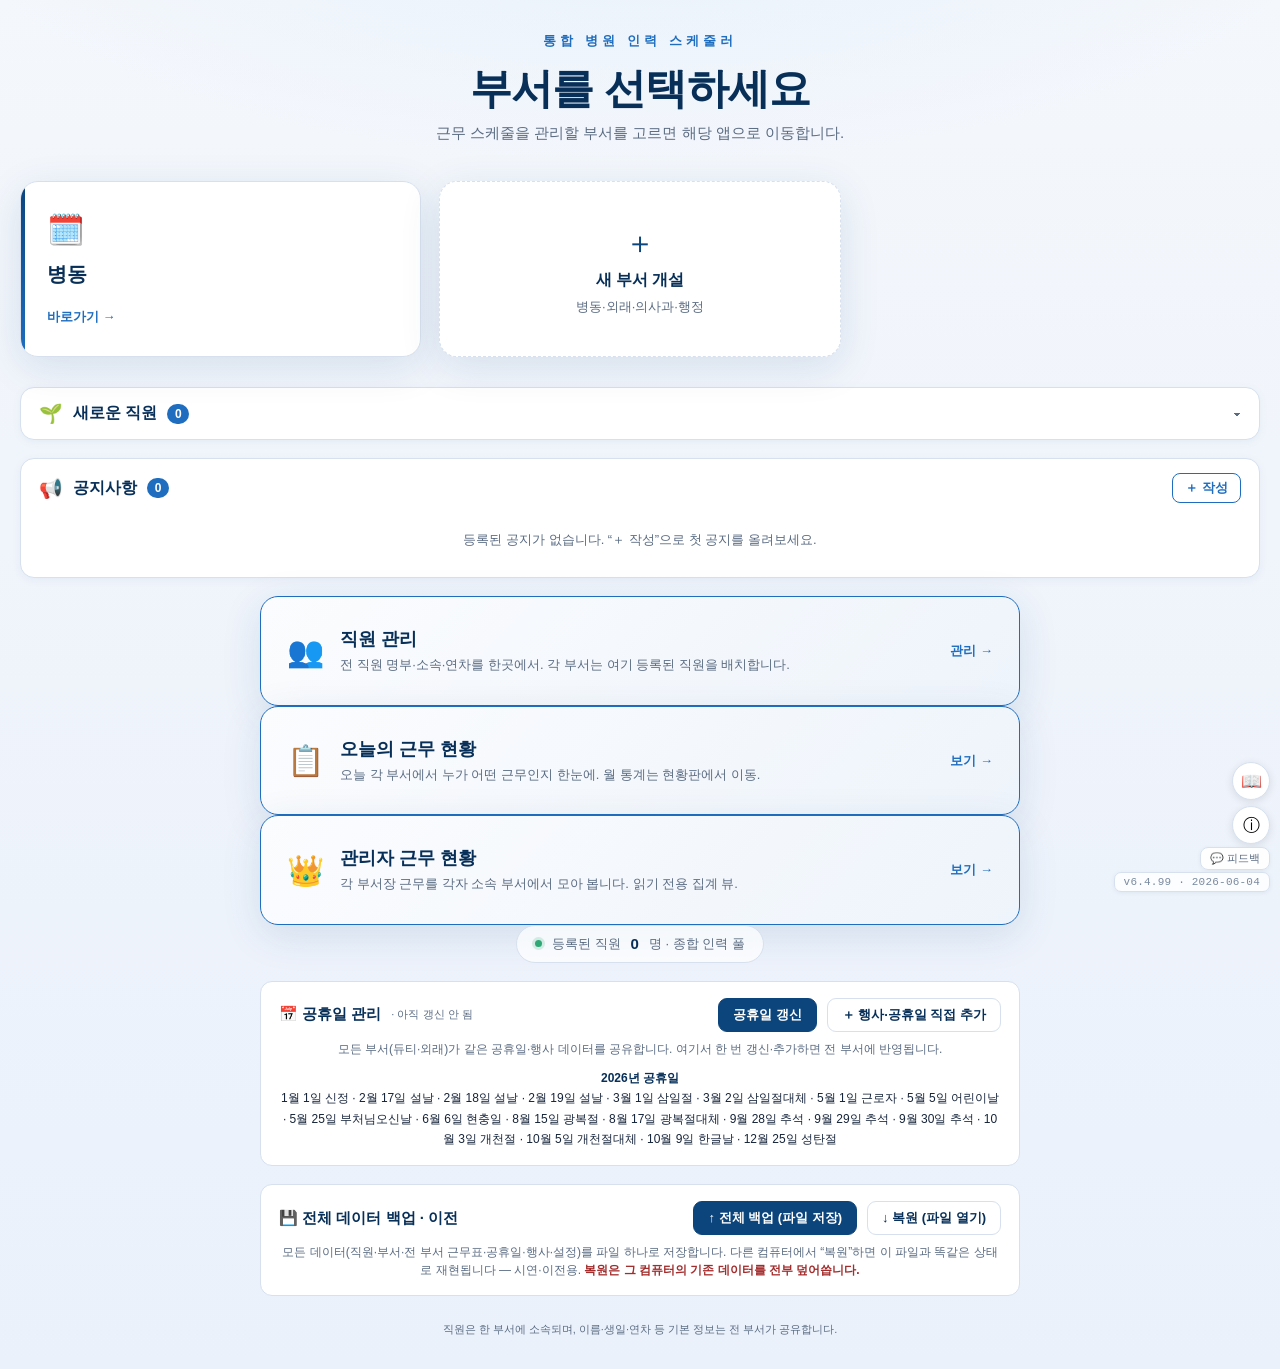
<file: index.html>
<!DOCTYPE html>
<html lang="ko">
<head>
<meta charset="UTF-8">
<meta name="viewport" content="width=device-width, initial-scale=1.0">
<title>통합 병원 인력 스케줄러 — 부서 선택</title>
<!-- 공유 모듈: 사람 풀을 읽어 전체 인원 표시 (풀 분리 동작 확인)
     ★ ward-context.js 는 로드하지 않는다 — 듀티 전용(WARD_ID='duty' + 로드 즉시 듀티 마이그레이션).
       부서 선택 화면은 어느 부서도 아니므로 persons-store(공유 풀)만 필요하다. -->
<script src="./shared/persons-store.js?v=6499"></script>
<script src="./shared/dept-registry.js?v=6499"></script>
<script src="./shared/utils.js?v=6499"></script>
<script src="./shared/calendar-store.js?v=6499"></script>
<script src="./shared/er-roster-store.js?v=6499"></script>
<script src="./shared/notice-store.js?v=6499"></script>
<script src="./calendar/cal-shifts.js?v=6499"></script>
<script src="./shared/manager-view.js?v=6499"></script>
<style>
  :root{
    --navy:#0C447C; --navy-deep:#072F58; --navy-soft:#1E6DBF;
    --crimson:#791F1F; --paper:#F4F7FB; --ink:#16243A; --muted:#5A6B82;
    --line:#D6E0EE; --card:#FFFFFF; --shadow:0 10px 40px rgba(12,68,124,.12);
  }
  *{box-sizing:border-box;margin:0;padding:0}
  body{
    font-family:'Apple SD Gothic Neo','Noto Sans KR',sans-serif;
    background:
      radial-gradient(1200px 500px at 50% -10%, #E6F1FB 0%, transparent 60%),
      linear-gradient(180deg, var(--paper) 0%, #EAF1FB 100%);
    color:var(--ink); min-height:100vh;
    display:flex; flex-direction:column; align-items:center; justify-content:center;
    padding:32px 20px;
  }
  .wrap{width:100%; max-width:1500px; text-align:center}
  /* 헤더 텍스트는 좁게 유지(가독성), 카드 그리드만 넓게 */
  .brand, h1, .sub, .foot{max-width:760px; margin-left:auto; margin-right:auto;}
  /* 패널·인력풀 정보·직원관리 진입 카드는 본문 폭(760px) 유지 — 카드 그리드만 넓힘 */
  .roster, #holidayPanel, #backupPanel, a.card.staff{max-width:760px; margin-left:auto; margin-right:auto;}
  .corner-help{position:fixed;right:10px;bottom:56px;z-index:9998;display:flex;flex-direction:column;gap:6px;}
  .corner-help .chbtn{width:38px;height:38px;border-radius:50%;border:1px solid var(--line);background:#fff;
    font-size:17px;cursor:pointer;box-shadow:0 2px 8px rgba(0,0,0,.1);transition:transform .1s,background .12s;}
  .corner-help .chbtn:hover{background:var(--navy-bg,#eef4fc);transform:translateY(-1px);}
  .help-pop{position:fixed;right:56px;bottom:56px;z-index:9999;width:min(380px,86vw);max-height:70vh;overflow-y:auto;
    background:#fff;border:1px solid var(--line);border-radius:14px;box-shadow:0 16px 50px rgba(0,0,0,.22);
    display:none;text-align:left;}
  .help-pop.open{display:block;}
  .help-pop .hp-head{display:flex;align-items:center;justify-content:space-between;padding:13px 16px;
    font-size:14px;font-weight:800;color:var(--navy-deep);border-bottom:1px solid var(--line);position:sticky;top:0;background:#fff;}
  .help-pop .hp-head button{border:0;background:none;font-size:15px;cursor:pointer;color:var(--muted);}
  .help-pop .hp-body{padding:12px 16px 16px;font-size:13px;line-height:1.65;color:var(--text2);}
  .help-pop .hp-body p{margin:0 0 9px;} .help-pop .hp-body b{color:var(--navy-deep);}
  .help-pop .hp-body p.warn{background:#FCEFEF;border-left:3px solid #C0392B;padding:8px 11px;border-radius:6px;color:#7a2222;}
  .help-pop .hp-body p.ok{background:#EAF3DE;border-left:3px solid #4F8A2E;padding:8px 11px;border-radius:6px;color:#2e5214;}
  .brand{
    font-size:13px; letter-spacing:.32em; color:var(--navy-soft);
    font-weight:700; text-transform:uppercase; margin-bottom:14px;
    opacity:0; animation:rise .6s .05s forwards;
  }
  h1{
    font-size:clamp(28px,5vw,42px); font-weight:800; color:var(--navy-deep);
    letter-spacing:-.02em; line-height:1.2; margin-bottom:10px;
    opacity:0; animation:rise .6s .15s forwards;
  }
  .sub{
    font-size:15px; color:var(--muted); margin-bottom:38px;
    opacity:0; animation:rise .6s .25s forwards;
  }
  .cards{display:grid; grid-template-columns:repeat(auto-fill, minmax(300px, 1fr)); gap:18px; margin-bottom:30px}
  @media(max-width:340px){ .cards{grid-template-columns:1fr} }
  .card{
    background:var(--card); border:1px solid var(--line); border-radius:18px;
    padding:30px 26px; text-align:left; box-shadow:var(--shadow);
    text-decoration:none; color:inherit; position:relative; overflow:hidden;
    transition:transform .22s cubic-bezier(.2,.8,.2,1), box-shadow .22s, border-color .22s;
    opacity:0; animation:rise .6s forwards;
  }
  .card:nth-child(1){animation-delay:.35s}
  .card:nth-child(2){animation-delay:.45s}
  .card.live:hover{transform:translateY(-6px); box-shadow:0 18px 50px rgba(12,68,124,.2); border-color:var(--navy-soft)}
  .card .ico{font-size:30px; margin-bottom:14px; display:block}
  .card h2{font-size:20px; font-weight:800; color:var(--navy-deep); margin-bottom:6px}
  .todayros{margin:6px 0 10px;font-size:12px;line-height:1.5;}
  .todayros.empty{color:var(--muted);font-size:11.5px;}
  .todayros .trow{display:flex;gap:6px;align-items:flex-start;margin-bottom:3px;}
  .todayros .tcode{flex:none;display:inline-flex;align-items:center;justify-content:center;min-width:20px;height:18px;border-radius:5px;font-size:10px;font-weight:700;padding:0 4px;white-space:nowrap;}
  .todayros .tcode.D{background:#E9F1FB;color:#0C447C;}
  .todayros .tcode.E{background:#FBF0E3;color:#9A5B16;}
  .todayros .tcode.N{background:#ECE7FA;color:#5B44C8;}
  .todayros .tcode.work{background:#E6F4EC;color:#1A7A47;}
  .todayros .tcode.off{background:#EEF0F3;color:#7A8694;}
  .todayros .trow.off{opacity:.72;}
  .todayros .tnames{color:var(--text2);word-break:keep-all;}
  .card p{font-size:13px; color:var(--muted); line-height:1.5}
  .card .accent{position:absolute; top:0; left:0; width:4px; height:100%}
  .card.duty .accent{background:linear-gradient(var(--navy),var(--navy-soft))}
  .card.cal .accent{background:linear-gradient(var(--navy-soft),#3FA0E6)}
  .card.cal.live:hover{transform:translateY(-6px); box-shadow:0 18px 50px rgba(12,68,124,.2); border-color:var(--navy-soft)}
  /* 직원 관리 카드 (가로형, 부서 카드와 구분) */
  .card.staff{display:flex; align-items:center; gap:16px; text-decoration:none;
    background:linear-gradient(135deg,#fbfcfe,#eef4fb); border-color:var(--navy-soft);}
  .card.staff .ico{font-size:30px; margin:0;}
  .card.staff .staff-txt{flex:1;}
  .card.staff h2{font-size:18px; margin-bottom:4px;}
  .card.staff .go{margin-top:0; white-space:nowrap;}
  .card.staff.live:hover{transform:translateY(-4px); box-shadow:0 14px 40px rgba(12,68,124,.18);}
  .card.soon{opacity:.62; cursor:not-allowed}
  .card.soon .badge{
    display:inline-block; margin-top:12px; font-size:11px; font-weight:700;
    color:var(--muted); background:#EEF2F8; border:1px solid var(--line);
    padding:3px 10px; border-radius:20px; letter-spacing:.04em;
  }
  .card .go{
    margin-top:14px; font-size:13px; font-weight:700; color:var(--navy-soft);
    display:inline-flex; align-items:center; gap:6px;
  }
  .card.live:hover .go{gap:10px}
  .roster{
    display:inline-flex; align-items:center; gap:10px; font-size:13px;
    color:var(--muted); background:rgba(255,255,255,.7); border:1px solid var(--line);
    padding:9px 18px; border-radius:30px; backdrop-filter:blur(6px);
    opacity:0; animation:rise .6s .6s forwards;
  }
  .roster b{color:var(--navy-deep); font-weight:800; font-size:15px}
  .roster .dot{width:7px;height:7px;border-radius:50%;background:#2EA875;box-shadow:0 0 0 3px rgba(46,168,117,.18)}
  .foot{margin-top:26px; font-size:11px; color:var(--muted); opacity:0; animation:rise .6s .7s forwards}
  @keyframes rise{from{opacity:0;transform:translateY(14px)}to{opacity:1;transform:translateY(0)}}

  /* 하단 패널 (새로운 직원 · 공지사항) */
  .panel{background:#fff;border:1px solid var(--line);border-radius:14px;margin-bottom:18px;overflow:hidden;
       box-shadow:0 2px 10px rgba(12,68,124,.05);}
  .panelhd{display:flex;align-items:center;gap:10px;padding:14px 18px;cursor:pointer;user-select:none;list-style:none;}
  .panelhd.static{cursor:default;}
  .panelhd::-webkit-details-marker{display:none;}
  .panelhd .phicon{font-size:19px;}
  .panelhd .phtitle{font-weight:800;color:var(--navy-deep);font-size:16px;}
  .panelhd .phcount{background:var(--navy-soft);color:#fff;font-size:12px;font-weight:700;border-radius:999px;
       min-width:22px;height:20px;display:inline-flex;align-items:center;justify-content:center;padding:0 7px;}
  .panelhd .phcaret{margin-left:auto;color:var(--muted);transition:transform .2s;}
  details[open] .panelhd .phcaret{transform:rotate(180deg);}
  .panelhd .noticeAdd{margin-left:auto;border:1px solid var(--navy-soft);background:#fff;color:var(--navy-soft);
       border-radius:8px;padding:5px 12px;font-size:13px;font-weight:700;cursor:pointer;font-family:inherit;}
  .panelhd .noticeAdd:hover{background:var(--navy-soft);color:#fff;}
  .panelbody{padding:4px 18px 18px;}
  details.panel:not([open]) .panelbody{display:none;}

  /* 새 직원 카드 그리드 */
  .nsgrid{display:grid;grid-template-columns:repeat(auto-fill,minmax(220px,1fr));gap:12px;}
  .nscard{display:flex;align-items:center;gap:11px;padding:11px 13px;border:1px solid var(--line);
       border-radius:11px;background:linear-gradient(180deg,#F4FAF6,#fff);}
  .nscard .av{width:40px;height:40px;border-radius:50%;flex:0 0 auto;overflow:hidden;background:#D9EFE3;
       color:#1A7A47;font-weight:800;display:inline-flex;align-items:center;justify-content:center;font-size:15px;}
  .nscard .av img{width:100%;height:100%;object-fit:cover;}
  .nscard .nm{font-weight:800;color:var(--navy-deep);font-size:15px;}
  .nscard .meta{font-size:12px;color:var(--muted);margin-top:2px;}
  .nscard .badge-new{font-size:10px;font-weight:800;color:#fff;background:#2EA875;border-radius:999px;padding:1px 7px;margin-left:6px;}
  .panel .empty{color:var(--muted);font-size:13px;padding:10px 2px;}

  /* 공지 목록 */
  .nlist{display:flex;flex-direction:column;gap:10px;}
  .nitem{border:1px solid var(--line);border-radius:11px;padding:12px 14px;position:relative;}
  .nitem.pinned{border-color:#E2B33C;background:#FFFBF0;}
  .nitem .ntop{display:flex;align-items:center;gap:8px;margin-bottom:4px;}
  .nitem .ntitle{font-weight:800;color:var(--navy-deep);font-size:15px;}
  .nitem .npin{font-size:11px;color:#B8860B;font-weight:700;}
  .nitem .nbody{font-size:13.5px;color:#3A4654;line-height:1.6;white-space:pre-wrap;word-break:break-word;}
  .nitem .nmeta{font-size:11.5px;color:var(--muted);margin-top:6px;}
  .nitem .nacts{position:absolute;top:10px;right:12px;display:flex;gap:6px;}
  .nitem .nacts button{border:0;background:transparent;color:var(--muted);cursor:pointer;font-size:12px;
       padding:2px 6px;border-radius:6px;font-family:inherit;}
  .nitem .nacts button:hover{background:#EEF0F3;color:var(--navy-deep);}
</style>
</head>
<body>
  <div class="wrap">
    <div class="brand">통합 병원 인력 스케줄러</div>
    <h1>부서를 선택하세요</h1>
    <p class="sub">근무 스케줄을 관리할 부서를 고르면 해당 앱으로 이동합니다.</p>

    <div class="cards">
      <!-- 듀티(병동) — 레지스트리 kind=duty 동적 렌더. 없으면 기본 듀티 카드 -->
      <div id="dutyCards" style="display:contents"></div>
      <!-- M5c: 외래(비교대) 부서 — 레지스트리 기반 동적 렌더 -->
      <div id="calCards" style="display:contents"></div>
      <!-- M6: 의사과(doctor) 부서 — 레지스트리 kind=doctor 동적 렌더 -->
      <div id="doctorCards" style="display:contents"></div>
      <!-- 행정·기타(admin) 부서 — 레지스트리 kind=admin 동적 렌더. 화면은 외래 calendar 공유 -->
      <div id="adminCards" style="display:contents"></div>
      <!-- 통합 개설 카드 (항상 가장 뒤) -->
      <a class="card cal live" id="newDeptCardUnified" href="#"
        style="display:flex;flex-direction:column;align-items:center;justify-content:center;
        border-style:dashed;color:var(--navy);min-height:120px;">
        <span class="ico" style="margin-bottom:6px">＋</span>
        <h2 style="font-size:16px">새 부서 개설</h2>
        <p style="text-align:center">병동·외래·의사과·행정</p>
      </a>
    </div>

    <!-- 새로운 직원 (최근 한 달 내 입사) — 평소 접힘, 클릭 시 펼침 -->
    <details class="panel" id="newStaffPanel">
      <summary class="panelhd">
        <span class="phicon">🌱</span>
        <span class="phtitle">새로운 직원</span>
        <span class="phcount" id="newStaffCount">0</span>
        <span class="phcaret">▾</span>
      </summary>
      <div class="panelbody" id="newStaffBody"></div>
    </details>

    <!-- 공지사항 -->
    <section class="panel open" id="noticePanel">
      <div class="panelhd static">
        <span class="phicon">📢</span>
        <span class="phtitle">공지사항</span>
        <span class="phcount" id="noticeCount">0</span>
        <button class="noticeAdd" id="noticeAddBtn" title="공지 작성">＋ 작성</button>
      </div>
      <div class="panelbody" id="noticeBody"></div>
    </section>

    <!-- 개설 계열 선택 서브메뉴 -->
    <dialog id="newKindMenu" style="border:0;border-radius:16px;padding:0;max-width:340px;width:90%;box-shadow:0 24px 60px rgba(0,0,0,.25);">
      <div style="padding:22px;">
        <h3 style="margin:0 0 6px;font-size:18px;color:var(--navy-deep);font-weight:800;">어떤 부서를 개설할까요?</h3>
        <p style="margin:0 0 16px;font-size:13px;color:var(--muted);line-height:1.5;">개설할 부서 계열을 고르세요.</p>
        <div style="display:flex;flex-direction:column;gap:8px;">
          <button type="button" class="kindmenu-opt" data-k="duty" style="display:flex;align-items:center;gap:10px;padding:12px 14px;border:1.5px solid var(--line);background:#fff;border-radius:10px;font-size:15px;cursor:pointer;text-align:left;">
            <span style="font-size:20px">🏥</span><span><b>병동</b> <span style="color:var(--muted);font-size:13px">— D·E·N 3교대 듀티</span></span></button>
          <button type="button" class="kindmenu-opt" data-k="outpatient" style="display:flex;align-items:center;gap:10px;padding:12px 14px;border:1.5px solid var(--line);background:#fff;border-radius:10px;font-size:15px;cursor:pointer;text-align:left;">
            <span style="font-size:20px">🔄</span><span><b>외래</b> <span style="color:var(--muted);font-size:13px">— 오전·오후 비교대</span></span></button>
          <button type="button" class="kindmenu-opt" data-k="doctor" style="display:flex;align-items:center;gap:10px;padding:12px 14px;border:1.5px solid var(--line);background:#fff;border-radius:10px;font-size:15px;cursor:pointer;text-align:left;">
            <span style="font-size:20px">🩺</span><span><b>의사과</b> <span style="color:var(--muted);font-size:13px">— 내과계·정형·응급의학과 등</span></span></button>
          <button type="button" class="kindmenu-opt" data-k="admin" style="display:flex;align-items:center;gap:10px;padding:12px 14px;border:1.5px solid var(--line);background:#fff;border-radius:10px;font-size:15px;cursor:pointer;text-align:left;">
            <span style="font-size:20px">🗂️</span><span><b>행정·기타</b> <span style="color:var(--muted);font-size:13px">— 원무·총무 등 일반 부서</span></span></button>
        </div>
        <div style="display:flex;justify-content:flex-end;margin-top:14px;">
          <button id="newKindCancel" style="padding:9px 16px;border:1px solid var(--line);background:#fff;border-radius:9px;font-size:14px;cursor:pointer;">취소</button>
        </div>
      </div>
    </dialog>

    <dialog id="newDeptDlg" style="border:0;border-radius:16px;padding:0;max-width:380px;width:90%;box-shadow:0 24px 60px rgba(0,0,0,.25);">
      <div style="padding:24px;">
        <h3 style="margin:0 0 6px;font-size:18px;color:var(--navy-deep);font-weight:800;">새 부서 개설</h3>
        <p style="margin:0 0 16px;font-size:13px;color:var(--muted);line-height:1.5;">예: 외과계 외래, 내과계 외래, 주사실, 의사팀, 행정팀. 개설 후 직원관리에서 인원을 이 부서로 배치합니다.</p>
        <label style="display:block;font-size:12px;color:var(--muted);margin-bottom:5px;font-weight:600;">부서 계열</label>
        <div id="newDeptKind" style="display:flex;gap:6px;margin-bottom:12px;">
          <button type="button" class="kindopt" data-k="duty" style="flex:1;padding:8px;border:1.5px solid var(--line);background:#fff;color:var(--text);border-radius:8px;font-size:13px;cursor:pointer;">병동</button>
          <button type="button" class="kindopt on" data-k="outpatient" style="flex:1;padding:8px;border:1.5px solid var(--navy);background:var(--navy);color:#fff;border-radius:8px;font-size:13px;cursor:pointer;">외래</button>
          <button type="button" class="kindopt" data-k="doctor" style="flex:1;padding:8px;border:1.5px solid var(--line);background:#fff;color:var(--text);border-radius:8px;font-size:13px;cursor:pointer;">의사</button>
          <button type="button" class="kindopt" data-k="admin" style="flex:1;padding:8px;border:1.5px solid var(--line);background:#fff;color:var(--text);border-radius:8px;font-size:13px;cursor:pointer;">행정</button>
        </div>
        <input id="newDeptName" type="text" placeholder="부서 이름" maxlength="20"
          style="width:100%;padding:10px;border:1px solid var(--line);border-radius:9px;font-size:14px;margin-bottom:14px;box-sizing:border-box;">
        <div style="display:flex;gap:8px;justify-content:flex-end;">
          <button id="newDeptCancel" style="padding:9px 16px;border:1px solid var(--line);background:#fff;border-radius:9px;font-size:14px;cursor:pointer;">취소</button>
          <button id="newDeptOk" style="padding:9px 18px;border:0;background:var(--navy);color:#fff;border-radius:9px;font-size:14px;font-weight:600;cursor:pointer;">개설</button>
        </div>
      </div>
    </dialog>

    <dialog id="deptManageDlg" style="border:0;border-radius:16px;padding:0;max-width:400px;width:90%;box-shadow:0 24px 60px rgba(0,0,0,.25);">
      <div style="padding:24px;">
        <h3 style="margin:0 0 16px;font-size:18px;color:var(--navy-deep);font-weight:800;">부서 관리 <span id="dmName" style="color:var(--navy);"></span></h3>
        <label style="display:block;font-size:12px;color:var(--muted);margin-bottom:5px;font-weight:600;">부서 이름 변경</label>
        <div style="display:flex;gap:8px;margin-bottom:18px;">
          <input id="dmRenameInput" type="text" maxlength="20"
            style="flex:1;padding:9px;border:1px solid var(--line);border-radius:9px;font-size:14px;box-sizing:border-box;">
          <button id="dmRenameBtn" style="padding:9px 14px;border:0;background:var(--navy);color:#fff;border-radius:9px;font-size:13px;font-weight:600;cursor:pointer;white-space:nowrap;">변경</button>
        </div>
        <div style="border-top:1px solid var(--line);padding-top:16px;">
          <label style="display:block;font-size:12px;color:#C0392B;margin-bottom:5px;font-weight:600;">부서 삭제</label>
          <p style="margin:0 0 10px;font-size:12px;color:var(--muted);line-height:1.5;">이 부서의 근무표가 모두 삭제되고, 소속 인원은 부서에서 빠집니다. (직원 자체는 직원관리에 남습니다.)</p>
          <button id="dmDeleteBtn" style="padding:8px 14px;border:1px solid #C0392B;background:#fff;color:#C0392B;border-radius:9px;font-size:13px;font-weight:600;cursor:pointer;">이 부서 삭제</button>
        </div>
        <div style="display:flex;justify-content:flex-end;margin-top:18px;">
          <button id="dmClose" style="padding:9px 16px;border:1px solid var(--line);background:#fff;border-radius:9px;font-size:14px;cursor:pointer;">닫기</button>
        </div>
      </div>
    </dialog>

    <a class="card staff live" href="./staff/index.html">
      <span class="ico">👥</span>
      <div class="staff-txt">
        <h2>직원 관리</h2>
        <p>전 직원 명부·소속·연차를 한곳에서. 각 부서는 여기 등록된 직원을 배치합니다.</p>
      </div>
      <span class="go">관리 →</span>
    </a>

    <a class="card staff live" href="./overview/index.html">
      <span class="ico">📋</span>
      <div class="staff-txt">
        <h2>오늘의 근무 현황</h2>
        <p>오늘 각 부서에서 누가 어떤 근무인지 한눈에. 월 통계는 현황판에서 이동.</p>
      </div>
      <span class="go">보기 →</span>
    </a>

    <a class="card staff live" href="./manager/index.html">
      <span class="ico">👑</span>
      <div class="staff-txt">
        <h2>관리자 근무 현황</h2>
        <p>각 부서장 근무를 각자 소속 부서에서 모아 봅니다. 읽기 전용 집계 뷰.</p>
      </div>
      <span class="go">보기 →</span>
    </a>

    <div class="roster">
      <span class="dot"></span>
      등록된 직원 <b id="personCount">—</b>명 · 종합 인력 풀
    </div>

    <!-- ⑤ 공휴일 중앙 관리 — 듀티·외래 공용 데이터 -->
    <div id="holidayPanel" style="margin-top:18px;padding:16px 18px;border:1px solid var(--line);border-radius:12px;background:#fff;">
      <div style="display:flex;align-items:center;gap:10px;flex-wrap:wrap;">
        <span style="font-size:15px;font-weight:700;color:var(--navy-deep);">📅 공휴일 관리</span>
        <span id="holUpd" style="font-size:11px;color:var(--muted);"></span>
        <button id="holRefresh" style="margin-left:auto;padding:7px 14px;border:1px solid var(--navy);background:var(--navy);color:#fff;border-radius:9px;font-size:13px;font-weight:600;cursor:pointer;">공휴일 갱신</button>
        <button id="evtToggle" style="padding:7px 14px;border:1px solid var(--line);background:#fff;color:var(--navy-deep);border-radius:9px;font-size:13px;font-weight:600;cursor:pointer;">＋ 행사·공휴일 직접 추가</button>
      </div>
      <p style="margin:8px 0 0;font-size:12px;color:var(--muted);line-height:1.5;">
        모든 부서(듀티·외래)가 같은 공휴일·행사 데이터를 공유합니다. 여기서 한 번 갱신·추가하면 전 부서에 반영됩니다.
      </p>
      <!-- 이벤트/수동공휴일 추가 영역 (토글) -->
      <div id="evtBox" style="display:none;margin-top:12px;padding:12px;border:1px dashed var(--line);border-radius:10px;background:#fafcff;">
        <div style="display:flex;gap:8px;flex-wrap:wrap;align-items:flex-end;">
          <label style="font-size:11px;color:var(--muted);font-weight:600;">날짜<br>
            <input id="evtDate" type="date" style="margin-top:3px;padding:6px;border:1px solid var(--line);border-radius:7px;font-size:13px;"></label>
          <label style="font-size:11px;color:var(--muted);font-weight:600;flex:1;min-width:140px;">이름<br>
            <input id="evtName" type="text" maxlength="30" placeholder="예: 병원 창립기념일" style="margin-top:3px;width:100%;padding:6px;border:1px solid var(--line);border-radius:7px;font-size:13px;box-sizing:border-box;"></label>
          <label style="font-size:11px;color:var(--muted);font-weight:600;">종류<br>
            <select id="evtType" style="margin-top:3px;padding:6px;border:1px solid var(--line);border-radius:7px;font-size:13px;">
              <option value="event">행사(표시만)</option>
              <option value="holiday">공휴일(근무 제외)</option>
            </select></label>
          <button id="evtAdd" style="padding:7px 14px;border:0;background:var(--navy);color:#fff;border-radius:8px;font-size:13px;font-weight:600;cursor:pointer;">추가</button>
        </div>
        <p style="margin:8px 0 0;font-size:11px;color:var(--muted);line-height:1.5;">
          “행사”는 달력에 표시만 됩니다. “공휴일”은 근무 자동배치에서 제외됩니다(공휴일 갱신이 안 될 때 직접 지정용).
        </p>
        <div id="evtList" style="margin-top:10px;font-size:12px;"></div>
      </div>
      <div id="holList" style="margin-top:10px;font-size:12px;color:var(--text2);line-height:1.7;"></div>
    </div>

    <div id="backupPanel" style="margin-top:18px;padding:16px 18px;border:1px solid var(--line);border-radius:12px;background:#fff;">
      <div style="display:flex;align-items:center;gap:10px;flex-wrap:wrap;">
        <span style="font-size:15px;font-weight:700;color:var(--navy-deep);">💾 전체 데이터 백업 · 이전</span>
        <button id="btnFullBackup" style="margin-left:auto;padding:7px 14px;border:1px solid var(--navy);background:var(--navy);color:#fff;border-radius:9px;font-size:13px;font-weight:600;cursor:pointer;">↑ 전체 백업 (파일 저장)</button>
        <button id="btnFullRestore" style="padding:7px 14px;border:1px solid var(--line);background:#fff;color:var(--navy-deep);border-radius:9px;font-size:13px;font-weight:600;cursor:pointer;">↓ 복원 (파일 열기)</button>
        <input type="file" id="fullRestoreFile" accept="application/json,.json" style="display:none;">
      </div>
      <p style="margin:8px 0 0;font-size:12px;color:var(--muted);line-height:1.5;">
        모든 데이터(직원·부서·전 부서 근무표·공휴일·행사·설정)를 파일 하나로 저장합니다.
        다른 컴퓨터에서 “복원”하면 이 파일과 똑같은 상태로 재현됩니다 — 시연·이전용.
        <b style="color:var(--warn-d,#A32D2D)">복원은 그 컴퓨터의 기존 데이터를 전부 덮어씁니다.</b>
      </p>
    </div>

    <p class="foot">직원은 한 부서에 소속되며, 이름·생일·연차 등 기본 정보는 전 부서가 공유합니다.</p>
  </div>

  <!-- 코너 아이콘 버튼 + 팝업 (사용 가이드 / 정보·면책) -->
  <div class="corner-help">
    <button type="button" class="chbtn" onclick="toggleHelpPop('guidePop')" title="사용 가이드">📖</button>
    <button type="button" class="chbtn" onclick="toggleHelpPop('infoPop')" title="정보·면책·데이터 처리">ⓘ</button>
  </div>
  <div class="help-pop" id="guidePop">
    <div class="hp-head">📖 사용 가이드 <button onclick="toggleHelpPop('guidePop')">✕</button></div>
    <div class="hp-body">
      <p><b>이 프로그램은?</b> 병동 듀티(D·E·N·O 3교대)와 외래(오전·오후) 근무표를 한곳에서 관리합니다. 모든 직원은 <b>직원관리</b>에 한 번만 등록하고 각 부서로 배치합니다.</p>
      <p><b>① 직원 등록</b> — <b>직원관리</b>에서 직원 등록(이름·생일·연차·사진). 한 직원은 한 부서 소속, 기본 정보는 전 부서 공유.</p>
      <p><b>② 부서 선택</b> — 위 카드에서 병동·외래 선택. 새 외래는 “＋ 새 외래 부서 개설”.</p>
      <p><b>③ 근무표 작성</b> — 병동은 자동배치·규칙 3교대, 외래는 붓으로 칠하거나 자동배치(평일 근무·토요일 오전).</p>
      <p><b>④ 한눈에 보기</b> — <b>오늘 현황판</b>=그날 근무자, <b>월 통계</b>=부서별 인원·근무일·연차.</p>
      <p><b>⑤ 공휴일·행사</b> — “공휴일 관리”에서 갱신·추가하면 전 부서 반영.</p>
      <p><b>⑥ 시연·이전</b> — “전체 백업”으로 파일 저장 후 다른 PC에서 “복원”.</p>
    </div>
  </div>
  <div class="help-pop" id="infoPop">
    <div class="hp-head">ⓘ 정보·면책·데이터 처리 <button onclick="toggleHelpPop('infoPop')">✕</button></div>
    <div class="hp-body">
      <p><b>간호사 근무표 자동 배치 도구</b> — 브라우저 단독 실행, 서버 불필요.</p>
      <p class="warn"><b>⚠️ 면책 조항</b> — 데모·실험 목적. 실제 의료 현장에서의 안전성·정확성·법적 요건(근로기준법·의료법 등)은 검증되지 않았으며, 사용 결과에 제작자는 책임지지 않습니다. 운영 전 자체 검증·법규 확인 필요.</p>
      <p class="ok"><b>🔒 데이터 처리</b> — 모든 데이터는 브라우저(localStorage)에만 저장되며 외부 전송 없음. 같은 URL을 타인이 접속해도 본인 데이터는 공유되지 않음.</p>
      <p class="warn"><b>⚠️ 공용 PC</b> — 같은 계정·브라우저를 여러 명이 쓰면 데이터가 보일 수 있음. 별도 프로필·백업 후 삭제·시크릿 모드 권장.</p>
    </div>
  </div>

<script>
  // 오늘 그 부서 근무 현황 (카드 안). 근무 형태별로 나열하고, off/휴가/연차 등 비근무는 묶어서 표시.
  //   듀티=D/E/N + 비근무(O/연차/휴가…) / 외래=근무·반차 등 + 비근무 / 의사=D콜·N콜·내시경·협진 + 휴진.
  function _todayRosterHtml(deptId){
    if(!window.ManagerView || !ManagerView.dailyRoster) return '';
    var now=new Date();
    var r;
    try{ r=ManagerView.dailyRoster(now.getFullYear(), now.getMonth(), now.getDate()); }catch(_){ return ''; }
    var bucket = r && r.byDept && r.byDept[deptId];
    if(!bucket) return '<div class="todayros empty">오늘 근무 정보 없음</div>';
    var groups = bucket.groups || {};
    var kind = bucket.kind;
    var rows=[];
    var offNames=[];

    if(kind==='duty'){
      // 근무: D/E/N 순서 고정. 비근무: 나머지(O·연차·휴가 등) 묶음.
      ['D','E','N'].forEach(function(code){
        var names=(groups[code]||[]);
        if(names.length) rows.push('<div class="trow"><span class="tcode '+code+'">'+code+'</span><span class="tnames">'+escapeHtml(names.join(', '))+'</span></div>');
      });
      Object.keys(groups).forEach(function(k){
        if(k==='D'||k==='E'||k==='N') return;
        (groups[k]||[]).forEach(function(nm){ offNames.push(nm); });
      });
      // 듀티는 종일 단위 — 휴무 한 묶음
      if(offNames.length){
        rows.push('<div class="trow off"><span class="tcode off">휴무</span><span class="tnames">'+escapeHtml(offNames.join(', '))+'</span></div>');
      }
    } else {
      // 외래·의사·행정: 슬롯 단위 분류 (manager-view). 오전/오후 중 하나라도 근무면 근무로 잡힘.
      //   종일근무 / 오전근무(오후휴무) / 오후근무(오전휴무) / 종일휴무 로 표시.
      var workFull=bucket.workFull||[], workAm=bucket.workAm||[], workPm=bucket.workPm||[], offFull=bucket.offFull||[];
      if(workFull.length) rows.push('<div class="trow"><span class="tcode work">근무</span><span class="tnames">'+escapeHtml(workFull.join(', '))+'</span></div>');
      if(workAm.length)   rows.push('<div class="trow"><span class="tcode work">오전근무</span><span class="tnames">'+escapeHtml(workAm.join(', '))+'</span></div>');
      if(workPm.length)   rows.push('<div class="trow"><span class="tcode work">오후근무</span><span class="tnames">'+escapeHtml(workPm.join(', '))+'</span></div>');
      if(offFull.length)  rows.push('<div class="trow off"><span class="tcode off">휴무</span><span class="tnames">'+escapeHtml(offFull.join(', '))+'</span></div>');
    }

    if(!rows.length) return '<div class="todayros empty">오늘 근무 정보 없음</div>';
    return '<div class="todayros">'+rows.join('')+'</div>';
  }

  function renderDutyCards(){
    var box = document.getElementById('dutyCards');
    if(!box) return;
    var wards = (window.DeptRegistry) ? DeptRegistry.listByKind('duty') : [];
    if(!wards.length){
      // 등록된 듀티 병동이 없으면 기본 듀티 카드 1개 (하위호환)
      box.innerHTML = '<a class="card duty live" href="./duty/index.html">'
        + '<span class="accent"></span><span class="ico">🗓️</span>'
        + '<h2>병동</h2>'
        + '<span class="go">바로가기 →</span></a>';
      return;
    }
    box.innerHTML = wards.map(function(wd){
      // 첫 병동(id==='duty')은 ward 파라미터 생략(레거시 키 호환)
      var href = (wd.id==='duty') ? './duty/index.html' : './duty/index.html?ward='+encodeURIComponent(wd.id);
      return '<div class="card duty live" style="position:relative;">'
        + '<button class="deptGear" data-id="'+encodeURIComponent(wd.id)+'" data-name="'+encodeURIComponent(wd.name)+'" '
        +   'title="병동 관리 (이름변경·삭제)" '
        +   'style="position:absolute;top:10px;right:10px;z-index:2;border:0;background:rgba(255,255,255,.85);border-radius:7px;width:28px;height:28px;cursor:pointer;font-size:14px;line-height:1;">⚙</button>'
        + '<a href="'+href+'" style="text-decoration:none;color:inherit;display:block;">'
        + '<span class="accent"></span><span class="ico">🗓️</span>'
        + '<h2>'+escapeHtml(wd.name)+'</h2>'
        + _todayRosterHtml(wd.id)
        + '<span class="go">바로가기 →</span></a></div>';
    }).join('');
  }

  function renderCalCards(){
    var box = document.getElementById('calCards');
    if(!box) return;
    var depts = (window.DeptRegistry) ? DeptRegistry.listByKind('outpatient') : [];
    var html = depts.map(function(d){
      return '<div class="card cal live" style="position:relative;">'
        + '<button class="deptGear" data-id="'+encodeURIComponent(d.id)+'" data-name="'+encodeURIComponent(d.name)+'" '
        +   'title="부서 관리 (이름변경·삭제)" '
        +   'style="position:absolute;top:10px;right:10px;z-index:2;border:0;background:rgba(255,255,255,.85);border-radius:7px;width:28px;height:28px;cursor:pointer;font-size:14px;line-height:1;">⚙</button>'
        + '<a href="./calendar/index.html?dept='+encodeURIComponent(d.id)+'" style="text-decoration:none;color:inherit;display:block;">'
        + '<span class="accent"></span>'
        + '<span class="ico">🔄</span>'
        + '<h2>'+escapeHtml(d.name)+'</h2>'
        + _todayRosterHtml(d.id)
        + '<span class="go">바로가기 →</span>'
        + '</a>'
        + '</div>';
    }).join('');
    box.innerHTML = html;
    // M5c: 부서 관리(⚙) — 이름변경·삭제
    Array.prototype.forEach.call(box.querySelectorAll('.deptGear'), function(btn){
      btn.addEventListener('click', function(e){
        e.preventDefault(); e.stopPropagation();
        openDeptManage(decodeURIComponent(btn.getAttribute('data-id')), decodeURIComponent(btn.getAttribute('data-name')));
      });
    });
  }
  // M6: 의사과(doctor) 부서 카드 — 외래 카드 본뜸. 전용 화면은 doctor/index.html(?dept=).
  //   1단계 현재: 화면 미구현 → 카드는 '준비 중' 표시(클릭 시 안내). 개설/관리는 동작.
  function renderDoctorCards(){
    var box = document.getElementById('doctorCards');
    if(!box) return;
    var erId = (window.ErRosterStore && ErRosterStore.getDeptId) ? ErRosterStore.getDeptId() : '';
    var depts = (window.DeptRegistry) ? DeptRegistry.listByKind('doctor').filter(function(d){ return d.id!==erId; }) : [];
    var html = depts.map(function(d){
      return '<div class="card cal live" style="position:relative;">'
        + '<button class="deptGear" data-id="'+encodeURIComponent(d.id)+'" data-name="'+encodeURIComponent(d.name)+'" '
        +   'title="부서 관리 (이름변경·삭제)" '
        +   'style="position:absolute;top:10px;right:10px;z-index:2;border:0;background:rgba(255,255,255,.85);border-radius:7px;width:28px;height:28px;cursor:pointer;font-size:14px;line-height:1;">⚙</button>'
        + '<a href="./doctor/index.html?dept='+encodeURIComponent(d.id)+'" class="docCardLink" data-name="'+encodeURIComponent(d.name)+'" style="text-decoration:none;color:inherit;display:block;">'
        + '<span class="accent"></span>'
        + '<span class="ico">🩺</span>'
        + '<h2>'+escapeHtml(d.name)+'</h2>'
        + _todayRosterHtml(d.id)
        + '<span class="go">바로가기 →</span>'
        + '</a>'
        + '</div>';
    }).join('');
    // 의사 부서가 있으면 공유 응급실 당직표 진입 카드 (오늘 당직의 표시)
    if(depts.length){
      var erToday = '';
      try{
        if(window.ErRosterStore){
          var now=new Date();
          var nm = ErRosterStore.name(now.getFullYear(), now.getMonth()+1, now.getDate());
          erToday = nm
            ? '<div class="todayros"><div class="trow"><span class="tcode" style="background:#FCEBEA;color:#C0392B">당직</span><span class="tnames">'+escapeHtml(nm)+'</span></div></div>'
            : '<div class="todayros empty">오늘 당직 미지정</div>';
        }
      }catch(_){ erToday = '<div class="todayros empty">전체 공유 · 의사과가 읽어감</div>'; }
      html += '<a class="card cal live" href="./er-duty/index.html" style="text-decoration:none;color:inherit;display:block;position:relative;">'
        + '<span class="accent" style="background:#C0392B"></span>'
        + '<span class="ico">🚑</span>'
        + '<h2>응급실 당직표</h2>'
        + erToday
        + '<span class="go">바로가기 →</span>'
        + '</a>';
    }
    box.innerHTML = html;
    // 의사 부서 관리(⚙)
    Array.prototype.forEach.call(box.querySelectorAll('.deptGear'), function(btn){
      btn.addEventListener('click', function(e){
        e.preventDefault(); e.stopPropagation();
        openDeptManage(decodeURIComponent(btn.getAttribute('data-id')), decodeURIComponent(btn.getAttribute('data-name')));
      });
    });
  }
  // 행정·기타(admin) 부서 카드 — 외래 카드 본뜸. 화면은 외래 calendar/index.html 공유(?dept=).
  function renderAdminCards(){
    var box = document.getElementById('adminCards');
    if(!box) return;
    var depts = (window.DeptRegistry) ? DeptRegistry.listByKind('admin') : [];
    var html = depts.map(function(d){
      return '<div class="card cal live" style="position:relative;">'
        + '<button class="deptGear" data-id="'+encodeURIComponent(d.id)+'" data-name="'+encodeURIComponent(d.name)+'" '
        +   'title="부서 관리 (이름변경·삭제)" '
        +   'style="position:absolute;top:10px;right:10px;z-index:2;border:0;background:rgba(255,255,255,.85);border-radius:7px;width:28px;height:28px;cursor:pointer;font-size:14px;line-height:1;">⚙</button>'
        + '<a href="./calendar/index.html?dept='+encodeURIComponent(d.id)+'" style="text-decoration:none;color:inherit;display:block;">'
        + '<span class="accent"></span>'
        + '<span class="ico">🗂️</span>'
        + '<h2>'+escapeHtml(d.name)+'</h2>'
        + _todayRosterHtml(d.id)
        + '<span class="go">바로가기 →</span>'
        + '</a>'
        + '</div>';
    }).join('');
    box.innerHTML = html;
    Array.prototype.forEach.call(box.querySelectorAll('.deptGear'), function(btn){
      btn.addEventListener('click', function(e){
        e.preventDefault(); e.stopPropagation();
        openDeptManage(decodeURIComponent(btn.getAttribute('data-id')), decodeURIComponent(btn.getAttribute('data-name')));
      });
    });
  }
  function escapeHtml(s){ return String(s||'').replace(/[&<>"']/g,function(c){
    return {'&':'&amp;','<':'&lt;','>':'&gt;','"':'&quot;',"'":'&#39;'}[c]; }); }

  // ── 새로운 직원 (최근 한 달 내 입사) ─────────────────────────
  function _daysSince(dateStr){
    if(!dateStr) return null;
    var t = Date.parse(dateStr);
    if(isNaN(t)) return null;
    return Math.floor((Date.now() - t) / 86400000);
  }
  function renderNewStaff(){
    var body = document.getElementById('newStaffBody');
    var cnt  = document.getElementById('newStaffCount');
    if(!body || !window.PersonsStore){ return; }
    var people = PersonsStore.list().filter(function(p){
      var ds = _daysSince(p.joinDate);
      return ds!=null && ds>=0 && ds<=31;     // 최근 31일 내 입사
    });
    // 입사일 최신순
    people.sort(function(a,b){ return Date.parse(b.joinDate) - Date.parse(a.joinDate); });
    cnt.textContent = people.length;
    if(!people.length){
      body.innerHTML = '<div class="empty">최근 한 달 내 입사한 직원이 없습니다.</div>';
      return;
    }
    body.innerHTML = '<div class="nsgrid">' + people.map(function(p){
      var dept = (window.DeptRegistry && p.membership && DeptRegistry.get(p.membership))
                 ? DeptRegistry.get(p.membership).name : '미배정';
      var ds = _daysSince(p.joinDate);
      var ago = ds===0 ? '오늘' : (ds+'일 전');
      var av = p.photo ? '<img src="'+escapeHtml(p.photo)+'" alt="">' : escapeHtml((p.name||'?').charAt(0));
      return '<div class="nscard">'
        + '<span class="av">'+av+'</span>'
        + '<div><div class="nm">'+escapeHtml(p.name||'?')+'<span class="badge-new">NEW</span></div>'
        + '<div class="meta">'+escapeHtml(dept)+' · '+escapeHtml(p.joinDate)+' ('+ago+')</div></div>'
        + '</div>';
    }).join('') + '</div>';
  }

  // ── 공지사항 ─────────────────────────────────────────────────
  function _fmtDate(ms){
    try{ var d=new Date(ms); return d.getFullYear()+'-'+('0'+(d.getMonth()+1)).slice(-2)+'-'+('0'+d.getDate()).slice(-2); }
    catch(_){ return ''; }
  }
  function renderNotices(){
    var body = document.getElementById('noticeBody');
    var cnt  = document.getElementById('noticeCount');
    if(!body || !window.NoticeStore){ return; }
    var items = NoticeStore.list();
    cnt.textContent = items.length;
    if(!items.length){
      body.innerHTML = '<div class="empty">등록된 공지가 없습니다. “＋ 작성”으로 첫 공지를 올려보세요.</div>';
      return;
    }
    body.innerHTML = '<div class="nlist">' + items.map(function(n){
      return '<div class="nitem'+(n.pinned?' pinned':'')+'" data-id="'+escapeHtml(n.id)+'">'
        + '<div class="nacts">'
        +   '<button class="npinbtn" data-id="'+escapeHtml(n.id)+'">'+(n.pinned?'고정해제':'고정')+'</button>'
        +   '<button class="neditbtn" data-id="'+escapeHtml(n.id)+'">수정</button>'
        +   '<button class="ndelbtn" data-id="'+escapeHtml(n.id)+'">삭제</button>'
        + '</div>'
        + '<div class="ntop">'+(n.pinned?'<span class="npin">📌 고정</span>':'')+'<span class="ntitle">'+escapeHtml(n.title||'(제목 없음)')+'</span></div>'
        + (n.body?'<div class="nbody">'+escapeHtml(n.body)+'</div>':'')
        + '<div class="nmeta">'+_fmtDate(n.createdAt)+(n.updatedAt&&n.updatedAt!==n.createdAt?' (수정됨)':'')+'</div>'
        + '</div>';
    }).join('') + '</div>';
    // 액션 바인딩
    Array.prototype.forEach.call(body.querySelectorAll('.ndelbtn'), function(btn){
      btn.addEventListener('click', function(){
        if(!confirm('이 공지를 삭제할까요?')) return;
        NoticeStore.remove(btn.getAttribute('data-id')); renderNotices();
      });
    });
    Array.prototype.forEach.call(body.querySelectorAll('.npinbtn'), function(btn){
      btn.addEventListener('click', function(){
        var id=btn.getAttribute('data-id');
        var cur=NoticeStore.list().filter(function(x){return x.id===id;})[0];
        if(cur){ NoticeStore.update(id,{pinned:!cur.pinned}); renderNotices(); }
      });
    });
    Array.prototype.forEach.call(body.querySelectorAll('.neditbtn'), function(btn){
      btn.addEventListener('click', function(){
        var id=btn.getAttribute('data-id');
        var cur=NoticeStore.list().filter(function(x){return x.id===id;})[0];
        if(!cur) return;
        var t=prompt('공지 제목', cur.title); if(t===null) return;
        var b2=prompt('공지 내용', cur.body); if(b2===null) return;
        NoticeStore.update(id,{title:t,body:b2}); renderNotices();
      });
    });
  }
  // 공지 작성 버튼
  (function(){
    var addBtn=document.getElementById('noticeAddBtn');
    if(addBtn) addBtn.addEventListener('click', function(){
      var t=prompt('공지 제목'); if(t===null||!t.trim()) return;
      var b2=prompt('공지 내용 (선택)')||'';
      NoticeStore.add({title:t.trim(), body:b2}); renderNotices();
    });
  })();

  (function(){
    var dlg = document.getElementById('newDeptDlg');
    function closeDlg(){ if(dlg.close) dlg.close(); else dlg.removeAttribute('open'); }
    var _newKind = 'outpatient';
    function applyKind(k){
      _newKind = k;
      Array.prototype.forEach.call(document.querySelectorAll('#newDeptKind .kindopt'), function(x){
        var on = (x.getAttribute('data-k')===k);
        x.style.borderColor = on ? 'var(--navy)' : 'var(--line)';
        x.style.background = on ? 'var(--navy)' : '#fff';
        x.style.color = on ? '#fff' : 'var(--text)';
      });
    }
    // 외부(의사 개설카드)에서 다이얼로그 기본 계열을 지정할 수 있게 노출
    window._presetDeptKind = applyKind;
    Array.prototype.forEach.call(document.querySelectorAll('#newDeptKind .kindopt'), function(b){
      b.addEventListener('click', function(){ applyKind(b.getAttribute('data-k')); });
    });
    function createDept(){
      var name = (document.getElementById('newDeptName').value||'').trim();
      if(!name){ document.getElementById('newDeptName').focus(); return; }
      if(window.DeptRegistry){
        var rec = DeptRegistry.create(name, _newKind);
        if(rec){ closeDlg();
          renderDutyCards(); renderCalCards(); renderDoctorCards(); renderAdminCards();
          if(_newKind==='outpatient'){
            location.href = './calendar/index.html?dept='+encodeURIComponent(rec.id);
          } else if(_newKind==='doctor'){
            location.href = './doctor/index.html?dept='+encodeURIComponent(rec.id);
          } else if(_newKind==='duty'){
            location.href = './duty/index.html?ward='+encodeURIComponent(rec.id);
          } else if(_newKind==='admin'){
            location.href = './calendar/index.html?dept='+encodeURIComponent(rec.id);
          } else {
            alert('['+name+'] 부서를 개설했습니다.\n직원관리에서 인원을 이 부서로 배치하세요.');
          }
        }
      }
    }
    document.getElementById('newDeptOk').addEventListener('click', createDept);
    document.getElementById('newDeptCancel').addEventListener('click', closeDlg);
    document.getElementById('newDeptName').addEventListener('keydown', function(e){
      if(e.key==='Enter') createDept();
    });

    // 통합 개설 카드 → 계열 선택 서브메뉴
    var kindMenu = document.getElementById('newKindMenu');
    function openKindMenu(){ if(kindMenu.showModal) kindMenu.showModal(); else kindMenu.setAttribute('open',''); }
    function closeKindMenu(){ if(kindMenu.close) kindMenu.close(); else kindMenu.removeAttribute('open'); }
    var unified = document.getElementById('newDeptCardUnified');
    if(unified) unified.addEventListener('click', function(e){ e.preventDefault(); openKindMenu(); });
    Array.prototype.forEach.call(document.querySelectorAll('#newKindMenu .kindmenu-opt'), function(b){
      b.addEventListener('click', function(){
        var k=b.getAttribute('data-k');
        closeKindMenu();
        document.getElementById('newDeptName').value='';
        if(dlg.showModal) dlg.showModal(); else dlg.setAttribute('open','');
        applyKind(k);
        setTimeout(function(){ document.getElementById('newDeptName').focus(); }, 50);
      });
    });
    document.getElementById('newKindCancel').addEventListener('click', closeKindMenu);
    kindMenu.addEventListener('click', function(e){ if(e.target===kindMenu) closeKindMenu(); });

    renderDutyCards();
    renderCalCards();
    renderDoctorCards();
    renderAdminCards();
    renderNewStaff();
    renderNotices();
  })();

  // M5c: 부서 관리 — 이름변경 + 삭제(데이터·소속 정리)
  var _dmId = null;
  function openDeptManage(id, name){
    _dmId = id;
    document.getElementById('dmName').textContent = name;
    document.getElementById('dmRenameInput').value = name;
    var dlg = document.getElementById('deptManageDlg');
    if(dlg.showModal) dlg.showModal(); else dlg.setAttribute('open','');
  }
  (function(){
    var dlg = document.getElementById('deptManageDlg');
    function close(){ if(dlg.close) dlg.close(); else dlg.removeAttribute('open'); }
    document.getElementById('dmClose').addEventListener('click', close);
    document.getElementById('dmRenameBtn').addEventListener('click', function(){
      var nm = (document.getElementById('dmRenameInput').value||'').trim();
      if(!nm || !_dmId) return;
      if(window.DeptRegistry && DeptRegistry.rename(_dmId, nm)){ renderDutyCards(); renderCalCards(); renderDoctorCards(); renderAdminCards(); close(); }
    });
    document.getElementById('dmDeleteBtn').addEventListener('click', function(){
      if(!_dmId) return;
      var nm = document.getElementById('dmName').textContent;
      if(!confirm('['+nm+'] 부서를 삭제합니다.\n\n· 이 부서 근무표가 모두 삭제됩니다.\n· 소속 인원은 부서에서 빠집니다(직원은 직원관리에 유지).\n\n계속할까요?')) return;
      deleteDept(_dmId);
      renderDutyCards(); renderCalCards(); renderDoctorCards(); renderAdminCards(); close();
    });
  })();

  // 부서 삭제: 레지스트리 + 근무데이터(cal_sched_<id>) + 소속 인원 분리
  function deleteDept(id){
    // 1) 소속 인원 분리 — membership 해제 + deptAttrs[id] 비활성
    if(window.PersonsStore){
      var members = PersonsStore.listByDept ? PersonsStore.listByDept(id) : [];
      members.forEach(function(p){
        // 이 부서가 주 소속이면 소속 해제
        var rec = PersonsStore.get(p.personId);
        if(rec){
          if(rec.membership === id && PersonsStore.setMembership) PersonsStore.setMembership(p.personId, null);
          // deptAttrs 비활성 (이력 보존)
          if(PersonsStore.setDeptAttrs) PersonsStore.setDeptAttrs(p.personId, id, { active:false });
        }
      });
    }
    // 2) 근무 데이터 삭제 (외래 cal_sched_*, 의사 doc_sched_*)
    try{ localStorage.removeItem('cal_sched_'+id); }catch(_){}
    try{ localStorage.removeItem('doc_sched_'+id); }catch(_){}
    // 3) 레지스트리에서 제거
    if(window.DeptRegistry) DeptRegistry.remove(id);
  }

  // 공유 사람 풀에서 전체 인원 수 읽기 — 풀 분리가 실제로 동작함을 보여주는 지표.
  (function(){
    try {
      var n = (window.PersonsStore) ? PersonsStore.list().length : 0;
      var el = document.getElementById('personCount');
      // 카운트 업 애니메이션 (작은 디테일)
      var target = n, cur = 0, step = Math.max(1, Math.ceil(target/24));
      if(target===0){ el.textContent='0'; return; }
      var t = setInterval(function(){
        cur += step; if(cur>=target){ cur=target; clearInterval(t); }
        el.textContent = cur;
      }, 28);
    } catch(e){
      document.getElementById('personCount').textContent='0';
    }
  })();
  // ⑤ 공휴일 중앙 관리 — 듀티·외래 공용 (CalendarStore)
  (function(){
    if(!window.CalendarStore) return;
    try { CalendarStore.load(); } catch(_){}
    var btn = document.getElementById('holRefresh');
    var updEl = document.getElementById('holUpd');
    var listEl = document.getElementById('holList');
    var MONTH = ['1월','2월','3월','4월','5월','6월','7월','8월','9월','10월','11월','12월'];

    function fmtUpd(){
      var u = CalendarStore.lastUpdated && CalendarStore.lastUpdated();
      if(!u){ updEl.textContent = '· 아직 갱신 안 됨'; return; }
      var d = new Date(u);
      updEl.textContent = '· 최근 갱신 '+d.getFullYear()+'.'+(d.getMonth()+1)+'.'+d.getDate();
    }
    function renderList(){
      var y = new Date().getFullYear();
      var hs = CalendarStore.holidays ? CalendarStore.holidays(y) : [];
      if(!hs.length){ listEl.innerHTML = '<span style="color:var(--muted)">'+y+'년 공휴일 정보 없음 — “공휴일 갱신”을 눌러 불러오세요.</span>'; return; }
      hs.sort(function(a,b){ return (a.month-b.month)||(a.day-b.day); });
      listEl.innerHTML = '<b style="color:var(--navy-deep)">'+y+'년 공휴일</b><br>'
        + hs.map(function(h){ return MONTH[h.month-1]+' '+h.day+'일 '+escapeHtml(h.name); }).join(' · ');
    }
    function refresh(){ fmtUpd(); renderList(); }
    refresh();

    if(btn) btn.addEventListener('click', function(){
      btn.textContent='불러오는 중…'; btn.disabled=true;
      CalendarStore.refresh()
        .then(function(cnt){ btn.textContent='공휴일 갱신'; btn.disabled=false; refresh(); alert('공휴일 갱신 완료 — '+cnt+'개 로드 ✓'); })
        .catch(function(err){ btn.textContent='공휴일 갱신'; btn.disabled=false; alert('갱신 실패: '+err.message); });
    });

    // 행사·수동공휴일 관리
    var evtBox=document.getElementById('evtBox'), evtList=document.getElementById('evtList');
    var toggleBtn=document.getElementById('evtToggle');
    function fmtEvtDate(s){ var p=s.split('-'); return parseInt(p[1],10)+'월 '+parseInt(p[2],10)+'일'; }
    function renderEvents(){
      var evs = CalendarStore.listEvents ? CalendarStore.listEvents() : [];
      if(!evs.length){ evtList.innerHTML='<span style="color:var(--muted)">등록된 행사·수동 공휴일이 없습니다.</span>'; return; }
      evs.sort(function(a,b){ return a.date<b.date?-1:(a.date>b.date?1:0); });
      evtList.innerHTML = evs.map(function(e){
        var tag = e.type==='holiday'
          ? '<span style="font-size:10px;background:#FCEBEB;color:#A32D2D;padding:1px 6px;border-radius:6px;margin-left:6px;">공휴일</span>'
          : '<span style="font-size:10px;background:#E6F1FB;color:#185FA5;padding:1px 6px;border-radius:6px;margin-left:6px;">행사</span>';
        return '<div style="display:flex;align-items:center;gap:6px;padding:4px 0;border-bottom:1px solid #eef2f7;">'
          + '<span style="font-weight:600;color:var(--navy-deep);min-width:80px;">'+fmtEvtDate(e.date)+'</span>'
          + '<span style="flex:1;">'+escapeHtml(e.name)+tag+'</span>'
          + '<button data-id="'+e.id+'" class="evtDel" style="border:0;background:none;color:#C0392B;cursor:pointer;font-size:14px;" title="삭제">✕</button>'
          + '</div>';
      }).join('');
      Array.prototype.forEach.call(evtList.querySelectorAll('.evtDel'), function(b){
        b.addEventListener('click', function(){
          CalendarStore.removeEvent(parseInt(b.getAttribute('data-id'),10));
          renderEvents(); renderList();
        });
      });
    }
    if(toggleBtn) toggleBtn.addEventListener('click', function(){
      var show = evtBox.style.display==='none';
      evtBox.style.display = show?'block':'none';
      if(show) renderEvents();
    });
    var evtAdd=document.getElementById('evtAdd');
    if(evtAdd) evtAdd.addEventListener('click', function(){
      var date=document.getElementById('evtDate').value;
      var name=document.getElementById('evtName').value;
      var type=document.getElementById('evtType').value;
      if(!date){ alert('날짜를 선택하세요'); return; }
      if(!name.trim()){ alert('이름을 입력하세요'); return; }
      if(CalendarStore.addEvent(date, name, type)){
        document.getElementById('evtName').value='';
        renderEvents(); renderList();
      } else { alert('이미 같은 행사가 있거나 입력이 올바르지 않습니다.'); }
    });
  })();

  // ── 전체 데이터 백업 / 복원 (시연·이전용) ──
  (function(){
    // 우리 앱이 쓰는 키 접두사. 이 접두사로 시작하는 모든 localStorage 키를 통째로 담음
    //  (부서별 동적 키 cal_sched_<id>, dv6_s_<ward> 등도 자동 포함)
    var PREFIXES = ['dv6_', 'cal_'];
    function isOurKey(k){ return PREFIXES.some(function(p){ return k.indexOf(p)===0; }); }
    function collectAll(){
      var out={};
      for(var i=0;i<localStorage.length;i++){
        var k=localStorage.key(i);
        if(isOurKey(k)) out[k]=localStorage.getItem(k);
      }
      return out;
    }
    var bBtn=document.getElementById('btnFullBackup');
    var rBtn=document.getElementById('btnFullRestore');
    var rFile=document.getElementById('fullRestoreFile');

    if(bBtn) bBtn.addEventListener('click', function(){
      var payload={
        app:'duty-outpatient-scheduler',
        kind:'full-backup',
        version: (window.APP_VERSION||''),
        exportedAt: new Date().toISOString(),
        keys: collectAll()
      };
      var blob=new Blob([JSON.stringify(payload,null,2)], {type:'application/json'});
      var url=URL.createObjectURL(blob);
      var a=document.createElement('a');
      var d=new Date(), pad=function(n){return ('0'+n).slice(-2);};
      a.href=url;
      a.download='스케줄러_전체백업_'+d.getFullYear()+pad(d.getMonth()+1)+pad(d.getDate())+'_'+pad(d.getHours())+pad(d.getMinutes())+'.json';
      document.body.appendChild(a); a.click(); document.body.removeChild(a);
      setTimeout(function(){ URL.revokeObjectURL(url); }, 1000);
      var cnt=Object.keys(payload.keys).length;
      alert('전체 백업 완료 — '+cnt+'개 항목을 파일로 저장했습니다.\n이 파일을 다른 컴퓨터로 옮겨 “복원”하세요.');
    });

    if(rBtn) rBtn.addEventListener('click', function(){ rFile.click(); });
    if(rFile) rFile.addEventListener('change', function(e){
      var f=e.target.files[0]; if(!f){ return; }
      var rd=new FileReader();
      rd.onload=function(ev){
        var data;
        try{ data=JSON.parse(ev.target.result); }catch(_){ alert('백업 파일을 읽을 수 없습니다. 올바른 JSON 백업 파일인지 확인하세요.'); rFile.value=''; return; }
        if(!data || data.kind!=='full-backup' || !data.keys){
          alert('이 파일은 이 앱의 전체 백업 파일이 아닙니다.'); rFile.value=''; return;
        }
        var cnt=Object.keys(data.keys).length;
        var when=data.exportedAt ? new Date(data.exportedAt).toLocaleString() : '알 수 없음';
        if(!confirm('복원하면 이 컴퓨터의 기존 데이터(직원·부서·근무표·공휴일 등)가 모두 지워지고\n백업 파일의 상태로 덮어써집니다.\n\n· 백업 시점: '+when+'\n· 항목 수: '+cnt+'개\n\n계속할까요?')) { rFile.value=''; return; }
        // 1) 기존 우리 키 제거
        var toDel=[];
        for(var i=0;i<localStorage.length;i++){ var k=localStorage.key(i); if(isOurKey(k)) toDel.push(k); }
        toDel.forEach(function(k){ localStorage.removeItem(k); });
        // 2) 백업 키 주입
        Object.keys(data.keys).forEach(function(k){
          if(isOurKey(k)) localStorage.setItem(k, data.keys[k]);
        });
        rFile.value='';
        alert('복원 완료 — '+cnt+'개 항목을 불러왔습니다.\n화면을 새로고침합니다.');
        location.reload();
      };
      rd.readAsText(f);
    });
  })();

  // 코너 도움말 팝업 토글 (하나 열면 다른 건 닫힘)
  function toggleHelpPop(id){
    var t=document.getElementById(id); if(!t) return;
    var willOpen=!t.classList.contains('open');
    ['guidePop','infoPop'].forEach(function(x){ var e=document.getElementById(x); if(e) e.classList.remove('open'); });
    if(willOpen) t.classList.add('open');
  }
  // 바깥 클릭 시 닫기
  document.addEventListener('click', function(e){
    if(e.target.closest('.help-pop') || e.target.closest('.corner-help')) return;
    ['guidePop','infoPop'].forEach(function(x){ var e2=document.getElementById(x); if(e2) e2.classList.remove('open'); });
  });
</script>
<script src="./shared/version.js?v=6499"></script>
<a href="mailto:zibandal@gmail.com?subject=[Scheduler]%20%ED%94%BC%EB%93%9C%EB%B0%B1" id="fbLink"
   title="피드백·버그 신고·기능 제안"
   style="position:fixed;right:10px;bottom:30px;z-index:9998;font-size:11px;color:var(--muted);
   text-decoration:none;background:rgba(255,255,255,.9);border:1px solid var(--line);
   border-radius:8px;padding:3px 9px;box-shadow:0 1px 4px rgba(0,0,0,.06);">💬 피드백</a>
</body>
</html>
</file>
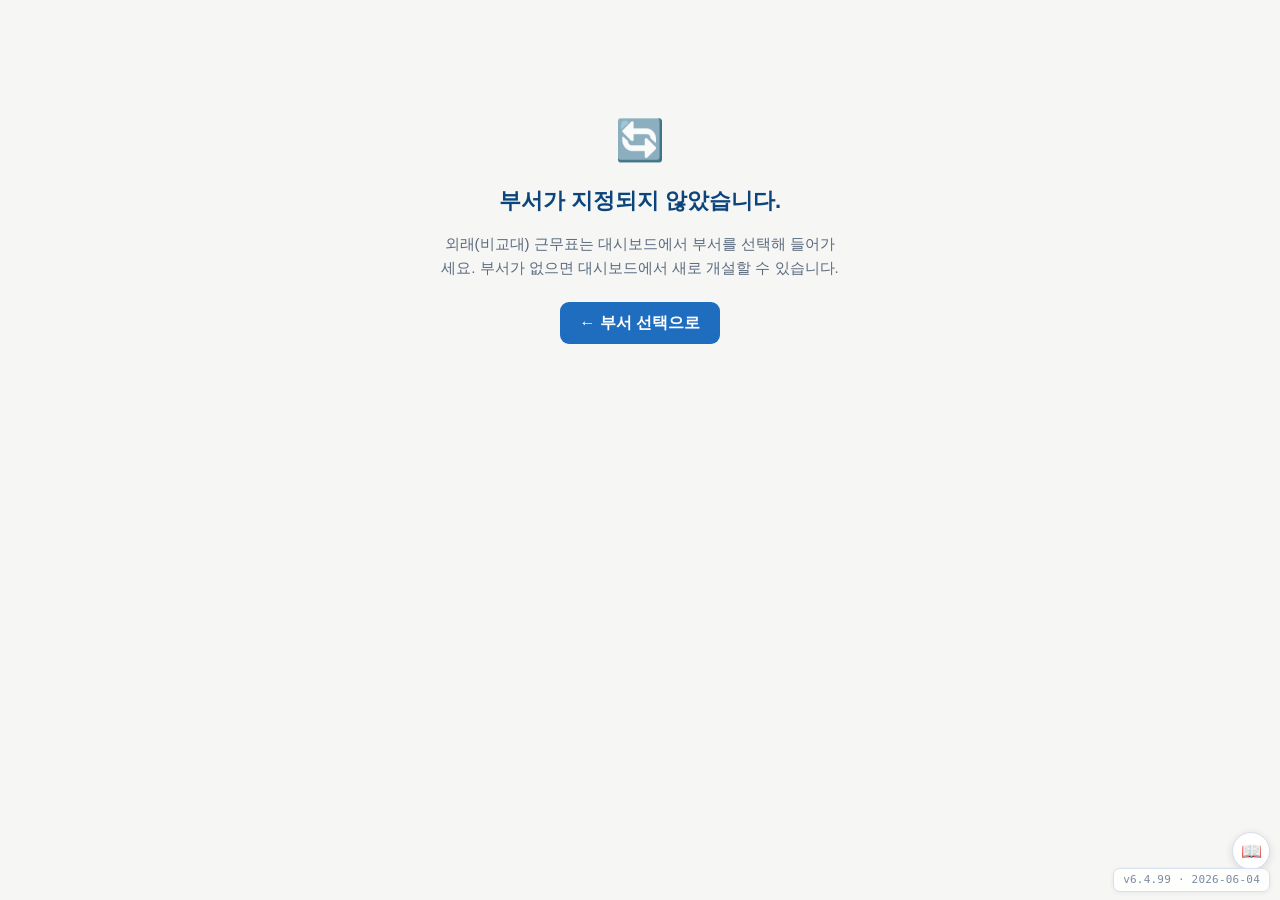
<file: calendar/index.html>
<!DOCTYPE html>
<html lang="ko">
<head>
<meta charset="UTF-8">
<meta name="viewport" content="width=device-width, initial-scale=1.0">
<title>비교대 근무표 (M2 개발 중)</title>
<link rel="stylesheet" href="../shared/theme.css?v=6499">
<link rel="stylesheet" href="../shared/calendar-grid.css?v=6499">
<link rel="stylesheet" href="../shared/uguide.css?v=6499">
</head>
<body>
<div class="wrap">

  <header>
    <span class="ico">🔄</span>
    <h1 id="pageTitle">비교대 근무표</h1>
  </header>
  <p class="sub" id="pageSub">외래·검사실 등 비교대 부서용 근무표. 인력은 직원관리에서 이 부서로 배치합니다.</p>

  <!-- ③ 상단 툴바 — 스크롤해도 고정 -->
  <div class="card nav stickybar" style="display:flex;gap:8px;flex-wrap:wrap;align-items:center;margin-bottom:14px;">
    <a href="../index.html">← 부서 선택으로</a>
    <span style="margin-left:auto;display:flex;gap:6px;flex-wrap:wrap;">
      <button class="toolbtn b-report" id="btnStats" title="근무 통계">📊 통계</button>
      <button class="toolbtn b-auto" id="btnAuto" title="자동배치 — 요일고정 반영 + 평일 근무·토요일 오전">✨ 자동배치</button>
      <button class="toolbtn b-reset" id="btnReset" title="이 부서 근무표 초기화">↺ 초기화</button>
      <button class="toolbtn b-rules" id="btnSettings" title="슬롯 방식·기본 뷰 설정">⚙ 설정</button>
      <button class="toolbtn b-print" id="btnPrint" title="현재 달 인쇄">🖨 인쇄</button>
      <button class="toolbtn b-save" id="btnExport" title="JSON 백업 파일로 저장">↑ 백업</button>
      <button class="toolbtn b-event" id="btnImport" title="JSON 백업 불러오기">↓ 복원</button>
      <input type="file" id="importFile" accept=".json" style="display:none">
    </span>
  </div>

  <div class="layout">
  <div class="main-col">
  <!-- M2c: 월 캘린더 그리드 골격 (셀 내용은 M2d에서) -->
  <div class="card">
    <div id="printTitle"></div>
    <div class="cal-top-sticky" id="calTopSticky">
    <div class="cal-head">
      <button id="prevM" title="이전 달">‹</button>
      <span class="mlabel" id="mLabel">—</span>
      <button id="nextM" title="다음 달">›</button>
      <button class="today-btn" id="todayB" title="오늘이 있는 달로">오늘</button>
      <span class="viewtabs" id="viewTabs">
        <button data-view="doctor" class="vtab on">달력형</button><button data-view="slot" class="vtab">슬롯형</button>
      </span>
      <span class="spacer" id="calHint"></span>
      <span style="display:inline-flex;align-items:center;gap:4px;margin-left:8px;">
        <button class="toolbtn" id="calCopyPrev" title="지난달 근무를 요일 기준으로 이번 달에 복사" style="padding:2px 8px">⧉ 지난달 복사</button>
        <button class="toolbtn" id="calNarrow" title="좁게" style="padding:2px 8px">−</button>
        <button class="toolbtn" id="calWide" title="넓게" style="padding:2px 8px">＋</button>
      </span>
    </div>
    <div class="palette-box" style="display:flex;flex-wrap:wrap;gap:6px;align-items:center;padding:8px 10px;background:var(--bg2);border:1px solid var(--bd);border-radius:9px;">
      <span style="font-size:13px;color:var(--text2);margin-right:2px;font-weight:600;">붓:</span>
    </div>
    </div>
    <table class="cal" id="calTable">
      <colgroup>
        <col class="col-sun"><col><col><col><col><col><col class="col-sat">
      </colgroup>
      <thead>
        <tr>
          <th class="sun">일</th><th>월</th><th>화</th><th>수</th><th>목</th><th>금</th><th class="sat">토</th>
        </tr>
      </thead>
      <tbody id="calBody"></tbody>
    </table>
  </div>

  <!-- A-2: 명단형 (사람×날짜) — 슬롯 칠하기 입력. 팔레트로 붓 선택 후 칸 클릭. -->
  <details class="card" id="sheetWrap2" open style="padding:16px 18px;">
    <summary style="cursor:pointer;font-size:16px;font-weight:600;color:var(--text2);
         text-transform:uppercase;letter-spacing:.04em;list-style:none;">
      📋 명단형 (사람 × 날짜) <span id="sheetMonth" style="text-transform:none;color:var(--primary);font-weight:700;"></span>
    </summary>
    <div style="margin-top:12px;">
      <div id="palette" class="palette-box" style="display:flex;flex-wrap:wrap;gap:6px;margin-bottom:10px;align-items:center;">
        <span style="font-size:13px;color:var(--text2);margin-right:2px;">붓:</span>
      </div>
      <div style="font-size:13px;color:var(--text3);margin-bottom:8px;">
        붓을 고르고 칸(오전/오후)을 클릭하면 칠해집니다. 단축키 1~6·0, 지우기 Backspace, 붓 해제 Esc.
      </div>
      <div class="sheet-wrap">
        <table class="sheet" id="sheetTable"></table>
      </div>
      <div class="sheet-legend">
        <span><i style="background:rgba(24,95,165,.12)"></i>토요일(근무)</span>
        <span><i style="background:#fae8e8"></i>일요일</span>
        <span><i style="background:var(--warn-bg)"></i>공휴일</span>
        <span>칸: 위=오전 / 아래=오후</span>
      </div>
    </div>
  </details>

  </div><!-- /main-col -->
  <div class="side-col">
  <!-- B-2: 이 부서 소속 인원 + 간호사 추가 (듀티 디자인 통일) -->
  <div class="card" id="rosterCard">
    <div class="phdr"><span>👥 인원 관리 <span id="rosterCount" style="font-weight:600;color:var(--text3);font-size:14px"></span></span></div>
    <div class="ncards" id="rosterList">
      <div class="empty" style="font-size:14px;color:var(--text3);padding:8px">불러오는 중…</div>
    </div>
    <details id="addDetails" class="addsec-cal">
      <summary>＋ 인원 추가</summary>
      <div style="padding:0 12px 12px;">
        <label style="font-size:13px;color:var(--text2);display:block;margin-bottom:4px;">직원관리에 등록된 인원 중 선택</label>
        <select id="aPersonSel" style="width:100%;padding:6px;border:1px solid var(--bd2);border-radius:6px;font-size:14px;margin-bottom:6px;"><option value="">— 배치할 사람 선택 —</option></select>
        <label style="font-size:13px;color:var(--text2);display:block;margin-bottom:4px;">직급</label>
        <select id="aRoleSel" style="width:100%;padding:6px;border:1px solid var(--bd2);border-radius:6px;font-size:14px;margin-bottom:8px;"></select>
        <div style="font-size:12px;color:var(--text3);line-height:1.5;margin-bottom:8px;">새 사람 등록은 <b>직원관리</b>에서. 여기서는 이미 등록된 인원을 이 부서로 배치만 합니다.</div>
        <button id="aAddBtn" style="width:100%;padding:8px;background:var(--primary);color:#fff;border:0;border-radius:6px;font-size:15px;font-weight:600;cursor:pointer;">이 부서에 배치</button>
      </div>
    </details>
  </div>

  </div><!-- /side-col -->
  </div><!-- /layout -->

  <div id="navToolbarSlot"></div>

  <!-- M3e-2: 설정 모달 -->
  <!-- ⑮ 통계 모달 -->
  <div class="modal-bg" id="statsModal">
    <div class="modal" role="dialog" aria-modal="true" style="max-width:560px;">
      <div style="display:flex;align-items:center;margin-bottom:6px;">
        <h3 style="margin:0;font-size:19px;color:var(--primary-d);">📊 근무 통계 <span id="statsMonth" style="font-size:15px;color:var(--text2);font-weight:600;"></span></h3>
        <button id="statsClose" style="margin-left:auto;border:0;background:none;font-size:22px;cursor:pointer;color:var(--text2);">✕</button>
      </div>
      <div class="modal-body" id="statsBody" style="padding:8px 4px;"></div>
    </div>
  </div>

  <div class="modal-bg" id="setModal">
    <div class="modal" role="dialog" aria-modal="true" style="max-width:520px;">
      <div class="modal-head">
        <h3>비교대 설정</h3>
        <button class="x" id="setClose" title="닫기">×</button>
      </div>
      <div class="modal-body">
        <div class="setrow">
          <div class="sk">슬롯형 나누는 방식</div>
          <div class="sd">슬롯 뷰에서 칸을 어떻게 묶을지. 오전/오후 2슬롯 또는 근무형별.</div>
          <div class="opts" id="optSlotMode">
            <button class="opt" data-k="slotMode" data-v="byHalf">오전/오후 2슬롯</button>
            <button class="opt" data-k="slotMode" data-v="byCode">근무형별 슬롯</button>
          </div>
        </div>
        <div class="setrow">
          <div class="sk">앱 열 때 기본 뷰</div>
          <div class="sd">비교대 앱을 처음 열 때 어떤 보기로 시작할지.</div>
          <div class="opts" id="optDefaultView">
            <button class="opt" data-k="defaultView" data-v="doctor">의사표형</button>
            <button class="opt" data-k="defaultView" data-v="slot">슬롯형</button>
          </div>
        </div>
      </div>
      <div class="modal-foot">
        <span class="saved" id="setSaved"></span>
        <button id="setDone">완료</button>
      </div>
    </div>
  </div>

  <!-- M3d-2: 날짜 편집 모달 -->
  <div class="modal-bg" id="editModal">
    <div class="modal" role="dialog" aria-modal="true">
      <div class="modal-head">
        <h3 id="emTitle">날짜</h3>
        <span class="mh-holi" id="emHoli"></span>
        <button class="x" id="emClose" title="닫기">×</button>
      </div>
      <div class="modal-body" id="emBody"></div>
      <div class="modal-foot">
        <span class="saved" id="emSaved"></span>
        <button id="emDone">완료</button>
      </div>
    </div>
  </div>

</div>

<!--
  ────────────────────────────────────────────────────────────────
  [모듈 배선 — M2a]
  비교대 앱은 shared 모듈 중 "진짜 공통"인 것만 가져온다:
    • utils.js          — 날짜·셀키 등 순수 계산 (부서 무관)
    • calendar-store.js — 공휴일 (국가 공통)
    • persons-store.js  — 공유 사람 풀 (부서 무관 인사 정보)

  ★ ward-context.js 는 가져오지 않는다.
    이유: 그 파일은 WARD_ID='duty' 를 하드코딩하고, 로드 즉시 '듀티 마이그레이션'을
    실행하는 *듀티 전용* 부품이다. 비교대가 끌어 쓰면 자기를 듀티로 착각하거나
    듀티 데이터 이전 로직을 잘못 건드릴 수 있다.
    → 비교대는 자기 WARD_ID('outpatient')를 아래에서 직접 선언하고,
      키 규칙(base_wardId)만 동일 규약으로 자체 보유한다. (작은 중복 < 잘못된 결합)
  ────────────────────────────────────────────────────────────────
-->
<script src="../shared/utils.js?v=6499"></script>
<script src="../shared/calendar-store.js?v=6499"></script>
<script src="../shared/persons-store.js?v=6499"></script>
<script src="../shared/dept-registry.js?v=6499"></script>
<script src="../shared/outpatient-adapter.js?v=6499"></script>
<script src="./cal-shifts.js?v=6499"></script>
<script src="./cal-viewpref.js?v=6499"></script>
<script src="./cal-schedule-store.js?v=6499"></script>
<script src="./cal-leave.js?v=6499"></script>

<script>
/* ── 비교대 부서 컨텍스트 (자체 선언, ward-context 미사용) ──
   WARD_ID 는 저장 키 접두사로 쓰인다: cal_*_<deptId>
   키 규칙은 듀티와 동일 규약(base + '_' + wardId)을 유지해 향후 통합이 쉽게.
   ── M5b: 다중 외래 부서 ──
   WARD_ID 를 URL ?dept=<id> 에서 받아 부서별 근무표를 그린다(한 파일 다부서).
   레지스트리(DeptRegistry)에 없는 dept 면 안내 화면. dept 없으면 대시보드로 유도.   */
function _getDeptFromURL(){
  try {
    var p = new URLSearchParams(location.search);
    return p.get('dept') || '';
  } catch(_){ return ''; }
}
var WARD_ID = _getDeptFromURL();   // 예: 'outpatient_1' (URL ?dept=outpatient_1)
var WARD_NAME = '';                 // 표시용 부서명 (레지스트리에서)
var WARD_KIND = '';                 // 부서 계열 (outpatient | admin | …) — 직급 목록 분기용
(function _resolveWard(){
  if(!WARD_ID) return;  // 무효 진입은 부팅 후 _guardDept()에서 안내
  var rec = (window.DeptRegistry && DeptRegistry.get) ? DeptRegistry.get(WARD_ID) : null;
  if(rec){ WARD_NAME = rec.name; WARD_KIND = rec.kind || ''; }
})();
function calKey(base){ return base + '_' + WARD_ID; }   // 예: calKey('cal_sched') → 'cal_sched_outpatient_1'

// 부서 계열별 직급 목록. 행정(admin)=사원·대리·주임·과장·부장 / 그 외=간호사 직급.
var ADMIN_ROLES = ['사원','대리','주임','과장','부장'];
function _roleList(){
  if(WARD_KIND==='admin') return ADMIN_ROLES;
  return window.ROLES || ['수간호사','주임','차지','평간호사','신규간호사'];
}
function _defaultRole(){ return WARD_KIND==='admin' ? '사원' : '평간호사'; }

/* ── M2a 자가진단: 배선이 됐는지만 확인 (데이터 변경 없음) ── */

/* ── M2b: 공유 풀 → 인력 명단 렌더 (읽기 전용) ──
   PersonsStore.list() = [{personId, name, birthday}]
   정렬: 이름 가나다순(한국어 로캘). 빈 풀이면 안내 문구.                         */
function initials(name){
  if(!name) return '?';
  // 한글이면 첫 글자, 영문이면 첫 글자 대문자
  return name.trim().charAt(0).toUpperCase();
}
function fmtBirthday(b){
  if(!b) return '';
  // 'YYYY-MM-DD' → 'MM/DD' 정도로 가볍게 (없으면 빈칸)
  var m = /^(\d{4})-(\d{2})-(\d{2})$/.exec(b);
  return m ? (m[2]+'/'+m[3]) : b;
}
function renderRoster(){
  var listEl  = document.getElementById('rosterList');
  var countEl = document.getElementById('rosterCount');
  var people = (window.OutpatientAdapter)
               ? OutpatientAdapter.listMembers(WARD_ID)
               : (window.PersonsStore ? PersonsStore.listByDept(WARD_ID) : []);
  if(countEl) countEl.textContent = '('+people.length+'명)';
  if(people.length === 0){
    listEl.innerHTML = '<div class="empty" style="font-size:14px;color:var(--text3);padding:10px;line-height:1.5">'
      + '아직 이 부서 소속 인원이 없습니다.<br>아래 “＋ 인원 추가”로 직원관리에 등록된 인원을 배치하세요.</div>';
  } else {
    listEl.innerHTML = people.map(function(p){
      var da = (p.deptAttrs && p.deptAttrs[WARD_ID]) ? p.deptAttrs[WARD_ID] : {};
      var role = da.role || _defaultRole();
      var preg = da.attributes && da.attributes.pregnant;
      var fw = (da.attributes && da.attributes.fixedWeekday) ? da.attributes.fixedWeekday : {};
      var hasFixed = Object.keys(fw).length>0;
      var col = da.color || '#2980B9';
      var sel = (_editMemberPid === p.personId);
      // 연차 현황 (D-1)
      var leaveStr = '';
      if(window.CalLeave && CalLeave.status){
        var st = CalLeave.status(p.personId);
        if(st.total!=null){
          var rem = st.remaining;
          var remCol = rem<=0 ? 'var(--warn)' : (rem<=3 ? '#C0781A' : 'var(--text2)');
          leaveStr = '연차 '+st.usedOutpatient+'/'+st.total+'일<br><span style="color:'+remCol+';font-weight:700">남음 '+rem+'</span>';
        } else {
          leaveStr = '연차<br>'+st.usedOutpatient+'일';
        }
      }
      var sel = (_editMemberPid === p.personId);
      var dragAttrs = sel ? '' :
        ' draggable="true"'
        + ' ondragstart="onMemberDragStart(event,\''+p.personId+'\')"'
        + ' ondragover="onMemberDragOver(event,\''+p.personId+'\')"'
        + ' ondrop="onMemberDrop(event,\''+p.personId+'\')"'
        + ' ondragleave="onMemberDragLeave(event)"'
        + ' ondragend="onMemberDragEnd(event)"';
      return '<div class="ncard'+(sel?' sel2':'')+'" id="oc-'+p.personId+'"'+dragAttrs+'>'
        + '<div class="nct">'
        +   '<span class="drag-handle" title="'+(sel?'편집 중 순서변경 불가':'드래그로 순서 변경')+'" onclick="event.stopPropagation()">⠿</span>'
        +   '<span class="navatar-ph" style="background:'+col+'22;color:'+col+'" onclick="outToggleEdit(\''+p.personId+'\')">'+(p.photo?'<img src="'+escapeHtml(p.photo)+'" alt="">':escapeHtml(initials(p.name)))+'</span>'
        +   '<span class="ni2" onclick="outToggleEdit(\''+p.personId+'\')">'
        +     '<span class="ncn">'+escapeHtml(p.name||'(이름없음)')
        +       '<span class="rbadge">'+escapeHtml(role)+'</span>'
        +       (preg?'<span title="임산부">🤰</span>':'')
        +       (hasFixed?'<span title="요일고정">📌</span>':'')
        +       (_isBirthdayMonth(p.birthday)?'<span title="이달 생일">🎂</span>':'')
        +     '</span>'
        +   '</span>'
        +   (leaveStr?'<span class="ncv">'+leaveStr+'</span>':'')
        + '</div>'
        + (sel ? '<div class="nce">'+_memberEditPanel(p)+'</div>' : '')
        + '</div>';
    }).join('');
    _bindMemberEdit();
  }
  _renderAddNurseUI();
}

/* ── A-3/A-4: 소속 인원 부서특성 편집 (직급·임산부·색·요일고정) ── */
var _editMemberPid = null;
var WD_KEYS = ['sun','mon','tue','wed','thu','fri','sat'];
var WD_LABELS = ['일','월','화','수','목','금','토'];

function outToggleEdit(pid){
  _editMemberPid = (_editMemberPid===pid) ? null : pid;
  renderRoster();
}
// 간호사 순서 조정 — 드래그 앤 드롭 (듀티 패턴). manualOrder 재부여.
var _cardDragSrc = null;
function onMemberDragStart(e, pid){
  _cardDragSrc = pid;
  e.dataTransfer.effectAllowed = 'move';
  setTimeout(function(){
    var el=document.getElementById('oc-'+pid);
    if(el) el.classList.add('dragging-card');
  },0);
}
function onMemberDragOver(e, pid){
  e.preventDefault();
  e.dataTransfer.dropEffect='move';
  if(_cardDragSrc===pid) return;
  Array.prototype.forEach.call(document.querySelectorAll('#rosterList .ncard'), function(el){ el.classList.remove('drag-over','drag-over-bottom'); });
  var el=document.getElementById('oc-'+pid);
  if(!el) return;
  // 커서가 카드 상반부면 '위에 삽입', 하반부면 '아래에 삽입' 표시
  var r=el.getBoundingClientRect();
  var before = (e.clientY < r.top + r.height/2);
  el.classList.add(before ? 'drag-over' : 'drag-over-bottom');
}
function onMemberDragLeave(e){
  var el=e.currentTarget;
  if(el) el.classList.remove('drag-over','drag-over-bottom');
}
function onMemberDragEnd(e){
  Array.prototype.forEach.call(document.querySelectorAll('#rosterList .ncard'), function(el){
    el.classList.remove('drag-over','drag-over-bottom','dragging-card');
  });
  _cardDragSrc=null;
}
function onMemberDrop(e, pid){
  e.preventDefault();
  e.stopPropagation();
  var dropEl=document.getElementById('oc-'+pid);
  // 드롭 위치(위/아래) 판정 — 정리 전에 먼저 계산
  var before = true;
  if(dropEl){
    var r=dropEl.getBoundingClientRect();
    before = (e.clientY < r.top + r.height/2);
  }
  Array.prototype.forEach.call(document.querySelectorAll('#rosterList .ncard'), function(el){
    el.classList.remove('drag-over','drag-over-bottom','dragging-card');
  });
  if(!_cardDragSrc || _cardDragSrc===pid){ _cardDragSrc=null; return; }
  if(!window.PersonsStore || !window.OutpatientAdapter){ _cardDragSrc=null; return; }

  var srcId=_cardDragSrc; _cardDragSrc=null;
  var ord = OutpatientAdapter.listMembers(WARD_ID).map(function(p){ return p.personId; });
  var srcIdx = ord.indexOf(srcId);
  if(srcIdx<0) return;
  ord.splice(srcIdx,1);                       // 먼저 src 제거
  var dstIdx = ord.indexOf(pid);              // 제거 후 대상 위치
  if(dstIdx<0) dstIdx = 0;
  var insertAt = before ? dstIdx : dstIdx+1;  // 위면 앞, 아래면 뒤
  ord.splice(insertAt, 0, srcId);
  // manualOrder 재부여
  ord.forEach(function(personId,i){ PersonsStore.setDeptAttrs(personId, WARD_ID, { manualOrder: i }); });

  renderRoster();
  renderSheet();
  _calOnly=true; try{ if(typeof renderCalendar==='function') renderCalendar(); }finally{ _calOnly=false; }
}
function _memberEditPanel(p){
  var da = (p.deptAttrs && p.deptAttrs[WARD_ID]) ? p.deptAttrs[WARD_ID] : {};
  var role = da.role || _defaultRole();
  var attrs = da.attributes || {};
  var preg = !!attrs.pregnant;
  var fw = attrs.fixedWeekday || {};
  var col = da.color || '#2980B9';
  var ROLES_LIST = _roleList();
  var palette = window.NCOLS || ['#2980B9'];

  var roleOpts = ROLES_LIST.map(function(r){ return '<option'+(r===role?' selected':'')+'>'+r+'</option>'; }).join('');
  var colorDots = palette.map(function(c){
    return '<span onclick="outSetColor(\''+p.personId+'\',\''+c+'\')" '
      + 'style="display:inline-block;width:18px;height:18px;border-radius:50%;background:'+c+';cursor:pointer;'
      + 'border:'+(c===col?'2px solid #000':'1px solid #ccc')+';margin:1px"></span>';
  }).join('');
  // 요일고정 v2: 요일별 오전/오후 코드 + 적용 주차(1~5)
  var fwCodes = [['','—'],['work','근무'],['half','반차'],['vac','연차'],['off','OFF']];
  function fwSel(wk, slot, cur){
    var opts = fwCodes.map(function(c){ return '<option value="'+c[0]+'"'+(c[0]===cur?' selected':'')+'>'+c[1]+'</option>'; }).join('');
    return '<select onchange="outSetFWSlot(\''+p.personId+'\',\''+wk+'\',\''+slot+'\',this.value)" '
      + 'style="font-size:13px;padding:1px;border:1px solid var(--bd2);border-radius:4px;width:52px">'+opts+'</select>';
  }
  // 월~토 (일요일은 외래 근무 없음)
  var fwRows = [1,2,3,4,5,6].map(function(i){
    var wk = WD_KEYS[i];
    var rule = _normFW(fw[wk]) || {am:'',pm:'',weeks:[]};
    var wkBoxes = [1,2,3,4,5].map(function(n){
      var on = rule.weeks.indexOf(n)>=0;
      return '<label style="display:inline-flex;align-items:center;gap:1px;cursor:pointer;font-size:11px">'
        + '<input type="checkbox" '+(on?'checked':'')+' style="margin:0;width:12px;height:12px" '
        + 'onchange="outSetFWWeek(\''+p.personId+'\',\''+wk+'\','+n+',this.checked)">'+n+'</label>';
    }).join('');
    var hasRule = rule.am || rule.pm;
    return '<tr>'
      + '<td style="color:'+(i===6?'#1E6DBF':'var(--text2)')+';font-weight:600;padding:2px 4px">'+WD_LABELS[i]+'</td>'
      + '<td style="padding:2px 2px">'+fwSel(wk,'am',rule.am)+'</td>'
      + '<td style="padding:2px 2px">'+fwSel(wk,'pm',rule.pm)+'</td>'
      + '<td style="padding:2px 4px"><span style="display:inline-flex;gap:4px;opacity:'+(hasRule?'1':'.4')+'">'+wkBoxes+'</span></td>'
      + '</tr>';
  }).join('');
  var basis = _weekBasis();
  var fwTable = '<table style="border-collapse:collapse;font-size:13px;width:100%">'
    + '<thead><tr style="color:var(--text3);font-size:11px">'
    + '<th style="text-align:left;padding:1px 4px">요일</th><th style="padding:1px 2px">오전</th><th style="padding:1px 2px">오후</th>'
    + '<th style="text-align:left;padding:1px 4px">적용 주차</th></tr></thead>'
    + '<tbody>'+fwRows+'</tbody></table>'
    + '<div style="font-size:9.5px;color:var(--text3);margin-top:5px;line-height:1.5">'
    + '주차 미선택 = 매주 반복. 예) “2·4주 토요일 휴무” → 토요일 오전·오후 OFF + 주차 2,4 체크.</div>'
    + '<label style="font-size:9.5px;color:var(--text2);display:flex;align-items:center;gap:4px;margin-top:5px">주차 기준: '
    + '<select onchange="outSetWeekBasis(this.value)" style="font-size:12px;padding:1px;border:1px solid var(--bd2);border-radius:4px">'
    + '<option value="occurrence"'+(basis==='occurrence'?' selected':'')+'>그 요일 첫 등장이 1주차</option>'
    + '<option value="dom"'+(basis==='dom'?' selected':'')+'>1일 포함 주가 1주차</option>'
    + '</select></label>';

  return '<div class="memedit" style="font-size:14px">'
    + '<div style="display:flex;gap:10px;align-items:center;margin-bottom:8px;flex-wrap:wrap">'
    +   '<label>직급 <select onchange="outSetRole(\''+p.personId+'\',this.value)" style="font-size:14px;padding:3px;border:1px solid var(--bd2);border-radius:5px">'+roleOpts+'</select></label>'
    +   '<label style="display:inline-flex;align-items:center;gap:4px;cursor:pointer">'
    +     '<input type="checkbox" '+(preg?'checked':'')+' onchange="outSetPregnant(\''+p.personId+'\',this.checked)"> 임산부 🤰</label>'
    + '</div>'
    + '<div style="margin-bottom:8px">색상<br><div class="cgrid">'+colorDots+'</div></div>'
    + '<div style="margin-bottom:8px">요일 고정근무 <span style="color:var(--text3);font-size:12px">(오전·오후/주차별 — 달력 자동 반영)</span>'
    +   '<div style="margin-top:4px">'+fwTable+'</div></div>'
    + '<button onclick="outRemoveMember(\''+p.personId+'\')" style="border:1px solid var(--warn);background:#fff;color:var(--warn);border-radius:6px;padding:5px 10px;font-size:13px;cursor:pointer">이 부서에서 빼기</button>'
    + '</div>';
}
function _bindMemberEdit(){ /* 인라인 onchange 사용 — 별도 바인딩 불필요 */ }

function _setDeptAttr(pid, mutate){
  if(!window.PersonsStore) return;
  var p = PersonsStore.get(pid); if(!p) return;
  var da = (p.deptAttrs && p.deptAttrs[WARD_ID]) ? Object.assign({}, p.deptAttrs[WARD_ID]) : {active:true};
  if(!da.attributes) da.attributes = {pregnant:false, fixedWeekday:{}};
  mutate(da);
  PersonsStore.setDeptAttrs(pid, WARD_ID, da);
  renderRoster();
  applyFixedWeekday();          // 요일고정 변경 반영
  if(typeof renderCalendar==='function'){ _calOnly=true; try{renderCalendar();}finally{_calOnly=false;} }
}
function outSetRole(pid, role){ _setDeptAttr(pid, function(da){ da.role=role; }); }
function outSetPregnant(pid, on){ _setDeptAttr(pid, function(da){ da.attributes.pregnant=!!on; }); }
function outSetColor(pid, col){ _setDeptAttr(pid, function(da){ da.color=col; }); }
function outSetFWSlot(pid, wk, slot, code){
  _setDeptAttr(pid, function(da){
    if(!da.attributes.fixedWeekday) da.attributes.fixedWeekday={};
    var cur=_normFW(da.attributes.fixedWeekday[wk]) || {am:'',pm:'',weeks:[]};
    cur[slot]=code||'';
    if(!cur.am && !cur.pm) delete da.attributes.fixedWeekday[wk];   // 둘 다 비면 규칙 제거
    else da.attributes.fixedWeekday[wk]=cur;
  });
}
function outSetFWWeek(pid, wk, n, on){
  _setDeptAttr(pid, function(da){
    if(!da.attributes.fixedWeekday) da.attributes.fixedWeekday={};
    var cur=_normFW(da.attributes.fixedWeekday[wk]) || {am:'',pm:'',weeks:[]};
    var idx=cur.weeks.indexOf(n);
    if(on && idx<0) cur.weeks.push(n);
    else if(!on && idx>=0) cur.weeks.splice(idx,1);
    cur.weeks.sort(function(a,b){return a-b;});
    da.attributes.fixedWeekday[wk]=cur;
  });
}
function outSetWeekBasis(v){
  _setWeekBasis(v);
  applyFixedWeekday();
  if(typeof renderCalendar==='function'){ _calOnly=true; try{renderCalendar();}finally{_calOnly=false;} }
  renderRoster();
}

/* ── 생일 표시 (듀티와 동일 방식) — 생일은 dv6_persons(공유 풀)의 birthday(YYYY-MM-DD) ── */
function _isBirthdayMonth(bd){
  if(!bd) return false;
  var p=String(bd).split('-');
  return parseInt(p[1],10)===(viewM+1);
}
function _birthdaysOnDay(d){
  var all = window.PersonsStore ? PersonsStore.list() : [];
  return all.filter(function(p){
    if(!p.birthday || p.membership!==WARD_ID) return false;   // 이 부서 소속만
    var bp=String(p.birthday).split('-');
    return parseInt(bp[1],10)===(viewM+1) && parseInt(bp[2],10)===d;
  });
}

/* ── 요일고정 v2: 오전/오후 분리 + 주차 선택 ──
   fw[wk] 형태:
     구버전(문자열)  'half'          → {am:'', pm:'half', weeks:[]}  (반차는 오후만)
                      'work'/'off'/'vac' → {am:code, pm:code, weeks:[]}
     신버전(객체)    {am, pm, weeks:[1,3]}   weeks 비면 매주
*/
function _normFW(v){
  if(!v) return null;
  if(typeof v==='string'){
    if(v==='half') return {am:'', pm:'half', weeks:[]};
    return {am:v, pm:v, weeks:[]};
  }
  return { am:v.am||'', pm:v.pm||'', weeks:Array.isArray(v.weeks)?v.weeks.slice():[] };
}
// 주차 기준 옵션: 'occurrence'(기본=그 요일이 그달 처음 도는 날이 1주차) | 'dom'(1일 포함 주가 1주차)
function _weekBasis(){
  try{ return localStorage.getItem('cal_week_basis_'+WARD_ID) || 'occurrence'; }catch(_){ return 'occurrence'; }
}
function _setWeekBasis(v){
  try{ localStorage.setItem('cal_week_basis_'+WARD_ID, v); }catch(_){}
}
// 그 날짜(d)가 자기 요일의 '몇 번째'인지 (1부터). 기준에 따라 계산.
function _weekIndexOfWeekday(y, m, d){
  var basis=_weekBasis();
  if(basis==='dom'){
    // 1일이 포함된 주를 1주차로: 캘린더 주 단위(일요일 시작)
    var firstDow=dow(y,m,1);
    return Math.floor((d + firstDow - 1)/7) + 1;
  }
  // occurrence(기본): 같은 요일이 그달에서 몇 번째로 등장하는지
  return Math.floor((d-1)/7) + 1;
}

/* A-4: 요일고정 → 그 달 해당 요일 슬롯에 자동 채우기 (빈 칸만, 공휴일 제외) */
function applyFixedWeekday(){
  if(!window.PersonsStore || !window.CalScheduleStore) return;
  var members = (window.OutpatientAdapter) ? OutpatientAdapter.listMembers(WARD_ID) : [];
  var total = ndays(viewY, viewM);
  var changed = false;
  members.forEach(function(p){
    var da = (p.deptAttrs && p.deptAttrs[WARD_ID]) ? p.deptAttrs[WARD_ID] : {};
    var fw = (da.attributes && da.attributes.fixedWeekday) ? da.attributes.fixedWeekday : {};
    for(var d=1; d<=total; d++){
      var cell = CalScheduleStore.get(p.personId, viewY, viewM, d);
      ['am','pm'].forEach(function(slot){
        if(cell[slot] && cell[slot].fixed){
          CalScheduleStore.setSlot(p.personId,viewY,viewM,d,slot,{code:'',memo:''});
          changed = true;
        }
      });
    }
    if(!Object.keys(fw).length) return;
    for(var d2=1; d2<=total; d2++){
      var wd = dow(viewY, viewM, d2);
      if(wd===0) continue;   // 일요일 슬롯 없음
      if(CalendarStore.isHoliday(viewY, viewM+1, d2)) continue;   // 공휴일 제외
      var rule = _normFW(fw[WD_KEYS[wd]]);
      if(!rule) continue;
      // 주차 필터: weeks 비었으면 매주, 아니면 이 날의 주차가 포함될 때만
      if(rule.weeks.length){
        var wi = _weekIndexOfWeekday(viewY, viewM, d2);
        if(rule.weeks.indexOf(wi)<0) continue;
      }
      var c2 = CalScheduleStore.get(p.personId, viewY, viewM, d2);
      // 빈 슬롯에만 fixed:true 로 채움. am/pm 각각.
      if(rule.am && !c2.am.code){ CalScheduleStore.setSlot(p.personId,viewY,viewM,d2,'am',{code:rule.am,memo:'',fixed:true}); changed=true; }
      if(rule.pm && !c2.pm.code){ CalScheduleStore.setSlot(p.personId,viewY,viewM,d2,'pm',{code:rule.pm,memo:'',fixed:true}); changed=true; }
    }
  });
  if(changed){
    if(window.CalActiveRepo && CalActiveRepo.saveSchedule) CalActiveRepo.saveSchedule();
    else if(window.calSaveToStore) calSaveToStore();
    renderSheet();
  }
}

// 간호사 추가 UI 채우기 (배치 후보 + 직급 5종)
function _renderAddNurseUI(){
  var sel = document.getElementById('aPersonSel');
  var roleSel = document.getElementById('aRoleSel');
  if(!sel || !roleSel) return;
  var cand = (window.OutpatientAdapter) ? OutpatientAdapter.listPlaceable(WARD_ID) : [];
  cand.sort(function(a,b){ return (a.name||'').localeCompare(b.name||'','ko'); });
  if(!cand.length){
    sel.innerHTML = '<option value="">(직원관리에 미배치 인원이 없습니다)</option>';
  } else {
    sel.innerHTML = '<option value="">— 배치할 사람 선택 —</option>'
      + cand.map(function(p){
          var tag = p.membership ? ' [타부서]' : ' [미소속]';
          return '<option value="'+p.personId+'">'+escapeHtml(p.name||p.personId)+tag+'</option>';
        }).join('');
  }
  // 직급 목록 (행정=사원·대리·…, 그 외=간호사 직급). 기본값도 계열별.
  var ROLES_LIST = _roleList();
  var defRole = _defaultRole();
  roleSel.innerHTML = ROLES_LIST.map(function(r){
    return '<option'+(r===defRole?' selected':'')+'>'+r+'</option>';
  }).join('');
}

// 배치 실행
function outAddNurse(){
  var sel = document.getElementById('aPersonSel');
  var roleSel = document.getElementById('aRoleSel');
  var pid = sel ? sel.value : '';
  if(!pid){ alert('배치할 사람을 선택하세요'); return; }
  if(!window.OutpatientAdapter){ alert('어댑터 미로드'); return; }
  OutpatientAdapter.placeIn(WARD_ID, pid, roleSel ? roleSel.value : undefined);
  var ad = document.getElementById('addDetails'); if(ad) ad.removeAttribute('open');
  renderRoster();
  if(typeof renderCalendar==='function') renderCalendar();
  if(typeof renderSheet==='function') renderSheet();
}
// 부서에서 빼기
function outRemoveMember(pid){
  if(!confirm('이 인원을 이 부서에서 빼시겠어요? (직원 정보는 직원관리에 남습니다)')) return;
  if(window.OutpatientAdapter) OutpatientAdapter.removeFrom(WARD_ID, pid);
  renderRoster();
  if(typeof renderCalendar==='function') renderCalendar();
  if(typeof renderSheet==='function') renderSheet();
}
renderRoster();
(function(){
  var btn=document.getElementById('aAddBtn');
  if(btn) btn.addEventListener('click', outAddNurse);
  var det=document.getElementById('addDetails');
  if(det) det.addEventListener('toggle', function(){ if(det.open) _renderAddNurseUI(); });
})();

/* ── M2c: 월 캘린더 그리드 골격 ──
   ★ month 규약 주의 (함정):
       utils.ndays(y,m)/dow(y,m,d) 는 month 0-based (5월=4) — JS Date 관례.
       CalendarStore.isHoliday(y,m,d)/.name() 는 month 1-based (5월=5).
     → 내부 상태(viewY, viewM)는 0-based 로 통일하고,
       CalendarStore 호출 시에만 (viewM+1) 로 변환한다. (듀티 데이터 호환 위해 0-based 유지)              */
var _today = new Date();
var viewY = _today.getFullYear();
var viewM = _today.getMonth();          // 0-based
var MONTH_KO = ['1월','2월','3월','4월','5월','6월','7월','8월','9월','10월','11월','12월'];

function renderCalendar(){
  var label = document.getElementById('mLabel');
  var body  = document.getElementById('calBody');
  var hint  = document.getElementById('calHint');
  label.textContent = viewY + '년 ' + MONTH_KO[viewM];

  var total   = ndays(viewY, viewM);        // 그 달 일수
  var firstDow = dow(viewY, viewM, 1);      // 1일의 요일 (0=일)
  var isThisMonth = (viewY===_today.getFullYear() && viewM===_today.getMonth());
  var todayD = isThisMonth ? _today.getDate() : -1;

  var cells = [];
  // 앞쪽 빈 칸 (1일 요일만큼)
  for(var i=0;i<firstDow;i++) cells.push(null);
  // 날짜 칸
  for(var d=1; d<=total; d++) cells.push(d);
  // 뒤쪽 빈 칸 (7의 배수로 맞춤)
  while(cells.length % 7 !== 0) cells.push(null);

  // 그 달 근무 데이터 + 사람 이름·색 맵 준비 (M3c)
  var nameOf = {};
  var colorOf = {};
  (window.PersonsStore ? PersonsStore.list() : []).forEach(function(p){
    nameOf[p.personId]=p.name||'';
    var da = p.deptAttrs && p.deptAttrs[WARD_ID];
    if(da && da.color) colorOf[p.personId]=da.color;
  });

  var html = '';
  for(var r=0; r<cells.length; r+=7){
    html += '<tr>';
    for(var c=0; c<7; c++){
      var d2 = cells[r+c];
      if(d2 == null){ html += '<td class="blank"></td>'; continue; }
      var wd = dow(viewY, viewM, d2);                 // 0=일 … 6=토
      var holi = CalendarStore.isHoliday(viewY, viewM+1, d2);   // ★ +1 변환
      var hname = holi ? CalendarStore.name(viewY, viewM+1, d2) : '';
      var cls = ['daycal'];
      if(wd===0) cls.push('sun','sund'); if(wd===6) cls.push('sat','satd');
      if(holi) cls.push('holi');
      if(d2===todayD) cls.push('today');

      html += '<td class="'+cls.join(' ')+'" data-day="'+d2+'">'
            +   '<div class="dayhead"><span class="daynum">'+d2+'</span>'
            +   ((function(){var b=_birthdaysOnDay(d2);return b.length?'<span class="daycake" title="'+escapeHtml(b.map(function(x){return x.name;}).join(', '))+' 생일">🎂</span>':'';})())
            +   (hname ? '<span class="holiname">'+escapeHtml(hname)+'</span>' : '')
            +   ((function(){
                  var evs = CalendarStore.eventsOnDay ? CalendarStore.eventsOnDay(viewY, viewM+1, d2) : [];
                  if(!evs.length) return '';
                  return evs.map(function(e){
                    var c = e.type==='holiday' ? 'var(--warn-d)' : '#185FA5';
                    var icon = e.type==='holiday' ? '🔴' : '📌';
                    return '<span class="dayevt" style="color:'+c+'" title="'+escapeHtml(e.name)+'">'+icon+' '+escapeHtml(e.name)+'</span>';
                  }).join('');
                })())
            +   '</div>'
            +   renderDayStaff(d2)
            + '</td>';
    }
    html += '</tr>';
  }
  body.innerHTML = html;
  hint.textContent = total + '일';
  if(!_calOnly) renderSheet();   // 출석부도 같은 달로 동기화 (칠하기 중엔 재귀 방지)

  // 슬롯 클릭 → 명단형과 동일한 커서/칠하기 시스템 (클릭=커서 이동, 붓 있으면 칠)
  Array.prototype.forEach.call(body.querySelectorAll('.slotcell'), function(sc){
    sc.style.cursor='pointer';
    sc.addEventListener('click', function(ev){
      ev.stopPropagation();
      var pid=sc.getAttribute('data-pid');
      var d=parseInt(sc.getAttribute('data-day'),10);
      var slot=sc.getAttribute('data-slot');
      if(pid&&d&&slot) _paintSlot(pid, viewY, viewM, d, slot);   // 커서 이동(+붓 있으면 칠)
    });
  });
  _paintCursorHighlight();   // 재렌더 후 커서 표시 복원 (달력형)
  // 슬롯(오전/오후) 외 영역 클릭은 무시 — 그날 전체 편집 팝업이 뜨던 동작 제거.
  //   근무 편집은 슬롯 셀(.slotcell) 클릭으로만 이뤄짐.

  // 한 날짜 칸의 내용 — 현재 뷰에 따라 분기 (M3d-3)
  function renderDayStaff(d){
    if(!window.CalScheduleStore) return '';
    var view = (window.CalViewPref) ? CalViewPref.get('view') : 'doctor';
    return (view==='slot') ? renderDaySlot(d) : renderDayDoctor(d);
  }
  // 뷰1: 명단(달력형) — 이 부서 전원 세로 쌓기 + 오전/오후 칠하기 슬롯
  function renderDayDoctor(d){
    var members = (window.OutpatientAdapter) ? OutpatientAdapter.listMembers(WARD_ID)
                  : (window.PersonsStore ? PersonsStore.listByDept(WARD_ID) : []);
    if(members.length===0) return '';
    var wd = dow(viewY, viewM, d);
    var noSlot = (wd===0);   // 일요일만 슬롯 없음. 평일 공휴일/대체공휴일은 입력칸 유지(특수 근무 대응)
    var rows = members.map(function(p){
      var pid=p.personId;
      var cell = CalScheduleStore.get(pid, viewY, viewM, d);
      var hasData = (cell.am&&cell.am.code)||(cell.pm&&cell.pm.code);
      if(noSlot && !hasData) return '';   // 빈 일요일 칸은 사람 행 안 만듦
      var pcol = colorOf[pid] || '';
      var nameStyle = pcol
        ? ' style="background:'+pcol+'22;border-left:3px solid '+pcol+';padding-left:5px;border-radius:3px;"'
        : '';
      return '<div class="staffrow">'
        +   '<span class="sname"'+nameStyle+'>'+escapeHtml(nameOf[pid]||p.name||'?')+'</span>'
        +   '<span class="slot am slotcell" data-pid="'+pid+'" data-day="'+d+'" data-slot="am">'+slotBadge(cell.am)+'</span>'
        +   '<span class="slot pm slotcell" data-pid="'+pid+'" data-day="'+d+'" data-slot="pm">'+slotBadge(cell.pm)+'</span>'
        + '</div>';
    }).filter(Boolean);
    if(!rows.length) return '';
    return '<div class="staffwrap">'+rows.join('')+'</div>';
  }
  // 뷰2: 자리-슬롯형 — 슬롯(byHalf=오전/오후 | byCode=오전·오후×근무형)별로 인원 모음
  function renderDaySlot(d){
    var people = CalScheduleStore.dayPeople(viewY, viewM, d);
    if(people.length===0) return '';
    var mode = (window.CalViewPref) ? CalViewPref.get('slotMode') : 'byHalf';
    // 슬롯 정의: [{key, label}], 각 슬롯에 해당하는 (pid, slot) 수집
    var buckets = [];   // {label, items:[{pid,code,memo}]}
    function pushItem(label, pid, slotData){
      if(!slotData || (!slotData.code && !slotData.memo)) return;
      var b = null; for(var i=0;i<buckets.length;i++){ if(buckets[i].label===label){ b=buckets[i]; break; } }
      if(!b){ b={label:label, items:[]}; buckets.push(b); }
      b.items.push({pid:pid, code:slotData.code, memo:slotData.memo});
    }
    people.forEach(function(pid){
      var cell = CalScheduleStore.get(pid, viewY, viewM, d);
      if(mode==='byCode'){
        // 슬롯 = "오전·<근무형>" / "오후·<근무형>"
        if(cell.am && (cell.am.code||cell.am.memo)) pushItem('오전·'+codeLabel(cell.am.code), pid, cell.am);
        if(cell.pm && (cell.pm.code||cell.pm.memo)) pushItem('오후·'+codeLabel(cell.pm.code), pid, cell.pm);
      } else {
        // byHalf: 오전 / 오후 2슬롯
        pushItem('오전', pid, cell.am);
        pushItem('오후', pid, cell.pm);
      }
    });
    if(buckets.length===0) return '';
    return '<div class="slotwrap">'+buckets.map(function(b){
      return '<div class="slotgrp"><span class="slbl">'+escapeHtml(b.label)+'</span>'
        +  '<span class="snames">'+b.items.map(function(it){
             var sh=(window.CalShifts&&it.code)?CalShifts.get(it.code):null;
             var col=sh?sh.color:'var(--text)';
             var nm=escapeHtml(nameOf[it.pid]||'?');
             var mm=it.memo?('<small>'+escapeHtml(it.memo)+'</small>'):'';
             return '<span class="sn" style="color:'+col+'">'+nm+mm+'</span>';
           }).join('')+'</span></div>';
    }).join('')+'</div>';
  }
  function codeLabel(code){ return (window.CalShifts && code) ? (CalShifts.label(code)||code) : (code||''); }
  // 한 슬롯(오전 또는 오후)의 배지: 코드색 + 라벨 + 메모
  function slotBadge(slot){ return _slotBadge(slot); }
}

// A-1: 슬롯 표시 — 공용(달력형·명단형 공유). 코드·메모를 칩으로.
function _slotBadge(slot){
  if(!slot || (!slot.code && !slot.memo)) return '<span class="empty">·</span>';
  var sh = (window.CalShifts && slot.code) ? CalShifts.get(slot.code) : null;
  var col = sh ? sh.color : 'var(--text2)';
  var bg  = sh ? sh.bg : 'transparent';
  var lab = sh ? sh.label : '';
  var memo = slot.memo ? escapeHtml(slot.memo) : '';
  var txt = lab + (memo ? (lab?' ':'')+memo : '');
  return '<span class="badge" style="color:'+col+';background:'+bg+'">'+escapeHtml(txt)+'</span>';
}

/* ── M2d: 출석부 매트릭스 (사람 × 날짜) ──
   달력과 동일한 viewY/viewM 사용. 명단(PersonsStore)을 세로, 날짜를 가로로.
   각 칸 = 오전/오후 2분할 빈 칸. 토/일/공휴일은 헤더·칸에 색 표시.
   읽기 전용 — 저장 없음.                                                             */
var WD_KO = ['일','월','화','수','목','금','토'];
function renderSheet(){
  var tbl = document.getElementById('sheetTable');
  var monthLbl = document.getElementById('sheetMonth');
  if(!tbl) return;
  monthLbl.textContent = '· ' + viewY + '년 ' + MONTH_KO[viewM];

  // 외래 소속만, manualOrder 순 (어댑터). 커서 네비용으로 순서 저장.
  var people = (window.OutpatientAdapter)
               ? OutpatientAdapter.listMembers(WARD_ID)
               : ((window.PersonsStore && PersonsStore.listByDept) ? PersonsStore.listByDept(WARD_ID) : []);
  _sheetPeople = people.map(function(p){ return p.personId; });
  var total = ndays(viewY, viewM);

  // 헤더: 이름칸 + 날짜 1..말일
  var thead = '<thead><tr><th class="namecol">이름＼날짜</th>';
  for(var d=1; d<=total; d++){
    var wd = dow(viewY, viewM, d);
    var holi = CalendarStore.isHoliday(viewY, viewM+1, d);
    var hcls = holi ? 'holi' : (wd===6 ? 'satd' : (wd===0 ? 'sund' : ''));
    thead += '<th class="'+hcls+'">'+d+'<span class="wd">'+WD_KO[wd]+'</span></th>';
  }
  thead += '</tr></thead>';

  // 본문: 사람마다 한 행, 칸마다 오전/오후 2분할 (A-1: 데이터 연결 + 슬롯 식별자)
  var tbody = '<tbody>';
  if(people.length === 0){
    tbody += '<tr><td class="namecol">—</td><td colspan="'+total
          + '" style="color:var(--text2);padding:10px;text-align:center;font-size:14px">'
          + '이 부서 소속 인원이 없습니다 (좌측 “＋ 인원 추가”로 배치)</td></tr>';
  } else {
    people.forEach(function(p){
      var pid = p.personId;
      var dn = (p.deptAttrs && p.deptAttrs[WARD_ID]) ? p.deptAttrs[WARD_ID] : {};
      var role = dn.role || '';
      tbody += '<tr><td class="namecol">'+escapeHtml(p.name||'(이름없음)')
            +  (role? ' <span style="font-size:12px;color:var(--text3)">'+escapeHtml(role)+'</span>':'')+'</td>';
      for(var d2=1; d2<=total; d2++){
        var wd2 = dow(viewY, viewM, d2);
        var holi2 = CalendarStore.isHoliday(viewY, viewM+1, d2);
        var ccls = holi2 ? 'holi' : (wd2===6 ? 'satd' : (wd2===0 ? 'sund' : ''));
        var cell = (window.CalScheduleStore) ? CalScheduleStore.get(pid, viewY, viewM, d2) : null;
        var am = cell ? cell.am : null, pm = cell ? cell.pm : null;
        // 일요일만 기본 슬롯 없음. 평일 공휴일/대체공휴일은 입력칸 유지(특수 근무 대응).
        var noSlot = (wd2===0);
        var hasData = (am && am.code) || (pm && pm.code);
        if(noSlot && !hasData){
          tbody += '<td class="daycell '+ccls+' noslot"></td>';
        } else {
          tbody += '<td class="daycell '+ccls+'"><div class="ampm">'
                +    '<div class="am slotcell" data-pid="'+pid+'" data-day="'+d2+'" data-slot="am">'+_slotBadge(am)+'</div>'
                +    '<div class="pm slotcell" data-pid="'+pid+'" data-day="'+d2+'" data-slot="pm">'+_slotBadge(pm)+'</div>'
                +    '</div></td>';
        }
      }
      tbody += '</tr>';
    });
  }
  tbody += '</tbody>';
  tbl.innerHTML = thead + tbody;
  _bindSheetPainting();
}

/* ── A-2: 팔레트 + 칠하기 ── */
var BRUSHES = [
  {key:'1', code:'work'},  {key:'2', code:'vac'},  {key:'3', code:'half'},
  {key:'4', code:'month'}, {key:'5', code:'sick'}, {key:'6', code:'event'},
  {key:'0', code:'off'}
];
var _brush = null;   // 현재 붓 code (null=선택 안 됨, '__erase'=지우개)

function renderPalette(){
  var boxes = document.querySelectorAll('.palette-box');
  if(!boxes.length){ var legacy=document.getElementById('palette'); if(legacy) boxes=[legacy]; else return; }
  Array.prototype.forEach.call(boxes, function(box){
    Array.prototype.forEach.call(box.querySelectorAll('.brush'), function(b){ b.remove(); });
    BRUSHES.forEach(function(br){
      var sh = (window.CalShifts) ? CalShifts.get(br.code) : null;
      if(!sh) return;
      var el = document.createElement('button');
      el.className = 'brush' + (_brush===br.code ? ' on' : '');
      el.setAttribute('data-code', br.code);
      el.textContent = br.key + ' ' + sh.label;
      el.style.cssText = 'border:1.5px solid '+(_brush===br.code?sh.color:'var(--bd2)')
        + ';background:'+(_brush===br.code?sh.bg:'#fff')+';color:'+sh.color
        + ';border-radius:7px;padding:4px 9px;font-size:14px;font-weight:600;cursor:pointer;';
      el.addEventListener('click', function(){ setBrush(_brush===br.code?null:br.code); });
      box.appendChild(el);
    });
    var er = document.createElement('button');
    er.className = 'brush' + (_brush==='__erase'?' on':'');
    er.textContent = '⌫ 지우기';
    er.style.cssText='border:1.5px solid '+(_brush==='__erase'?'var(--text)':'var(--bd2)')
      +';background:#fff;color:var(--text2);border-radius:7px;padding:4px 9px;font-size:14px;cursor:pointer;';
    er.addEventListener('click', function(){ setBrush(_brush==='__erase'?null:'__erase'); });
    box.appendChild(er);
  });
}
function setBrush(code){ _brush = code; renderPalette(); if(typeof _syncCalTopHeight==='function') _syncCalTopHeight(); }

var _calOnly = false;
var _sheetPeople = [];          // 현재 명단형 사람 순서 (커서 ↑↓ 이동용)
var _cursor = null;             // {pid, day, slot} 또는 null

// 코드키 → 시프트코드 매핑 (붓과 동일)
function _codeForKey(k){
  var br = BRUSHES.filter(function(b){ return b.key===k; })[0];
  return br ? br.code : null;
}

// 한 칸에 코드 쓰기 (저장 + 양뷰 갱신). code='' = 비우기.
function _writeSlot(pid, y, m, d, slot, code){
  if(!window.CalScheduleStore) return;
  CalScheduleStore.setSlot(pid, y, m, d, slot, {code:code||'', memo:''});
  if(window.CalActiveRepo && CalActiveRepo.saveSchedule) CalActiveRepo.saveSchedule();
  else if(window.calSaveToStore) calSaveToStore();
  renderSheet();
  if(typeof renderRoster==='function') renderRoster();   // D-1: 연차 현황 갱신
  _calOnly = true; try { if(typeof renderCalendar==='function') renderCalendar(); }
  finally { _calOnly = false; }
}

// 붓 클릭 칠하기 (보조 — 붓이 선택돼 있을 때만)
function _paintSlot(pid, y, m, d, slot){
  if(_brush===null) { setCursor(pid, d, slot); return; }  // 붓 없으면 커서만 이동
  var code = (_brush==='__erase') ? '' : _brush;
  _writeSlot(pid, y, m, d, slot, code);
  setCursor(pid, d, slot);
}

// ── 커서 ──
function setCursor(pid, day, slot){
  _cursor = { pid:pid, day:day, slot:slot };
  _paintCursorHighlight();
}
function _paintCursorHighlight(){
  // 명단형(sheetTable)과 달력형(calTable) 양쪽에서 커서 칸 표시
  var tables=[document.getElementById('sheetTable'), document.getElementById('calTable')].filter(Boolean);
  if(!tables.length) return;
  tables.forEach(function(tbl){
    Array.prototype.forEach.call(tbl.querySelectorAll('.slotcell.cursor'), function(c){ c.classList.remove('cursor'); });
  });
  if(!_cursor) return;
  var sel='.slotcell[data-pid="'+_cursor.pid+'"][data-day="'+_cursor.day+'"][data-slot="'+_cursor.slot+'"]';
  tables.forEach(function(tbl){
    var cell=tbl.querySelector(sel);
    if(cell){ cell.classList.add('cursor'); }   // 하이라이트만 — scrollIntoView 제거(클릭 시 화면 급이동 방지)
  });
}
// 커서 이동 (dx=날짜/슬롯 가로, dy=사람 세로). 가로는 슬롯(am→pm→다음날am) 단위.
// 그 날이 '입력 불가 칸'인지 — 일요일/공휴일이면서 그 사람에게 데이터도 없는 경우
function _isSkipDay(pid, day){
  var wd = dow(viewY, viewM, day);
  var holi = window.CalendarStore && CalendarStore.isHoliday(viewY, viewM+1, day);
  if(wd!==0 && !holi) return false;            // 평일은 안 건너뜀
  var c = CalScheduleStore.get(pid, viewY, viewM, day);
  var hasData = (c.am&&c.am.code)||(c.pm&&c.pm.code);
  return !hasData;                              // 데이터 있으면 멈춤(예외근무), 없으면 건너뜀
}
function moveCursor(dir){
  if(!_cursor){
    if(_sheetPeople.length) setCursor(_sheetPeople[0], 1, 'am');
    return;
  }
  var total=ndays(viewY,viewM);
  var pi=_sheetPeople.indexOf(_cursor.pid);
  var pid=_cursor.pid;
  var day=_cursor.day, slot=_cursor.slot;
  if(dir==='right'){
    var g=0;
    while(g++<800){
      if(slot==='am'){ slot='pm'; } else { slot='am'; day++; }
      if(day>total){ day=total; slot='pm'; break; }
      if(!_isSkipDay(pid, day)) break;       // 입력 가능한 날이면 멈춤
      // 건너뛸 날이면 그 날을 통째로 지나가도록 다음 루프에서 day++ 되게 slot을 pm으로
      slot='pm';
    }
  } else if(dir==='left'){
    var g2=0;
    while(g2++<800){
      if(slot==='pm'){ slot='am'; } else { slot='pm'; day--; }
      if(day<1){ day=1; slot='am'; break; }
      if(!_isSkipDay(pid, day)) break;
      slot='am';
    }
  } else if(dir==='up'){ if(pi>0) pi--; pid=_sheetPeople[pi]||pid; }
  else if(dir==='down'){ if(pi<_sheetPeople.length-1) pi++; pid=_sheetPeople[pi]||pid; }
  setCursor(pid, day, slot);
}
// 코드키 입력 → 현재 커서 칸에 쓰고 오른쪽 자동 전진
function typeAtCursor(code){
  if(!_cursor) { if(_sheetPeople.length) setCursor(_sheetPeople[0],1,'am'); if(!_cursor) return; }
  _writeSlot(_cursor.pid, viewY, viewM, _cursor.day, _cursor.slot, code);
  moveCursor('right');   // 자동 전진
}

function _bindSheetPainting(){
  var tbl = document.getElementById('sheetTable'); if(!tbl) return;
  Array.prototype.forEach.call(tbl.querySelectorAll('.slotcell'), function(cell){
    cell.style.cursor = 'pointer';
    cell.addEventListener('click', function(){
      var pid=cell.getAttribute('data-pid');
      var d=parseInt(cell.getAttribute('data-day'),10);
      var slot=cell.getAttribute('data-slot');
      if(pid&&d&&slot) _paintSlot(pid, viewY, viewM, d, slot);  // 클릭=커서 이동(+붓 있으면 칠)
    });
  });
  _paintCursorHighlight();  // 재렌더 후 커서 표시 복원
}

document.addEventListener('keydown', function(e){
  if(e.target && (e.target.tagName==='INPUT'||e.target.tagName==='TEXTAREA'||e.target.tagName==='SELECT')) return;
  // 방향키 — 커서 이동
  if(e.key==='ArrowRight'){ moveCursor('right'); e.preventDefault(); return; }
  if(e.key==='ArrowLeft'){  moveCursor('left');  e.preventDefault(); return; }
  if(e.key==='ArrowUp'){    moveCursor('up');    e.preventDefault(); return; }
  if(e.key==='ArrowDown'){  moveCursor('down');  e.preventDefault(); return; }
  if(e.key==='Tab' && _cursor){ moveCursor('right'); e.preventDefault(); return; }
  if(e.key==='Escape'){ _cursor=null; _paintCursorHighlight(); setBrush(null); return; }
  if(e.key==='Backspace' || e.key==='Delete'){
    if(_cursor){ _writeSlot(_cursor.pid,viewY,viewM,_cursor.day,_cursor.slot,''); moveCursor('right'); }
    e.preventDefault(); return;
  }
  // 코드키 — 커서가 있으면 직접 입력+전진, 없으면 붓 선택(보조)
  var code=_codeForKey(e.key);
  if(code){
    if(_cursor){ typeAtCursor(code); }
    else { setBrush(_brush===code?null:code); }
  }
});

function shiftMonth(delta){
  viewM += delta;
  if(viewM < 0){ viewM = 11; viewY--; }
  else if(viewM > 11){ viewM = 0; viewY++; }
  renderCalendar();
  renderRoster();   // 이달 생일 케이크 등 월 의존 표시 갱신
  if(typeof applyFixedWeekday==='function') applyFixedWeekday();
}
document.getElementById('prevM').addEventListener('click', function(){ shiftMonth(-1); });
document.getElementById('nextM').addEventListener('click', function(){ shiftMonth(1); });
document.getElementById('todayB').addEventListener('click', function(){
  viewY = _today.getFullYear(); viewM = _today.getMonth(); renderCalendar(); renderRoster();
});

/* M3d-3: 뷰 전환 탭 (의사표 ↔ 슬롯) */
Array.prototype.forEach.call(document.querySelectorAll('#viewTabs .vtab'), function(tab){
  tab.addEventListener('click', function(){
    var v = tab.getAttribute('data-view');
    if(window.CalViewPref) CalViewPref.setView(v);
    syncViewTabs();
    renderCalendar();
  });
});
function syncViewTabs(){
  var cur = (window.CalViewPref) ? CalViewPref.get('view') : 'doctor';
  Array.prototype.forEach.call(document.querySelectorAll('#viewTabs .vtab'), function(t){
    t.className = 'vtab' + (t.getAttribute('data-view')===cur ? ' on' : '');
  });
}

/* ── M3e-1: JSON 백업/복원 ── */
function pad2(n){ return String(n).padStart(2,'0'); }
function exportJSON(){
  try{
    var data = {
      app:'calendar', version:1, exportedAt:new Date().toISOString(),
      wardId: WARD_ID,
      schedule: CalScheduleStore.all(),
      viewPref: (window.CalViewPref)? CalViewPref.all() : null,
      // 인원은 공유 풀이라 참조용 스냅샷만 (복원 시 풀을 덮지 않음)
      personsSnapshot: (window.PersonsStore)? PersonsStore.list() : []
    };
    var blob = new Blob([JSON.stringify(data,null,2)],{type:'application/json'});
    var url = URL.createObjectURL(blob);
    var now = new Date();
    var ts = now.getFullYear()+pad2(now.getMonth()+1)+pad2(now.getDate())+'_'+pad2(now.getHours())+pad2(now.getMinutes());
    var a = document.createElement('a');
    a.href=url; a.download='비교대_'+viewY+'-'+pad2(viewM+1)+'_'+ts+'.json'; a.click();
    URL.revokeObjectURL(url);
    flashTool('백업 저장 완료 ✓');
  }catch(e){ alert('백업 실패: '+e.message); }
}
function importJSON(evt){
  var file = evt.target.files[0]; if(!file) return;
  var reader = new FileReader();
  reader.onload = function(e){
    try{
      var data = JSON.parse(e.target.result);
      if(data.app!=='calendar' || !data.schedule){
        alert('⚠️ 올바른 비교대 백업 파일이 아닙니다.\n(듀티 파일이거나 손상된 파일일 수 있습니다.)');
        evt.target.value=''; return;
      }
      var cnt = Object.keys(data.schedule).length;
      if(!confirm('백업을 불러오면 현재 비교대 근무표가 파일 내용으로 교체됩니다.\n'
        +'(근무 칸 '+cnt+'개) 계속할까요?\n\n※ 인원(공유 풀)은 변경되지 않습니다.')){
        evt.target.value=''; return;
      }
      CalScheduleStore.setAll(data.schedule);
      if(window.CalActiveRepo) CalActiveRepo.saveSchedule();
      if(data.viewPref && window.CalViewPref){
        if(data.viewPref.slotMode) CalViewPref.set('slotMode', data.viewPref.slotMode);
        if(data.viewPref.defaultView) CalViewPref.set('defaultView', data.viewPref.defaultView);
      }
      renderCalendar();
      flashTool('복원 완료 ✓ ('+cnt+'칸)');
    }catch(err){ alert('복원 실패: '+err.message); }
    evt.target.value='';
  };
  reader.readAsText(file);
}
var _toolTimer=null;
function flashTool(msg){
  var hint=document.getElementById('calHint');
  var prev=hint.textContent; hint.textContent=msg; hint.style.color='var(--green)';
  clearTimeout(_toolTimer); _toolTimer=setTimeout(function(){ hint.style.color=''; renderCalendar(); }, 2000);
}
document.getElementById('btnExport').addEventListener('click', exportJSON);
document.getElementById('btnImport').addEventListener('click', function(){ document.getElementById('importFile').click(); });
document.getElementById('importFile').addEventListener('change', importJSON);

/* ── M3e-2: 설정 모달 ── */
function openSettings(){
  syncSettingOpts();
  document.getElementById('setSaved').textContent='';
  document.getElementById('setModal').classList.add('open');
}
function closeSettings(){ document.getElementById('setModal').classList.remove('open'); renderCalendar(); }
function syncSettingOpts(){
  if(!window.CalViewPref) return;
  ['slotMode','defaultView'].forEach(function(k){
    var cur=CalViewPref.get(k);
    Array.prototype.forEach.call(document.querySelectorAll('.opt[data-k="'+k+'"]'), function(o){
      o.className='opt'+(o.getAttribute('data-v')===cur?' on':'');
    });
  });
}
Array.prototype.forEach.call(document.querySelectorAll('#setModal .opt'), function(opt){
  opt.addEventListener('click', function(){
    var k=opt.getAttribute('data-k'), v=opt.getAttribute('data-v');
    if(window.CalViewPref) CalViewPref.set(k,v);
    syncSettingOpts();
    var s=document.getElementById('setSaved'); s.textContent='✓ 저장됨'; s.style.color='var(--green)';
  });
});
document.getElementById('btnSettings').addEventListener('click', openSettings);
document.getElementById('setClose').addEventListener('click', closeSettings);
document.getElementById('setDone').addEventListener('click', closeSettings);
document.getElementById('setModal').addEventListener('click', function(e){ if(e.target===this) closeSettings(); });

/* ── M3e-3: 인쇄 (현재 달) ── */
(function(){
  var cb=document.getElementById('calCopyPrev');
  if(cb) cb.addEventListener('click', function(){
    if(confirm('지난달 근무를 요일 기준으로 이번 달에 복사합니다.\n(공휴일 제외, 이미 입력된 칸은 유지)\n\n계속할까요?')) copyPrevMonth();
  });
})();

// ① 캘린더 폭 조절 (사용자 지정, localStorage 저장)
var _CAL_W_KEY = 'cal_wrap_width';
var _CAL_W_STEPS = [1000, 1200, 1400, 1600, 1900, 2200, 2600];   // 와이드 화면 대응
var _CAL_W_DEFAULT = 1400;
function _applyCalWidth(px){
  // 화면보다 넓게 지정되면 화면 폭(여백 제외)까지만 — 와이드 모니터를 꽉 채움
  document.documentElement.style.setProperty('--wrap-w', px+'px');
  try{ localStorage.setItem(_CAL_W_KEY, String(px)); }catch(_){}
}
function _curCalWidth(){
  var v = 0; try{ v = parseInt(localStorage.getItem(_CAL_W_KEY),10); }catch(_){}
  return (v && !isNaN(v)) ? v : _CAL_W_DEFAULT;
}
function _stepCalWidth(dir){
  var cur=_curCalWidth();
  var i=_CAL_W_STEPS.indexOf(cur);
  if(i<0){
    i=0; var best=1e9;
    _CAL_W_STEPS.forEach(function(s,idx){ var d=Math.abs(s-cur); if(d<best){best=d;i=idx;} });
  }
  i = Math.max(0, Math.min(_CAL_W_STEPS.length-1, i+dir));
  _applyCalWidth(_CAL_W_STEPS[i]);
}
(function(){
  _applyCalWidth(_curCalWidth());   // 저장된 폭 복원
  var nb=document.getElementById('calNarrow'), wb=document.getElementById('calWide');
  if(nb) nb.addEventListener('click', function(){ _stepCalWidth(-1); });
  if(wb) wb.addEventListener('click', function(){ _stepCalWidth(1); });
})();

// ⑫ 지난달 복사 — 요일 기준 매핑 (날짜 아님). 공휴일 제외, 채워진 칸 보존.
function copyPrevMonth(){
  if(!window.CalScheduleStore) return;
  var pm = viewM-1, py = viewY;
  if(pm<0){ pm=11; py--; }
  // 지난달: 요일별 N번째 날짜 목록 만들기 → {wd: [d1,d2,...]}
  var prevByWd = {0:[],1:[],2:[],3:[],4:[],5:[],6:[]};
  var prevTotal = ndays(py, pm);
  for(var pd=1; pd<=prevTotal; pd++){ prevByWd[dow(py,pm,pd)].push(pd); }
  var members = (window.OutpatientAdapter) ? OutpatientAdapter.listMembers(WARD_ID) : [];
  var curTotal = ndays(viewY, viewM);
  var curByWdIndex = {0:0,1:0,2:0,3:0,4:0,5:0,6:0};
  var copied = 0, skipped = 0;
  for(var d=1; d<=curTotal; d++){
    var wd = dow(viewY, viewM, d);
    var idx = curByWdIndex[wd]++;            // 이번 달 이 요일의 N번째
    if(CalendarStore.isHoliday(viewY, viewM+1, d)) continue;   // 공휴일 제외
    var srcDay = prevByWd[wd][idx];          // 지난달 같은 요일 N번째
    if(srcDay==null) continue;               // 지난달에 그 요일 N번째가 없으면 skip
    members.forEach(function(p){
      var src = CalScheduleStore.get(p.personId, py, pm, srcDay);
      ['am','pm'].forEach(function(slot){
        var cur = CalScheduleStore.get(p.personId, viewY, viewM, d);
        if(cur[slot].code){ skipped++; return; }            // 이미 있으면 보존
        if(src[slot] && src[slot].code){
          CalScheduleStore.setSlot(p.personId, viewY, viewM, d, slot, {code:src[slot].code, memo:src[slot].memo||''});
          copied++;
        }
      });
    });
  }
  if(window.CalActiveRepo && CalActiveRepo.saveSchedule) CalActiveRepo.saveSchedule();
  else if(window.calSaveToStore) calSaveToStore();
  renderSheet(); if(typeof renderRoster==='function') renderRoster();
  _calOnly=true; try{ renderCalendar(); }finally{ _calOnly=false; }
  if(typeof flashTool==='function') flashTool('지난달 복사: '+copied+'칸 ('+skipped+'칸은 기존 유지)');
}

document.getElementById('btnPrint').addEventListener('click', function(){ printCalendar(); });

// 인쇄: 현재 달력형(탁상 달력) 그대로 가로 한 페이지로. 달력형이 아니면 전환 후 인쇄, 복귀.
function printCalendar(){
  var deptNm = (window.DeptRegistry && DeptRegistry.get(WARD_ID)) ? DeptRegistry.get(WARD_ID).name
             : (document.getElementById('pageTitle') ? document.getElementById('pageTitle').textContent : '근무표');
  var t=document.getElementById('printTitle');
  if(t) t.textContent = deptNm + ' — ' + viewY + '년 ' + MONTH_KO[viewM] + ' 근무표';
  // 달력형으로 강제 전환(슬롯형이면 매트릭스라 인쇄 부적합)
  var prevView = (window.CalViewPref) ? CalViewPref.get('view') : 'doctor';
  if(prevView !== 'doctor'){
    if(window.CalViewPref) CalViewPref.set('view','doctor');
    renderCalendar();
  }
  // 한 장에 들어가도록 축소율 계산 → CSS 변수로 전달
  _fitPrintScale();
  window.print();
  // 인쇄 후 원래 보기로 복귀
  if(prevView !== 'doctor'){
    if(window.CalViewPref) CalViewPref.set('view', prevView);
    renderCalendar();
  }
}

// 달력 실제 크기 vs A4 가로 인쇄영역을 비교해 1장에 맞는 배율을 --print-scale 에 설정.
function _fitPrintScale(){
  try{
    var card = document.querySelector('.main-col .card');
    var tbl  = document.getElementById('calTable');
    var title= document.getElementById('printTitle');
    if(!tbl) return;
    // A4 가로 인쇄 가능 영역(margin 6mm) ≈ 285mm x 198mm. mm→px(96dpi: 1mm≈3.7795px)
    var MM = 3.7795;
    var availW = (297 - 12) * MM;   // ≈ 1077px
    var availH = (210 - 12) * MM;   // ≈ 748px
    // 콘텐츠 실제 크기(현재 화면 렌더 기준)
    var contentW = tbl.scrollWidth;
    var contentH = tbl.scrollHeight + (title ? title.offsetHeight + 8 : 0);
    if(contentW<=0 || contentH<=0){ document.documentElement.style.setProperty('--print-scale','1'); return; }
    var scale = Math.min(availW/contentW, availH/contentH, 1);
    // 너무 작아지지 않게 하한(가독성) — 그래도 1장 우선이므로 0.3까지 허용
    scale = Math.max(scale, 0.3);
    document.documentElement.style.setProperty('--print-scale', scale.toFixed(3));
  }catch(e){ document.documentElement.style.setProperty('--print-scale','1'); }
}

// ⑮ 통계 — 1)일자별 인원 2)사람별 근무일 3)연차 소진
function renderStats(){
  var body=document.getElementById('statsBody'); if(!body) return;
  document.getElementById('statsMonth').textContent = viewY+'년 '+MONTH_KO[viewM];
  var members=(window.OutpatientAdapter)?OutpatientAdapter.listMembers(WARD_ID):[];
  var total=ndays(viewY,viewM);
  var nameOf={}; members.forEach(function(p){ nameOf[p.personId]=p.name||p.personId; });

  // 1) 일자별 근무 인원 (오전·오후 중 'work' 있는 사람 수)
  var perDay=[];
  for(var d=1; d<=total; d++){
    var cnt=0;
    members.forEach(function(p){
      var c=CalScheduleStore.get(p.personId,viewY,viewM,d);
      if((c.am&&c.am.code==='work')||(c.pm&&c.pm.code==='work')) cnt++;
    });
    perDay.push({d:d, wd:dow(viewY,viewM,d), cnt:cnt});
  }
  var maxDay=Math.max(1,...perDay.map(function(x){return x.cnt;}));
  var WDk=['일','월','화','수','목','금','토'];
  var day1='<table style="width:100%;border-collapse:collapse;font-size:13px"><tbody>'
    + perDay.map(function(x){
        var col=x.wd===0?'#C0392B':(x.wd===6?'#1E6DBF':'var(--text2)');
        var bar=Math.round(x.cnt/maxDay*100);
        return '<tr><td style="width:42px;color:'+col+';padding:1px 4px">'+x.d+'('+WDk[x.wd]+')</td>'
          +'<td style="padding:1px 4px"><span style="display:inline-block;height:9px;background:var(--primary);width:'+bar+'%;border-radius:2px;vertical-align:middle"></span> '+x.cnt+'</td></tr>';
      }).join('') + '</tbody></table>';

  // 2) 사람별 근무일수 (work 슬롯 0.5일 환산)
  var perPerson=members.map(function(p){
    var wk=0;
    for(var d=1; d<=total; d++){
      var c=CalScheduleStore.get(p.personId,viewY,viewM,d);
      if(c.am&&c.am.code==='work') wk+=0.5;
      if(c.pm&&c.pm.code==='work') wk+=0.5;
    }
    return {name:nameOf[p.personId], days:wk};
  }).sort(function(a,b){return b.days-a.days;});
  var maxP=Math.max(1,...perPerson.map(function(x){return x.days;}));
  var day2=perPerson.length? '<table style="width:100%;border-collapse:collapse;font-size:13px"><tbody>'
    + perPerson.map(function(x){
        var bar=Math.round(x.days/maxP*100);
        return '<tr><td style="width:80px;padding:1px 4px">'+escapeHtml(x.name)+'</td>'
          +'<td style="padding:1px 4px"><span style="display:inline-block;height:9px;background:#1A8C62;width:'+bar+'%;border-radius:2px;vertical-align:middle"></span> '+x.days+'일</td></tr>';
      }).join('')+'</tbody></table>' : '<p style="font-size:14px;color:var(--text2)">인원 없음</p>';

  // 3) 연차 소진 (전체 기간)
  var day3=members.length? '<table style="width:100%;border-collapse:collapse;font-size:13px"><tbody>'
    + members.map(function(p){
        var st=(window.CalLeave&&CalLeave.status)?CalLeave.status(p.personId):{total:null,usedOutpatient:0,remaining:null};
        var totalStr=st.total!=null?(st.usedOutpatient+'/'+st.total+'일 (남음 '+st.remaining+')'):(st.usedOutpatient+'일 (총량 미설정)');
        var pct=st.total?Math.round(st.usedOutpatient/st.total*100):0;
        var col=st.total&&st.remaining<=0?'var(--warn)':'#C0781A';
        return '<tr><td style="width:80px;padding:1px 4px">'+escapeHtml(nameOf[p.personId])+'</td>'
          +'<td style="padding:1px 4px"><span style="display:inline-block;height:9px;background:'+col+';width:'+pct+'%;border-radius:2px;vertical-align:middle"></span> '+totalStr+'</td></tr>';
      }).join('')+'</tbody></table>' : '';

  function sec(t,c){ return '<div style="margin-bottom:14px"><div style="font-size:14px;font-weight:700;color:var(--primary-d);margin-bottom:5px">'+t+'</div>'+c+'</div>'; }
  body.innerHTML = sec('① 일자별 근무 인원',day1) + sec('② 사람별 근무일수 (이번 달)',day2) + sec('③ 연차 소진 (전체)',day3);
}
(function(){
  var b=document.getElementById('btnStats');
  if(b) b.addEventListener('click', function(){ renderStats(); document.getElementById('statsModal').classList.add('open'); });
  var c=document.getElementById('statsClose');
  if(c) c.addEventListener('click', function(){ document.getElementById('statsModal').classList.remove('open'); });
  var bg=document.getElementById('statsModal');
  if(bg) bg.addEventListener('click', function(e){ if(e.target===bg) bg.classList.remove('open'); });
})();

// ④ 초기화 — 이 부서 근무표만 비움 (인원·부서특성은 보존)
document.getElementById('btnReset').addEventListener('click', function(){
  var nm = (typeof WARD_NAME!=='undefined' && WARD_NAME) ? WARD_NAME : '이 부서';
  if(!confirm('['+nm+'] 근무표를 전부 비웁니다.\n(소속 인원·직급·요일고정 설정은 유지됩니다. 근무 입력만 삭제)\n\n계속할까요?')) return;
  if(window.CalScheduleStore && CalScheduleStore.setAll){
    CalScheduleStore.setAll({});
    if(window.CalActiveRepo && CalActiveRepo.saveSchedule) CalActiveRepo.saveSchedule();
    else if(window.calSaveToStore) calSaveToStore();
    renderSheet();
    _calOnly=true; try{ renderCalendar(); }finally{ _calOnly=false; }
    if(typeof flashTool==='function') flashTool('초기화 완료 ✓');
  }
});

// ⑤ 자동배치 — 외래 베이스 룰: 요일고정 우선 → 그 외 모두 근무 → 토요일은 오전만.
//    일요일·공휴일 제외. 빈 칸만 채움(수동 입력 보존). 재실행 가능(auto:true 분만 갱신).
document.getElementById('btnAuto').addEventListener('click', function(){
  if(!window.PersonsStore || !window.CalScheduleStore || !window.OutpatientAdapter) return;
  var members = OutpatientAdapter.listMembers(WARD_ID);
  if(!members.length){ alert('배치할 인원이 없습니다. 먼저 간호사를 추가하세요.'); return; }
  var monthLabel = viewY+'년 '+(viewM+1)+'월';
  if(!confirm(monthLabel+' 자동배치를 실행합니다.\n\n· 요일 고정근무가 있으면 그대로 반영\n· 그 외 평일은 오전·오후 근무, 토요일은 오전만\n· 일요일·공휴일 제외\n· 직접 입력한 칸은 그대로 보존\n\n계속할까요?')) return;

  var total = ndays(viewY, viewM);
  // 1) 이전 자동배치분(auto:true) 걷어냄 — 재실행 시 깨끗이 다시 깖. 수동(flag 없음)은 보존.
  members.forEach(function(p){
    for(var d=1; d<=total; d++){
      var cell = CalScheduleStore.get(p.personId, viewY, viewM, d);
      ['am','pm'].forEach(function(slot){
        if(cell[slot] && cell[slot].auto){
          CalScheduleStore.setSlot(p.personId,viewY,viewM,d,slot,{code:'',memo:''});
        }
      });
    }
  });
  // 2) 요일 고정룰 먼저 적용 (fixed:true 로 채움 — 자동배치보다 우선)
  applyFixedWeekday();
  // 3) 남은 빈 칸을 베이스 룰로 채움 (auto:true)
  var filled=0;
  members.forEach(function(p){
    for(var d=1; d<=total; d++){
      var wd = dow(viewY, viewM, d);
      if(wd===0) continue;                                   // 일요일 제외
      if(CalendarStore.isHoliday(viewY, viewM+1, d)) continue; // 공휴일 제외
      var c = CalScheduleStore.get(p.personId, viewY, viewM, d);
      var isSat = (wd===6);
      // 오전: 비었으면 근무
      if(!c.am.code){ CalScheduleStore.setSlot(p.personId,viewY,viewM,d,'am',{code:'work',memo:'',auto:true}); filled++; }
      // 오후: 토요일은 비움, 평일은 비었으면 근무
      if(!isSat && !c.pm.code){ CalScheduleStore.setSlot(p.personId,viewY,viewM,d,'pm',{code:'work',memo:'',auto:true}); filled++; }
    }
  });
  if(window.CalActiveRepo && CalActiveRepo.saveSchedule) CalActiveRepo.saveSchedule();
  else if(window.calSaveToStore) calSaveToStore();
  renderSheet();
  _calOnly=true; try{ renderCalendar(); }finally{ _calOnly=false; }
  if(typeof flashTool==='function') flashTool('자동배치 완료 ✓');
  else alert('자동배치 완료 — '+filled+'개 슬롯 채움');
});

/* ── M3d-2: 날짜 편집 모달 (첫 데이터 쓰기) ──
   동선: 칸 클릭 → 그 날 전체 명단 → 사람별 오전/오후 칩+메모 →
        칩 클릭=즉시 저장소 반영+디스크 저장(write-then-verify) → 닫으면 달력 갱신.
   칩: 한 번 클릭=적용, 같은 칩 재클릭=해제. 메모는 입력 후 blur/입력 시 저장.        */
var _editY, _editM, _editD;   // 현재 편집 중 날짜

function openEditor(d){
  _editY = viewY; _editM = viewM; _editD = d;
  var modal = document.getElementById('editModal');
  document.getElementById('emTitle').textContent =
      viewY + '년 ' + MONTH_KO[viewM] + ' ' + d + '일 (' + WD_KO[dow(viewY,viewM,d)] + ')';
  var holi = CalendarStore.isHoliday(viewY, viewM+1, d);
  document.getElementById('emHoli').textContent = holi ? ('· '+CalendarStore.name(viewY,viewM+1,d)) : '';
  document.getElementById('emSaved').textContent = '';
  buildEditorBody();
  modal.classList.add('open');
}
function closeEditor(){
  document.getElementById('editModal').classList.remove('open');
  renderCalendar();   // 변경분 화면 반영
}

function buildEditorBody(){
  var bodyEl = document.getElementById('emBody');
  // M4e: 외래 소속만
  var people = (window.PersonsStore && PersonsStore.listByDept) ? PersonsStore.listByDept(WARD_ID) : [];
  people.sort(function(a,b){ return (a.name||'').localeCompare(b.name||'', 'ko'); });
  if(people.length===0){
    bodyEl.innerHTML = '<div style="padding:18px;color:var(--text2);font-size:15px">'
      + '외래(비교대) 소속 인원이 없습니다. 직원관리에서 \'외래(비교대)\' 소속으로 지정하세요.</div>';
    return;
  }
  var shifts = (window.CalShifts ? CalShifts.enabled() : []);
  bodyEl.innerHTML = people.map(function(p){
    var cell = CalScheduleStore.get(p.personId, _editY, _editM, _editD);
    var vacTxt = (typeof p.vacTotal==='number') ? ('연차 '+p.vacTotal+'일') : '';
    return '<div class="erow" data-pid="'+escapeHtml(p.personId)+'">'
      +   '<div class="ename">'+escapeHtml(p.name||'?')
      +     (vacTxt?'<span class="evac">'+vacTxt+'</span>':'')+'</div>'
      +   '<div class="slots">'
      +     slotLine('am','오전', cell.am, shifts)
      +     slotLine('pm','오후', cell.pm, shifts)
      +   '</div>'
      + '</div>';
  }).join('');

  // 칩 클릭 바인딩
  Array.prototype.forEach.call(bodyEl.querySelectorAll('.chip'), function(chip){
    chip.addEventListener('click', function(){
      var pid  = chip.closest('.erow').getAttribute('data-pid');
      var slot = chip.getAttribute('data-slot');
      var code = chip.getAttribute('data-code');
      var cur  = CalScheduleStore.get(pid, _editY, _editM, _editD);
      var curCode = cur[slot] ? cur[slot].code : '';
      var newCode = (curCode===code) ? '' : code;   // 같은 칩 재클릭=해제
      var memo = (cur[slot] && cur[slot].memo) ? cur[slot].memo : '';
      CalScheduleStore.setSlot(pid, _editY, _editM, _editD, slot, {code:newCode, memo:memo});
      persistAndFlash();
      refreshSlotLine(chip.closest('.erow'), pid);
    });
  });
  // 메모 입력 바인딩
  Array.prototype.forEach.call(bodyEl.querySelectorAll('.chip-memo'), function(inp){
    inp.addEventListener('change', function(){
      var pid  = inp.closest('.erow').getAttribute('data-pid');
      var slot = inp.getAttribute('data-slot');
      var cur  = CalScheduleStore.get(pid, _editY, _editM, _editD);
      var code = (cur[slot] && cur[slot].code) ? cur[slot].code : '';
      CalScheduleStore.setSlot(pid, _editY, _editM, _editD, slot, {code:code, memo:inp.value});
      persistAndFlash();
    });
  });
}

// 한 슬롯 줄(오전/오후): 칩들 + 메모
function slotLine(slot, label, slotData, shifts){
  var curCode = slotData ? slotData.code : '';
  var memo = slotData ? (slotData.memo||'') : '';
  var chips = shifts.map(function(s){
    var on = (s.code===curCode);
    var style = on ? (' style="background:'+s.bg+';color:'+s.color+';border-color:'+s.color+'"') : '';
    return '<button type="button" class="chip'+(on?' on':'')+'" data-slot="'+slot
      + '" data-code="'+s.code+'"'+style+'>'+escapeHtml(s.label)+'</button>';
  }).join('');
  return '<div class="slotline" data-slot="'+slot+'">'
    +   '<span class="lbl">'+label+'</span>'+chips
    +   '<input class="chip-memo" data-slot="'+slot+'" placeholder="메모(내시경·투석 등)" '
    +     'value="'+escapeHtml(memo)+'">'
    + '</div>';
}
// 한 사람 행의 칩 상태만 다시 그림 (메모 입력 포커스 유지 위해 줄 단위)
function refreshSlotLine(erow, pid){
  var cell = CalScheduleStore.get(pid, _editY, _editM, _editD);
  var shifts = (window.CalShifts ? CalShifts.enabled() : []);
  ['am','pm'].forEach(function(slot){
    var line = erow.querySelector('.slotline[data-slot="'+slot+'"]');
    if(!line) return;
    var curCode = cell[slot] ? cell[slot].code : '';
    Array.prototype.forEach.call(line.querySelectorAll('.chip'), function(chip){
      var on = (chip.getAttribute('data-code')===curCode);
      var s = CalShifts.get(chip.getAttribute('data-code'));
      chip.className = 'chip'+(on?' on':'');
      chip.setAttribute('style', on ? ('background:'+s.bg+';color:'+s.color+';border-color:'+s.color) : '');
    });
  });
}
// 저장 + "저장됨" 깜빡 표시
var _saveTimer=null;
function persistAndFlash(){
  var err = (window.CalActiveRepo) ? CalActiveRepo.saveSchedule() : null;
  var el = document.getElementById('emSaved');
  if(err){ el.textContent='⚠ 저장 실패'; el.style.color='var(--warn)'; }
  else { el.textContent='✓ 저장됨'; el.style.color='var(--green)';
    clearTimeout(_saveTimer); _saveTimer=setTimeout(function(){ el.textContent=''; }, 1500); }
}
document.getElementById('emClose').addEventListener('click', closeEditor);
document.getElementById('emDone').addEventListener('click', closeEditor);
document.getElementById('editModal').addEventListener('click', function(e){
  if(e.target===this) closeEditor();   // 바깥 클릭 닫기
});

/* M5b: 부서 유효성 가드 — dept 없거나 레지스트리에 없으면 안내 후 중단 */
function _guardDept(){
  var rec = (WARD_ID && window.DeptRegistry) ? DeptRegistry.get(WARD_ID) : null;
  if(rec) return true;
  // 무효 진입 — 본문을 안내로 교체
  var msg = !WARD_ID
    ? '부서가 지정되지 않았습니다.'
    : '존재하지 않는 부서입니다 ('+WARD_ID+').';
  document.body.innerHTML =
    '<div style="max-width:460px;margin:80px auto;padding:30px;text-align:center;'
    + 'font-family:Pretendard,-apple-system,sans-serif;color:#1a2330">'
    + '<div style="font-size:40px;margin-bottom:14px">🔄</div>'
    + '<h1 style="font-size:22px;color:#0C447C;margin:0 0 10px">'+msg+'</h1>'
    + '<p style="font-size:15px;color:#5B6B7F;line-height:1.6;margin-bottom:22px">'
    + '외래(비교대) 근무표는 대시보드에서 부서를 선택해 들어가세요. '
    + '부서가 없으면 대시보드에서 새로 개설할 수 있습니다.</p>'
    + '<a href="../index.html" style="display:inline-block;padding:9px 20px;background:#1E6DBF;'
    + 'color:#fff;border-radius:9px;text-decoration:none;font-weight:600;font-size:16px">← 부서 선택으로</a>'
    + '</div>';
  return false;
}
if(!_guardDept()){
  throw new Error('[calendar] invalid dept — boot halted');  // 이후 부팅 코드 중단
}
/* 부서명 헤더 반영 */
(function(){
  var t=document.getElementById('pageTitle'); if(t&&WARD_NAME) t.textContent=WARD_NAME;
  try{ document.title = (WARD_NAME||'비교대')+' 근무표'; }catch(_){}
})();

/* 공휴일 룩업 테이블 준비: load()가 저장된 외부 갱신분 반영 + build() 수행.
   (호출 안 하면 HOL/HOLN 이 빈 채로 남아 공휴일이 안 뜬다 — 듀티 본체도 시작 시 호출) */
try { if(window.CalendarStore && CalendarStore.load) CalendarStore.load(); } catch(e){}

/* M3c: 저장된 비교대 스케줄 로드 */
try { if(window.calLoadFromStore) calLoadFromStore(); } catch(e){}

/* M3d-3: 뷰 환경설정 로드 + 탭 상태 동기화 */
try { if(window.CalViewPref) { CalViewPref.load(); syncViewTabs(); } } catch(e){}

// M5d: staff에서 소속만 지정된 인원(deptAttrs 미초기화) 완전 배치(idempotent)
(function(){
  if(!window.OutpatientAdapter || !window.PersonsStore) return;
  PersonsStore.listByDept(WARD_ID).forEach(function(p){
    var da = p.deptAttrs && p.deptAttrs[WARD_ID];
    if(!da || da.id===undefined || da.role===undefined || da.color===undefined){
      OutpatientAdapter.placeIn(WARD_ID, p.personId);
    }
  });
})();
renderCalendar();
renderPalette();
if(typeof applyFixedWeekday==='function') applyFixedWeekday();

// 고정 묶음(월이동·붓) 높이를 측정해 요일헤더 sticky 위치를 맞춘다.
function _syncCalTopHeight(){
  var t=document.getElementById('calTopSticky');
  if(t){ document.documentElement.style.setProperty('--caltop-h', t.offsetHeight + 'px'); }
}
window.addEventListener('load', _syncCalTopHeight);
window.addEventListener('resize', _syncCalTopHeight);
setTimeout(_syncCalTopHeight, 100);
</script>
<script>
window.UGUIDE_ITEMS = [{
  icon:'📖', title:'외래 근무표 사용 가이드',
  html:'<p><b>이 부서 인원은?</b> 직원관리에서 이 부서로 배치한 간호사가 왼쪽 명단에 나옵니다. 사람 추가·삭제는 직원관리에서.</p>'
    +'<p><b>근무 칠하기</b> — 위 “붓”에서 종류(근무·연차·반차·월차·휴가·경조·OFF)를 고른 뒤 달력 칸의 오전/오후를 클릭. 숫자키 1~6·0으로 붓 변경, Backspace 지우기, Esc 붓 해제.</p>'
    +'<p><b>자동배치</b> — “✨ 자동배치”는 요일 고정근무를 먼저 반영하고 평일 오전·오후, 토요일 오전만 채웁니다(일·공휴일 제외). 직접 입력한 칸은 보존.</p>'
    +'<p><b>요일 고정·색</b> — 간호사 카드를 펼쳐 요일 고정근무·색 지정. 색은 달력 이름에 반영. 이달 생일자는 🎂.</p>'
    +'<p><b>보기·폭</b> — 달력형/명단형 전환, 우측 “＋／－”로 표 폭 조절.</p>'
}];
</script>
<script src="../shared/uguide.js?v=6499"></script>
<script src="../shared/version.js?v=6499"></script>
</body>
</html>
</file>
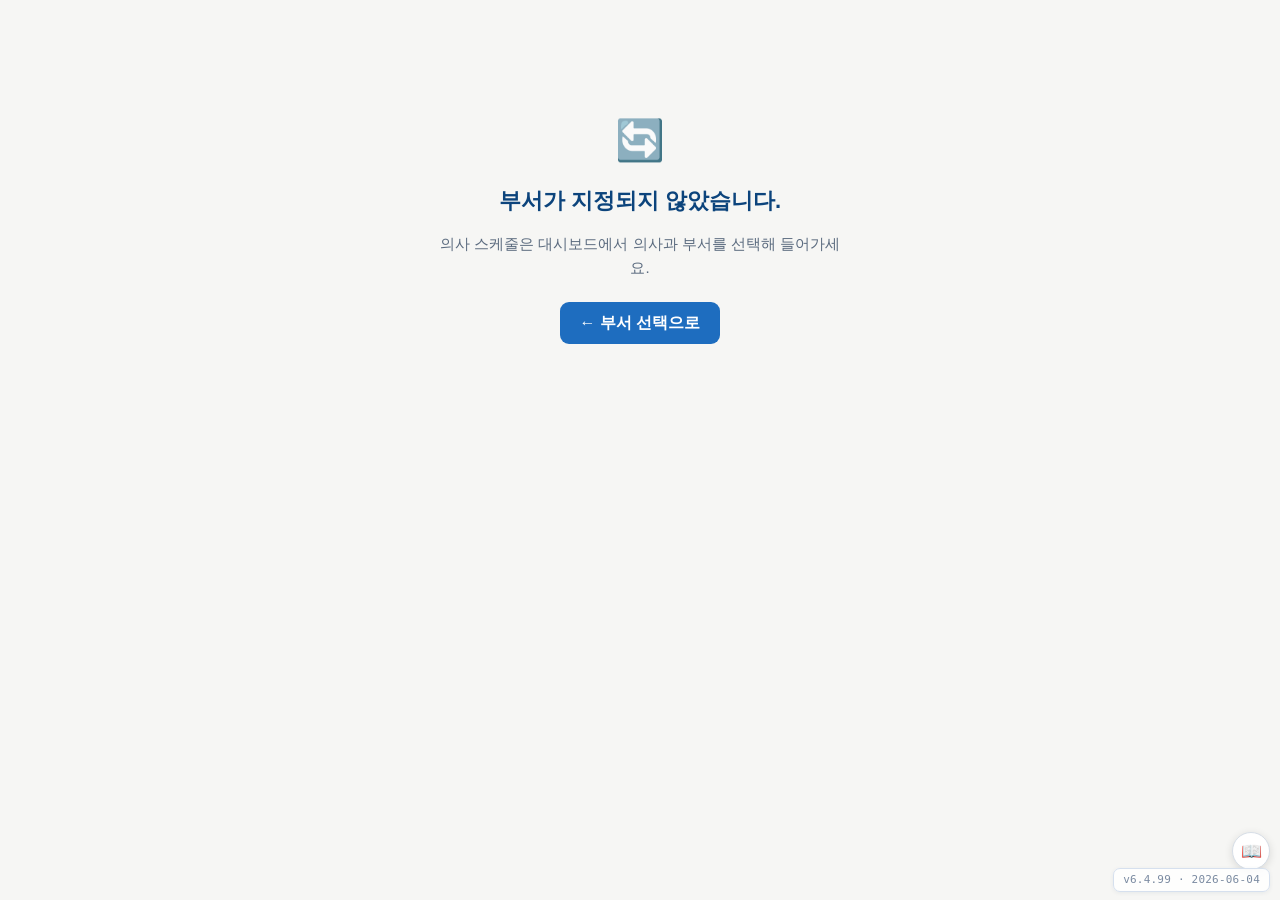
<file: doctor/index.html>
<!DOCTYPE html>
<html lang="ko">
<head>
<meta charset="UTF-8">
<meta name="viewport" content="width=device-width, initial-scale=1.0">
<title>비교대 근무표 (M2 개발 중)</title>
<link rel="stylesheet" href="../shared/theme.css?v=6499">
<link rel="stylesheet" href="../shared/calendar-grid.css?v=6499">
<link rel="stylesheet" href="../shared/uguide.css?v=6499">
</head>
<body>
<div class="wrap">

  <header>
    <span class="ico">🔄</span>
    <h1 id="pageTitle">비교대 근무표</h1>
  </header>
  <p class="sub" id="pageSub">의사과(내과계·정형·신경외과 등) 근무·당직 스케줄. 인력은 직원관리에서 이 부서로 배치합니다.</p>

  <!-- ③ 상단 툴바 — 스크롤해도 고정 -->
  <div class="card nav stickybar" style="display:flex;gap:8px;flex-wrap:wrap;align-items:center;margin-bottom:14px;">
    <a href="../index.html">← 부서 선택으로</a>
    <span style="margin-left:auto;display:flex;gap:6px;flex-wrap:wrap;">
      <button class="toolbtn b-report" id="btnStats" title="근무 통계">📊 통계</button>
      <button class="toolbtn b-auto" id="btnAuto" title="자동배치 — 요일 고정근무 반영 후, 평일·토요일 빈 칸을 근무로 채움 (일·공휴일 제외)">✨ 자동배치</button>
      <button class="toolbtn b-reset" id="btnReset" title="이 부서 근무표 초기화">↺ 초기화</button>
      <button class="toolbtn b-rules" id="btnSettings" title="슬롯 방식·기본 뷰 설정">⚙ 설정</button>
      <button class="toolbtn b-print" id="btnPrint" title="현재 달 인쇄">🖨 인쇄</button>
      <button class="toolbtn b-save" id="btnExport" title="JSON 백업 파일로 저장">↑ 백업</button>
      <button class="toolbtn b-event" id="btnImport" title="JSON 백업 불러오기">↓ 복원</button>
      <input type="file" id="importFile" accept=".json" style="display:none">
    </span>
  </div>

  <div class="layout">
  <div class="main-col">
  <!-- M2c: 월 캘린더 그리드 골격 (셀 내용은 M2d에서) -->
  <div class="card">
    <div id="printTitle"></div>
    <div class="cal-top-sticky" id="calTopSticky">
    <div class="cal-head">
      <button id="prevM" title="이전 달">‹</button>
      <span class="mlabel" id="mLabel">—</span>
      <button id="nextM" title="다음 달">›</button>
      <button class="today-btn" id="todayB" title="오늘이 있는 달로">오늘</button>
      <span class="viewtabs" id="viewTabs" style="display:none">
        <button data-view="doctor" class="vtab on">달력형</button>
      </span>
      <span class="spacer" id="calHint"></span>
      <span style="display:inline-flex;align-items:center;gap:4px;margin-left:8px;">
        <button class="toolbtn" id="calCopyPrev" title="지난달 근무를 요일 기준으로 이번 달에 복사" style="padding:2px 8px">⧉ 지난달 복사</button>
        <button class="toolbtn" id="sideToggle" title="의사 명단 접기/펴기 — 접으면 달력이 넓어집니다" style="padding:2px 8px">◧ 명단 접기</button>
        <button class="toolbtn" id="calNarrow" title="좁게" style="padding:2px 8px">−</button>
        <button class="toolbtn" id="calWide" title="넓게" style="padding:2px 8px">＋</button>
      </span>
    </div>
    <div class="palette-box" style="display:flex;flex-wrap:wrap;gap:6px;align-items:center;padding:8px 10px;background:var(--bg2);border:1px solid var(--bd);border-radius:9px;">
      <span style="font-size:13px;color:var(--text2);margin-right:2px;font-weight:600;">붓:</span>
    </div>
    </div>
    <table class="cal" id="calTable">
      <colgroup>
        <col class="col-sun"><col><col><col><col><col><col class="col-sat">
      </colgroup>
      <thead>
        <tr>
          <th class="sun">일</th><th>월</th><th>화</th><th>수</th><th>목</th><th>금</th><th class="sat">토</th>
        </tr>
      </thead>
      <tbody id="calBody"></tbody>
    </table>
  </div>

  <!-- A-2: 명단형 (사람×날짜) — 슬롯 칠하기 입력. 팔레트로 붓 선택 후 칸 클릭. -->
  <details class="card" id="sheetWrap2" open style="padding:16px 18px;">
    <summary style="cursor:pointer;font-size:16px;font-weight:600;color:var(--text2);
         text-transform:uppercase;letter-spacing:.04em;list-style:none;">
      📋 명단형 (사람 × 날짜) <span id="sheetMonth" style="text-transform:none;color:var(--primary);font-weight:700;"></span>
    </summary>
    <div style="margin-top:12px;">
      <div id="palette" class="palette-box" style="display:flex;flex-wrap:wrap;gap:6px;margin-bottom:10px;align-items:center;">
        <span style="font-size:13px;color:var(--text2);margin-right:2px;">붓:</span>
      </div>
      <div style="font-size:13px;color:var(--text3);margin-bottom:8px;">
        붓을 고르고 칸(오전/오후)을 클릭하면 칠해집니다. 단축키 1~7, 지우기 Backspace, 붓 해제 Esc.
      </div>
      <div class="sheet-wrap">
        <table class="sheet" id="sheetTable"></table>
      </div>
      <div class="sheet-legend">
        <span><i style="background:rgba(24,95,165,.12)"></i>토요일(근무)</span>
        <span><i style="background:#fae8e8"></i>일요일</span>
        <span><i style="background:var(--warn-bg)"></i>공휴일</span>
        <span>칸: 위=오전 / 아래=오후</span>
      </div>
    </div>
  </details>

  </div><!-- /main-col -->
  <div class="side-col">
  <!-- B-2: 이 부서 소속 인원 + 간호사 추가 (듀티 디자인 통일) -->
  <div class="card" id="rosterCard">
    <div class="phdr"><span>👥 의사 관리 <span id="rosterCount" style="font-weight:600;color:var(--text3);font-size:14px"></span></span></div>
    <div class="ncards" id="rosterList">
      <div class="empty" style="font-size:14px;color:var(--text3);padding:8px">불러오는 중…</div>
    </div>
    <details id="addDetails" class="addsec-cal">
      <summary>＋ 의사 추가</summary>
      <div style="padding:0 12px 12px;">
        <label style="font-size:13px;color:var(--text2);display:block;margin-bottom:4px;">직원관리에 등록된 인원 중 선택</label>
        <select id="aPersonSel" style="width:100%;padding:6px;border:1px solid var(--bd2);border-radius:6px;font-size:14px;margin-bottom:6px;"><option value="">— 배치할 사람 선택 —</option></select>
        <label style="font-size:13px;color:var(--text2);display:block;margin-bottom:4px;">세부과목 (선택)</label>
        <select id="aRoleSel" style="width:100%;padding:6px;border:1px solid var(--bd2);border-radius:6px;font-size:14px;margin-bottom:8px;"></select>
        <div style="font-size:12px;color:var(--text3);line-height:1.5;margin-bottom:8px;">새 사람 등록은 <b>직원관리</b>에서. 여기서는 이미 등록된 인원을 이 부서로 배치만 합니다.</div>
        <button id="aAddBtn" style="width:100%;padding:8px;background:var(--primary);color:#fff;border:0;border-radius:6px;font-size:15px;font-weight:600;cursor:pointer;">이 부서에 배치</button>
      </div>
    </details>
  </div>

  </div><!-- /side-col -->
  </div><!-- /layout -->

  <div id="navToolbarSlot"></div>

  <!-- M3e-2: 설정 모달 -->
  <!-- ⑮ 통계 모달 -->
  <div class="modal-bg" id="statsModal">
    <div class="modal" role="dialog" aria-modal="true" style="max-width:560px;">
      <div style="display:flex;align-items:center;margin-bottom:6px;">
        <h3 style="margin:0;font-size:19px;color:var(--primary-d);">📊 근무 통계 <span id="statsMonth" style="font-size:15px;color:var(--text2);font-weight:600;"></span></h3>
        <button id="statsClose" style="margin-left:auto;border:0;background:none;font-size:22px;cursor:pointer;color:var(--text2);">✕</button>
      </div>
      <div class="modal-body" id="statsBody" style="padding:8px 4px;"></div>
    </div>
  </div>

  <div class="modal-bg" id="setModal">
    <div class="modal" role="dialog" aria-modal="true" style="max-width:520px;">
      <div class="modal-head">
        <h3>비교대 설정</h3>
        <button class="x" id="setClose" title="닫기">×</button>
      </div>
      <div class="modal-body">
        <div class="setrow">
          <div class="sk">슬롯형 나누는 방식</div>
          <div class="sd">슬롯 뷰에서 칸을 어떻게 묶을지. 오전/오후 2슬롯 또는 근무형별.</div>
          <div class="opts" id="optSlotMode">
            <button class="opt" data-k="slotMode" data-v="byHalf">오전/오후 2슬롯</button>
            <button class="opt" data-k="slotMode" data-v="byCode">근무형별 슬롯</button>
          </div>
        </div>
        <div class="setrow">
          <div class="sk">앱 열 때 기본 뷰</div>
          <div class="sd">비교대 앱을 처음 열 때 어떤 보기로 시작할지.</div>
          <div class="opts" id="optDefaultView">
            <button class="opt" data-k="defaultView" data-v="doctor">의사표형</button>
            <button class="opt" data-k="defaultView" data-v="slot">슬롯형</button>
          </div>
        </div>
      </div>
      <div class="modal-foot">
        <span class="saved" id="setSaved"></span>
        <button id="setDone">완료</button>
      </div>
    </div>
  </div>

  <!-- M3d-2: 날짜 편집 모달 -->
  <div class="modal-bg" id="editModal">
    <div class="modal" role="dialog" aria-modal="true">
      <div class="modal-head">
        <h3 id="emTitle">날짜</h3>
        <span class="mh-holi" id="emHoli"></span>
        <button class="x" id="emClose" title="닫기">×</button>
      </div>
      <div class="modal-body" id="emBody"></div>
      <div class="modal-foot">
        <span class="saved" id="emSaved"></span>
        <button id="emDone">완료</button>
      </div>
    </div>
  </div>

</div>

<!--
  ────────────────────────────────────────────────────────────────
  [모듈 배선 — M2a]
  비교대 앱은 shared 모듈 중 "진짜 공통"인 것만 가져온다:
    • utils.js          — 날짜·셀키 등 순수 계산 (부서 무관)
    • calendar-store.js — 공휴일 (국가 공통)
    • persons-store.js  — 공유 사람 풀 (부서 무관 인사 정보)

  ★ ward-context.js 는 가져오지 않는다.
    이유: 그 파일은 WARD_ID='duty' 를 하드코딩하고, 로드 즉시 '듀티 마이그레이션'을
    실행하는 *듀티 전용* 부품이다. 비교대가 끌어 쓰면 자기를 듀티로 착각하거나
    듀티 데이터 이전 로직을 잘못 건드릴 수 있다.
    → 비교대는 자기 WARD_ID('outpatient')를 아래에서 직접 선언하고,
      키 규칙(base_wardId)만 동일 규약으로 자체 보유한다. (작은 중복 < 잘못된 결합)
  ────────────────────────────────────────────────────────────────
-->
<script src="../shared/utils.js?v=6499"></script>
<script src="../shared/calendar-store.js?v=6499"></script>
<script src="../shared/persons-store.js?v=6499"></script>
<script src="../shared/dept-registry.js?v=6499"></script>
<script src="../shared/outpatient-adapter.js?v=6499"></script>
<script src="../shared/er-roster-store.js?v=6499"></script>
<script src="./doc-schedule-store.js?v=6499"></script>
<script src="./doc-render.js?v=6499"></script>

<script>
/* ── 비교대 부서 컨텍스트 (자체 선언, ward-context 미사용) ──
   WARD_ID 는 저장 키 접두사로 쓰인다: cal_*_<deptId>
   키 규칙은 듀티와 동일 규약(base + '_' + wardId)을 유지해 향후 통합이 쉽게.
   ── M5b: 다중 외래 부서 ──
   WARD_ID 를 URL ?dept=<id> 에서 받아 부서별 근무표를 그린다(한 파일 다부서).
   레지스트리(DeptRegistry)에 없는 dept 면 안내 화면. dept 없으면 대시보드로 유도.   */
function _getDeptFromURL(){
  try {
    var p = new URLSearchParams(location.search);
    return p.get('dept') || '';
  } catch(_){ return ''; }
}
var WARD_ID = _getDeptFromURL();   // 예: 'doctor_1'
window.DOC_DEPT_ID = WARD_ID;       // doc-schedule-store 저장 키 접두
var WARD_NAME = '';                 // 표시용 부서명 (레지스트리에서)
(function _resolveWard(){
  if(!WARD_ID) return;  // 무효 진입은 부팅 후 _guardDept()에서 안내
  var rec = (window.DeptRegistry && DeptRegistry.get) ? DeptRegistry.get(WARD_ID) : null;
  if(rec) WARD_NAME = rec.name;
})();
function calKey(base){ return base + '_' + WARD_ID; }   // 예: calKey('cal_sched') → 'cal_sched_outpatient_1'

/* ── M2a 자가진단: 배선이 됐는지만 확인 (데이터 변경 없음) ── */

/* ── M2b: 공유 풀 → 인력 명단 렌더 (읽기 전용) ──
   PersonsStore.list() = [{personId, name, birthday}]
   정렬: 이름 가나다순(한국어 로캘). 빈 풀이면 안내 문구.                         */
function initials(name){
  if(!name) return '?';
  // 한글이면 첫 글자, 영문이면 첫 글자 대문자
  return name.trim().charAt(0).toUpperCase();
}
function fmtBirthday(b){
  if(!b) return '';
  // 'YYYY-MM-DD' → 'MM/DD' 정도로 가볍게 (없으면 빈칸)
  var m = /^(\d{4})-(\d{2})-(\d{2})$/.exec(b);
  return m ? (m[2]+'/'+m[3]) : b;
}
function renderRoster(){
  var listEl  = document.getElementById('rosterList');
  var countEl = document.getElementById('rosterCount');
  var people = (window.OutpatientAdapter)
               ? OutpatientAdapter.listMembers(WARD_ID)
               : (window.PersonsStore ? PersonsStore.listByDept(WARD_ID) : []);
  if(countEl) countEl.textContent = '('+people.length+'명)';
  if(people.length === 0){
    listEl.innerHTML = '<div class="empty" style="font-size:14px;color:var(--text3);padding:10px;line-height:1.5">'
      + '아직 이 부서 소속 의사가 없습니다.<br>아래 “＋ 의사 추가”로 직원관리에 등록된 인원을 배치하세요.</div>';
  } else {
    listEl.innerHTML = people.map(function(p){
      var da = (p.deptAttrs && p.deptAttrs[WARD_ID]) ? p.deptAttrs[WARD_ID] : {};
      var spec = da.specialty || '';
      var fw = (da.attributes && da.attributes.fixedWeekday) ? da.attributes.fixedWeekday : {};
      var hasFixed = Object.keys(fw).length>0;
      var col = da.color || '#1A8C62';
      var sel = (_editMemberPid === p.personId);
      var dragAttrs = sel ? '' :
        ' draggable="true"'
        + ' ondragstart="onMemberDragStart(event,\''+p.personId+'\')"'
        + ' ondragover="onMemberDragOver(event,\''+p.personId+'\')"'
        + ' ondrop="onMemberDrop(event,\''+p.personId+'\')"'
        + ' ondragleave="onMemberDragLeave(event)"'
        + ' ondragend="onMemberDragEnd(event)"';
      return '<div class="ncard'+(sel?' sel2':'')+'" id="oc-'+p.personId+'"'+dragAttrs+'>'
        + '<div class="nct">'
        +   '<span class="drag-handle" title="'+(sel?'편집 중 순서변경 불가':'드래그로 순서 변경')+'" onclick="event.stopPropagation()">⠿</span>'
        +   '<span class="navatar-ph" style="background:'+col+'22;color:'+col+'" onclick="outToggleEdit(\''+p.personId+'\')">'+(p.photo?'<img src="'+escapeHtml(p.photo)+'" alt="">':escapeHtml(initials(p.name)))+'</span>'
        +   '<span class="ni2" onclick="outToggleEdit(\''+p.personId+'\')">'
        +     '<span class="ncn">'+escapeHtml(p.name||'(이름없음)')
        +       (spec?'<span class="rbadge">'+escapeHtml(spec)+'</span>':'')
        +       (hasFixed?'<span title="요일고정">📌</span>':'')
        +       (_isBirthdayMonth(p.birthday)?'<span title="이달 생일">🎂</span>':'')
        +     '</span>'
        +   '</span>'
        + '</div>'
        + (sel ? '<div class="nce">'+_memberEditPanel(p)+'</div>' : '')
        + '</div>';
    }).join('');
    _bindMemberEdit();
  }
  _renderAddNurseUI();
}

/* ── 소속 인원 부서특성 편집 (세부과목·색·요일고정) ── */
var _editMemberPid = null;
var WD_KEYS = ['sun','mon','tue','wed','thu','fri','sat'];
var WD_LABELS = ['일','월','화','수','목','금','토'];

function outToggleEdit(pid){
  _editMemberPid = (_editMemberPid===pid) ? null : pid;
  renderRoster();
}
// 간호사 순서 조정 — 드래그 앤 드롭 (듀티 패턴). manualOrder 재부여.
var _cardDragSrc = null;
function onMemberDragStart(e, pid){
  _cardDragSrc = pid;
  e.dataTransfer.effectAllowed = 'move';
  setTimeout(function(){
    var el=document.getElementById('oc-'+pid);
    if(el) el.classList.add('dragging-card');
  },0);
}
function onMemberDragOver(e, pid){
  e.preventDefault();
  e.dataTransfer.dropEffect='move';
  if(_cardDragSrc===pid) return;
  Array.prototype.forEach.call(document.querySelectorAll('#rosterList .ncard'), function(el){ el.classList.remove('drag-over','drag-over-bottom'); });
  var el=document.getElementById('oc-'+pid);
  if(!el) return;
  // 커서가 카드 상반부면 '위에 삽입', 하반부면 '아래에 삽입' 표시
  var r=el.getBoundingClientRect();
  var before = (e.clientY < r.top + r.height/2);
  el.classList.add(before ? 'drag-over' : 'drag-over-bottom');
}
function onMemberDragLeave(e){
  var el=e.currentTarget;
  if(el) el.classList.remove('drag-over','drag-over-bottom');
}
function onMemberDragEnd(e){
  Array.prototype.forEach.call(document.querySelectorAll('#rosterList .ncard'), function(el){
    el.classList.remove('drag-over','drag-over-bottom','dragging-card');
  });
  _cardDragSrc=null;
}
function onMemberDrop(e, pid){
  e.preventDefault();
  e.stopPropagation();
  var dropEl=document.getElementById('oc-'+pid);
  // 드롭 위치(위/아래) 판정 — 정리 전에 먼저 계산
  var before = true;
  if(dropEl){
    var r=dropEl.getBoundingClientRect();
    before = (e.clientY < r.top + r.height/2);
  }
  Array.prototype.forEach.call(document.querySelectorAll('#rosterList .ncard'), function(el){
    el.classList.remove('drag-over','drag-over-bottom','dragging-card');
  });
  if(!_cardDragSrc || _cardDragSrc===pid){ _cardDragSrc=null; return; }
  if(!window.PersonsStore || !window.OutpatientAdapter){ _cardDragSrc=null; return; }

  var srcId=_cardDragSrc; _cardDragSrc=null;
  var ord = OutpatientAdapter.listMembers(WARD_ID).map(function(p){ return p.personId; });
  var srcIdx = ord.indexOf(srcId);
  if(srcIdx<0) return;
  ord.splice(srcIdx,1);                       // 먼저 src 제거
  var dstIdx = ord.indexOf(pid);              // 제거 후 대상 위치
  if(dstIdx<0) dstIdx = 0;
  var insertAt = before ? dstIdx : dstIdx+1;  // 위면 앞, 아래면 뒤
  ord.splice(insertAt, 0, srcId);
  // manualOrder 재부여
  ord.forEach(function(personId,i){ PersonsStore.setDeptAttrs(personId, WARD_ID, { manualOrder: i }); });

  renderRoster();
  renderSheet();
  _calOnly=true; try{ if(typeof renderCalendar==='function') renderCalendar(); }finally{ _calOnly=false; }
}
function _memberEditPanel(p){
  var da = (p.deptAttrs && p.deptAttrs[WARD_ID]) ? p.deptAttrs[WARD_ID] : {};
  var spec = da.specialty || '';
  var attrs = da.attributes || {};
  var fw = attrs.fixedWeekday || {};
  var col = da.color || '#1A8C62';
  var SPECS = ['','내과','신장내과','가정의학과','정형외과','신경외과','신경과','외과','응급의학과'];
  var palette = window.NCOLS || ['#1A8C62'];

  var specOpts = SPECS.map(function(sp){ return '<option value="'+escapeHtml(sp)+'"'+(sp===spec?' selected':'')+'>'+(sp||'(미지정)')+'</option>'; }).join('');
  var colorDots = palette.map(function(c){
    return '<span onclick="outSetColor(\''+p.personId+'\',\''+c+'\')" '
      + 'style="display:inline-block;width:18px;height:18px;border-radius:50%;background:'+c+';cursor:pointer;'
      + 'border:'+(c===col?'2px solid #000':'1px solid #ccc')+';margin:1px"></span>';
  }).join('');
  // 요일고정 v2: 요일별 오전/오후 코드 + 적용 주차(1~5)
  var fwCodes = [['','—'],['work','근무'],['off','휴진'],['dcall','D콜'],['ncall','N콜'],['endo','내시경'],['consult','협진']];
  function fwSel(wk, slot, cur){
    var opts = fwCodes.map(function(c){ return '<option value="'+c[0]+'"'+(c[0]===cur?' selected':'')+'>'+c[1]+'</option>'; }).join('');
    return '<select onchange="outSetFWSlot(\''+p.personId+'\',\''+wk+'\',\''+slot+'\',this.value)" '
      + 'style="font-size:13px;padding:1px;border:1px solid var(--bd2);border-radius:4px;width:52px">'+opts+'</select>';
  }
  // 월~토 (일요일은 외래 근무 없음)
  var fwRows = [1,2,3,4,5,6].map(function(i){
    var wk = WD_KEYS[i];
    var rule = _normFW(fw[wk]) || {am:'',pm:'',weeks:[]};
    var wkBoxes = [1,2,3,4,5].map(function(n){
      var on = rule.weeks.indexOf(n)>=0;
      return '<label style="display:inline-flex;align-items:center;gap:1px;cursor:pointer;font-size:11px">'
        + '<input type="checkbox" '+(on?'checked':'')+' style="margin:0;width:12px;height:12px" '
        + 'onchange="outSetFWWeek(\''+p.personId+'\',\''+wk+'\','+n+',this.checked)">'+n+'</label>';
    }).join('');
    var hasRule = rule.am || rule.pm;
    return '<tr>'
      + '<td style="color:'+(i===6?'#1E6DBF':'var(--text2)')+';font-weight:600;padding:2px 4px">'+WD_LABELS[i]+'</td>'
      + '<td style="padding:2px 2px">'+fwSel(wk,'am',rule.am)+'</td>'
      + '<td style="padding:2px 2px">'+fwSel(wk,'pm',rule.pm)+'</td>'
      + '<td style="padding:2px 4px"><span style="display:inline-flex;gap:4px;opacity:'+(hasRule?'1':'.4')+'">'+wkBoxes+'</span></td>'
      + '</tr>';
  }).join('');
  var basis = _weekBasis();
  var fwTable = '<table style="border-collapse:collapse;font-size:13px;width:100%">'
    + '<thead><tr style="color:var(--text3);font-size:11px">'
    + '<th style="text-align:left;padding:1px 4px">요일</th><th style="padding:1px 2px">오전</th><th style="padding:1px 2px">오후</th>'
    + '<th style="text-align:left;padding:1px 4px">적용 주차</th></tr></thead>'
    + '<tbody>'+fwRows+'</tbody></table>'
    + '<div style="font-size:9.5px;color:var(--text3);margin-top:5px;line-height:1.5">'
    + '주차 미선택 = 매주 반복. 예) “2·4주 토요일 휴진” → 토요일 오전·오후 휴진 + 주차 2,4 체크.</div>'
    + '<label style="font-size:9.5px;color:var(--text2);display:flex;align-items:center;gap:4px;margin-top:5px">주차 기준: '
    + '<select onchange="outSetWeekBasis(this.value)" style="font-size:12px;padding:1px;border:1px solid var(--bd2);border-radius:4px">'
    + '<option value="occurrence"'+(basis==='occurrence'?' selected':'')+'>그 요일 첫 등장이 1주차</option>'
    + '<option value="dom"'+(basis==='dom'?' selected':'')+'>1일 포함 주가 1주차</option>'
    + '</select></label>';

  return '<div class="memedit" style="font-size:14px">'
    + '<div style="display:flex;gap:10px;align-items:center;margin-bottom:8px;flex-wrap:wrap">'
    +   '<label>세부과목 <select onchange="outSetSpecialty(\''+p.personId+'\',this.value)" style="font-size:14px;padding:3px;border:1px solid var(--bd2);border-radius:5px">'+specOpts+'</select></label>'
    + '</div>'
    + '<div style="margin-bottom:8px">색상<br><div class="cgrid">'+colorDots+'</div></div>'
    + '<div style="margin-bottom:8px">요일 고정근무 <span style="color:var(--text3);font-size:12px">(오전·오후/주차별 — 달력 자동 반영)</span>'
    +   '<div style="margin-top:4px">'+fwTable+'</div></div>'
    + '<button onclick="outRemoveMember(\''+p.personId+'\')" style="border:1px solid var(--warn);background:#fff;color:var(--warn);border-radius:6px;padding:5px 10px;font-size:13px;cursor:pointer">이 부서에서 빼기</button>'
    + '</div>';
}
function _bindMemberEdit(){ /* 인라인 onchange 사용 */ }
function outSetSpecialty(pid, spec){ _setDeptAttr(pid, function(da){ da.specialty=spec; }); }

function _setDeptAttr(pid, mutate){
  if(!window.PersonsStore) return;
  var p = PersonsStore.get(pid); if(!p) return;
  var da = (p.deptAttrs && p.deptAttrs[WARD_ID]) ? Object.assign({}, p.deptAttrs[WARD_ID]) : {active:true};
  if(!da.attributes) da.attributes = {pregnant:false, fixedWeekday:{}};
  mutate(da);
  PersonsStore.setDeptAttrs(pid, WARD_ID, da);
  renderRoster();
  applyFixedWeekday();          // 요일고정 변경 반영
  if(typeof renderCalendar==='function'){ _calOnly=true; try{renderCalendar();}finally{_calOnly=false;} }
}
function outSetRole(pid, role){ _setDeptAttr(pid, function(da){ da.role=role; }); }
function outSetPregnant(pid, on){ _setDeptAttr(pid, function(da){ da.attributes.pregnant=!!on; }); }
function outSetColor(pid, col){ _setDeptAttr(pid, function(da){ da.color=col; }); }
function outSetFWSlot(pid, wk, slot, code){
  _setDeptAttr(pid, function(da){
    if(!da.attributes.fixedWeekday) da.attributes.fixedWeekday={};
    var cur=_normFW(da.attributes.fixedWeekday[wk]) || {am:'',pm:'',weeks:[]};
    cur[slot]=code||'';
    if(!cur.am && !cur.pm) delete da.attributes.fixedWeekday[wk];   // 둘 다 비면 규칙 제거
    else da.attributes.fixedWeekday[wk]=cur;
  });
}
function outSetFWWeek(pid, wk, n, on){
  _setDeptAttr(pid, function(da){
    if(!da.attributes.fixedWeekday) da.attributes.fixedWeekday={};
    var cur=_normFW(da.attributes.fixedWeekday[wk]) || {am:'',pm:'',weeks:[]};
    var idx=cur.weeks.indexOf(n);
    if(on && idx<0) cur.weeks.push(n);
    else if(!on && idx>=0) cur.weeks.splice(idx,1);
    cur.weeks.sort(function(a,b){return a-b;});
    da.attributes.fixedWeekday[wk]=cur;
  });
}
function outSetWeekBasis(v){
  _setWeekBasis(v);
  applyFixedWeekday();
  if(typeof renderCalendar==='function'){ _calOnly=true; try{renderCalendar();}finally{_calOnly=false;} }
  renderRoster();
}

/* ── 생일 표시 (듀티와 동일 방식) — 생일은 dv6_persons(공유 풀)의 birthday(YYYY-MM-DD) ── */
function _isBirthdayMonth(bd){
  if(!bd) return false;
  var p=String(bd).split('-');
  return parseInt(p[1],10)===(viewM+1);
}
function _birthdaysOnDay(d){
  var all = window.PersonsStore ? PersonsStore.list() : [];
  return all.filter(function(p){
    if(!p.birthday || p.membership!==WARD_ID) return false;   // 이 부서 소속만
    var bp=String(p.birthday).split('-');
    return parseInt(bp[1],10)===(viewM+1) && parseInt(bp[2],10)===d;
  });
}

/* ── 요일고정 v2: 오전/오후 분리 + 주차 선택 ──
   fw[wk] 형태:
     구버전(문자열)  'half'          → {am:'', pm:'half', weeks:[]}  (반차는 오후만)
                      'work'/'off'/'vac' → {am:code, pm:code, weeks:[]}
     신버전(객체)    {am, pm, weeks:[1,3]}   weeks 비면 매주
*/
function _normFW(v){
  if(!v) return null;
  if(typeof v==='string'){
    if(v==='half') return {am:'', pm:'half', weeks:[]};
    return {am:v, pm:v, weeks:[]};
  }
  return { am:v.am||'', pm:v.pm||'', weeks:Array.isArray(v.weeks)?v.weeks.slice():[] };
}
// 주차 기준 옵션: 'occurrence'(기본=그 요일이 그달 처음 도는 날이 1주차) | 'dom'(1일 포함 주가 1주차)
function _weekBasis(){
  try{ return localStorage.getItem('cal_week_basis_'+WARD_ID) || 'occurrence'; }catch(_){ return 'occurrence'; }
}
function _setWeekBasis(v){
  try{ localStorage.setItem('cal_week_basis_'+WARD_ID, v); }catch(_){}
}
// 그 날짜(d)가 자기 요일의 '몇 번째'인지 (1부터). 기준에 따라 계산.
function _weekIndexOfWeekday(y, m, d){
  var basis=_weekBasis();
  if(basis==='dom'){
    // 1일이 포함된 주를 1주차로: 캘린더 주 단위(일요일 시작)
    var firstDow=dow(y,m,1);
    return Math.floor((d + firstDow - 1)/7) + 1;
  }
  // occurrence(기본): 같은 요일이 그달에서 몇 번째로 등장하는지
  return Math.floor((d-1)/7) + 1;
}

/* 요일고정 코드 → 슬롯 6속성 변환 */
function _fwCodeToSlot(code){
  switch(code){
    case 'work':    return {work:true, fixed:true};
    case 'off':     return {status:'휴진', fixed:true};
    case 'dcall':   return {erCall:'D', fixed:true};
    case 'ncall':   return {erCall:'N', fixed:true};
    case 'endo':    return {endo:true, fixed:true};
    case 'consult': return {consult:true, fixed:true};
    default: return null;
  }
}
/* A-4: 요일고정 → 그 달 해당 요일 슬롯에 자동 채우기.
   - 이전에 요일고정으로 깐 슬롯(fixed:true)은 걷어내고 새로 깖(재실행 안전)
   - 사용자가 직접 칠한 슬롯(fixed 아님)은 보존 */
function applyFixedWeekday(){
  if(!window.DocScheduleStore || !window.PersonsStore) return;
  var members = (window.OutpatientAdapter) ? OutpatientAdapter.listMembers(WARD_ID)
                : PersonsStore.listByDept(WARD_ID);
  var total = ndays(viewY, viewM);
  var changed = false;
  members.forEach(function(p){
    var da = (p.deptAttrs && p.deptAttrs[WARD_ID]) ? p.deptAttrs[WARD_ID] : {};
    var fw = (da.attributes && da.attributes.fixedWeekday) ? da.attributes.fixedWeekday : {};
    for(var d=1; d<=total; d++){
      var cell = DocScheduleStore.get(p.personId, viewY, viewM, d);
      ['am','pm'].forEach(function(slot){
        var s = cell[slot];
        // 이전 고정분 걷기
        if(s.fixed){ DocScheduleStore.setSlot(p.personId, viewY, viewM, d, slot, {}); changed=true; s={erCall:'',block:false,consult:false,endo:false,status:'근무',memo:'',fixed:false}; }
      });
    }
  });
  // 다시 깖
  members.forEach(function(p){
    var da = (p.deptAttrs && p.deptAttrs[WARD_ID]) ? p.deptAttrs[WARD_ID] : {};
    var fw = (da.attributes && da.attributes.fixedWeekday) ? da.attributes.fixedWeekday : {};
    if(!fw || !Object.keys(fw).length) return;
    for(var d=1; d<=total; d++){
      var wd = dow(viewY, viewM, d);
      var wk = WD_KEYS[wd];
      var rule = _normFW(fw[wk]);
      if(!rule) continue;
      // 주차 필터
      if(rule.weeks && rule.weeks.length){
        var widx = _weekIndexOfWeekday(viewY, viewM, d);
        if(rule.weeks.indexOf(widx)<0) continue;
      }
      ['am','pm'].forEach(function(slot){
        var code = rule[slot];
        if(!code) return;
        var fillSlot = _fwCodeToSlot(code);
        if(!fillSlot) return;
        var cur = DocScheduleStore.getSlot(p.personId, viewY, viewM, d, slot);
        // 수동 입력(비어있지 않고 fixed 아님)이 있으면 보존
        if(!DocScheduleStore.slotEmpty(cur) && !cur.fixed) return;
        DocScheduleStore.setSlot(p.personId, viewY, viewM, d, slot, fillSlot);
        changed = true;
      });
    }
  });
  if(changed && window.DocActiveRepo && DocActiveRepo.saveSchedule) DocActiveRepo.saveSchedule();
}

// 자동배치 본체: ① 요일고정 반영 → ② 남은 평일·토요일 빈 칸을 명시적 '근무'로 채움.
//   일요일·공휴일 제외(의사 근무 없음/특수). 수동 입력·요일고정분은 보존.
function autoFillDoctor(){
  if(!window.DocScheduleStore || !window.PersonsStore) return 0;
  applyFixedWeekday();   // 먼저 요일고정(휴진·당직·내시경 등) 반영
  var members = (window.OutpatientAdapter) ? OutpatientAdapter.listMembers(WARD_ID)
                : PersonsStore.listByDept(WARD_ID);
  var total = ndays(viewY, viewM);
  var filled = 0;
  members.forEach(function(p){
    for(var d=1; d<=total; d++){
      var wd = dow(viewY, viewM, d);
      if(wd===0) continue;   // 일요일 제외
      if(CalendarStore.isHoliday(viewY, viewM+1, d)) continue;   // 공휴일 제외(필요시 수동 입력)
      ['am','pm'].forEach(function(slot){
        var cur = DocScheduleStore.getSlot(p.personId, viewY, viewM, d, slot);
        if(!DocScheduleStore.slotEmpty(cur)) return;   // 이미 뭔가 있으면(근무·콜·휴진·요일고정) 건너뜀
        DocScheduleStore.setSlot(p.personId, viewY, viewM, d, slot, {work:true});
        filled++;
      });
    }
  });
  if(filled && window.DocActiveRepo && DocActiveRepo.saveSchedule) DocActiveRepo.saveSchedule();
  return filled;
}

// 의사 추가 UI 채우기 (배치 후보 + 세부과목)
function _renderAddNurseUI(){
  var sel = document.getElementById('aPersonSel');
  var roleSel = document.getElementById('aRoleSel');
  if(!sel || !roleSel) return;
  var cand = (window.OutpatientAdapter) ? OutpatientAdapter.listPlaceable(WARD_ID) : [];
  cand.sort(function(a,b){ return (a.name||'').localeCompare(b.name||'','ko'); });
  if(!cand.length){
    sel.innerHTML = '<option value="">(직원관리에 미배치 인원이 없습니다)</option>';
  } else {
    sel.innerHTML = '<option value="">— 배치할 사람 선택 —</option>'
      + cand.map(function(p){
          var tag = p.membership ? ' [타부서]' : ' [미소속]';
          return '<option value="'+p.personId+'">'+escapeHtml(p.name||p.personId)+tag+'</option>';
        }).join('');
  }
  // 세부과목 옵션 (기본 미지정)
  var SPECS = ['','내과','신장내과','가정의학과','정형외과','신경외과','신경과','외과','응급의학과'];
  if(roleSel) roleSel.innerHTML = SPECS.map(function(sp){
    return '<option value="'+escapeHtml(sp)+'">'+(sp||'(미지정)')+'</option>';
  }).join('');
}

// 배치 실행 — 의사: 세부과목을 deptAttrs.specialty에 저장
function outAddNurse(){
  var sel = document.getElementById('aPersonSel');
  var specSel = document.getElementById('aRoleSel');
  var pid = sel ? sel.value : '';
  if(!pid){ alert('배치할 사람을 선택하세요'); return; }
  if(!window.OutpatientAdapter){ alert('어댑터 미로드'); return; }
  OutpatientAdapter.placeIn(WARD_ID, pid);
  if(specSel && specSel.value) PersonsStore.setDeptAttrs(pid, WARD_ID, { specialty: specSel.value, active:true });
  var ad = document.getElementById('addDetails'); if(ad) ad.removeAttribute('open');
  renderRoster();
  if(typeof renderCalendar==='function') renderCalendar();
  if(typeof renderSheet==='function') renderSheet();
}
// 부서에서 빼기
function outRemoveMember(pid){
  if(!confirm('이 인원을 이 부서에서 빼시겠어요? (직원 정보는 직원관리에 남습니다)')) return;
  if(window.OutpatientAdapter) OutpatientAdapter.removeFrom(WARD_ID, pid);
  renderRoster();
  if(typeof renderCalendar==='function') renderCalendar();
  if(typeof renderSheet==='function') renderSheet();
}
renderRoster();
(function(){
  var btn=document.getElementById('aAddBtn');
  if(btn) btn.addEventListener('click', outAddNurse);
  var det=document.getElementById('addDetails');
  if(det) det.addEventListener('toggle', function(){ if(det.open) _renderAddNurseUI(); });
})();

/* ── M2c: 월 캘린더 그리드 골격 ──
   ★ month 규약 주의 (함정):
       utils.ndays(y,m)/dow(y,m,d) 는 month 0-based (5월=4) — JS Date 관례.
       CalendarStore.isHoliday(y,m,d)/.name() 는 month 1-based (5월=5).
     → 내부 상태(viewY, viewM)는 0-based 로 통일하고,
       CalendarStore 호출 시에만 (viewM+1) 로 변환한다. (듀티 데이터 호환 위해 0-based 유지)              */
var _today = new Date();
var viewY = _today.getFullYear();
var viewM = _today.getMonth();          // 0-based
var MONTH_KO = ['1월','2월','3월','4월','5월','6월','7월','8월','9월','10월','11월','12월'];

function renderCalendar(){
  var label = document.getElementById('mLabel');
  var body  = document.getElementById('calBody');
  var hint  = document.getElementById('calHint');
  label.textContent = viewY + '년 ' + MONTH_KO[viewM];

  var total   = ndays(viewY, viewM);        // 그 달 일수
  var firstDow = dow(viewY, viewM, 1);      // 1일의 요일 (0=일)
  var isThisMonth = (viewY===_today.getFullYear() && viewM===_today.getMonth());
  var todayD = isThisMonth ? _today.getDate() : -1;

  var cells = [];
  // 앞쪽 빈 칸 (1일 요일만큼)
  for(var i=0;i<firstDow;i++) cells.push(null);
  // 날짜 칸
  for(var d=1; d<=total; d++) cells.push(d);
  // 뒤쪽 빈 칸 (7의 배수로 맞춤)
  while(cells.length % 7 !== 0) cells.push(null);

  // 그 달 근무 데이터 + 사람 이름·색 맵 준비 (M3c)
  var nameOf = {};
  var colorOf = {};
  (window.PersonsStore ? PersonsStore.list() : []).forEach(function(p){
    nameOf[p.personId]=p.name||'';
    var da = p.deptAttrs && p.deptAttrs[WARD_ID];
    if(da && da.color) colorOf[p.personId]=da.color;
  });

  var html = '';
  for(var r=0; r<cells.length; r+=7){
    html += '<tr>';
    for(var c=0; c<7; c++){
      var d2 = cells[r+c];
      if(d2 == null){ html += '<td class="blank"></td>'; continue; }
      var wd = dow(viewY, viewM, d2);                 // 0=일 … 6=토
      var holi = CalendarStore.isHoliday(viewY, viewM+1, d2);   // ★ +1 변환
      var hname = holi ? CalendarStore.name(viewY, viewM+1, d2) : '';
      var cls = ['daycal'];
      if(wd===0) cls.push('sun','sund'); if(wd===6) cls.push('sat','satd');
      if(holi) cls.push('holi');
      if(d2===todayD) cls.push('today');

      html += '<td class="'+cls.join(' ')+'" data-day="'+d2+'">'
            +   '<div class="dayhead"><span class="daynum">'+d2+'</span>'
            +   ((function(){
                  var ini = (window.ErRosterStore) ? ErRosterStore.initial(viewY, viewM+1, d2) : '';
                  var full = (window.ErRosterStore) ? ErRosterStore.name(viewY, viewM+1, d2) : '';
                  return ini ? '<span class="erday" title="응급실 당직: '+escapeHtml(full)+'">🚑'+escapeHtml(ini)+'</span>' : '';
                })())
            +   ((function(){var b=_birthdaysOnDay(d2);return b.length?'<span class="daycake" title="'+escapeHtml(b.map(function(x){return x.name;}).join(', '))+' 생일">🎂</span>':'';})())
            +   (hname ? '<span class="holiname">'+escapeHtml(hname)+'</span>' : '')
            +   ((function(){
                  var evs = CalendarStore.eventsOnDay ? CalendarStore.eventsOnDay(viewY, viewM+1, d2) : [];
                  if(!evs.length) return '';
                  return evs.map(function(e){
                    var c = e.type==='holiday' ? 'var(--warn-d)' : '#185FA5';
                    var icon = e.type==='holiday' ? '🔴' : '📌';
                    return '<span class="dayevt" style="color:'+c+'" title="'+escapeHtml(e.name)+'">'+icon+' '+escapeHtml(e.name)+'</span>';
                  }).join('');
                })())
            +   '</div>'
            +   renderDayStaff(d2)
            + '</td>';
    }
    html += '</tr>';
  }
  body.innerHTML = html;
  hint.textContent = total + '일';
  if(!_calOnly) renderSheet();   // 출석부도 같은 달로 동기화 (칠하기 중엔 재귀 방지)

  // 슬롯 클릭 → 명단형과 동일한 커서/칠하기 시스템 (클릭=커서 이동, 붓 있으면 칠)
  Array.prototype.forEach.call(body.querySelectorAll('.slotcell'), function(sc){
    sc.style.cursor='pointer';
    sc.addEventListener('click', function(ev){
      ev.stopPropagation();
      var pid=sc.getAttribute('data-pid');
      var d=parseInt(sc.getAttribute('data-day'),10);
      var slot=sc.getAttribute('data-slot');
      if(pid&&d&&slot) _paintSlot(pid, viewY, viewM, d, slot);   // 커서 이동(+붓 있으면 칠)
    });
  });
  _paintCursorHighlight();   // 재렌더 후 커서 표시 복원 (달력형)
  // 슬롯(오전/오후) 외 영역 클릭은 무시 — 그날 전체 편집 팝업이 뜨던 동작 제거.
  //   근무 편집은 슬롯 셀(.slotcell) 클릭으로만 이뤄짐.

  // 한 날짜 칸의 내용 — 현재 뷰에 따라 분기 (M3d-3)
  function renderDayStaff(d){
    if(!window.DocScheduleStore) return '';
    return renderDayDoctor(d);
  }
  // 달력 한 칸: 이 부서 전원 (이름 | 오전 | 오후) 칠하기 슬롯.
  //   일요일만 비움(의사 근무 없음). 월~토는 공휴일/대체공휴일이어도 전원 입력칸 유지.
  //   기본은 휴진/off지만 특수 근무를 자유롭게 입력할 수 있도록 칸을 항상 연다.
  function renderDayDoctor(d){
    var members = (window.OutpatientAdapter) ? OutpatientAdapter.listMembers(WARD_ID)
                  : (window.PersonsStore ? PersonsStore.listByDept(WARD_ID) : []);
    if(members.length===0) return '';
    var wd = dow(viewY, viewM, d);
    if(wd===0) return '';   // 일요일: 의사 근무 없음 — 칸 완전히 비움(외래와 동일)
    var rows = members.map(function(p){
      var pid=p.personId;
      var cell = DocScheduleStore.get(pid, viewY, viewM, d);
      var pcol = colorOf[pid] || '';
      var nameStyle = pcol
        ? ' style="background:'+pcol+'22;border-left:3px solid '+pcol+';padding-left:5px;border-radius:3px;"'
        : '';
      return '<div class="staffrow">'
        +   '<span class="sname"'+nameStyle+'>'+escapeHtml(nameOf[pid]||p.name||'?')+'</span>'
        +   '<span class="slot am slotcell" data-pid="'+pid+'" data-day="'+d+'" data-slot="am">'+slotBadge(cell.am)+'</span>'
        +   '<span class="slot pm slotcell" data-pid="'+pid+'" data-day="'+d+'" data-slot="pm">'+slotBadge(cell.pm)+'</span>'
        + '</div>';
    });
    return '<div class="staffwrap">'+rows.join('')+'</div>';
  }
  function slotBadge(slot){ return _slotBadge(slot); }
}

// 한 슬롯(오전/오후)의 6속성 표시 — 엑셀 스타일 한 줄 텍스트(이름 제외). 달력·명단형 공용.
function _slotBadge(slot){
  if(!window.DocScheduleStore || DocScheduleStore.slotEmpty(slot)) return '<span class="empty">·</span>';
  var v = DocRender.render(slot);
  var txt = DocRender.lineText(slot);
  // 텍스트 색: D/N 콜이 있고 다른 배경색(협진·내시경·휴진)이 없을 때만 콜 색, 그 외 본문색
  var color = v.textColor;
  var lb = v.leftBar ? 'box-shadow:inset 3px 0 0 '+v.leftBar+';' : '';
  var inner = txt ? '<span class="dline" style="color:'+color+'">'+escapeHtml(txt)+'</span>' : '<span class="empty">·</span>';
  return '<span class="badge'+(v.dim?' dim':'')+'" style="background:'+v.bg+';'+lb+'">'+inner+'</span>';
}

/* ── M2d: 출석부 매트릭스 (사람 × 날짜) ──
   달력과 동일한 viewY/viewM 사용. 명단(PersonsStore)을 세로, 날짜를 가로로.
   각 칸 = 오전/오후 2분할 빈 칸. 토/일/공휴일은 헤더·칸에 색 표시.
   읽기 전용 — 저장 없음.                                                             */
var WD_KO = ['일','월','화','수','목','금','토'];
function renderSheet(){
  var tbl = document.getElementById('sheetTable');
  var monthLbl = document.getElementById('sheetMonth');
  if(!tbl) return;
  monthLbl.textContent = '· ' + viewY + '년 ' + MONTH_KO[viewM];

  // 외래 소속만, manualOrder 순 (어댑터). 커서 네비용으로 순서 저장.
  var people = (window.OutpatientAdapter)
               ? OutpatientAdapter.listMembers(WARD_ID)
               : ((window.PersonsStore && PersonsStore.listByDept) ? PersonsStore.listByDept(WARD_ID) : []);
  _sheetPeople = people.map(function(p){ return p.personId; });
  var total = ndays(viewY, viewM);

  // 헤더: 이름칸 + 날짜 1..말일
  var thead = '<thead><tr><th class="namecol">이름＼날짜</th>';
  for(var d=1; d<=total; d++){
    var wd = dow(viewY, viewM, d);
    var holi = CalendarStore.isHoliday(viewY, viewM+1, d);
    var hcls = holi ? 'holi' : (wd===6 ? 'satd' : (wd===0 ? 'sund' : ''));
    thead += '<th class="'+hcls+'">'+d+'<span class="wd">'+WD_KO[wd]+'</span></th>';
  }
  thead += '</tr></thead>';

  // 본문: 사람마다 한 행, 칸마다 오전/오후 2분할 (A-1: 데이터 연결 + 슬롯 식별자)
  var tbody = '<tbody>';
  if(people.length === 0){
    tbody += '<tr><td class="namecol">—</td><td colspan="'+total
          + '" style="color:var(--text2);padding:10px;text-align:center;font-size:14px">'
          + '이 부서 소속 의사가 없습니다 (좌측 “＋ 의사 추가”로 배치)</td></tr>';
  } else {
    people.forEach(function(p){
      var pid = p.personId;
      var dn = (p.deptAttrs && p.deptAttrs[WARD_ID]) ? p.deptAttrs[WARD_ID] : {};
      var spec = dn.specialty || '';
      tbody += '<tr><td class="namecol">'+escapeHtml(p.name||'(이름없음)')
            +  (spec? ' <span style="font-size:12px;color:var(--text3)">'+escapeHtml(spec)+'</span>':'')+'</td>';
      for(var d2=1; d2<=total; d2++){
        var wd2 = dow(viewY, viewM, d2);
        var holi2 = CalendarStore.isHoliday(viewY, viewM+1, d2);
        var ccls = holi2 ? 'holi' : (wd2===6 ? 'satd' : (wd2===0 ? 'sund' : ''));
        var cell = (window.DocScheduleStore) ? DocScheduleStore.get(pid, viewY, viewM, d2) : null;
        var am = cell ? cell.am : null, pm = cell ? cell.pm : null;
        tbody += '<td class="daycell '+ccls+'"><div class="ampm">'
              +    '<div class="am slotcell" data-pid="'+pid+'" data-day="'+d2+'" data-slot="am">'+_slotBadge(am)+'</div>'
              +    '<div class="pm slotcell" data-pid="'+pid+'" data-day="'+d2+'" data-slot="pm">'+_slotBadge(pm)+'</div>'
              +    '</div></td>';
      }
      tbody += '</tr>';
    });
  }
  tbody += '</tbody>';
  tbl.innerHTML = thead + tbody;
  _bindSheetPainting();
}

/* ── 붓 팔레트 + 칠하기 (의사 6속성) ── */
// 각 붓 = 하나의 속성 토글. 응급콜 D/N은 배타(서로 교체), 나머지는 on/off.
var BRUSHES = [
  {key:'1', attr:'work',   val:true, label:'근무', color:'#1A8C62'},
  {key:'2', attr:'erCall', val:'D', label:'D 주간콜', color:'#1A7A47'},
  {key:'3', attr:'erCall', val:'N', label:'N 야간콜', color:'#5B3FA0'},
  {key:'4', attr:'endo',   val:true, label:'내시경', color:'#3D7FC4'},
  {key:'5', attr:'consult',val:true, label:'협진',   color:'#C9A21A'},
  {key:'6', attr:'block',  val:true, label:'(X) 금지', color:'#C0392B'},
  {key:'7', attr:'status', val:'휴진', label:'휴진',  color:'#9A6618'}
];
var _brush = null;   // 현재 붓 index(문자열 key) | '__erase' | null

function _brushByKey(k){ return BRUSHES.filter(function(b){ return b.key===k; })[0] || null; }

function renderPalette(){
  var boxes = document.querySelectorAll('.palette-box');
  if(!boxes.length){ var legacy=document.getElementById('palette'); if(legacy) boxes=[legacy]; else return; }
  Array.prototype.forEach.call(boxes, function(box){
    Array.prototype.forEach.call(box.querySelectorAll('.brush'), function(b){ b.remove(); });
    BRUSHES.forEach(function(br){
      var on = (_brush===br.key);
      var el = document.createElement('button');
      el.className = 'brush' + (on ? ' on' : '');
      el.setAttribute('data-key', br.key);
      el.textContent = br.key + ' ' + br.label;
      el.style.cssText = 'border:1.5px solid '+(on?br.color:'var(--bd2)')
        + ';background:'+(on?br.color:'#fff')+';color:'+(on?'#fff':br.color)
        + ';border-radius:7px;padding:4px 9px;font-size:14px;font-weight:600;cursor:pointer;';
      el.addEventListener('click', function(){ setBrush(on?null:br.key); });
      box.appendChild(el);
    });
    var er = document.createElement('button');
    er.className = 'brush' + (_brush==='__erase'?' on':'');
    er.textContent = '⌫ 지우기';
    er.style.cssText='border:1.5px solid '+(_brush==='__erase'?'var(--text)':'var(--bd2)')
      +';background:#fff;color:var(--text2);border-radius:7px;padding:4px 9px;font-size:14px;cursor:pointer;';
    er.addEventListener('click', function(){ setBrush(_brush==='__erase'?null:'__erase'); });
    box.appendChild(er);
  });
}
function setBrush(key){ _brush = key; renderPalette(); if(typeof _syncCalTopHeight==='function') _syncCalTopHeight(); }

var _calOnly = false;
var _sheetPeople = [];
var _cursor = null;             // {pid, day, slot}

function _codeForKey(k){ var b=_brushByKey(k); return b?b.key:null; }   // 단축키→붓키

// 한 슬롯에 현재 붓 속성 토글(저장+양뷰 갱신). brushKey='__erase'면 슬롯 비움.
function _writeSlot(pid, y, m, d, slot, brushKey){
  if(!window.DocScheduleStore) return;
  if(brushKey==='__erase'){
    DocScheduleStore.setSlot(pid, y, m, d, slot, {});   // 빈 슬롯
  } else {
    var br = _brushByKey(brushKey); if(!br) return;
    var cur = DocScheduleStore.getSlot(pid, y, m, d, slot);
    var nv = {work:cur.work, erCall:cur.erCall, block:cur.block, consult:cur.consult, endo:cur.endo, status:cur.status, memo:cur.memo};
    if(br.attr==='erCall'){ nv.erCall = (cur.erCall===br.val) ? '' : br.val; }       // 같은 값 재칠=해제
    else if(br.attr==='status'){ nv.status = (cur.status===br.val) ? '근무' : br.val; }
    else { nv[br.attr] = !cur[br.attr]; }                                            // bool 토글(work·endo·consult·block)
    DocScheduleStore.setSlot(pid, y, m, d, slot, nv);
  }
  if(window.DocActiveRepo && DocActiveRepo.saveSchedule) DocActiveRepo.saveSchedule();
  renderSheet();
  if(typeof renderRoster==='function') renderRoster();
  _calOnly = true; try { if(typeof renderCalendar==='function') renderCalendar(); }
  finally { _calOnly = false; }
}

function _paintSlot(pid, y, m, d, slot){
  if(_brush===null) { setCursor(pid, d, slot); return; }
  _writeSlot(pid, y, m, d, slot, _brush);
  setCursor(pid, d, slot);
}

// ── 커서 ──
function setCursor(pid, day, slot){
  _cursor = { pid:pid, day:day, slot:slot };
  _paintCursorHighlight();
}
function _paintCursorHighlight(){
  // 명단형(sheetTable)과 달력형(calTable) 양쪽에서 커서 칸 표시
  var tables=[document.getElementById('sheetTable'), document.getElementById('calTable')].filter(Boolean);
  if(!tables.length) return;
  tables.forEach(function(tbl){
    Array.prototype.forEach.call(tbl.querySelectorAll('.slotcell.cursor'), function(c){ c.classList.remove('cursor'); });
  });
  if(!_cursor) return;
  var sel='.slotcell[data-pid="'+_cursor.pid+'"][data-day="'+_cursor.day+'"][data-slot="'+_cursor.slot+'"]';
  tables.forEach(function(tbl){
    var cell=tbl.querySelector(sel);
    if(cell){ cell.classList.add('cursor'); }   // 하이라이트만 — scrollIntoView 제거(클릭 시 화면 급이동 방지)
  });
}
// 커서 이동 (dx=날짜/슬롯 가로, dy=사람 세로). 가로는 슬롯(am→pm→다음날am) 단위.
// 그 날이 '입력 불가 칸'인지 — 일요일/공휴일이면서 그 사람에게 데이터도 없는 경우
function _isSkipDay(pid, day){
  var wd = dow(viewY, viewM, day);
  var holi = window.CalendarStore && CalendarStore.isHoliday(viewY, viewM+1, day);
  if(wd!==0 && !holi) return false;            // 평일은 안 건너뜀
  var c = DocScheduleStore.get(pid, viewY, viewM, day);
  var hasData = (c.am&&c.am.code)||(c.pm&&c.pm.code);
  return !hasData;                              // 데이터 있으면 멈춤(예외근무), 없으면 건너뜀
}
function moveCursor(dir){
  if(!_cursor){
    if(_sheetPeople.length) setCursor(_sheetPeople[0], 1, 'am');
    return;
  }
  var total=ndays(viewY,viewM);
  var pi=_sheetPeople.indexOf(_cursor.pid);
  var pid=_cursor.pid;
  var day=_cursor.day, slot=_cursor.slot;
  if(dir==='right'){
    var g=0;
    while(g++<800){
      if(slot==='am'){ slot='pm'; } else { slot='am'; day++; }
      if(day>total){ day=total; slot='pm'; break; }
      if(!_isSkipDay(pid, day)) break;       // 입력 가능한 날이면 멈춤
      // 건너뛸 날이면 그 날을 통째로 지나가도록 다음 루프에서 day++ 되게 slot을 pm으로
      slot='pm';
    }
  } else if(dir==='left'){
    var g2=0;
    while(g2++<800){
      if(slot==='pm'){ slot='am'; } else { slot='pm'; day--; }
      if(day<1){ day=1; slot='am'; break; }
      if(!_isSkipDay(pid, day)) break;
      slot='am';
    }
  } else if(dir==='up'){ if(pi>0) pi--; pid=_sheetPeople[pi]||pid; }
  else if(dir==='down'){ if(pi<_sheetPeople.length-1) pi++; pid=_sheetPeople[pi]||pid; }
  setCursor(pid, day, slot);
}
// 코드키 입력 → 현재 커서 칸에 쓰고 오른쪽 자동 전진
function typeAtCursor(code){
  if(!_cursor) { if(_sheetPeople.length) setCursor(_sheetPeople[0],1,'am'); if(!_cursor) return; }
  _writeSlot(_cursor.pid, viewY, viewM, _cursor.day, _cursor.slot, code);
  moveCursor('right');   // 자동 전진
}

function _bindSheetPainting(){
  var tbl = document.getElementById('sheetTable'); if(!tbl) return;
  Array.prototype.forEach.call(tbl.querySelectorAll('.slotcell'), function(cell){
    cell.style.cursor = 'pointer';
    cell.addEventListener('click', function(){
      var pid=cell.getAttribute('data-pid');
      var d=parseInt(cell.getAttribute('data-day'),10);
      var slot=cell.getAttribute('data-slot');
      if(pid&&d&&slot) _paintSlot(pid, viewY, viewM, d, slot);  // 클릭=커서 이동(+붓 있으면 칠)
    });
  });
  _paintCursorHighlight();  // 재렌더 후 커서 표시 복원
}

document.addEventListener('keydown', function(e){
  if(e.target && (e.target.tagName==='INPUT'||e.target.tagName==='TEXTAREA'||e.target.tagName==='SELECT')) return;
  // 방향키 — 커서 이동
  if(e.key==='ArrowRight'){ moveCursor('right'); e.preventDefault(); return; }
  if(e.key==='ArrowLeft'){  moveCursor('left');  e.preventDefault(); return; }
  if(e.key==='ArrowUp'){    moveCursor('up');    e.preventDefault(); return; }
  if(e.key==='ArrowDown'){  moveCursor('down');  e.preventDefault(); return; }
  if(e.key==='Tab' && _cursor){ moveCursor('right'); e.preventDefault(); return; }
  if(e.key==='Escape'){ _cursor=null; _paintCursorHighlight(); setBrush(null); return; }
  if(e.key==='Backspace' || e.key==='Delete'){
    if(_cursor){ _writeSlot(_cursor.pid,viewY,viewM,_cursor.day,_cursor.slot,'__erase'); moveCursor('right'); }
    e.preventDefault(); return;
  }
  // 코드키 — 커서가 있으면 직접 입력+전진, 없으면 붓 선택(보조)
  var code=_codeForKey(e.key);
  if(code){
    if(_cursor){ typeAtCursor(code); }
    else { setBrush(_brush===code?null:code); }
  }
});

function shiftMonth(delta){
  viewM += delta;
  if(viewM < 0){ viewM = 11; viewY--; }
  else if(viewM > 11){ viewM = 0; viewY++; }
  renderCalendar();
  renderRoster();   // 이달 생일 케이크 등 월 의존 표시 갱신
  if(typeof applyFixedWeekday==='function') applyFixedWeekday();
}
document.getElementById('prevM').addEventListener('click', function(){ shiftMonth(-1); });
document.getElementById('nextM').addEventListener('click', function(){ shiftMonth(1); });
document.getElementById('todayB').addEventListener('click', function(){
  viewY = _today.getFullYear(); viewM = _today.getMonth(); renderCalendar(); renderRoster();
});

/* M3d-3: 뷰 전환 탭 (의사표 ↔ 슬롯) */
Array.prototype.forEach.call(document.querySelectorAll('#viewTabs .vtab'), function(tab){
  tab.addEventListener('click', function(){
    var v = tab.getAttribute('data-view');
    if(window.CalViewPref) CalViewPref.setView(v);
    syncViewTabs();
    renderCalendar();
  });
});
function syncViewTabs(){
  var cur = (window.CalViewPref) ? CalViewPref.get('view') : 'doctor';
  Array.prototype.forEach.call(document.querySelectorAll('#viewTabs .vtab'), function(t){
    t.className = 'vtab' + (t.getAttribute('data-view')===cur ? ' on' : '');
  });
}

/* ── M3e-1: JSON 백업/복원 ── */
function pad2(n){ return String(n).padStart(2,'0'); }
function exportJSON(){
  try{
    var data = {
      app:'doctor', version:1, exportedAt:new Date().toISOString(),
      wardId: WARD_ID,
      schedule: DocScheduleStore.all(),
      personsSnapshot: (window.PersonsStore)? PersonsStore.list() : []
    };
    var blob = new Blob([JSON.stringify(data,null,2)],{type:'application/json'});
    var url = URL.createObjectURL(blob);
    var now = new Date();
    var ts = now.getFullYear()+pad2(now.getMonth()+1)+pad2(now.getDate())+'_'+pad2(now.getHours())+pad2(now.getMinutes());
    var a = document.createElement('a');
    a.href=url; a.download=(WARD_NAME||'의사과')+'_'+viewY+'-'+pad2(viewM+1)+'_'+ts+'.json'; a.click();
    URL.revokeObjectURL(url);
    flashTool('백업 저장 완료 ✓');
  }catch(e){ alert('백업 실패: '+e.message); }
}
function importJSON(evt){
  var file = evt.target.files[0]; if(!file) return;
  var reader = new FileReader();
  reader.onload = function(e){
    try{
      var data = JSON.parse(e.target.result);
      if(data.app!=='doctor' || !data.schedule){
        alert('⚠️ 올바른 의사과 백업 파일이 아닙니다.\n(다른 화면 파일이거나 손상된 파일일 수 있습니다.)');
        evt.target.value=''; return;
      }
      var cnt = Object.keys(data.schedule).length;
      if(!confirm('백업을 불러오면 현재 의사 스케줄이 파일 내용으로 교체됩니다.\n'
        +'(칸 '+cnt+'개) 계속할까요?\n\n※ 인원(공유 풀)은 변경되지 않습니다.')){
        evt.target.value=''; return;
      }
      DocScheduleStore.setAll(data.schedule);
      if(window.DocActiveRepo) DocActiveRepo.saveSchedule();
      renderSheet();
      _calOnly=true; try{ renderCalendar(); }finally{ _calOnly=false; }
      flashTool('복원 완료 ✓ ('+cnt+'칸)');
    }catch(err){ alert('복원 실패: '+err.message); }
    evt.target.value='';
  };
  reader.readAsText(file);
}
var _toolTimer=null;
function flashTool(msg){
  var hint=document.getElementById('calHint');
  var prev=hint.textContent; hint.textContent=msg; hint.style.color='var(--green)';
  clearTimeout(_toolTimer); _toolTimer=setTimeout(function(){ hint.style.color=''; renderCalendar(); }, 2000);
}
document.getElementById('btnExport').addEventListener('click', exportJSON);
document.getElementById('btnImport').addEventListener('click', function(){ document.getElementById('importFile').click(); });
document.getElementById('importFile').addEventListener('change', importJSON);

/* ── M3e-2: 설정 모달 ── */
function openSettings(){
  syncSettingOpts();
  document.getElementById('setSaved').textContent='';
  document.getElementById('setModal').classList.add('open');
}
function closeSettings(){ document.getElementById('setModal').classList.remove('open'); renderCalendar(); }
function syncSettingOpts(){
  if(!window.CalViewPref) return;
  ['slotMode','defaultView'].forEach(function(k){
    var cur=CalViewPref.get(k);
    Array.prototype.forEach.call(document.querySelectorAll('.opt[data-k="'+k+'"]'), function(o){
      o.className='opt'+(o.getAttribute('data-v')===cur?' on':'');
    });
  });
}
Array.prototype.forEach.call(document.querySelectorAll('#setModal .opt'), function(opt){
  opt.addEventListener('click', function(){
    var k=opt.getAttribute('data-k'), v=opt.getAttribute('data-v');
    if(window.CalViewPref) CalViewPref.set(k,v);
    syncSettingOpts();
    var s=document.getElementById('setSaved'); s.textContent='✓ 저장됨'; s.style.color='var(--green)';
  });
});
document.getElementById('btnSettings').addEventListener('click', openSettings);
document.getElementById('setClose').addEventListener('click', closeSettings);
document.getElementById('setDone').addEventListener('click', closeSettings);
document.getElementById('setModal').addEventListener('click', function(e){ if(e.target===this) closeSettings(); });

/* ── M3e-3: 인쇄 (현재 달) ── */
(function(){
  var cb=document.getElementById('calCopyPrev');
  if(cb) cb.addEventListener('click', function(){
    if(confirm('지난달 근무를 요일 기준으로 이번 달에 복사합니다.\n(공휴일 제외, 이미 입력된 칸은 유지)\n\n계속할까요?')) copyPrevMonth();
  });
})();

// ① 캘린더 폭 조절 (사용자 지정, localStorage 저장)
var _CAL_W_KEY = 'cal_wrap_width';
var _CAL_W_STEPS = [1000, 1200, 1400, 1600, 1900, 2200, 2600];   // 와이드 화면 대응
var _CAL_W_DEFAULT = 1400;
function _applyCalWidth(px){
  // 화면보다 넓게 지정되면 화면 폭(여백 제외)까지만 — 와이드 모니터를 꽉 채움
  document.documentElement.style.setProperty('--wrap-w', px+'px');
  try{ localStorage.setItem(_CAL_W_KEY, String(px)); }catch(_){}
}
function _curCalWidth(){
  var v = 0; try{ v = parseInt(localStorage.getItem(_CAL_W_KEY),10); }catch(_){}
  return (v && !isNaN(v)) ? v : _CAL_W_DEFAULT;
}
function _stepCalWidth(dir){
  var cur=_curCalWidth();
  var i=_CAL_W_STEPS.indexOf(cur);
  if(i<0){
    i=0; var best=1e9;
    _CAL_W_STEPS.forEach(function(s,idx){ var d=Math.abs(s-cur); if(d<best){best=d;i=idx;} });
  }
  i = Math.max(0, Math.min(_CAL_W_STEPS.length-1, i+dir));
  _applyCalWidth(_CAL_W_STEPS[i]);
}
(function(){
  _applyCalWidth(_curCalWidth());   // 저장된 폭 복원
  var nb=document.getElementById('calNarrow'), wb=document.getElementById('calWide');
  if(nb) nb.addEventListener('click', function(){ _stepCalWidth(-1); });
  if(wb) wb.addEventListener('click', function(){ _stepCalWidth(1); });
})();

// 의사 명단(좌측) 접기 토글 — 접으면 달력이 전체 폭을 씀. localStorage로 상태 유지.
(function(){
  var KEY='doc_side_collapsed';
  var layout=document.querySelector('.layout');
  var btn=document.getElementById('sideToggle');
  if(!layout||!btn) return;
  function apply(collapsed){
    layout.classList.toggle('side-collapsed', collapsed);
    btn.textContent = collapsed ? '◨ 명단 펴기' : '◧ 명단 접기';
    try{ localStorage.setItem(KEY, collapsed?'1':'0'); }catch(_){}
  }
  var init=false; try{ init=(localStorage.getItem(KEY)==='1'); }catch(_){}
  apply(init);
  btn.addEventListener('click', function(){ apply(!layout.classList.contains('side-collapsed')); });
})();

// ⑫ 지난달 복사 — 요일 기준 매핑. 공휴일 제외, 채워진 칸 보존. 슬롯(6속성) 통째 복사.
function copyPrevMonth(){
  if(!window.DocScheduleStore) return;
  var pm = viewM-1, py = viewY;
  if(pm<0){ pm=11; py--; }
  var prevByWd = {0:[],1:[],2:[],3:[],4:[],5:[],6:[]};
  var prevTotal = ndays(py, pm);
  for(var pd=1; pd<=prevTotal; pd++){ prevByWd[dow(py,pm,pd)].push(pd); }
  var members = (window.OutpatientAdapter) ? OutpatientAdapter.listMembers(WARD_ID) : [];
  var curTotal = ndays(viewY, viewM);
  var curByWdIndex = {0:0,1:0,2:0,3:0,4:0,5:0,6:0};
  var copied = 0, skipped = 0;
  for(var d=1; d<=curTotal; d++){
    var wd = dow(viewY, viewM, d);
    var idx = curByWdIndex[wd]++;
    if(CalendarStore.isHoliday(viewY, viewM+1, d)) continue;
    var srcDay = prevByWd[wd][idx];
    if(srcDay==null) continue;
    members.forEach(function(p){
      var src = DocScheduleStore.get(p.personId, py, pm, srcDay);
      ['am','pm'].forEach(function(slot){
        var cur = DocScheduleStore.getSlot(p.personId, viewY, viewM, d, slot);
        if(!DocScheduleStore.slotEmpty(cur)){ skipped++; return; }   // 이미 있으면 보존
        if(!DocScheduleStore.slotEmpty(src[slot])){
          var s = src[slot]; 
          DocScheduleStore.setSlot(p.personId, viewY, viewM, d, slot,
            {erCall:s.erCall, block:s.block, consult:s.consult, endo:s.endo, status:s.status, memo:s.memo});
          copied++;
        }
      });
    });
  }
  if(window.DocActiveRepo && DocActiveRepo.saveSchedule) DocActiveRepo.saveSchedule();
  renderSheet(); if(typeof renderRoster==='function') renderRoster();
  _calOnly=true; try{ renderCalendar(); }finally{ _calOnly=false; }
  if(typeof flashTool==='function') flashTool('지난달 복사: '+copied+'칸 ('+skipped+'칸은 기존 유지)');
}

document.getElementById('btnPrint').addEventListener('click', function(){ printCalendar(); });

// 인쇄: 현재 달력형(탁상 달력) 그대로 가로 한 페이지로. 달력형이 아니면 전환 후 인쇄, 복귀.
function printCalendar(){
  var deptNm = (window.DeptRegistry && DeptRegistry.get(WARD_ID)) ? DeptRegistry.get(WARD_ID).name
             : (document.getElementById('pageTitle') ? document.getElementById('pageTitle').textContent : '근무표');
  var t=document.getElementById('printTitle');
  if(t) t.textContent = deptNm + ' — ' + viewY + '년 ' + MONTH_KO[viewM] + ' 근무표';
  // 달력형으로 강제 전환(슬롯형이면 매트릭스라 인쇄 부적합)
  var prevView = (window.CalViewPref) ? CalViewPref.get('view') : 'doctor';
  if(prevView !== 'doctor'){
    if(window.CalViewPref) CalViewPref.set('view','doctor');
    renderCalendar();
  }
  // 한 장에 들어가도록 축소율 계산 → CSS 변수로 전달
  _fitPrintScale();
  window.print();
  // 인쇄 후 원래 보기로 복귀
  if(prevView !== 'doctor'){
    if(window.CalViewPref) CalViewPref.set('view', prevView);
    renderCalendar();
  }
}

// 달력 실제 크기 vs A4 가로 인쇄영역을 비교해 1장에 맞는 배율을 --print-scale 에 설정.
function _fitPrintScale(){
  try{
    var card = document.querySelector('.main-col .card');
    var tbl  = document.getElementById('calTable');
    var title= document.getElementById('printTitle');
    if(!tbl) return;
    // A4 가로 인쇄 가능 영역(margin 6mm) ≈ 285mm x 198mm. mm→px(96dpi: 1mm≈3.7795px)
    var MM = 3.7795;
    var availW = (297 - 12) * MM;   // ≈ 1077px
    var availH = (210 - 12) * MM;   // ≈ 748px
    // 콘텐츠 실제 크기(현재 화면 렌더 기준)
    var contentW = tbl.scrollWidth;
    var contentH = tbl.scrollHeight + (title ? title.offsetHeight + 8 : 0);
    if(contentW<=0 || contentH<=0){ document.documentElement.style.setProperty('--print-scale','1'); return; }
    var scale = Math.min(availW/contentW, availH/contentH, 1);
    // 너무 작아지지 않게 하한(가독성) — 그래도 1장 우선이므로 0.3까지 허용
    scale = Math.max(scale, 0.3);
    document.documentElement.style.setProperty('--print-scale', scale.toFixed(3));
  }catch(e){ document.documentElement.style.setProperty('--print-scale','1'); }
}

// ⑮ 통계 — 의사 6속성: 1)일자별 콜 인원 2)사람별 당직(D/N) 3)협진·내시경·휴진 횟수
function renderStats(){
  var body=document.getElementById('statsBody'); if(!body) return;
  document.getElementById('statsMonth').textContent = viewY+'년 '+MONTH_KO[viewM];
  var members=(window.OutpatientAdapter)?OutpatientAdapter.listMembers(WARD_ID):[];
  var total=ndays(viewY,viewM);
  var nameOf={}; members.forEach(function(p){ nameOf[p.personId]=p.name||p.personId; });
  function slots(p,d){ var c=DocScheduleStore.get(p.personId,viewY,viewM,d); return [c.am,c.pm]; }

  // 1) 일자별 콜(D/N) 인원 수
  var perDay=[];
  for(var d=1; d<=total; d++){
    var cnt=0;
    members.forEach(function(p){ slots(p,d).forEach(function(s){ if(s.erCall) cnt++; }); });
    perDay.push({d:d, wd:dow(viewY,viewM,d), cnt:cnt});
  }
  var maxDay=Math.max(1,...perDay.map(function(x){return x.cnt;}));
  var WDk=['일','월','화','수','목','금','토'];
  var day1='<table style="width:100%;border-collapse:collapse;font-size:13px"><tbody>'
    + perDay.map(function(x){
        var col=x.wd===0?'#C0392B':(x.wd===6?'#1E6DBF':'var(--text2)');
        var bar=Math.round(x.cnt/maxDay*100);
        return '<tr><td style="width:42px;color:'+col+';padding:1px 4px">'+x.d+'('+WDk[x.wd]+')</td>'
          +'<td style="padding:1px 4px"><span style="display:inline-block;height:9px;background:var(--primary);width:'+bar+'%;border-radius:2px;vertical-align:middle"></span> '+x.cnt+'</td></tr>';
      }).join('') + '</tbody></table>';

  // 2) 사람별 콜 횟수 (D+N 슬롯 수)
  var perPerson=members.map(function(p){
    var dCnt=0,nCnt=0;
    for(var d=1; d<=total; d++){ slots(p,d).forEach(function(s){ if(s.erCall==='D')dCnt++; else if(s.erCall==='N')nCnt++; }); }
    return {name:nameOf[p.personId], d:dCnt, n:nCnt, tot:dCnt+nCnt};
  }).sort(function(a,b){return b.tot-a.tot;});
  var maxP=Math.max(1,...perPerson.map(function(x){return x.tot;}));
  var day2=perPerson.length? '<table style="width:100%;border-collapse:collapse;font-size:13px"><tbody>'
    + perPerson.map(function(x){
        var bar=Math.round(x.tot/maxP*100);
        return '<tr><td style="width:80px;padding:1px 4px">'+escapeHtml(x.name)+'</td>'
          +'<td style="padding:1px 4px"><span style="display:inline-block;height:9px;background:#1A8C62;width:'+bar+'%;border-radius:2px;vertical-align:middle"></span> '
          +'D '+x.d+' · N '+x.n+'</td></tr>';
      }).join('')+'</tbody></table>' : '<p style="font-size:14px;color:var(--text2)">인원 없음</p>';

  // 3) 협진·내시경·휴진 횟수
  var day3=members.length? '<table style="width:100%;border-collapse:collapse;font-size:13px">'
    + '<thead><tr style="color:var(--text3);font-size:11px"><th style="text-align:left;padding:1px 4px">의사</th>'
    + '<th style="padding:1px 4px">협진</th><th style="padding:1px 4px">내시경</th><th style="padding:1px 4px">휴진</th></tr></thead><tbody>'
    + members.map(function(p){
        var co=0,en=0,off=0;
        for(var d=1; d<=total; d++){ slots(p,d).forEach(function(s){ if(s.consult)co++; if(s.endo)en++; if(s.status==='휴진')off++; }); }
        return '<tr><td style="padding:1px 4px">'+escapeHtml(nameOf[p.personId])+'</td>'
          +'<td style="text-align:center;padding:1px 4px">'+co+'</td>'
          +'<td style="text-align:center;padding:1px 4px">'+en+'</td>'
          +'<td style="text-align:center;padding:1px 4px">'+off+'</td></tr>';
      }).join('')+'</tbody></table>' : '';

  function sec(t,c){ return '<div style="margin-bottom:14px"><div style="font-size:14px;font-weight:700;color:var(--primary-d);margin-bottom:5px">'+t+'</div>'+c+'</div>'; }
  body.innerHTML = sec('① 일자별 응급콜 인원',day1) + sec('② 사람별 응급콜 (D/N, 이번 달)',day2) + sec('③ 협진·내시경·휴진 횟수',day3);
}
(function(){
  var b=document.getElementById('btnStats');
  if(b) b.addEventListener('click', function(){ renderStats(); document.getElementById('statsModal').classList.add('open'); });
  var c=document.getElementById('statsClose');
  if(c) c.addEventListener('click', function(){ document.getElementById('statsModal').classList.remove('open'); });
  var bg=document.getElementById('statsModal');
  if(bg) bg.addEventListener('click', function(e){ if(e.target===bg) bg.classList.remove('open'); });
})();

// ④ 초기화 — 이 부서 근무표만 비움 (인원·부서특성은 보존)
document.getElementById('btnReset').addEventListener('click', function(){
  var nm = (typeof WARD_NAME!=='undefined' && WARD_NAME) ? WARD_NAME : '이 부서';
  if(!confirm('['+nm+'] 스케줄을 전부 비웁니다.\n(소속 인원·세부과목·요일고정 설정은 유지됩니다. 스케줄 입력만 삭제)\n\n계속할까요?')) return;
  if(window.DocScheduleStore && DocScheduleStore.setAll){
    DocScheduleStore.setAll({});
    if(window.DocActiveRepo && DocActiveRepo.saveSchedule) DocActiveRepo.saveSchedule();
    renderSheet();
    _calOnly=true; try{ renderCalendar(); }finally{ _calOnly=false; }
    if(typeof flashTool==='function') flashTool('초기화 완료 ✓');
  }
});

// ⑤ 자동배치 — 의사: ① 요일 고정근무 반영 → ② 남은 평일·토요일 빈 칸을 '근무'로 채움.
//    일요일·공휴일 제외. 수동 입력·요일고정분은 보존.
document.getElementById('btnAuto').addEventListener('click', function(){
  if(!window.PersonsStore || !window.DocScheduleStore || !window.OutpatientAdapter) return;
  var members = OutpatientAdapter.listMembers(WARD_ID);
  if(!members.length){ alert('배치할 인원이 없습니다. 먼저 의사를 추가하세요.'); return; }
  var monthLabel = viewY+'년 '+(viewM+1)+'월';
  if(!confirm(monthLabel+' 자동배치를 실행합니다.\n\n· 각 의사의 요일 고정근무(휴진·당직·내시경 등)를 먼저 반영합니다.\n· 그 외 평일·토요일의 빈 칸을 모두 “근무”로 채웁니다.\n· 일요일·공휴일은 비워 둡니다(필요 시 수동 입력).\n· 이미 입력한 칸(근무·휴진·당직 등)은 그대로 보존됩니다.\n\n계속할까요?')) return;
  var filled = autoFillDoctor();
  renderSheet();
  _calOnly=true; try{ renderCalendar(); }finally{ _calOnly=false; }
  var done = '자동배치 완료 ✓ (근무 '+filled+'칸 채움)';
  if(typeof flashTool==='function') flashTool(done);
  else alert(done);
});

/* ── M3d-2: 날짜 편집 모달 (첫 데이터 쓰기) ──
   동선: 칸 클릭 → 그 날 전체 명단 → 사람별 오전/오후 칩+메모 →
        칩 클릭=즉시 저장소 반영+디스크 저장(write-then-verify) → 닫으면 달력 갱신.
   칩: 한 번 클릭=적용, 같은 칩 재클릭=해제. 메모는 입력 후 blur/입력 시 저장.        */
var _editY, _editM, _editD;   // 현재 편집 중 날짜

function openEditor(d){
  _editY = viewY; _editM = viewM; _editD = d;
  var modal = document.getElementById('editModal');
  document.getElementById('emTitle').textContent =
      viewY + '년 ' + MONTH_KO[viewM] + ' ' + d + '일 (' + WD_KO[dow(viewY,viewM,d)] + ')';
  var holi = CalendarStore.isHoliday(viewY, viewM+1, d);
  document.getElementById('emHoli').textContent = holi ? ('· '+CalendarStore.name(viewY,viewM+1,d)) : '';
  document.getElementById('emSaved').textContent = '';
  buildEditorBody();
  modal.classList.add('open');
}
function closeEditor(){
  document.getElementById('editModal').classList.remove('open');
  renderCalendar();   // 변경분 화면 반영
}

function buildEditorBody(){
  var bodyEl = document.getElementById('emBody');
  // M4e: 외래 소속만
  var people = (window.PersonsStore && PersonsStore.listByDept) ? PersonsStore.listByDept(WARD_ID) : [];
  people.sort(function(a,b){ return (a.name||'').localeCompare(b.name||'', 'ko'); });
  if(people.length===0){
    bodyEl.innerHTML = '<div style="padding:18px;color:var(--text2);font-size:15px">'
      + '외래(비교대) 소속 인원이 없습니다. 직원관리에서 \'외래(비교대)\' 소속으로 지정하세요.</div>';
    return;
  }
  var shifts = (window.CalShifts ? CalShifts.enabled() : []);
  bodyEl.innerHTML = people.map(function(p){
    var cell = CalScheduleStore.get(p.personId, _editY, _editM, _editD);
    var vacTxt = (typeof p.vacTotal==='number') ? ('연차 '+p.vacTotal+'일') : '';
    return '<div class="erow" data-pid="'+escapeHtml(p.personId)+'">'
      +   '<div class="ename">'+escapeHtml(p.name||'?')
      +     (vacTxt?'<span class="evac">'+vacTxt+'</span>':'')+'</div>'
      +   '<div class="slots">'
      +     slotLine('am','오전', cell.am, shifts)
      +     slotLine('pm','오후', cell.pm, shifts)
      +   '</div>'
      + '</div>';
  }).join('');

  // 칩 클릭 바인딩
  Array.prototype.forEach.call(bodyEl.querySelectorAll('.chip'), function(chip){
    chip.addEventListener('click', function(){
      var pid  = chip.closest('.erow').getAttribute('data-pid');
      var slot = chip.getAttribute('data-slot');
      var code = chip.getAttribute('data-code');
      var cur  = CalScheduleStore.get(pid, _editY, _editM, _editD);
      var curCode = cur[slot] ? cur[slot].code : '';
      var newCode = (curCode===code) ? '' : code;   // 같은 칩 재클릭=해제
      var memo = (cur[slot] && cur[slot].memo) ? cur[slot].memo : '';
      CalScheduleStore.setSlot(pid, _editY, _editM, _editD, slot, {code:newCode, memo:memo});
      persistAndFlash();
      refreshSlotLine(chip.closest('.erow'), pid);
    });
  });
  // 메모 입력 바인딩
  Array.prototype.forEach.call(bodyEl.querySelectorAll('.chip-memo'), function(inp){
    inp.addEventListener('change', function(){
      var pid  = inp.closest('.erow').getAttribute('data-pid');
      var slot = inp.getAttribute('data-slot');
      var cur  = CalScheduleStore.get(pid, _editY, _editM, _editD);
      var code = (cur[slot] && cur[slot].code) ? cur[slot].code : '';
      CalScheduleStore.setSlot(pid, _editY, _editM, _editD, slot, {code:code, memo:inp.value});
      persistAndFlash();
    });
  });
}

// 한 슬롯 줄(오전/오후): 칩들 + 메모
function slotLine(slot, label, slotData, shifts){
  var curCode = slotData ? slotData.code : '';
  var memo = slotData ? (slotData.memo||'') : '';
  var chips = shifts.map(function(s){
    var on = (s.code===curCode);
    var style = on ? (' style="background:'+s.bg+';color:'+s.color+';border-color:'+s.color+'"') : '';
    return '<button type="button" class="chip'+(on?' on':'')+'" data-slot="'+slot
      + '" data-code="'+s.code+'"'+style+'>'+escapeHtml(s.label)+'</button>';
  }).join('');
  return '<div class="slotline" data-slot="'+slot+'">'
    +   '<span class="lbl">'+label+'</span>'+chips
    +   '<input class="chip-memo" data-slot="'+slot+'" placeholder="메모(내시경·투석 등)" '
    +     'value="'+escapeHtml(memo)+'">'
    + '</div>';
}
// 한 사람 행의 칩 상태만 다시 그림 (메모 입력 포커스 유지 위해 줄 단위)
function refreshSlotLine(erow, pid){
  var cell = CalScheduleStore.get(pid, _editY, _editM, _editD);
  var shifts = (window.CalShifts ? CalShifts.enabled() : []);
  ['am','pm'].forEach(function(slot){
    var line = erow.querySelector('.slotline[data-slot="'+slot+'"]');
    if(!line) return;
    var curCode = cell[slot] ? cell[slot].code : '';
    Array.prototype.forEach.call(line.querySelectorAll('.chip'), function(chip){
      var on = (chip.getAttribute('data-code')===curCode);
      var s = CalShifts.get(chip.getAttribute('data-code'));
      chip.className = 'chip'+(on?' on':'');
      chip.setAttribute('style', on ? ('background:'+s.bg+';color:'+s.color+';border-color:'+s.color) : '');
    });
  });
}
// 저장 + "저장됨" 깜빡 표시
var _saveTimer=null;
function persistAndFlash(){
  var err = (window.CalActiveRepo) ? CalActiveRepo.saveSchedule() : null;
  var el = document.getElementById('emSaved');
  if(err){ el.textContent='⚠ 저장 실패'; el.style.color='var(--warn)'; }
  else { el.textContent='✓ 저장됨'; el.style.color='var(--green)';
    clearTimeout(_saveTimer); _saveTimer=setTimeout(function(){ el.textContent=''; }, 1500); }
}
document.getElementById('emClose').addEventListener('click', closeEditor);
document.getElementById('emDone').addEventListener('click', closeEditor);
document.getElementById('editModal').addEventListener('click', function(e){
  if(e.target===this) closeEditor();   // 바깥 클릭 닫기
});

/* M5b: 부서 유효성 가드 — dept 없거나 레지스트리에 없으면 안내 후 중단 */
function _guardDept(){
  var rec = (WARD_ID && window.DeptRegistry) ? DeptRegistry.get(WARD_ID) : null;
  if(rec && rec.kind==='doctor') return true;
  var msg = !WARD_ID ? '부서가 지정되지 않았습니다.'
    : (rec ? '의사과 부서가 아닙니다 ('+WARD_ID+').' : '존재하지 않는 부서입니다 ('+WARD_ID+').');
  document.body.innerHTML =
    '<div style="max-width:460px;margin:80px auto;padding:30px;text-align:center;'
    + 'font-family:Pretendard,-apple-system,sans-serif;color:#1a2330">'
    + '<div style="font-size:40px;margin-bottom:14px">🔄</div>'
    + '<h1 style="font-size:22px;color:#0C447C;margin:0 0 10px">'+msg+'</h1>'
    + '<p style="font-size:15px;color:#5B6B7F;line-height:1.6;margin-bottom:22px">'
    + '의사 스케줄은 대시보드에서 의사과 부서를 선택해 들어가세요.</p>'
    + '<a href="../index.html" style="display:inline-block;padding:9px 20px;background:#1E6DBF;'
    + 'color:#fff;border-radius:9px;text-decoration:none;font-weight:600;font-size:16px">← 부서 선택으로</a>'
    + '</div>';
  return false;
}
if(!_guardDept()){
  throw new Error('[doctor] invalid dept — boot halted');  // 이후 부팅 코드 중단
}
/* 부서명 헤더 반영 */
(function(){
  var t=document.getElementById('pageTitle'); if(t&&WARD_NAME) t.textContent=WARD_NAME+' 스케줄';
  try{ document.title = (WARD_NAME||'의사과')+' 스케줄'; }catch(_){}
})();

/* 공휴일 룩업 테이블 준비: load()가 저장된 외부 갱신분 반영 + build() 수행.
   (호출 안 하면 HOL/HOLN 이 빈 채로 남아 공휴일이 안 뜬다 — 듀티 본체도 시작 시 호출) */
try { if(window.CalendarStore && CalendarStore.load) CalendarStore.load(); } catch(e){}

/* M3c: 저장된 비교대 스케줄 로드 */
try { if(window.docLoadFromStore) docLoadFromStore(); } catch(e){}

/* M3d-3: 뷰 환경설정 로드 + 탭 상태 동기화 */

// M5d: staff에서 소속만 지정된 인원(deptAttrs 미초기화) 완전 배치(idempotent)
(function(){
  if(!window.OutpatientAdapter || !window.PersonsStore) return;
  PersonsStore.listByDept(WARD_ID).forEach(function(p){
    var da = p.deptAttrs && p.deptAttrs[WARD_ID];
    if(!da || da.id===undefined || da.role===undefined || da.color===undefined){
      OutpatientAdapter.placeIn(WARD_ID, p.personId);
    }
  });
})();
renderCalendar();
renderPalette();
if(typeof applyFixedWeekday==='function') applyFixedWeekday();

// 고정 묶음(월이동·붓) 높이를 측정해 요일헤더 sticky 위치를 맞춘다.
function _syncCalTopHeight(){
  var t=document.getElementById('calTopSticky');
  if(t){ document.documentElement.style.setProperty('--caltop-h', t.offsetHeight + 'px'); }
}
window.addEventListener('load', _syncCalTopHeight);
window.addEventListener('resize', _syncCalTopHeight);
setTimeout(_syncCalTopHeight, 100);
</script>
<script>
window.UGUIDE_ITEMS = [{
  icon:'📖', title:'외래 근무표 사용 가이드',
  html:'<p><b>이 부서 인원은?</b> 직원관리에서 이 부서로 배치한 의사가 왼쪽 명단에 나옵니다. 사람 추가·삭제는 직원관리에서.</p>'
    +'<p><b>근무 칠하기</b> — 위 “붓”에서 종류(1 근무·2 D콜·3 N콜·4 내시경·5 협진·6 (X)금지·7 휴진)를 고른 뒤 달력 칸의 오전/오후를 클릭. 숫자키 1~7로 붓 변경, Backspace 지우기, Esc 붓 해제. 같은 붓 재클릭=해제.</p>'
    +'<p><b>자동배치</b> — “✨ 자동배치”는 ① 각 의사의 요일 고정근무(휴진·당직·내시경 등)를 먼저 반영하고, ② 그 외 평일·토요일의 빈 칸을 모두 “근무”로 채웁니다. 일요일·공휴일은 비워 둡니다(필요 시 수동 입력). 이미 입력한 칸은 보존됩니다.</p>'
    +'<p><b>요일 고정·색</b> — 의사 카드를 펼쳐 요일 고정근무·색 지정. 색은 달력 이름에 반영. 이달 생일자는 🎂.</p>'
    +'<p><b>보기·폭</b> — 달력형/명단형 전환, 우측 “＋／－”로 표 폭 조절.</p>'
}];
</script>
<script src="../shared/uguide.js?v=6499"></script>
<script src="../shared/version.js?v=6499"></script>
</body>
</html>
</file>
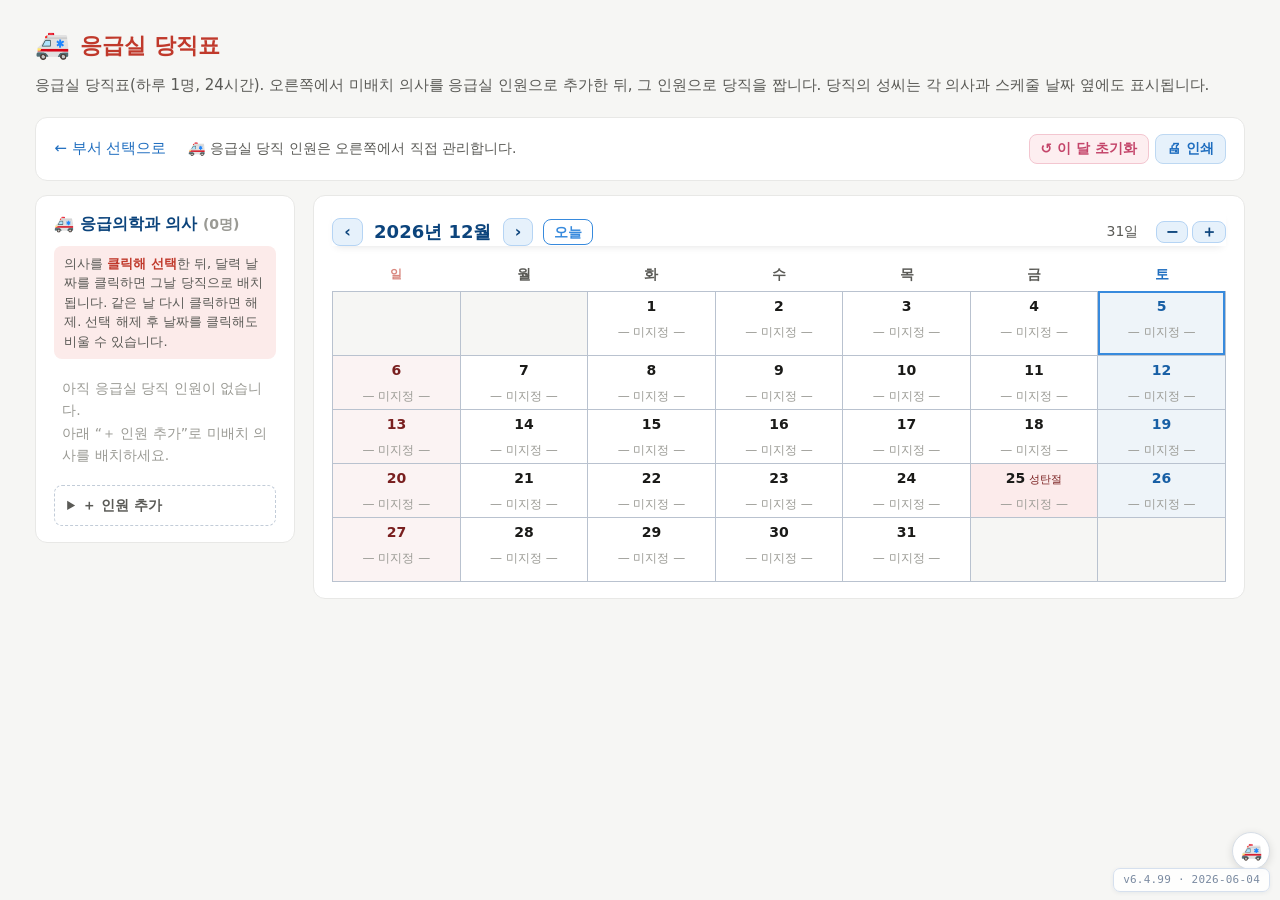
<file: er-duty/index.html>
<!DOCTYPE html>
<html lang="ko">
<head>
<meta charset="UTF-8">
<meta name="viewport" content="width=device-width, initial-scale=1.0">
<meta name="theme-color" content="#C0392B">
<title>응급실 당직표</title>
<link rel="stylesheet" href="../shared/theme.css?v=6499">
<link rel="stylesheet" href="../shared/calendar-grid.css?v=6499">
<link rel="stylesheet" href="../shared/uguide.css?v=6499">
<style>
  :root{ --er:#C0392B; --er-bg:#FCEBEA; }
  header .ico{color:var(--er);}
  h1{color:var(--er) !important;}
  .erm{border:1px solid var(--bd);border-radius:var(--r);background:var(--bg);padding:8px 10px;
       display:flex;align-items:center;gap:9px;cursor:pointer;margin-bottom:5px;transition:box-shadow .12s,border-color .12s;}
  .erm:hover{border-color:var(--er);}
  .erm.sel{border-color:var(--er);box-shadow:0 0 0 2px var(--er-bg);background:var(--er-bg);}
  .erm .avatar{width:30px;height:30px;border-radius:50%;display:flex;align-items:center;justify-content:center;overflow:hidden;
       font-size:14px;font-weight:700;flex:0 0 auto;}
  .erm .avatar img{width:100%;height:100%;object-fit:cover;display:block;}
  .erm .nm{font-weight:600;font-size:15px;margin-right:auto;}
  .erm .sp{font-size:12px;color:var(--text3);}
  .erm .ercolor{margin-left:8px;width:20px;height:20px;border-radius:50%;border:1.5px solid #fff;
       box-shadow:0 0 0 1px var(--bd2);cursor:pointer;flex:0 0 auto;position:relative;overflow:hidden;}
  .erm .ercolor input[type=color]{position:absolute;inset:-4px;width:28px;height:28px;border:0;padding:0;
       opacity:0;cursor:pointer;}
  .erm .ermdel{margin-left:6px;width:22px;height:22px;border:0;background:transparent;color:var(--text3);
       border-radius:6px;cursor:pointer;font-size:13px;flex:0 0 auto;line-height:1;}
  .erm .ermdel:hover{background:#FCEBEA;color:#C0392B;}
  .eradd{margin-top:10px;border:1px dashed var(--bd2);border-radius:var(--r);overflow:hidden;}
  .eradd summary{cursor:pointer;padding:9px 12px;font-size:14px;font-weight:600;color:var(--text2);user-select:none;}
  .eradd summary:hover{background:var(--er-bg);}
  .eradd .eradd-body{padding:10px 12px;border-top:1px dashed var(--bd2);}
  .erhint{font-size:13px;color:var(--text2);background:var(--er-bg);border-radius:8px;padding:8px 10px;margin-bottom:10px;line-height:1.5;}
  .erhint b{color:var(--er);}
  table.cal td.daycal{cursor:pointer;}
  table.cal td.daycal:hover{outline:2px solid var(--er);outline-offset:-2px;}
  /* ER 당직표는 일요일에도 당직이 있어 요일 칸이 균등해야 함 — 공유 CSS의 일/토 좁은 폭 무효화 */
  table.cal{table-layout:fixed;}
  table.cal col.col-sun, table.cal col.col-sat{width:14.28% !important;}
  .ername{display:block;margin-top:6px;font-size:15px;font-weight:700;
          color:var(--er);background:var(--er-bg);border-radius:6px;padding:4px 6px;text-align:center;
          white-space:nowrap;overflow:hidden;text-overflow:ellipsis;}
  .erempty{margin-top:6px;font-size:12px;color:var(--text3);text-align:center;}
  .deptpick{display:flex;align-items:center;gap:8px;flex-wrap:wrap;font-size:14px;color:var(--text2);}
  .deptpick select{padding:5px 8px;border:1px solid var(--bd2);border-radius:7px;font-size:14px;font-family:inherit;}
</style>
</head>
<body>
<div class="wrap">
  <header>
    <span class="ico">🚑</span>
    <h1 id="pageTitle">응급실 당직표</h1>
  </header>
  <p class="sub">응급실 당직표(하루 1명, 24시간). 오른쪽에서 미배치 의사를 응급실 인원으로 추가한 뒤, 그 인원으로 당직을 짭니다. 당직의 성씨는 각 의사과 스케줄 날짜 옆에도 표시됩니다.</p>

  <div class="card nav stickybar" style="display:flex;gap:8px;flex-wrap:wrap;align-items:center;margin-bottom:14px;">
    <a href="../index.html">← 부서 선택으로</a>
    <span class="deptpick" style="margin-left:14px;color:var(--text2);">🚑 응급실 당직 인원은 오른쪽에서 직접 관리합니다.</span>
    <span style="margin-left:auto;display:flex;gap:6px;flex-wrap:wrap;">
      <button class="toolbtn b-reset" id="btnReset" title="이 달 당직표 초기화">↺ 이 달 초기화</button>
      <button class="toolbtn b-print" id="btnPrint" title="현재 달 인쇄">🖨 인쇄</button>
    </span>
  </div>

  <div class="layout">
  <div class="main-col">
  <div class="card">
    <div id="printTitle"></div>
    <div class="cal-top-sticky" id="calTopSticky">
    <div class="cal-head">
      <button id="prevM" title="이전 달">‹</button>
      <span class="mlabel" id="mLabel">—</span>
      <button id="nextM" title="다음 달">›</button>
      <button class="today-btn" id="todayB" title="오늘이 있는 달로">오늘</button>
      <span class="spacer" id="calHint"></span>
      <span style="display:inline-flex;align-items:center;gap:4px;margin-left:8px;">
        <button class="toolbtn" id="calNarrow" title="좁게" style="padding:2px 8px">−</button>
        <button class="toolbtn" id="calWide" title="넓게" style="padding:2px 8px">＋</button>
      </span>
    </div>
    </div>
    <table class="cal" id="calTable">
      <colgroup>
        <col class="col-sun"><col><col><col><col><col><col class="col-sat">
      </colgroup>
      <thead>
        <tr><th class="sun">일</th><th>월</th><th>화</th><th>수</th><th>목</th><th>금</th><th class="sat">토</th></tr>
      </thead>
      <tbody id="calBody"></tbody>
    </table>
  </div>
  </div><!-- /main-col -->

  <div class="side-col">
  <div class="card">
    <div class="phdr"><span>🚑 응급의학과 의사 <span id="rosterCount" style="font-weight:600;color:var(--text3);font-size:14px"></span></span></div>
    <div class="erhint">의사를 <b>클릭해 선택</b>한 뒤, 달력 날짜를 클릭하면 그날 당직으로 배치됩니다. 같은 날 다시 클릭하면 해제. 선택 해제 후 날짜를 클릭해도 비울 수 있습니다.</div>
    <div id="rosterList">
      <div class="empty" style="font-size:14px;color:var(--text3);padding:8px">불러오는 중…</div>
    </div>
  </div>
  </div><!-- /side-col -->
  </div><!-- /layout -->
</div>

<script src="../shared/utils.js?v=6499"></script>
<script src="../shared/calendar-store.js?v=6499"></script>
<script src="../shared/persons-store.js?v=6499"></script>
<script src="../shared/dept-registry.js?v=6499"></script>
<script src="../shared/er-roster-store.js?v=6499"></script>
<script>
/* ============================================================
   er-duty/index.html — 응급실(응급의학과) 당직표 (독립)
   ------------------------------------------------------------
   응급실 = kind='doctor' 부서 1개. 24시간 근무라 하루 1명, 오전/오후·6속성 없음.
   여기서 정한 당직의 성씨가 다른 의사과 스케줄의 날짜 옆에 (성)으로 표시된다.
   - 후보: 응급실로 지정된 부서(ErRosterStore.getDeptId) 소속 의사.
   - 저장: ErRosterStore(dv6_er_roster, {'Y-M-D':personId}) — 독립 저장소.
   - 입력: 좌측 의사 클릭 선택 -> 달력 칸 클릭으로 스탬프.
   ============================================================ */
var MONTH_KO = ['1월','2월','3월','4월','5월','6월','7월','8월','9월','10월','11월','12월'];
var WD_KO = ['일','월','화','수','목','금','토'];
var _today = new Date();
var viewY = _today.getFullYear();
var viewM = _today.getMonth();
var _selPid = null;
var _erDept = '';

// 응급실 전용 부서 확보 — 없으면 생성. kind='doctor'(당직의=의사, 직군 제한과 일치). 이름 '응급실'.
//   ErRosterStore.getDeptId 에 그 부서 id를 보관. 한 번 정해지면 고정.
function _ensureErDept(){
  if(!window.DeptRegistry) return '';
  var saved = (window.ErRosterStore) ? ErRosterStore.getDeptId() : '';
  // saved 가 유효하고 그 부서 이름이 '응급실'일 때만 신뢰.
  //   (구버전은 내과계 등 일반 의사부서를 빌려 dv6_er_dept 에 그 id를 넣었음 → 그대로 쓰면 내과계가 응급실로 오인됨)
  if(saved && DeptRegistry.get && DeptRegistry.get(saved) && DeptRegistry.get(saved).name==='응급실') return saved;
  // 이름이 '응급실'인 doctor 부서가 이미 있으면 그걸 사용(중복 생성 방지)
  var found = DeptRegistry.listByKind('doctor').filter(function(d){ return d.name==='응급실'; })[0];
  var dept = found || (DeptRegistry.create ? DeptRegistry.create('응급실','doctor') : null);
  if(dept){ if(window.ErRosterStore) ErRosterStore.setDeptId(dept.id); return dept.id; }
  return '';
}
function _erMembers(){
  if(!_erDept || !window.PersonsStore) return [];
  return PersonsStore.listByDept(_erDept);
}
// 인원 추가 후보 = 미배치(소속 없음) 의사 직군. ER 부서에 아직 안 들어간 사람.
function _candidates(){
  if(!window.PersonsStore) return [];
  return PersonsStore.list().filter(function(p){
    if(p.membership) return false;             // 이미 어느 부서엔가 소속
    return p.jobClass==='doctor';              // 의사 직군만
  });
}
function initials(n){ return (n||'?').trim().charAt(0) || '?'; }

function renderRoster(){
  var box=document.getElementById('rosterList');
  var cnt=document.getElementById('rosterCount');
  var mem=_erMembers();
  cnt.textContent='('+mem.length+'명)';

  var html='';
  // 멤버 목록
  if(!mem.length){
    html += '<div class="empty" style="font-size:14px;color:var(--text3);padding:8px;line-height:1.6">'
      +'아직 응급실 당직 인원이 없습니다.<br>아래 “＋ 인원 추가”로 미배치 의사를 배치하세요.</div>';
  } else {
    html += mem.map(function(p){
      var da=(p.deptAttrs&&p.deptAttrs[_erDept])?p.deptAttrs[_erDept]:{};
      var col=da.color||'#C0392B';
      var sp=da.specialty||'';
      var sel=(p.personId===_selPid);
      return '<div class="erm'+(sel?' sel':'')+'" data-pid="'+escapeHtml(p.personId)+'">'
        +  '<span class="avatar" style="background:'+col+'22;color:'+col+'">'+(p.photo?'<img src="'+escapeHtml(p.photo)+'" alt="">':escapeHtml(initials(p.name)))+'</span>'
        +  '<span class="nm">'+escapeHtml(p.name||'?')+'</span>'
        +  (sp?'<span class="sp">'+escapeHtml(sp)+'</span>':'')
        +  '<label class="ercolor" title="당직표 색 변경" style="background:'+col+'"><input type="color" value="'+col+'" data-pid="'+escapeHtml(p.personId)+'"></label>'
        +  '<button class="ermdel" data-pid="'+escapeHtml(p.personId)+'" title="응급실에서 제외">✕</button>'
        +  '</div>';
    }).join('');
  }
  // 인원 추가 영역 (미배치 의사)
  var cand=_candidates();
  html += '<details class="eradd"><summary>＋ 인원 추가</summary>'
    + '<div class="eradd-body">';
  if(!cand.length){
    html += '<div class="empty" style="font-size:13px;color:var(--text3);padding:6px">배치 가능한 미배치 의사가 없습니다. (직원관리에서 의사 직군으로 등록 후 소속을 비워두면 여기 후보로 나옵니다.)</div>';
  } else {
    html += '<select id="erAddSel" style="width:100%;padding:7px;border:1px solid var(--bd2);border-radius:7px;font-size:14px;font-family:inherit;margin-bottom:8px;">'
      + cand.map(function(p){ return '<option value="'+escapeHtml(p.personId)+'">'+escapeHtml(p.name||p.personId)+'</option>'; }).join('')
      + '</select>'
      + '<button class="toolbtn" id="erAddBtn" style="width:100%">이 의사를 응급실에 배치</button>';
  }
  html += '</div></details>';
  box.innerHTML = html;

  // 멤버 클릭 = 당직 배치용 선택
  Array.prototype.forEach.call(box.querySelectorAll('.erm'), function(el){
    el.addEventListener('click', function(){
      var pid=el.getAttribute('data-pid');
      _selPid=(_selPid===pid)?null:pid;
      renderRoster();
    });
  });
  // 색 선택
  Array.prototype.forEach.call(box.querySelectorAll('.ercolor'), function(lab){
    lab.addEventListener('click', function(e){ e.stopPropagation(); });
    var inp=lab.querySelector('input[type=color]');
    if(inp){
      inp.addEventListener('click', function(e){ e.stopPropagation(); });
      inp.addEventListener('input', function(e){
        e.stopPropagation();
        var pid=inp.getAttribute('data-pid');
        if(pid && window.PersonsStore && PersonsStore.setDeptAttrs){
          PersonsStore.setDeptAttrs(pid, _erDept, { color: inp.value });
          lab.style.background=inp.value;
          renderRoster(); renderCalendar();
        }
      });
    }
  });
  // 제외 버튼
  Array.prototype.forEach.call(box.querySelectorAll('.ermdel'), function(btn){
    btn.addEventListener('click', function(e){
      e.stopPropagation();
      var pid=btn.getAttribute('data-pid');
      var p=PersonsStore.get(pid);
      if(!p) return;
      if(!confirm((p.name||'이 의사')+' 님을 응급실 당직 인원에서 제외할까요?\n(직원관리에는 미배치 상태로 남습니다.)')) return;
      PersonsStore.setMembership(pid, null);      // 소속 해제 → 미배치로
      if(_selPid===pid) _selPid=null;
      renderRoster(); renderCalendar();
    });
  });
  // 인원 추가 버튼
  var addBtn=document.getElementById('erAddBtn');
  if(addBtn){
    addBtn.addEventListener('click', function(){
      var sel=document.getElementById('erAddSel');
      var pid=sel && sel.value;
      if(!pid) return;
      PersonsStore.setMembership(pid, _erDept);                       // ER 부서 소속으로
      PersonsStore.setDeptAttrs(pid, _erDept, { active:true });       // 활성
      renderRoster(); renderCalendar();
    });
  }
}

function renderCalendar(){
  document.getElementById('mLabel').textContent = viewY+'년 '+MONTH_KO[viewM];
  var body=document.getElementById('calBody');
  var total=ndays(viewY, viewM);
  var firstDow=dow(viewY, viewM, 1);
  var isThisMonth=(viewY===_today.getFullYear() && viewM===_today.getMonth());
  var todayD=isThisMonth?_today.getDate():-1;
  // 의사별 색 맵 (deptAttrs[_erDept].color) — 당직 셀 색 구분용
  var colorOf={};
  if(_erDept && window.PersonsStore){
    PersonsStore.listByDept(_erDept).forEach(function(p){
      var da=p.deptAttrs&&p.deptAttrs[_erDept];
      if(da&&da.color) colorOf[p.personId]=da.color;
    });
  }
  function _erColor(pid){ return colorOf[pid] || '#C0392B'; }
  var cells=[];
  for(var i=0;i<firstDow;i++) cells.push(null);
  for(var d=1; d<=total; d++) cells.push(d);
  while(cells.length%7!==0) cells.push(null);

  var html='';
  for(var r=0;r<cells.length;r+=7){
    html+='<tr>';
    for(var c=0;c<7;c++){
      var d2=cells[r+c];
      if(d2==null){ html+='<td class="blank"></td>'; continue; }
      var wd=dow(viewY,viewM,d2);
      var holi=CalendarStore.isHoliday(viewY,viewM+1,d2);
      var hname=holi?CalendarStore.name(viewY,viewM+1,d2):'';
      var cls=['daycal'];
      if(wd===0) cls.push('sun','sund'); if(wd===6) cls.push('sat','satd');
      if(holi) cls.push('holi'); if(d2===todayD) cls.push('today');
      var pid=ErRosterStore.get(viewY,viewM+1,d2);
      var nm=ErRosterStore.name(viewY,viewM+1,d2);
      var inner;
      if(nm){
        var col=_erColor(pid);
        inner='<div class="ername" style="color:'+col+';background:'+col+'1f;">'+escapeHtml(nm)+'</div>';
      } else {
        inner='<div class="erempty">— 미지정 —</div>';
      }
      html+='<td class="'+cls.join(' ')+'" data-day="'+d2+'">'
        +   '<div class="dayhead"><span class="daynum">'+d2+'</span>'
        +   (hname?'<span class="holiname">'+escapeHtml(hname)+'</span>':'')
        +   '</div>'+inner
        + '</td>';
    }
    html+='</tr>';
  }
  body.innerHTML=html;
  document.getElementById('calHint').textContent=total+'일';
  Array.prototype.forEach.call(body.querySelectorAll('td.daycal'), function(td){
    td.addEventListener('click', function(){ stampDay(parseInt(td.getAttribute('data-day'),10)); });
  });
}

function stampDay(d){
  if(!_erDept){ alert('먼저 응급실 부서를 선택하세요.'); return; }
  var cur=ErRosterStore.get(viewY, viewM+1, d);
  if(_selPid){
    if(cur===_selPid) ErRosterStore.set(viewY, viewM+1, d, '');
    else ErRosterStore.set(viewY, viewM+1, d, _selPid);
  } else {
    if(cur) ErRosterStore.set(viewY, viewM+1, d, '');
  }
  renderCalendar();
}

function shiftMonth(delta){
  viewM+=delta;
  if(viewM<0){ viewM=11; viewY--; } else if(viewM>11){ viewM=0; viewY++; }
  renderCalendar();
}

var _CAL_W_KEY='cal_wrap_width_er', _CAL_W_STEPS=[1000,1200,1400,1600,1900], _CAL_W_DEFAULT=1400;
function _applyCalWidth(px){ document.documentElement.style.setProperty('--wrap-w', px+'px'); try{localStorage.setItem(_CAL_W_KEY,String(px));}catch(_){}}
function _curCalWidth(){ var v=0; try{v=parseInt(localStorage.getItem(_CAL_W_KEY),10);}catch(_){ } return (v&&!isNaN(v))?v:_CAL_W_DEFAULT; }
function _stepCalWidth(dir){ var cur=_curCalWidth(),i=_CAL_W_STEPS.indexOf(cur); if(i<0){i=2;} i=Math.max(0,Math.min(_CAL_W_STEPS.length-1,i+dir)); _applyCalWidth(_CAL_W_STEPS[i]); }

function printCalendar(){
  var t=document.getElementById('printTitle');
  var dn=(_erDept&&DeptRegistry.get(_erDept))?DeptRegistry.get(_erDept).name:'응급실';
  if(t) t.textContent=dn+' 당직표 — '+viewY+'년 '+MONTH_KO[viewM];
  _fitPrintScale(); window.print();
}
function _fitPrintScale(){
  try{
    var tbl=document.getElementById('calTable'), title=document.getElementById('printTitle');
    if(!tbl){ document.documentElement.style.setProperty('--print-scale','1'); return; }
    var MM=3.7795, availW=(297-12)*MM, availH=(210-12)*MM;
    var cw=tbl.scrollWidth, ch=tbl.scrollHeight+(title?title.offsetHeight+8:0);
    if(cw<=0||ch<=0){ document.documentElement.style.setProperty('--print-scale','1'); return; }
    var scale=Math.max(Math.min(availW/cw,availH/ch,1),0.3);
    document.documentElement.style.setProperty('--print-scale', scale.toFixed(3));
  }catch(e){ document.documentElement.style.setProperty('--print-scale','1'); }
}

function resetMonth(){
  if(!confirm((viewM+1)+'월 응급실 당직표를 모두 지웁니다.\n계속할까요?')) return;
  var total=ndays(viewY,viewM);
  for(var d=1; d<=total; d++) ErRosterStore.set(viewY, viewM+1, d, '');
  renderCalendar();
}

if(window.CalendarStore && CalendarStore.load) CalendarStore.load();
_erDept = _ensureErDept();   // 응급실 전용 부서 확보(없으면 생성)
_applyCalWidth(_curCalWidth());
renderRoster();
renderCalendar();

document.getElementById('prevM').addEventListener('click', function(){ shiftMonth(-1); });
document.getElementById('nextM').addEventListener('click', function(){ shiftMonth(1); });
document.getElementById('todayB').addEventListener('click', function(){ viewY=_today.getFullYear(); viewM=_today.getMonth(); renderCalendar(); });
document.getElementById('btnPrint').addEventListener('click', printCalendar);
document.getElementById('btnReset').addEventListener('click', resetMonth);
document.getElementById('calNarrow').addEventListener('click', function(){ _stepCalWidth(-1); });
document.getElementById('calWide').addEventListener('click', function(){ _stepCalWidth(1); });
</script>
<script>
window.UGUIDE_ITEMS = [{
  icon:'🚑', title:'응급실 당직표 사용 가이드',
  html:'<p><b>인원 추가</b> — 오른쪽 “＋ 인원 추가”에서 미배치 의사를 골라 응급실 인원으로 배치합니다. 응급실은 독립 부서라 다른 의사과와 인원이 겹치지 않습니다.</p>'
    +'<p><b>당직 배치</b> — 추가한 의사를 클릭해 선택한 뒤, 달력 날짜를 클릭하면 그날 당직으로 찍힙니다(하루 1명, 24시간). 같은 날 다시 클릭하면 해제.</p>'
    +'<p><b>색·제외</b> — 각 의사 옆 동그라미로 당직표 색을 바꾸고, ✕로 응급실에서 제외(직원관리엔 미배치로 남음)합니다.</p>'
    +'<p><b>공유</b> — 당직의 성씨가 내과계·외과계 등 다른 의사과 스케줄의 날짜 옆에 자동 표시됩니다.</p>'
}];
</script>
<script src="../shared/uguide.js?v=6499"></script>
<script src="../shared/version.js?v=6499"></script>
</body>
</html>
</file>
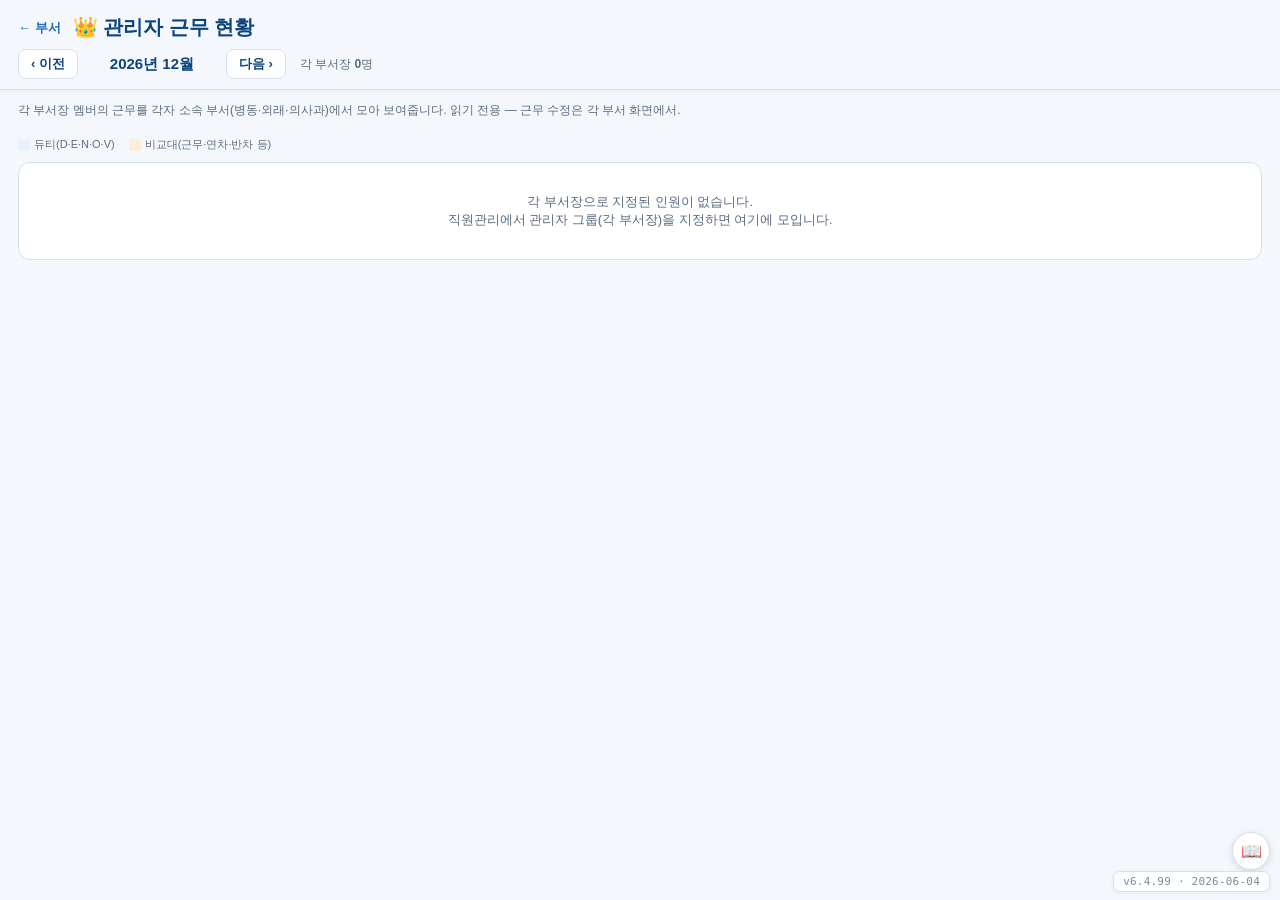
<file: manager/index.html>
<!doctype html>
<html lang="ko">
<head>
<meta charset="utf-8">
<meta name="viewport" content="width=device-width, initial-scale=1">
<title>관리자 근무 현황 — 각 부서장</title>
<!--
   manager/index.html — 관리그룹(각 부서장) 근무 집계 뷰 (M4f, 읽기 전용)
   ★ 새 데이터 없음 — 각 멤버의 소속 부서 장부(듀티 dv6_s_duty / 비교대 cal_sched_outpatient)를
     ManagerView 어댑터로 거울처럼 비춰 한 화면에 모은다. 편집 불가(진실원은 각 부서).
   ★ ward-context 미로드 (부서 아님). 인력은 종합 풀에서 listByGroup으로.
-->
<link rel="stylesheet" href="../shared/theme.css?v=6499">
<style>
  :root{
    --navy:#1E6DBF; --navy-deep:#0C447C; --bg:#F4F8FD; --card:#fff;
    --line:#D6E0EE; --muted:#5B6B7F; --text:#1a2330;
    --duty-bg:#E9F1FB; --duty-fg:#0C447C;
    --out-bg:#FAEEDA; --out-fg:#A35200;
  }
  *{box-sizing:border-box}
  body{margin:0;font-family:'Pretendard',-apple-system,BlinkMacSystemFont,'Malgun Gothic',sans-serif;
       background:var(--bg);color:var(--text);padding:18px;}
  .stickytop{position:sticky;top:0;z-index:50;background:var(--bg);margin:-18px -18px 12px;padding:14px 18px 10px;border-bottom:1px solid var(--line);box-shadow:0 2px 8px rgba(0,0,0,.04);}
  .stickytop .top{margin-bottom:8px;}
  .stickytop .navbar{margin-bottom:0;}
  .top{display:flex;align-items:center;gap:12px;margin-bottom:6px;}
  .top a.back{font-size:13px;color:var(--navy);text-decoration:none;font-weight:600;}
  h1{font-size:20px;font-weight:800;color:var(--navy-deep);margin:0;}
  .sub{font-size:12px;color:var(--muted);margin:4px 0 18px;}
  .legend{display:flex;gap:14px;font-size:11px;color:var(--muted);margin-bottom:10px;align-items:center;}
  .lg{display:inline-flex;align-items:center;gap:4px;}
  .sw{width:12px;height:12px;border-radius:3px;display:inline-block;}
  .navbar{display:flex;align-items:center;gap:14px;margin-bottom:12px;}
  .navbar button{border:1px solid var(--line);background:var(--card);border-radius:8px;
       padding:5px 12px;font-size:13px;cursor:pointer;color:var(--navy-deep);font-weight:600;}
  .navbar .mlabel{font-size:15px;font-weight:800;color:var(--navy-deep);min-width:120px;text-align:center;}
  .wrap{overflow-x:auto;border:1px solid var(--line);border-radius:12px;background:var(--card);}
  table{border-collapse:collapse;width:100%;font-size:11px;}
  th,td{border:0.5px solid var(--line);padding:3px 4px;text-align:center;white-space:nowrap;}
  th.namecol,td.namecol{position:sticky;left:0;background:var(--card);text-align:left;
       min-width:120px;font-weight:700;z-index:1;}
  thead th{background:#EEF4FB;font-weight:700;color:var(--navy-deep);}
  th.sat{color:#1E6DBF;} th.sun,th.holi{color:#C0392B;}
  td.cell{font-weight:600;}
  td.duty{background:var(--duty-bg);color:var(--duty-fg);}
  td.out{background:var(--out-bg);color:var(--out-fg);}
  td.empty{color:#cfd8e3;}
  .deptbadge{font-size:9px;padding:1px 5px;border-radius:6px;margin-left:5px;font-weight:600;}
  .deptbadge.duty{background:var(--duty-bg);color:var(--duty-fg);}
  .deptbadge.out{background:var(--out-bg);color:var(--out-fg);}
  .empty-msg{padding:30px;text-align:center;color:var(--muted);font-size:13px;}
</style>
<link rel="stylesheet" href="../shared/uguide.css?v=6499">
</head>
<body>
  <div class="stickytop">
  <div class="top">
    <a class="back" href="../index.html">← 부서</a>
    <h1>👑 관리자 근무 현황</h1>
  </div>
  <div class="navbar">
    <button id="prevBtn">‹ 이전</button>
    <span class="mlabel" id="mLabel">—</span>
    <button id="nextBtn">다음 ›</button>
    <span style="font-size:12px;color:var(--muted)">각 부서장 <b id="memCount">—</b>명</span>
  </div>
  </div>
  <p class="sub">각 부서장 멤버의 근무를 각자 소속 부서(병동·외래·의사과)에서 모아 보여줍니다. 읽기 전용 — 근무 수정은 각 부서 화면에서.</p>

  <div class="legend">
    <span class="lg"><span class="sw" style="background:var(--duty-bg)"></span>듀티(D·E·N·O·V)</span>
    <span class="lg"><span class="sw" style="background:var(--out-bg)"></span>비교대(근무·연차·반차 등)</span>
  </div>

  <div class="wrap"><div id="matrix"></div></div>

<script src="../shared/utils.js?v=6499"></script>
<script src="../shared/calendar-store.js?v=6499"></script>
<script src="../shared/persons-store.js?v=6499"></script>
<script src="../shared/dept-registry.js?v=6499"></script>
<script src="./../calendar/cal-shifts.js?v=6499"></script>
<script src="../shared/manager-view.js?v=6499"></script>
<script>
/* 관리그룹 고정: 현재 각 부서장(head_nurses)만. 추후 그룹 선택 UI 확장 가능. */
var GROUP = 'head_nurses';
var MONTH_KO = ['1월','2월','3월','4월','5월','6월','7월','8월','9월','10월','11월','12월'];
var WD_KO = ['일','월','화','수','목','금','토'];

var _t = new Date();
var viewY = _t.getFullYear();
var viewM = _t.getMonth();   // 0-indexed

function _isDutyMem(m){ return m==='duty' || /^duty_\d+$/.test(m); }
function deptBadge(m){
  if(!m) return '';
  // 단일 소스: ManagerView.deptLabel (dept-registry 부서명 우선 = 31병동·52병동·외과 외래…)
  var lab = (window.ManagerView && ManagerView.deptLabel) ? ManagerView.deptLabel(m) : m;
  var cls = _isDutyMem(m) ? 'duty' : 'out';
  return '<span class="deptbadge '+cls+'">'+escapeHtml(lab)+'</span>';
}

function render(){
  try { if(window.CalendarStore && CalendarStore.load) CalendarStore.load(); } catch(e){}
  document.getElementById('mLabel').textContent = viewY + '년 ' + MONTH_KO[viewM];
  var nd = ndays(viewY, viewM);
  var mat = (window.ManagerView)
    ? ManagerView.monthMatrix(GROUP, viewY, viewM, nd)
    : { people:[], cells:{} };

  document.getElementById('memCount').textContent = mat.people.length;
  var el = document.getElementById('matrix');

  if(mat.people.length === 0){
    el.innerHTML = '<div class="empty-msg">각 부서장으로 지정된 인원이 없습니다.<br>'
      + '직원관리에서 관리자 그룹(각 부서장)을 지정하면 여기에 모입니다.</div>';
    return;
  }

  // 이름 가나다순
  mat.people.sort(function(a,b){ return (a.name||'').localeCompare(b.name||'', 'ko'); });

  // 헤더
  var head = '<thead><tr><th class="namecol">이름＼날짜</th>';
  for(var d=1; d<=nd; d++){
    var wd = dow(viewY, viewM, d);
    var holi = window.CalendarStore && CalendarStore.isHoliday
               ? CalendarStore.isHoliday(viewY, viewM+1, d) : false;
    var cls = holi ? 'holi' : (wd===6 ? 'sat' : (wd===0 ? 'sun' : ''));
    head += '<th class="'+cls+'">'+d+'<br><span style="font-weight:400">'+WD_KO[wd]+'</span></th>';
  }
  head += '</tr></thead>';

  // 본문 (사람 × 날짜)
  var rows = mat.people.map(function(p){
    var tr = '<td class="namecol">'+escapeHtml(p.name||'(이름 없음)')+deptBadge(p.membership)+'</td>';
    for(var d=1; d<=nd; d++){
      var c = mat.cells[p.personId+'|'+d] || {dept:null,display:''};
      var ccls = 'cell ' + (c.display ? (_isDutyMem(c.dept)?'duty':'out') : 'empty');
      tr += '<td class="'+ccls+'">'+(c.display ? escapeHtml(c.display) : '·')+'</td>';
    }
    return '<tr>'+tr+'</tr>';
  }).join('');

  el.innerHTML = '<table>'+head+'<tbody>'+rows+'</tbody></table>';
}

document.getElementById('prevBtn').addEventListener('click', function(){
  viewM--; if(viewM<0){ viewM=11; viewY--; } render();
});
document.getElementById('nextBtn').addEventListener('click', function(){
  viewM++; if(viewM>11){ viewM=0; viewY++; } render();
});

render();
</script>
<script>
window.UGUIDE_ITEMS = [{
  icon:'📖', title:'관리자 근무 현황 가이드',
  html:'<p><b>무엇을 보나요?</b> 관리자 그룹(각 부서장)으로 지정된 인원의 근무를, 각자 소속 부서에서 모아 한 달 매트릭스로 보여줍니다.</p>'
    +'<p><b>지정 방법</b> — 직원관리 편집창에서 “관리자 그룹(각 부서장)”을 체크하면 여기에 모입니다.</p>'
    +'<p><b>이름 옆 배지</b> — 그 관리자가 속한 부서(31병동·외과 외래 등)를 표시합니다.</p>'
    +'<p><b>읽기 전용</b> — 근무 수정은 각 부서 근무표에서 합니다.</p>'
}];
</script>
<script src="../shared/uguide.js?v=6499"></script>
<script src="../shared/version.js?v=6499"></script>
</body>
</html>
</file>
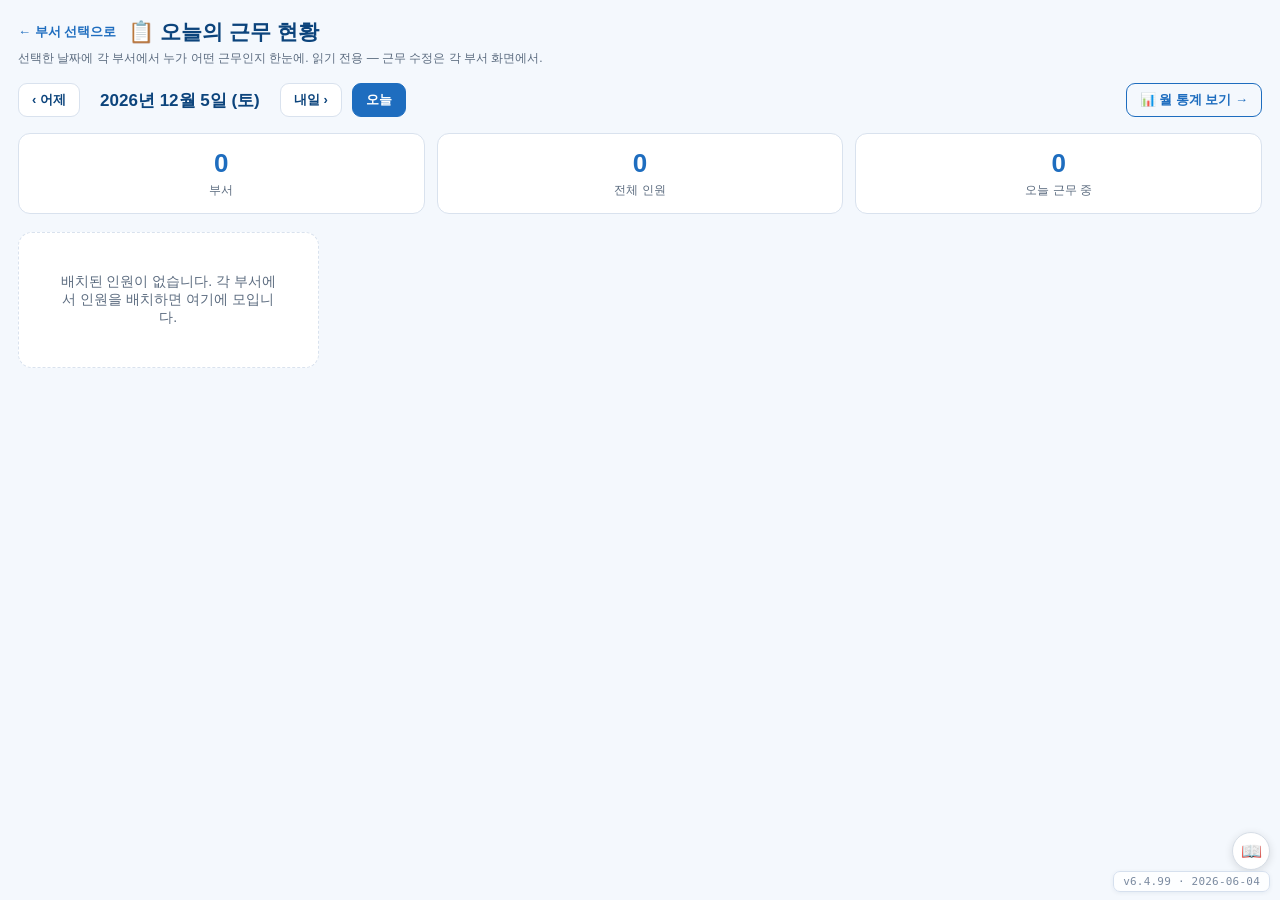
<file: overview/index.html>
<!doctype html>
<html lang="ko">
<head>
<meta charset="utf-8">
<meta name="viewport" content="width=device-width, initial-scale=1">
<title>오늘의 근무 현황 — 전 부서</title>
<!--
   overview/index.html — 일일 근무 현황판 (읽기 전용)
   ★ 오늘(또는 선택일)에 어느 직원이 어떤 근무인지 부서 카드로 한눈에.
     데이터는 ManagerView.dailyRoster 로 듀티·외래 장부를 거울처럼 모음. 통계는 stats/ 로 분리.
-->
<link rel="stylesheet" href="../shared/theme.css?v=6499">
<script src="../shared/utils.js?v=6499"></script>
<script src="../shared/calendar-store.js?v=6499"></script>
<script src="../shared/persons-store.js?v=6499"></script>
<script src="../shared/dept-registry.js?v=6499"></script>
<script src="../calendar/cal-shifts.js?v=6499"></script>
<script src="../shared/manager-view.js?v=6499"></script>
<style>
  :root{
    --navy:#1E6DBF; --navy-deep:#0C447C; --bg:#F4F8FD; --card:#fff;
    --line:#D9E2EE; --muted:#5B6B7F; --text:#1a2330;
    --d:#1E6DBF; --d-bg:#E9F1FB; --e:#1F8A5E; --e-bg:#E1F5EC;
    --n:#6248BD; --n-bg:#ECE7FA; --o:#90A0B5; --o-bg:#F0F3F7;
    --out:#A35200; --out-bg:#FBF0DE; --vac:#C0392B; --vac-bg:#FBEAE8;
  }
  *{box-sizing:border-box}
  body{margin:0;font-family:'Pretendard',-apple-system,BlinkMacSystemFont,'Malgun Gothic',sans-serif;
       background:var(--bg);color:var(--text);padding:18px;}
  .top{display:flex;align-items:center;gap:12px;margin-bottom:4px;flex-wrap:wrap;}
  .top a.back{font-size:13px;color:var(--navy);text-decoration:none;font-weight:600;}
  h1{font-size:21px;font-weight:800;color:var(--navy-deep);margin:0;}
  .sub{font-size:12px;color:var(--muted);margin:4px 0 16px;}
  /* 날짜 네비 */
  .datebar{display:flex;align-items:center;gap:10px;margin-bottom:16px;flex-wrap:wrap;}
  .datebar button{border:1px solid var(--line);background:var(--card);border-radius:9px;
       padding:7px 13px;font-size:13px;cursor:pointer;color:var(--navy-deep);font-weight:600;}
  .datebar button:hover{background:#EEF4FB;}
  .datebar .dlabel{font-size:17px;font-weight:800;color:var(--navy-deep);min-width:180px;text-align:center;}
  .datebar .today-btn{background:var(--navy);color:#fff;border-color:var(--navy);}
  .spacer{flex:1;}
  .statlink{font-size:13px;color:var(--navy);text-decoration:none;border:1px solid var(--navy);
       border-radius:9px;padding:7px 13px;font-weight:600;}
  /* 요약 카드 */
  .summary{display:flex;gap:12px;flex-wrap:wrap;margin-bottom:18px;}
  .scard{flex:1;min-width:120px;border:1px solid var(--line);border-radius:12px;background:var(--card);
       padding:14px 16px;text-align:center;}
  .scard .v{font-size:26px;font-weight:800;color:var(--navy);}
  .scard .l{font-size:12px;color:var(--muted);margin-top:3px;}
  /* 부서 카드 그리드 */
  .grid{display:grid;grid-template-columns:repeat(auto-fill,minmax(300px,1fr));gap:14px;}
  .dcard{border:1px solid var(--line);border-radius:14px;background:var(--card);overflow:hidden;
       box-shadow:0 1px 3px rgba(20,50,90,.04);}
  .dcard .hd{display:flex;align-items:center;gap:8px;padding:13px 16px;border-bottom:1px solid var(--line);}
  .dcard .hd .dot{width:9px;height:9px;border-radius:50%;background:var(--navy);}
  .dcard .hd .nm{font-size:15px;font-weight:800;color:var(--navy-deep);}
  .dcard .hd .kindtag{font-size:10px;padding:2px 7px;border-radius:6px;font-weight:600;}
  .kindtag.duty{background:var(--d-bg);color:var(--d);}
  .kindtag.outpatient{background:var(--out-bg);color:var(--out);}
  .kindtag.doctor{background:#E8E2F7;color:#6248BD;}
  .kindtag.admin{background:#E0EEF2;color:#2C7A8C;}
  .dcard .hd .cnt{margin-left:auto;font-size:12px;color:var(--muted);}
  .dcard .bd{padding:8px 16px 14px;}
  /* 근무 그룹 행 */
  .shiftrow{display:flex;gap:10px;padding:7px 0;border-bottom:1px dashed #EEF2F7;align-items:flex-start;}
  .shiftrow:last-child{border-bottom:0;}
  .shiftrow .badge{flex-shrink:0;min-width:30px;height:24px;border-radius:7px;font-size:12px;font-weight:800;
       display:flex;align-items:center;justify-content:center;padding:0 7px;}
  .b-D{background:var(--d-bg);color:var(--d);} .b-E{background:var(--e-bg);color:var(--e);}
  .b-N{background:var(--n-bg);color:var(--n);} .b-O{background:var(--o-bg);color:var(--o);}
  .b-out{background:var(--out-bg);color:var(--out);} .b-vac{background:var(--vac-bg);color:var(--vac);}
  .shiftrow .names{font-size:13px;color:var(--text);line-height:1.6;padding-top:1px;}
  .shiftrow .names .none{color:#B6C2D0;}
  .dcard .empty{padding:18px 16px;text-align:center;color:#A8B6C6;font-size:13px;}
  .board-empty{padding:40px;text-align:center;color:var(--muted);font-size:14px;
       border:1px dashed var(--line);border-radius:14px;background:var(--card);}
</style>
<link rel="stylesheet" href="../shared/uguide.css?v=6499">
</head>
<body>
  <div class="top">
    <a class="back" href="../index.html">← 부서 선택으로</a>
    <h1>📋 오늘의 근무 현황</h1>
  </div>
  <p class="sub">선택한 날짜에 각 부서에서 누가 어떤 근무인지 한눈에. 읽기 전용 — 근무 수정은 각 부서 화면에서.</p>

  <div class="datebar">
    <button id="prevD">‹ 어제</button>
    <span class="dlabel" id="dLabel">—</span>
    <button id="nextD">내일 ›</button>
    <button id="todayB" class="today-btn">오늘</button>
    <span class="spacer"></span>
    <a class="statlink" href="../stats/index.html">📊 월 통계 보기 →</a>
  </div>

  <div class="summary" id="summaryBox"></div>

  <div class="grid" id="boardGrid"></div>

<script>
  if(window.CalendarStore){ try{ CalendarStore.load(); }catch(_){ } }
  var _t=new Date();
  var viewY=_t.getFullYear(), viewM=_t.getMonth(), viewD=_t.getDate(); // M 0-based
  var WD=['일','월','화','수','목','금','토'];
  var DUTY_ORDER=['D','E','N','O'];
  var DUTY_FULL={D:'Day 주간',E:'Eve 저녁',N:'Night 야간',O:'Off 휴무'};

  function esc(s){return String(s||'').replace(/[&<>"']/g,function(c){return {'&':'&amp;','<':'&lt;','>':'&gt;','"':'&quot;',"'":'&#39;'}[c];});}
  function ndays(y,m){return new Date(y,m+1,0).getDate();}

  function clampDay(){ var n=ndays(viewY,viewM); if(viewD>n)viewD=n; if(viewD<1)viewD=1; }

  function render(){
    clampDay();
    var dow=new Date(viewY,viewM,viewD).getDay();
    var holi=window.CalendarStore?CalendarStore.isHoliday(viewY,viewM+1,viewD):false;
    var dtxt=viewY+'년 '+(viewM+1)+'월 '+viewD+'일 ('+WD[dow]+')';
    if(holi) dtxt+=' · 공휴일';
    document.getElementById('dLabel').textContent=dtxt;
    renderSummary();
    renderBoard();
  }

  function renderSummary(){
    var s=(window.ManagerView&&ManagerView.dailySummary)?ManagerView.dailySummary(viewY,viewM,viewD):{totalPeople:0,totalWorking:0,deptCount:0};
    document.getElementById('summaryBox').innerHTML=
        '<div class="scard"><div class="v">'+s.deptCount+'</div><div class="l">부서</div></div>'
      + '<div class="scard"><div class="v">'+s.totalPeople+'</div><div class="l">전체 인원</div></div>'
      + '<div class="scard"><div class="v">'+s.totalWorking+'</div><div class="l">오늘 근무 중</div></div>';
  }

  function badgeClass(kind, key){
    if(kind==='duty') return 'b-'+key;          // D/E/N/O
    if(key.indexOf('연차')>=0||key.indexOf('월차')>=0||key.indexOf('반차')>=0||key.indexOf('휴가')>=0) return 'b-vac';
    return 'b-out';
  }

  function renderBoard(){
    var r=(window.ManagerView&&ManagerView.dailyRoster)?ManagerView.dailyRoster(viewY,viewM,viewD):{byDept:{},order:[]};
    if(!r.order.length){
      document.getElementById('boardGrid').innerHTML='<div class="board-empty">배치된 인원이 없습니다. 각 부서에서 인원을 배치하면 여기에 모입니다.</div>';
      return;
    }
    var html='';
    r.order.forEach(function(deptId){
      var b=r.byDept[deptId];
      var rows='';
      if(b.kind==='duty'){
        // D/E/N 순으로, 있는 것만 (Off는 맨 뒤·접어서)
        DUTY_ORDER.forEach(function(code){
          var names=b.groups[code];
          if(!names||!names.length) return;
          rows+='<div class="shiftrow"><span class="badge b-'+code+'">'+code+'</span>'
              + '<span class="names">'+names.map(esc).join(', ')+'</span></div>';
        });
      } else {
        // 외래: 근무 먼저, 그다음 나머지(연차 등)
        var keys=Object.keys(b.groups).sort(function(a,bb){
          var aw=a.indexOf('근무')>=0?0:1, bw=bb.indexOf('근무')>=0?0:1; return aw-bw;
        });
        keys.forEach(function(key){
          var names=b.groups[key];
          rows+='<div class="shiftrow"><span class="badge '+badgeClass(b.kind,key)+'">'+esc(key)+'</span>'
              + '<span class="names">'+names.map(esc).join(', ')+'</span></div>';
        });
      }
      if(!rows) rows='<div class="empty">오늘 등록된 근무가 없습니다</div>';
      html+='<div class="dcard">'
          + '<div class="hd"><span class="dot"></span><span class="nm">'+esc(b.label)+'</span>'
          + '<span class="kindtag '+b.kind+'">'+(b.kind==='duty'?'병동':b.kind==='outpatient'?'외래':b.kind==='doctor'?'의사':'행정')+'</span>'
          + '<span class="cnt">'+b.working+'/'+b.total+'명 근무</span></div>'
          + '<div class="bd">'+rows+'</div></div>';
    });
    document.getElementById('boardGrid').innerHTML=html;
  }

  function shiftDay(delta){
    var dt=new Date(viewY,viewM,viewD+delta);
    viewY=dt.getFullYear(); viewM=dt.getMonth(); viewD=dt.getDate();
    render();
  }
  document.getElementById('prevD').addEventListener('click',function(){shiftDay(-1);});
  document.getElementById('nextD').addEventListener('click',function(){shiftDay(1);});
  document.getElementById('todayB').addEventListener('click',function(){
    viewY=_t.getFullYear();viewM=_t.getMonth();viewD=_t.getDate();render();
  });

  render();
</script>
<script>
window.UGUIDE_ITEMS = [{
  icon:'📖', title:'오늘 현황판 사용 가이드',
  html:'<p><b>무엇을 보나요?</b> 선택한 날짜에 각 부서에서 누가 어떤 근무인지 한눈에 모읍니다. 병동은 D/E/N/O, 외래는 근무·연차 등으로 그룹됩니다.</p>'
    +'<p><b>날짜 이동</b> — 상단에서 날짜를 바꿔 그날 근무자를 봅니다.</p>'
    +'<p><b>읽기 전용</b> — 모아 보는 화면입니다. 근무 수정은 각 부서 근무표에서, 월 단위 집계는 월 통계에서.</p>'
}];
</script>
<script src="../shared/uguide.js?v=6499"></script>
<script src="../shared/version.js?v=6499"></script>
</body>
</html>
</file>
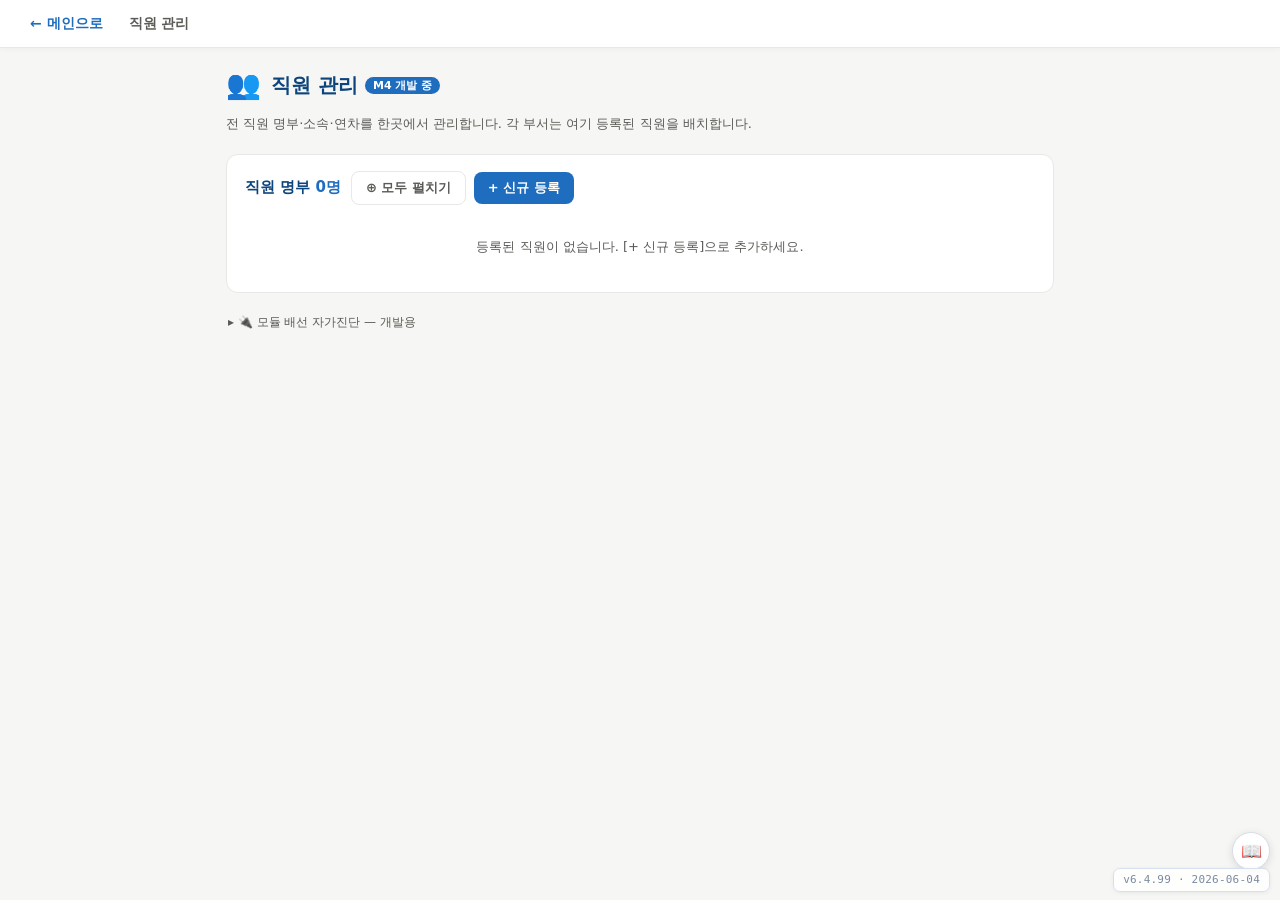
<file: staff/index.html>
<!DOCTYPE html>
<html lang="ko">
<head>
<meta charset="UTF-8">
<meta name="viewport" content="width=device-width, initial-scale=1.0">
<title>직원 관리</title>
<link rel="stylesheet" href="../shared/theme.css?v=6499">
<style>
  *{box-sizing:border-box;}
  body{margin:0;font-family:var(--sans);background:var(--bg2);color:var(--text);line-height:1.5;}
  .topbar{position:fixed;top:0;left:0;right:0;height:48px;z-index:100;display:flex;align-items:center;gap:14px;
    padding:0 18px;background:rgba(255,255,255,.92);backdrop-filter:blur(8px);
    border-bottom:1px solid var(--line);box-shadow:0 1px 6px rgba(0,0,0,.04);}
  .topbar .topback{display:inline-flex;align-items:center;gap:4px;font-size:14px;font-weight:600;
    color:var(--primary);text-decoration:none;padding:6px 12px;border-radius:8px;transition:background .12s;}
  .topbar .topback:hover{background:var(--primary-bg);}
  .topbar .topbar-title{font-size:14px;font-weight:700;color:var(--text2);}
  .wrap{max-width:860px;margin:0 auto;padding:64px 16px 48px;}
  header{display:flex;align-items:center;gap:10px;margin-bottom:8px;}
  header .ico{font-size:28px;}
  h1{font-size:20px;margin:0;color:var(--primary-d);}
  .sub{color:var(--text2);font-size:13px;margin:2px 0 20px;}
  .card{background:var(--bg);border:1px solid var(--line);border-radius:var(--r-lg);
        padding:16px 18px;margin-bottom:14px;}
  .card h2{font-size:14px;margin:0 0 10px;color:var(--text2);font-weight:600;
           text-transform:uppercase;letter-spacing:.04em;}
  .check{font-family:var(--mono);font-size:13px;}
  .check .row{display:flex;align-items:center;gap:8px;padding:3px 0;}
  .check .mark{width:18px;text-align:center;font-weight:700;}
  .check .ok{color:var(--green);} .check .bad{color:var(--warn);}
  .check .val{color:var(--text2);margin-left:auto;}
  .nav a{color:var(--primary);text-decoration:none;font-size:13px;}
  .note{font-size:12px;color:var(--text2);margin-top:6px;}
  /* 직원 목록 (M4d-2) */
  .listhead{display:flex;align-items:center;gap:10px;margin-bottom:12px;}
  .listhead h2{margin:0;font-size:15px;color:var(--primary-d);text-transform:none;letter-spacing:0;}
  .listhead .cnt{color:var(--primary);font-weight:700;}
  .listhead .add{margin-left:auto;border:0;background:var(--primary);color:#fff;font-weight:700;
       border-radius:var(--r);padding:7px 14px;cursor:pointer;font-family:inherit;font-size:13px;}
  .stafftable{width:100%;border-collapse:collapse;}
  .stafftable th,.stafftable td{text-align:left;padding:9px 8px;border-bottom:1px solid var(--line);font-size:13px;}
  .stafftable th{font-size:11px;color:var(--text2);font-weight:700;text-transform:uppercase;letter-spacing:.04em;}
  .stafftable tr.deptgroup{cursor:pointer;user-select:none;}
  .stafftable tr.deptgroup td{background:#f3f6fb;font-size:13px;padding:8px;border-bottom:1px solid var(--line);}
  .stafftable tr.deptgroup:hover td{background:#eaf0f8;}
  .stafftable tr.deptgroup .caret{display:inline-block;width:14px;color:var(--text2);font-size:10px;}
  .stafftable tr.deptgroup .gcount{font-size:11px;color:var(--text2);font-weight:600;margin-left:4px;}
  .stafftable tr.deptgroup.duty td{background:#eef4fc;border-left:3px solid #0C447C;}
  .stafftable tr.deptgroup.outpatient td{background:#fbf3ec;border-left:3px solid #9A5B16;}
  .stafftable tr.deptgroup.doctor td{background:#eef7f2;border-left:3px solid #1A8C62;}
  .stafftable tr.deptgroup.admin td{background:#f1f0f5;border-left:3px solid #5B3FA0;}
  .stafftable td.c{text-align:center;} .stafftable td.r{text-align:right;}
  .stafftable .pavatar{width:30px;height:30px;border-radius:50%;background:var(--primary-bg);
       color:var(--primary-d);font-weight:700;display:inline-flex;align-items:center;justify-content:center;
       font-size:13px;overflow:hidden;}
  .stafftable .pavatar img{width:100%;height:100%;object-fit:cover;}
  /* 부서 카드 + 2열 멤버 그리드 (신규 레이아웃) */
  #staffTable{display:flex;flex-direction:column;gap:14px;}
  .deptcard{border:1px solid var(--line);border-radius:12px;overflow:hidden;background:var(--bg);}
  .deptcard-hd{cursor:pointer;user-select:none;padding:10px 14px;background:#f3f6fb;font-size:14px;
       display:flex;align-items:center;gap:6px;border-left:3px solid var(--line);}
  .deptcard-hd:hover{background:#eaf0f8;}
  .deptcard.duty .deptcard-hd{background:#eef4fc;border-left-color:#0C447C;}
  .deptcard.outpatient .deptcard-hd{background:#fbf3ec;border-left-color:#9A5B16;}
  .deptcard.doctor .deptcard-hd{background:#eef7f2;border-left-color:#1A8C62;}
  .deptcard.admin .deptcard-hd{background:#f1f0f5;border-left-color:#5B3FA0;}
  .deptcard-hd .caret{width:14px;color:var(--text2);font-size:10px;}
  .deptcard-hd .gcount{font-size:12px;color:var(--text2);font-weight:600;margin-left:4px;}
  .membergrid{display:grid;grid-template-columns:1fr 1fr;gap:1px;background:var(--line);}
  @media(max-width:640px){ .membergrid{grid-template-columns:1fr;} }
  .memcard{display:flex;align-items:center;gap:10px;padding:9px 12px;background:var(--bg);cursor:pointer;
       transition:background .12s;}
  .memcard:hover{background:var(--primary-bg);}
  .memcard .pavatar{width:34px;height:34px;border-radius:50%;background:var(--primary-bg);flex:0 0 auto;
       color:var(--primary-d);font-weight:700;display:inline-flex;align-items:center;justify-content:center;
       font-size:13px;overflow:hidden;}
  .memcard .pavatar img{width:100%;height:100%;object-fit:cover;}
  .memcard .memmain{flex:1 1 auto;min-width:0;}
  .memcard .memname{display:flex;align-items:center;gap:6px;font-size:14px;flex-wrap:wrap;}
  .memcard .memname b{white-space:nowrap;}
  .memcard .memsub{font-size:11.5px;color:var(--text2);margin-top:1px;}
  .memcard .jcbadge{font-size:11px;font-weight:700;padding:1px 7px;border-radius:999px;white-space:nowrap;}
  .memcard .editbtn{flex:0 0 auto;}
  .badge-dept{font-size:11px;font-weight:700;padding:2px 8px;border-radius:999px;}
  .badge-dept.duty{background:#E6F1FB;color:#0C447C;}
  .badge-dept.outpatient{background:#FAEEDA;color:#A35200;}
  .badge-dept.doctor{background:#DCF2E8;color:#13633F;}
  .badge-dept.admin{background:#E8E5F2;color:#4A2F8A;}
  .badge-dept.none{background:var(--bg3);color:var(--text2);}
  .badge-mgr{font-size:10px;font-weight:700;padding:1px 6px;border-radius:999px;background:#EEEDFE;color:#4A2E8A;margin-left:4px;}
  .editbtn{border:1px solid var(--line2);background:var(--bg);border-radius:var(--r);
       padding:3px 10px;font-size:12px;cursor:pointer;font-family:inherit;color:var(--text2);}
  .empty{padding:20px;text-align:center;color:var(--text2);font-size:13px;}
  /* 모달 */
  .modal-bg{position:fixed;inset:0;background:rgba(20,20,18,.45);display:none;
       align-items:flex-start;justify-content:center;z-index:100;padding:24px 12px;overflow-y:auto;}
  .modal-bg.open{display:flex;}
  .modal{background:var(--bg);border-radius:var(--r-lg);max-width:540px;width:100%;
       box-shadow:0 24px 60px rgba(0,0,0,.3);overflow:hidden;}
  .modal-head{display:flex;align-items:center;gap:10px;padding:14px 18px;border-bottom:1px solid var(--line);background:var(--bg3);}
  .modal-head h3{margin:0;font-size:16px;color:var(--primary-d);}
  .modal-head .x{margin-left:auto;border:0;background:transparent;font-size:22px;cursor:pointer;color:var(--text2);}
  .modal-body{padding:14px 18px;max-height:64vh;overflow-y:auto;}
  .fld{margin-bottom:13px;}
  .fld label{display:block;font-size:12px;font-weight:600;color:var(--text2);margin-bottom:4px;}
  .fld input,.fld textarea{width:100%;border:1px solid var(--line2);border-radius:var(--r);
       padding:7px 9px;font-size:13px;font-family:inherit;}
  .fld textarea{resize:vertical;min-height:48px;}
  .fld-row{display:flex;gap:10px;} .fld-row .fld{flex:1;}
  .photo-row{display:flex;align-items:center;gap:12px;}
  .photo-prev{width:54px;height:54px;border-radius:50%;background:var(--primary-bg);overflow:hidden;
       display:flex;align-items:center;justify-content:center;color:var(--primary-d);font-weight:700;flex:0 0 auto;}
  .photo-prev img{width:100%;height:100%;object-fit:cover;}
  .photo-drop{border:1.5px dashed var(--line);border-radius:9px;padding:10px 12px;text-align:center;
       transition:border-color .15s,background .15s;cursor:pointer;}
  .photo-drop.over{border-color:var(--primary);background:var(--primary-bg);}
  .photo-drop .pd-text{display:block;font-size:12px;color:var(--text2);}
  .photo-drop .pd-pick{border:0;background:none;color:var(--primary);font-weight:600;cursor:pointer;font-size:12px;text-decoration:underline;padding:0;}
  .photo-drop .pd-hint{display:block;font-size:10px;color:var(--text3);margin-top:3px;}
  .date-input{display:flex;align-items:center;gap:0;position:relative;}
  .date-input > input[type=text]{flex:1;border-top-right-radius:0;border-bottom-right-radius:0;}
  .date-pick{border:1px solid var(--line);border-left:0;background:#fff;cursor:pointer;
       padding:0 10px;align-self:stretch;border-radius:0 7px 7px 0;font-size:14px;}
  .date-pick:hover{background:var(--primary-bg);}
  .date-hidden{position:absolute;width:1px;height:1px;opacity:0;right:0;bottom:0;pointer-events:none;}
  .modal-foot{padding:12px 18px;border-top:1px solid var(--line);display:flex;align-items:center;gap:10px;background:var(--bg2);}
  .modal-foot .del{border:1px solid var(--warn);background:#fff;color:var(--warn);border-radius:var(--r);
       padding:7px 12px;cursor:pointer;font-family:inherit;font-weight:600;font-size:13px;}
  .modal-foot .save{margin-left:auto;border:0;background:var(--primary);color:#fff;font-weight:700;
       border-radius:var(--r);padding:7px 18px;cursor:pointer;font-family:inherit;}
  details.diag-wrap summary{cursor:pointer;font-size:12px;color:var(--text2);padding:6px 2px;list-style:none;}
  details.diag-wrap summary::-webkit-details-marker{display:none;}
  details.diag-wrap summary:before{content:"▸ ";} details.diag-wrap[open] summary:before{content:"▾ ";}
  /* 소속·관리자 옵션 버튼 (M4d-3) */
  .opts{display:flex;gap:6px;flex-wrap:wrap;}
  .opts .opt{border:1px solid var(--line2);background:var(--bg);border-radius:999px;
       padding:5px 13px;font-size:12px;font-weight:600;cursor:pointer;color:var(--text2);font-family:inherit;}
  .opts .opt.on{background:var(--primary);color:#fff;border-color:var(--primary);}
</style>
<link rel="stylesheet" href="../shared/uguide.css?v=6499">
</head>
<body>
<div class="topbar">
  <a href="../index.html" class="topback">← 메인으로</a>
  <span class="topbar-title">직원 관리</span>
</div>
<div class="wrap">

  <header>
    <span class="ico">👥</span>
    <h1>직원 관리 <span style="font-size:11px;font-weight:700;color:#fff;background:var(--primary);padding:2px 8px;border-radius:999px;vertical-align:middle;">M4 개발 중</span></h1>
  </header>
  <p class="sub">전 직원 명부·소속·연차를 한곳에서 관리합니다. 각 부서는 여기 등록된 직원을 배치합니다.</p>

  <div class="card">
    <div class="listhead">
      <h2>직원 명부 <span class="cnt" id="staffCount">—</span></h2>
      <div style="display:flex;gap:8px;align-items:center;">
        <button class="add" id="btnToggleAll" style="background:#fff;color:var(--text2);border:1px solid var(--line);">⊕ 모두 펼치기</button>
        <button class="add" id="btnAdd">+ 신규 등록</button>
      </div>
    </div>
    <div id="staffTable"></div>
  </div>

  <details class="diag-wrap">
    <summary>🔌 모듈 배선 자가진단 — 개발용</summary>
    <div class="card" style="margin-top:8px;">
      <div class="check" id="diag"><div class="row"><span class="val">진단 중…</span></div></div>
    </div>
  </details>

</div>

<!-- 등록/편집 모달 -->
<div class="modal-bg" id="staffModal">
  <div class="modal" role="dialog" aria-modal="true">
    <div class="modal-head">
      <h3 id="smTitle">직원 등록</h3>
      <button class="x" id="smClose">×</button>
    </div>
    <div class="modal-body">
      <div class="fld photo-row">
        <div class="photo-prev" id="smPhotoPrev">?</div>
        <div style="flex:1;">
          <label>사진 (선택)</label>
          <div id="smPhotoDrop" class="photo-drop">
            <span class="pd-text">이미지를 끌어다 놓거나 <button type="button" id="smPhotoPick" class="pd-pick">파일 선택</button></span>
            <span class="pd-hint">JPG·PNG·GIF·WebP · 최대 3MB</span>
          </div>
          <input type="file" id="smPhoto" accept="image/jpeg,image/png,image/gif,image/webp" style="display:none;">
        </div>
      </div>
      <div class="fld">
        <label>이름 *</label>
        <input type="text" id="smName" placeholder="홍길동">
      </div>
      <div class="fld">
        <label>직군 <span style="font-weight:400;color:var(--text3);font-size:12px">(인력 대분류)</span></label>
        <div class="opts" id="smJobClass"></div>
        <p class="note" style="margin-top:6px;">이 사람이 어떤 종류의 일을 하는지(부서와 별개). <a href="#" id="jcManageLink" style="color:var(--primary)">직군 목록 관리</a></p>
      </div>
      <div class="fld-row">
        <div class="fld">
          <label>입사년도</label>
          <div class="date-input">
            <input type="text" id="smJoin" placeholder="2020 또는 2020-03-01">
            <button type="button" class="date-pick" id="smJoinPick" title="달력에서 선택">📅</button>
            <input type="date" id="smJoinPicker" class="date-hidden">
          </div>
        </div>
        <div class="fld">
          <label>생일</label>
          <div class="date-input">
            <input type="text" id="smBirth" placeholder="1990-05-21">
            <button type="button" class="date-pick" id="smBirthPick" title="달력에서 선택">📅</button>
            <input type="date" id="smBirthPicker" class="date-hidden">
          </div>
        </div>
      </div>
      <div class="fld">
        <label>연차 총량 (일)</label>
        <input type="number" id="smVac" placeholder="15" min="0" step="0.5">
      </div>
      <div class="fld">
        <label>메모</label>
        <textarea id="smMemo" placeholder="특이사항"></textarea>
      </div>

      <div class="fld" style="border-top:1px solid var(--line);padding-top:13px;">
        <label>소속 부서</label>
        <div class="opts" id="smMembership"></div>
        <p class="note" id="smMembershipHint" style="margin-top:6px;color:var(--primary);font-weight:600;display:none;"></p>
        <p class="note" style="margin-top:6px;">소속은 한 부서만(배타적). 부서를 바꾸면 이전 부서 특성은 보존된 채 비활성됩니다. 외래·의사·행정 부서는 부서 선택 화면에서 개설합니다.</p>
      </div>

      <div class="fld" id="dutyRoleFld" style="display:none;">
        <label>듀티 직급</label>
        <div class="opts" id="smDutyRole">
          <button type="button" class="opt" data-r="수간호사">수간호사</button>
          <button type="button" class="opt" data-r="주임">주임</button>
          <button type="button" class="opt" data-r="차지">차지</button>
          <button type="button" class="opt" data-r="평간호사">평간호사</button>
          <button type="button" class="opt" data-r="신규간호사">신규간호사</button>
        </div>
        <p class="note" style="margin-top:6px;">듀티 자동배치에 쓰이는 직급입니다. (선택 안 하면 평간호사로 배치)</p>
      </div>

      <div class="fld" id="docSpecialtyFld" style="display:none;">
        <label>의사 세부과목</label>
        <div class="opts" id="smDocSpecialty">
          <button type="button" class="opt" data-s="내과">내과</button>
          <button type="button" class="opt" data-s="신장내과">신장내과</button>
          <button type="button" class="opt" data-s="가정의학과">가정의학과</button>
          <button type="button" class="opt" data-s="정형외과">정형외과</button>
          <button type="button" class="opt" data-s="신경외과">신경외과</button>
          <button type="button" class="opt" data-s="신경과">신경과</button>
          <button type="button" class="opt" data-s="외과">외과</button>
        </div>
        <input id="smDocSpecialtyEtc" type="text" maxlength="20" placeholder="직접 입력 (위에 없으면)"
          style="width:100%;margin-top:8px;padding:8px;border:1px solid var(--line);border-radius:8px;font-size:13px;box-sizing:border-box;">
        <p class="note" style="margin-top:6px;">의사 스케줄에서 분류·표시에 쓰입니다. (이 부서 안에서만 적용)</p>
      </div>

      <div class="fld">
        <label>관리자 그룹</label>
        <div class="opts" id="smManager">
          <button type="button" class="opt" data-g="head_nurses">각 부서장</button>
        </div>
        <p class="note" style="margin-top:6px;">소속 부서는 유지하면서 관리자 스케줄에도 함께 표시됩니다. (겹침 가능)</p>
      </div>
    </div>
    <div class="modal-foot">
      <button class="del" id="smDelete" style="display:none;">삭제</button>
      <button class="save" id="smSave">저장</button>
    </div>
  </div>
</div>

<!-- 직군 목록 관리 모달 -->
<div class="modal-bg" id="jcModal">
  <div class="modal" style="max-width:440px;">
    <div class="modal-head" style="display:flex;align-items:center;padding:14px 18px;border-bottom:1px solid var(--line);">
      <h3 style="margin:0;font-size:17px;color:var(--primary-d);">직군 목록 관리</h3>
      <button id="jcClose" style="margin-left:auto;border:0;background:none;font-size:22px;cursor:pointer;color:var(--text2);">✕</button>
    </div>
    <div class="modal-content" style="padding:14px 18px;">
      <div id="jcList" style="display:flex;flex-direction:column;gap:6px;margin-bottom:14px;"></div>
      <div style="display:flex;gap:6px;border-top:1px solid var(--line);padding-top:12px;">
        <input type="text" id="jcNewName" placeholder="새 직군 이름 (예: 영양, 사회사업)" maxlength="12"
          style="flex:1;padding:8px;border:1px solid var(--line);border-radius:8px;font-size:14px;">
        <button id="jcAdd" style="border:0;background:var(--primary);color:#fff;border-radius:8px;padding:8px 16px;font-weight:600;cursor:pointer;">추가</button>
      </div>
      <p class="note" style="margin-top:8px;color:var(--text3);font-size:12px;">기본 직군(간호·의사·행정 등)은 이름만 바꿀 수 있고 삭제는 안 됩니다. 직군을 삭제하면 그 직군이던 직원은 ‘미지정’이 됩니다.</p>
    </div>
  </div>
</div>

<script src="../shared/utils.js?v=6499"></script>
<script src="../shared/persons-store.js?v=6499"></script>
<script src="../shared/dept-registry.js?v=6499"></script>
<script src="../shared/job-class-registry.js?v=6499"></script>
<script src="../shared/personnel-migrate.js?v=6499"></script>
<script src="../shared/nurses-store.js?v=6499"></script>
<script src="../shared/duty-adapter.js?v=6499"></script>

<script>
/* 직원 관리는 종합 풀(persons-store)의 주인 화면. WARD_ID 불필요(부서 아님). */
(function diagnose(){
  var checks = [
    { name:'utils.js',            ok: !!window.__UTILS_LOADED__, val:'기초 계산' },
    { name:'persons-store.js',    ok: !!window.__PERSONSSTORE_LOADED__,
      val:(window.PersonsStore ? PersonsStore.list().length+'명 풀' : '없음') },
    { name:'personnel-migrate.js',ok: !!window.__PERSONNELMIGRATE_LOADED__, val:'마이그레이션 도구' },
    { name:'풀 읽기/쓰기',         ok: !!(window.PersonsStore && PersonsStore.list && PersonsStore.setMembership),
      val:(window.PersonsStore ? '소속관리 가능' : '불가') }
  ];
  document.getElementById('diag').innerHTML = checks.map(function(c){
    return '<div class="row"><span class="mark '+(c.ok?'ok':'bad')+'">'+(c.ok?'✓':'✕')+'</span>'
      + '<span>'+c.name+'</span><span class="val">'+c.val+'</span></div>';
  }).join('');
  console.log('[M4d-1 자가진단]', checks.every(function(c){return c.ok;})?'ALL OK':'FAIL');
})();

/* ── M4d-2: 직원 목록 + 등록/편집 ── */
var DEPT_LABEL = { duty:'듀티', outpatient:'외래' };
function initial(name){ return (name||'?').trim().charAt(0).toUpperCase(); }
function deptKindOf(m){
  if(!m) return 'none';
  if(m==='duty') return 'duty';
  return String(m).split('_')[0];   // outpatient_1 → outpatient, duty_2 → duty
}
function isDutyMember(m){ return m==='duty' || /^duty_\d+$/.test(m); }
function isDoctorMember(m){ return /^doctor_\d+$/.test(m); }
function deptBadge(m){
  var cls = deptKindOf(m);
  var lab;
  if(!m) lab='미배정';
  // 편집창과 동일 소스: dept-registry 의 부서명 우선 (31병동·52병동…)
  else if(window.DeptRegistry && DeptRegistry.get && DeptRegistry.get(m)) lab=DeptRegistry.get(m).name;
  else if(m==='duty') lab='듀티';
  else lab = DEPT_LABEL[m] || m;
  return '<span class="badge-dept '+cls+'">'+escapeHtml(lab)+'</span>';
}
var _collapsedDepts = {};   // {deptId: true} 접힌 부서
var _collapsedInit = false; // 최초 1회 전체 접힘 적용 여부
var _lastOrder = [];        // 마지막 렌더의 부서 순서 (모두 펼치기/접기용)
function renderList(){
  var people = (window.PersonsStore? PersonsStore.list():[]);
  document.getElementById('staffCount').textContent = people.length+'명';
  var tbl = document.getElementById('staffTable');
  if(people.length===0){
    tbl.innerHTML = '<div class="empty">등록된 직원이 없습니다. [+ 신규 등록]으로 추가하세요.</div>';
    return;
  }
  // 부서별 그룹핑
  var groups = {};   // deptId(또는 '') → [people]
  people.forEach(function(p){ var k=p.membership||''; (groups[k]=groups[k]||[]).push(p); });
  // 부서 정렬 순서: 듀티 병동 → 외래 → 기타 → 미배정
  var order = [];
  if(window.DeptRegistry){
    DeptRegistry.listByKind('duty').forEach(function(d){ if(groups[d.id]) order.push(d.id); });
    ['outpatient','doctor','admin'].forEach(function(kind){
      DeptRegistry.listByKind(kind).forEach(function(d){ if(groups[d.id]) order.push(d.id); });
    });
  }
  // 레지스트리에 없지만 데이터에 있는 소속(레거시 'duty' 등) 보충
  Object.keys(groups).forEach(function(k){ if(k && order.indexOf(k)<0) order.push(k); });
  if(groups['']) order.push('');   // 미배정은 맨 끝

  // 최초 진입 시 모든 부서 카드를 접힌 상태로 (인원이 많아 혼란 방지). 이후엔 사용자 토글 상태 유지.
  if(!_collapsedInit){
    order.forEach(function(k){ _collapsedDepts[k] = true; });
    _collapsedInit = true;
  }
  _lastOrder = order.slice();   // 모두 펼치기/접기 토글용

  function deptName(k){
    if(!k) return '미배정';
    if(window.ManagerView && ManagerView.deptLabel) return ManagerView.deptLabel(k);
    if(window.DeptRegistry && DeptRegistry.get(k)) return DeptRegistry.get(k).name;
    return k==='duty'?'듀티':k;
  }

  var html='';
  order.forEach(function(k){
    var members = groups[k];
    members.sort(function(a,b){ return (a.name||'').localeCompare(b.name||'', 'ko'); });
    var collapsed = !!_collapsedDepts[k];
    var kindCls = !k ? 'none' : (k==='duty'||/^duty_\d+$/.test(k) ? 'duty' : String(k).split('_')[0]);
    // 부서 카드 — 헤더(클릭 접기/펴기) + 2열 멤버 그리드
    html += '<div class="deptcard '+kindCls+'">'
      + '<div class="deptcard-hd" data-dept="'+escapeHtml(k)+'">'
      +   '<span class="caret">'+(collapsed?'▶':'▼')+'</span> '
      +   '<b>'+escapeHtml(deptName(k))+'</b> <span class="gcount">'+members.length+'명</span>'
      + '</div>';
    if(!collapsed){
      html += '<div class="membergrid">';
      members.forEach(function(p){
        var av = p.photo ? '<span class="pavatar"><img src="'+escapeHtml(p.photo)+'"></span>'
                         : '<span class="pavatar">'+escapeHtml(initial(p.name))+'</span>';
        var mgr = p.isManager ? '<span class="badge-mgr">관리</span>' : '';
        var jcBadge = '';
        if(p.jobClass && window.JobClassRegistry){
          var jc = JobClassRegistry.get(p.jobClass);
          if(jc) jcBadge = '<span class="jcbadge" style="background:'+jc.color+'1f;color:'+jc.color+';">'+escapeHtml(jc.name)+'</span>';
        }
        var vac = (typeof p.vacTotal==='number') ? '연차 '+p.vacTotal+'일' : '';
        var bday = p.birthday ? p.birthday : '';
        var sub = [bday, vac].filter(Boolean).join(' · ');
        html += '<div class="memcard" data-pid="'+escapeHtml(p.personId)+'">'
          +   av
          +   '<div class="memmain">'
          +     '<div class="memname"><b>'+escapeHtml(p.name||'(이름없음)')+'</b>'+jcBadge+mgr+'</div>'
          +     (sub?'<div class="memsub">'+escapeHtml(sub)+'</div>':'')
          +   '</div>'
          +   '<button class="editbtn" data-pid="'+escapeHtml(p.personId)+'">편집</button>'
          + '</div>';
      });
      html += '</div>';
    }
    html += '</div>';
  });
  tbl.innerHTML = html;
  // 편집 버튼 + 멤버 카드 클릭
  Array.prototype.forEach.call(tbl.querySelectorAll('.editbtn'), function(b){
    b.addEventListener('click', function(e){ e.stopPropagation(); openStaff(b.getAttribute('data-pid')); });
  });
  Array.prototype.forEach.call(tbl.querySelectorAll('.memcard'), function(c){
    c.addEventListener('click', function(){ openStaff(c.getAttribute('data-pid')); });
  });
  // 부서 카드 헤더 접기/펴기
  Array.prototype.forEach.call(tbl.querySelectorAll('.deptcard-hd'), function(h){
    h.addEventListener('click', function(){
      var k=h.getAttribute('data-dept');
      _collapsedDepts[k]=!_collapsedDepts[k];
      renderList();
    });
  });
}

var _editPid = null;       // null = 신규
var _photoData = '';       // 현재 폼의 사진 base64
var _selMembership = '';   // 선택된 소속
var _selGroups = [];       // 선택된 관리 그룹
var _selDutyRole = '';     // 선택된 듀티 직급 (deptAttrs.duty.role)
var _selDocSpecialty = ''; // 선택된 의사 세부과목 (deptAttrs[doctor_N].specialty)
function openStaff(pid){
  _editPid = pid || null;
  _photoData = '';
  var p = pid ? PersonsStore.get(pid) : null;
  document.getElementById('smTitle').textContent = pid ? '직원 편집' : '직원 등록';
  document.getElementById('smName').value  = p ? (p.name||'') : '';
  document.getElementById('smJoin').value  = p ? (p.joinDate||'') : '';
  document.getElementById('smBirth').value = p ? (p.birthday||'') : '';
  document.getElementById('smVac').value   = (p && typeof p.vacTotal==='number') ? p.vacTotal : '';
  document.getElementById('smMemo').value  = p ? (p.memo||'') : '';
  _photoData = p ? (p.photo||'') : '';
  _selMembership = p ? (p.membership||'') : '';
  _selJobClass = p ? (p.jobClass||'') : '';
  _selGroups = (p && Array.isArray(p.managerGroups)) ? p.managerGroups.slice() : [];
  // 듀티 직급: 현재 소속 병동(duty 또는 duty_N)의 role
  _selDutyRole = (function(){
    if(!p || !p.deptAttrs) return '';
    var mem = p.membership||'';
    if(isDutyMember(mem) && p.deptAttrs[mem] && p.deptAttrs[mem].role) return p.deptAttrs[mem].role;
    return '';
  })();
  // 의사 세부과목: 현재 소속 의사부서(doctor_N)의 specialty
  _selDocSpecialty = (function(){
    if(!p || !p.deptAttrs) return '';
    var mem = p.membership||'';
    if(isDoctorMember(mem) && p.deptAttrs[mem] && p.deptAttrs[mem].specialty) return p.deptAttrs[mem].specialty;
    return '';
  })();
  updatePhotoPrev(p ? p.name : '');
  renderJobClassOptions();
  renderMembershipOptions();
  syncMembershipBtns();
  syncManagerBtns();
  syncDutyRoleBtns();
  syncDocSpecialtyBtns();
  document.getElementById('smDelete').style.display = pid ? '' : 'none';
  document.getElementById('staffModal').classList.add('open');
}
// 직군(대분류) 선택 — JobClassRegistry 기반
var _selJobClass = '';
function renderJobClassOptions(){
  var box = document.getElementById('smJobClass');
  if(!box || !window.JobClassRegistry) return;
  var html = '<button type="button" class="opt" data-v="">미지정</button>';
  JobClassRegistry.list().forEach(function(jc){
    html += '<button type="button" class="opt" data-v="'+escapeHtml(jc.id)+'">'+escapeHtml(jc.name)+'</button>';
  });
  box.innerHTML = html;
  Array.prototype.forEach.call(box.querySelectorAll('.opt'), function(o){
    o.addEventListener('click', function(){
      _selJobClass = o.getAttribute('data-v');
      syncJobClassBtns();
      // 직군이 바뀌면 허용 부서가 달라짐 — 현재 선택이 범위 밖이면 해제하고 목록 갱신
      var allow = JOBCLASS_DEPT_KINDS[_selJobClass] || null;
      if(allow && _selMembership && allow.indexOf(deptKindOf(_selMembership))<0){
        _selMembership = '';
      }
      renderMembershipOptions();
      syncMembershipBtns();
    });
  });
  syncJobClassBtns();
}
function syncJobClassBtns(){
  Array.prototype.forEach.call(document.querySelectorAll('#smJobClass .opt'), function(o){
    o.className = 'opt' + (o.getAttribute('data-v')===_selJobClass ? ' on' : '');
  });
}

// ── 직군 목록 관리 모달 ──
function openJcModal(){ renderJcList(); document.getElementById('jcModal').classList.add('open'); }
function closeJcModal(){
  document.getElementById('jcModal').classList.remove('open');
  renderJobClassOptions();   // 편집창 직군 버튼 갱신
  if(typeof renderList==='function') renderList();
}
function renderJcList(){
  var box=document.getElementById('jcList'); if(!box||!window.JobClassRegistry) return;
  box.innerHTML = JobClassRegistry.list().map(function(jc){
    return '<div class="jcrow" data-id="'+escapeHtml(jc.id)+'" style="display:flex;align-items:center;gap:8px;padding:6px 8px;border:1px solid var(--line);border-radius:8px;">'
      + '<input type="color" value="'+escapeHtml(jc.color)+'" data-id="'+escapeHtml(jc.id)+'" class="jcColor" style="width:26px;height:26px;border:0;padding:0;background:none;cursor:pointer;flex:0 0 auto;">'
      + '<input type="text" value="'+escapeHtml(jc.name)+'" data-id="'+escapeHtml(jc.id)+'" class="jcName" maxlength="12" style="flex:1;border:1px solid transparent;border-radius:6px;padding:4px 6px;font-size:14px;font-weight:600;background:transparent;">'
      + (jc.builtin ? '<span style="font-size:11px;color:var(--text3);flex:0 0 auto;">기본</span>'
                    : '<button class="jcDel" data-id="'+escapeHtml(jc.id)+'" style="border:1px solid var(--warn,#C0392B);background:#fff;color:var(--warn,#C0392B);border-radius:6px;padding:3px 9px;font-size:12px;cursor:pointer;flex:0 0 auto;">삭제</button>')
      + '</div>';
  }).join('');
  // 이름 변경 (blur 시)
  Array.prototype.forEach.call(box.querySelectorAll('.jcName'), function(inp){
    inp.addEventListener('change', function(){ JobClassRegistry.rename(inp.getAttribute('data-id'), inp.value); });
    inp.addEventListener('focus', function(){ inp.style.borderColor='var(--line2,#ccc)'; });
    inp.addEventListener('blur', function(){ inp.style.borderColor='transparent'; });
  });
  // 색 변경
  Array.prototype.forEach.call(box.querySelectorAll('.jcColor'), function(c){
    c.addEventListener('change', function(){ JobClassRegistry.setColor(c.getAttribute('data-id'), c.value); });
  });
  // 삭제 (사용자 추가분만). 그 직군이던 사람은 jobClass 비움.
  Array.prototype.forEach.call(box.querySelectorAll('.jcDel'), function(btn){
    btn.addEventListener('click', function(){
      var id=btn.getAttribute('data-id');
      var nm=JobClassRegistry.name(id);
      var users=(PersonsStore.list()||[]).filter(function(p){ return p.jobClass===id; });
      if(!confirm('직군 ['+nm+']을 삭제합니다.'+(users.length?('\n이 직군인 직원 '+users.length+'명은 ‘미지정’이 됩니다.'):'')+'\n\n계속할까요?')) return;
      users.forEach(function(p){ PersonsStore.upsert(p.personId, {jobClass:''}); });
      JobClassRegistry.remove(id);
      renderJcList();
    });
  });
}
function addJobClass(){
  var inp=document.getElementById('jcNewName');
  var nm=(inp.value||'').trim();
  if(!nm) return;
  JobClassRegistry.create(nm);
  inp.value='';
  renderJcList();
}
(function _bindJcModal(){
  var link=document.getElementById('jcManageLink');
  if(link) link.addEventListener('click', function(e){ e.preventDefault(); openJcModal(); });
  var c=document.getElementById('jcClose'); if(c) c.addEventListener('click', closeJcModal);
  var a=document.getElementById('jcAdd'); if(a) a.addEventListener('click', addJobClass);
  var ni=document.getElementById('jcNewName');
  if(ni) ni.addEventListener('keydown', function(e){ if(e.key==='Enter') addJobClass(); });
  var bg=document.getElementById('jcModal');
  if(bg) bg.addEventListener('click', function(e){ if(e.target===this) closeJcModal(); });
})();
// M5d/⑰: 소속 옵션을 레지스트리에서 동적 생성 — 미배정·듀티 + 등록된 부서(계열별)
var KIND_LABEL = { duty:'병동', outpatient:'외래', doctor:'의사', admin:'행정' };
// 직군 → 배치 가능한 부서 계열(kind) 화이트리스트.
//   여기 키가 있는 직군만 부서 선택이 제한됨. 키 없는(사용자 추가) 직군은 전체 허용.
//   간호: 병동·외래만 / 의사: 의사과만 / 그 외 빌트인(행정·시설·미화·기사·약무·보안): 행정(admin)만
//   → 병동·외래·의사 스케줄 부서는 선택 불가.
var JOBCLASS_DEPT_KINDS = {
  nursing:  ['duty','outpatient'],
  doctor:   ['doctor'],
  admin:    ['admin'],
  facility: ['admin'],
  cleaning: ['admin'],
  medtech:  ['admin'],
  pharmacy: ['admin'],
  security: ['admin']
};
function renderMembershipOptions(){
  var box = document.getElementById('smMembership');
  if(!box) return;
  // 직군 제한: 화이트리스트에 있으면 그 kind만, 없으면 전체 허용(null).
  var allowKinds = JOBCLASS_DEPT_KINDS[_selJobClass] || null;
  function kindAllowed(k){ return !allowKinds || allowKinds.indexOf(k)>=0; }

  var html = '<button type="button" class="opt" data-v="">미배정</button>';
  // 레지스트리에 등록된 듀티 병동이 없으면 기본 듀티 버튼 1개 제공(하위호환) — duty 허용 시에만
  var hasDutyWard = window.DeptRegistry && DeptRegistry.listByKind && DeptRegistry.listByKind('duty').length>0;
  if(!hasDutyWard && kindAllowed('duty')){ html += '<button type="button" class="opt" data-v="duty">듀티(병동)</button>'; }
  if(window.DeptRegistry){
    var all = DeptRegistry.list();
    // 계열별로 묶어 표시 (병동·외래·의사·행정 순)
    var order = ['duty','outpatient','doctor','admin'];
    var byKind = {};
    all.forEach(function(d){ if(kindAllowed(d.kind)) (byKind[d.kind]=byKind[d.kind]||[]).push(d); });
    var kinds = order.filter(function(k){return byKind[k];})
                     .concat(Object.keys(byKind).filter(function(k){return order.indexOf(k)<0;}));
    kinds.forEach(function(k){
      byKind[k].forEach(function(d){
        var pfx = KIND_LABEL[k] ? (KIND_LABEL[k]+' · ') : '';
        html += '<button type="button" class="opt" data-v="'+escapeHtml(d.id)+'">'+pfx+escapeHtml(d.name)+'</button>';
      });
    });
  }
  box.innerHTML = html;
  // 직군 제한 안내 문구
  var hint = document.getElementById('smMembershipHint');
  if(hint){
    if(allowKinds){
      var labs = allowKinds.map(function(k){
        return (k==='admin') ? '행정·기타' : (KIND_LABEL[k]||k);
      }).join('·');
      var jcName = (window.JobClassRegistry && JobClassRegistry.name(_selJobClass)) || '';
      hint.textContent = '※ ‘'+jcName+'’ 직군은 '+labs+' 부서만 배치할 수 있습니다.';
      hint.style.display='';
    } else {
      hint.style.display='none';
    }
  }
  // (재)바인딩
  Array.prototype.forEach.call(box.querySelectorAll('.opt'), function(o){
    o.addEventListener('click', function(){ _selMembership = o.getAttribute('data-v'); syncMembershipBtns(); });
  });
}
function syncMembershipBtns(){
  Array.prototype.forEach.call(document.querySelectorAll('#smMembership .opt'), function(o){
    o.className = 'opt' + (o.getAttribute('data-v')===_selMembership ? ' on' : '');
  });
  // 듀티 소속일 때만 직급 선택 노출
  var fld = document.getElementById('dutyRoleFld');
  if(fld) fld.style.display = isDutyMember(_selMembership) ? '' : 'none';
  // 의사 소속일 때만 세부과목 노출
  var dfld = document.getElementById('docSpecialtyFld');
  if(dfld) dfld.style.display = isDoctorMember(_selMembership) ? '' : 'none';
}
function syncDocSpecialtyBtns(){
  // 목록에 있는 과목이면 버튼 on, 없으면 직접입력 칸에 표시
  var inList = false;
  Array.prototype.forEach.call(document.querySelectorAll('#smDocSpecialty .opt'), function(o){
    var on = (o.getAttribute('data-s')===_selDocSpecialty);
    o.className = 'opt' + (on ? ' on' : '');
    if(on) inList = true;
  });
  var etc = document.getElementById('smDocSpecialtyEtc');
  if(etc) etc.value = (!inList && _selDocSpecialty) ? _selDocSpecialty : '';
}
function syncDutyRoleBtns(){
  Array.prototype.forEach.call(document.querySelectorAll('#smDutyRole .opt'), function(o){
    o.className = 'opt' + (o.getAttribute('data-r')===_selDutyRole ? ' on' : '');
  });
}
function syncManagerBtns(){
  Array.prototype.forEach.call(document.querySelectorAll('#smManager .opt'), function(o){
    o.className = 'opt' + (_selGroups.indexOf(o.getAttribute('data-g'))>=0 ? ' on' : '');
  });
}
function updatePhotoPrev(name){
  var el = document.getElementById('smPhotoPrev');
  el.innerHTML = _photoData ? '<img src="'+escapeHtml(_photoData)+'">' : escapeHtml(initial(name||document.getElementById('smName').value));
}
function closeStaff(){ document.getElementById('staffModal').classList.remove('open'); renderList(); }

document.getElementById('btnAdd').addEventListener('click', function(){ openStaff(null); });
document.getElementById('btnToggleAll').addEventListener('click', function(){
  // 펼친 부서가 하나라도 있으면 모두 접기, 전부 접혀 있으면 모두 펼치기
  var anyOpen = _lastOrder.some(function(k){ return !_collapsedDepts[k]; });
  _lastOrder.forEach(function(k){ _collapsedDepts[k] = anyOpen; });
  this.textContent = anyOpen ? '⊕ 모두 펼치기' : '⊖ 모두 접기';
  renderList();
});
document.getElementById('smClose').addEventListener('click', closeStaff);
document.getElementById('staffModal').addEventListener('click', function(e){ if(e.target===this) closeStaff(); });
document.getElementById('smName').addEventListener('input', function(){ if(!_photoData) updatePhotoPrev(); });

// 소속 선택 (배타: 하나만)
Array.prototype.forEach.call(document.querySelectorAll('#smMembership .opt'), function(o){
  o.addEventListener('click', function(){ _selMembership = o.getAttribute('data-v'); syncMembershipBtns(); });
});
// 듀티 직급 선택 (단일)
Array.prototype.forEach.call(document.querySelectorAll('#smDutyRole .opt'), function(o){
  o.addEventListener('click', function(){ _selDutyRole = o.getAttribute('data-r'); syncDutyRoleBtns(); });
});
// 의사 세부과목 선택 (단일) — 버튼 클릭 시 직접입력 비움
Array.prototype.forEach.call(document.querySelectorAll('#smDocSpecialty .opt'), function(o){
  o.addEventListener('click', function(){
    _selDocSpecialty = o.getAttribute('data-s');
    var etc=document.getElementById('smDocSpecialtyEtc'); if(etc) etc.value='';
    syncDocSpecialtyBtns();
  });
});
// 직접입력 시 버튼 선택 해제
(function(){
  var etc=document.getElementById('smDocSpecialtyEtc');
  if(etc) etc.addEventListener('input', function(){
    _selDocSpecialty = etc.value.trim();
    Array.prototype.forEach.call(document.querySelectorAll('#smDocSpecialty .opt'), function(o){ o.className='opt'; });
  });
})();
// 관리 그룹 토글 (겹침 가능)
Array.prototype.forEach.call(document.querySelectorAll('#smManager .opt'), function(o){
  o.addEventListener('click', function(){
    var g = o.getAttribute('data-g'); var i = _selGroups.indexOf(g);
    if(i>=0) _selGroups.splice(i,1); else _selGroups.push(g);
    syncManagerBtns();
  });
});

// 사진 → base64 (검증: 형식·용량 3MB)
var PHOTO_MAX = 3 * 1024 * 1024;
var PHOTO_TYPES = ['image/jpeg','image/png','image/gif','image/webp'];
function loadPhotoFile(f){
  if(!f) return;
  if(PHOTO_TYPES.indexOf(f.type)<0){ alert('이미지 형식만 가능합니다 (JPG·PNG·GIF·WebP).'); return; }
  if(f.size > PHOTO_MAX){ alert('파일이 너무 큽니다. 최대 3MB까지 가능합니다.\n(현재 '+(f.size/1024/1024).toFixed(1)+'MB)'); return; }
  var r = new FileReader();
  r.onload = function(ev){ _photoData = ev.target.result; updatePhotoPrev(); };
  r.readAsDataURL(f);
}
(function(){
  var fileInput = document.getElementById('smPhoto');
  var drop = document.getElementById('smPhotoDrop');
  var pick = document.getElementById('smPhotoPick');
  if(fileInput) fileInput.addEventListener('change', function(e){ loadPhotoFile(e.target.files[0]); e.target.value=''; });
  if(pick) pick.addEventListener('click', function(){ fileInput.click(); });
  if(drop){
    drop.addEventListener('click', function(e){ if(e.target!==pick) fileInput.click(); });
    ['dragenter','dragover'].forEach(function(ev){ drop.addEventListener(ev, function(e){ e.preventDefault(); drop.classList.add('over'); }); });
    ['dragleave','drop'].forEach(function(ev){ drop.addEventListener(ev, function(e){ e.preventDefault(); drop.classList.remove('over'); }); });
    drop.addEventListener('drop', function(e){
      var f = e.dataTransfer && e.dataTransfer.files && e.dataTransfer.files[0];
      loadPhotoFile(f);
    });
  }
  // 날짜 선택기: 📅 클릭 → 숨은 date input → 선택 시 텍스트칸에 YYYY-MM-DD 기입
  function wireDate(textId, pickBtnId, pickerId){
    var t=document.getElementById(textId), b=document.getElementById(pickBtnId), p=document.getElementById(pickerId);
    if(!t||!b||!p) return;
    b.addEventListener('click', function(){
      // 기존 텍스트가 유효 날짜면 초기값으로
      var m=/^(\d{4})-(\d{1,2})-(\d{1,2})$/.exec((t.value||'').trim());
      if(m) p.value = m[1]+'-'+('0'+m[2]).slice(-2)+'-'+('0'+m[3]).slice(-2);
      if(p.showPicker) { try{ p.showPicker(); return; }catch(_){ } }
      p.focus(); p.click();
    });
    p.addEventListener('change', function(){ if(p.value) t.value = p.value; });
  }
  wireDate('smJoin','smJoinPick','smJoinPicker');
  wireDate('smBirth','smBirthPick','smBirthPicker');
})();

document.getElementById('smSave').addEventListener('click', function(){
  var name = document.getElementById('smName').value.trim();
  if(!name){ alert('이름을 입력하세요.'); return; }
  var vacRaw = document.getElementById('smVac').value;
  var fields = {
    name: name,
    joinDate: document.getElementById('smJoin').value.trim(),
    birthday: document.getElementById('smBirth').value.trim(),
    memo: document.getElementById('smMemo').value,
    photo: _photoData,
    jobClass: _selJobClass
  };
  if(vacRaw!=='' && !isNaN(parseFloat(vacRaw))) fields.vacTotal = parseFloat(vacRaw);
  // 관리자 그룹은 기본 필드와 함께 저장
  fields.isManager = _selGroups.length>0;
  fields.managerGroups = _selGroups.slice();
  var pid;
  if(_editPid){ PersonsStore.upsert(_editPid, fields); pid = _editPid; }
  else { pid = PersonsStore.create(fields); }
  // 소속은 setMembership으로(이전 부서 특성 비활성·새 부서 활성 처리)
  if(pid){
    var cur = PersonsStore.get(pid);
    var membershipChanged = (cur.membership||'') !== _selMembership;
    if(isDutyMember(_selMembership)){
      // 듀티 배치는 어댑터 경유 — 선택한 병동(_selMembership)으로 명시 배치.
      if(window.DutyAdapter){
        DutyAdapter.placeInDuty(pid, _selDutyRole || undefined, _selMembership);
      } else if(membershipChanged){
        PersonsStore.setMembership(pid, _selMembership);
        if(_selDutyRole) PersonsStore.setDeptAttrs(pid, _selMembership, { role:_selDutyRole, active:true });
      } else if(_selDutyRole){
        PersonsStore.setDeptAttrs(pid, _selMembership, { role:_selDutyRole, active:true });
      }
    } else if(isDoctorMember(_selMembership)){
      // 의사 소속: 소속 설정 + 세부과목을 그 부서 deptAttrs에 저장
      if(membershipChanged) PersonsStore.setMembership(pid, _selMembership);
      PersonsStore.setDeptAttrs(pid, _selMembership, { specialty: _selDocSpecialty || '', active:true });
    } else if(membershipChanged){
      PersonsStore.setMembership(pid, _selMembership || null);
    }
  }
  closeStaff();
});

document.getElementById('smDelete').addEventListener('click', function(){
  if(!_editPid) return;
  var p = PersonsStore.get(_editPid);
  if(!confirm('"'+(p?p.name:'')+'" 직원을 삭제할까요?\n\n※ personId는 영구 결번 처리되어 재사용되지 않습니다.\n※ 각 부서 스케줄에 남은 근무는 별도 정리가 필요할 수 있습니다.')) return;
  PersonsStore.remove(_editPid);
  closeStaff();
});

renderList();
</script>
<script>
window.UGUIDE_ITEMS = [{
  icon:'📖', title:'직원관리 사용 가이드',
  html:'<p><b>여기는?</b> 모든 직원의 단일 명부입니다. 직원은 여기서 한 번만 등록하고 각 부서(병동·외래)로 배치합니다. 이름·생일·연차 등 기본 정보는 전 부서가 공유합니다.</p>'
    +'<p><b>신규 등록</b> — “+ 신규 등록”에서 이름·생일·입사년도·연차·사진 입력. 사진은 끌어다 놓거나 파일 선택(JPG·PNG·GIF·WebP, 3MB 이하).</p>'
    +'<p><b>소속·직급</b> — 편집창에서 소속 부서를 선택. 병동(듀티 계열)을 고르면 직급(수간호사·차지 등)을 지정할 수 있고, 듀티 자동배치에 쓰입니다.</p>'
    +'<p><b>명부 보기</b> — 명단은 부서별로 묶입니다. 부서 헤더를 클릭해 접거나 펼칩니다.</p>'
    +'<p><b>생일</b> — 입력한 생일은 외래·듀티 달력에 🎂로 표시됩니다.</p>'
}];
</script>
<script src="../shared/uguide.js?v=6499"></script>
<script src="../shared/version.js?v=6499"></script>
</body>
</html>
</file>
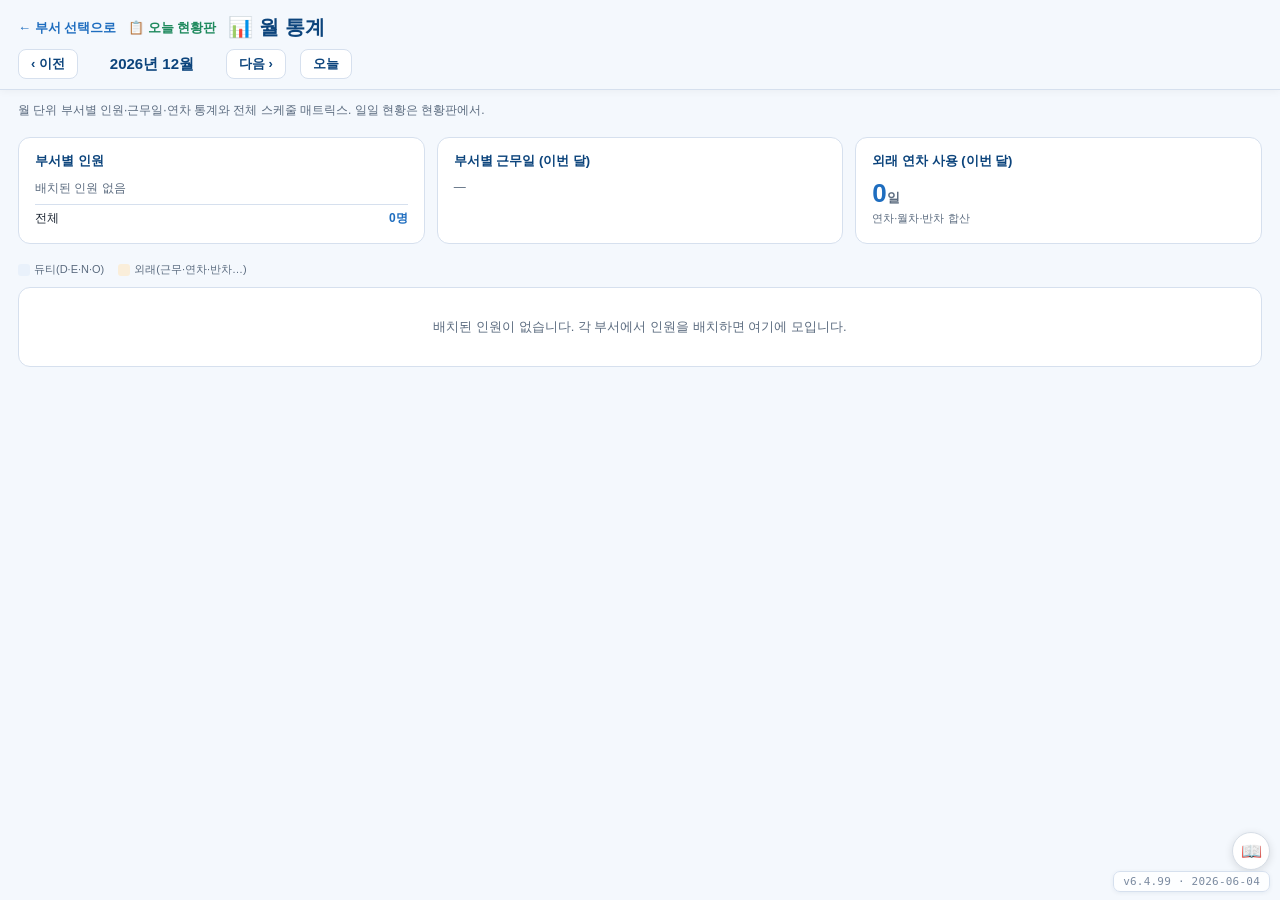
<file: stats/index.html>
<!doctype html>
<html lang="ko">
<head>
<meta charset="utf-8">
<meta name="viewport" content="width=device-width, initial-scale=1">
<title>월 통계 — 전 부서</title>
<!--
   overview/index.html — ⑥ 전 부서 통합 스케줄 + 통계 (읽기 전용)
   ★ 새 데이터 없음 — ManagerView.allMatrix/deptStats 로 듀티·외래 전 부서 장부를 거울처럼 모음.
-->
<link rel="stylesheet" href="../shared/theme.css?v=6499">
<script src="../shared/utils.js?v=6499"></script>
<script src="../shared/calendar-store.js?v=6499"></script>
<script src="../shared/persons-store.js?v=6499"></script>
<script src="../shared/dept-registry.js?v=6499"></script>
<script src="../calendar/cal-shifts.js?v=6499"></script>
<script src="../shared/manager-view.js?v=6499"></script>
<style>
  :root{
    --navy:#1E6DBF; --navy-deep:#0C447C; --bg:#F4F8FD; --card:#fff;
    --line:#D6E0EE; --muted:#5B6B7F; --text:#1a2330;
    --duty-bg:#E9F1FB; --duty-fg:#0C447C;
    --out-bg:#FAEEDA; --out-fg:#A35200;
  }
  *{box-sizing:border-box}
  body{margin:0;font-family:'Pretendard',-apple-system,BlinkMacSystemFont,'Malgun Gothic',sans-serif;
       background:var(--bg);color:var(--text);padding:18px;}
  .stickytop{position:sticky;top:0;z-index:50;background:var(--bg);margin:-18px -18px 12px;padding:14px 18px 10px;border-bottom:1px solid var(--line);box-shadow:0 2px 8px rgba(0,0,0,.04);}
  .stickytop .top{margin-bottom:8px;}
  .stickytop .navbar{margin-bottom:0;}
  .top{display:flex;align-items:center;gap:12px;margin-bottom:6px;}
  .top a.back{font-size:13px;color:var(--navy);text-decoration:none;font-weight:600;}
  h1{font-size:20px;font-weight:800;color:var(--navy-deep);margin:0;}
  .sub{font-size:12px;color:var(--muted);margin:4px 0 18px;}
  .navbar{display:flex;align-items:center;gap:14px;margin-bottom:12px;}
  .navbar button{border:1px solid var(--line);background:var(--card);border-radius:8px;
       padding:5px 12px;font-size:13px;cursor:pointer;color:var(--navy-deep);font-weight:600;}
  .navbar .mlabel{font-size:15px;font-weight:800;color:var(--navy-deep);min-width:120px;text-align:center;}
  /* 통계 카드 */
  .stats{display:flex;gap:12px;flex-wrap:wrap;margin-bottom:18px;}
  .scard{flex:1;min-width:150px;border:1px solid var(--line);border-radius:12px;background:var(--card);padding:14px 16px;}
  .scard h3{margin:0 0 8px;font-size:13px;color:var(--navy-deep);font-weight:700;}
  .srow{display:flex;justify-content:space-between;font-size:12px;padding:2px 0;color:var(--text);}
  .srow .v{font-weight:700;color:var(--navy);}
  .big{font-size:26px;font-weight:800;color:var(--navy);}
  /* 스케줄 매트릭스 */
  .wrap{overflow-x:auto;border:1px solid var(--line);border-radius:12px;background:var(--card);}
  table{border-collapse:collapse;width:100%;font-size:11px;}
  th,td{border:0.5px solid var(--line);padding:3px 4px;text-align:center;white-space:nowrap;}
  th.namecol,td.namecol{position:sticky;left:0;background:var(--card);text-align:left;
       min-width:130px;font-weight:700;z-index:1;}
  thead th{background:#EEF4FB;font-weight:700;color:var(--navy-deep);}
  th.sat{color:#1E6DBF;} th.sun,th.holi{color:#C0392B;}
  td.cell{font-weight:600;}
  td.duty{background:var(--duty-bg);color:var(--duty-fg);}
  td.out{background:var(--out-bg);color:var(--out-fg);}
  td.empty{color:#cfd8e3;}
  .deptbadge{font-size:9px;padding:1px 5px;border-radius:6px;margin-left:5px;font-weight:600;}
  .deptbadge.duty{background:var(--duty-bg);color:var(--duty-fg);}
  .deptbadge.out{background:var(--out-bg);color:var(--out-fg);}
  .deptrow td{background:#F4F8FD;font-weight:700;color:var(--navy-deep);text-align:left;}
  .empty-msg{padding:30px;text-align:center;color:var(--muted);font-size:13px;}
  .legend{display:flex;gap:14px;font-size:11px;color:var(--muted);margin-bottom:10px;align-items:center;flex-wrap:wrap;}
  .lg{display:inline-flex;align-items:center;gap:4px;}
  .sw{width:12px;height:12px;border-radius:3px;display:inline-block;}
</style>
<link rel="stylesheet" href="../shared/uguide.css?v=6499">
</head>
<body>
  <div class="stickytop">
  <div class="top">
    <a class="back" href="../index.html">← 부서 선택으로</a>
    <a class="back" href="../overview/index.html" style="color:#1F8A5E">📋 오늘 현황판</a>
    <h1>📊 월 통계</h1>
  </div>
  <div class="navbar">
    <button id="prevM">‹ 이전</button>
    <span class="mlabel" id="mLabel">—</span>
    <button id="nextM">다음 ›</button>
    <button id="todayB">오늘</button>
  </div>
  </div>
  <p class="sub">월 단위 부서별 인원·근무일·연차 통계와 전체 스케줄 매트릭스. 일일 현황은 현황판에서.</p>

  <!-- 통계 -->
  <div class="stats" id="statsBox"></div>

  <div class="legend">
    <span class="lg"><span class="sw" style="background:var(--duty-bg)"></span>듀티(D·E·N·O)</span>
    <span class="lg"><span class="sw" style="background:var(--out-bg)"></span>외래(근무·연차·반차…)</span>
  </div>

  <!-- 통합 스케줄 매트릭스 -->
  <div class="wrap" id="matWrap"><div class="empty-msg">불러오는 중…</div></div>

<script>
  if(window.CalendarStore){ try{ CalendarStore.load(); }catch(_){ } }
  var _today=new Date();
  var viewY=_today.getFullYear(), viewM=_today.getMonth(); // 0-based
  var MONTH_KO=['1월','2월','3월','4월','5월','6월','7월','8월','9월','10월','11월','12월'];
  var WD_KO=['일','월','화','수','목','금','토'];

  function ndaysOf(y,m){ return new Date(y,m+1,0).getDate(); }
  function dowOf(y,m,d){ return new Date(y,m,d).getDay(); }
  function esc(s){ return String(s||'').replace(/[&<>"']/g,function(c){return {'&':'&amp;','<':'&lt;','>':'&gt;','"':'&quot;',"'":'&#39;'}[c];}); }

  function render(){
    document.getElementById('mLabel').textContent = viewY+'년 '+MONTH_KO[viewM];
    renderStats();
    renderMatrix();
  }

  function renderStats(){
    var nd=ndaysOf(viewY,viewM);
    var st=(window.ManagerView&&ManagerView.deptStats)?ManagerView.deptStats(viewY,viewM,nd):{depts:[],totalPeople:0,totalVacDays:0};
    var deptRows = st.depts.length
      ? st.depts.map(function(d){ return '<div class="srow"><span>'+esc(d.label)+'</span><span class="v">'+d.count+'명</span></div>'; }).join('')
      : '<div class="srow"><span style="color:var(--muted)">배치된 인원 없음</span></div>';
    var workRows = st.depts.length
      ? st.depts.map(function(d){ return '<div class="srow"><span>'+esc(d.label)+'</span><span class="v">'+d.workDays+'일</span></div>'; }).join('')
      : '<div class="srow"><span style="color:var(--muted)">—</span></div>';
    document.getElementById('statsBox').innerHTML =
        '<div class="scard"><h3>부서별 인원</h3>'+deptRows
        +'<div class="srow" style="border-top:1px solid var(--line);margin-top:5px;padding-top:5px"><span>전체</span><span class="v">'+st.totalPeople+'명</span></div></div>'
      + '<div class="scard"><h3>부서별 근무일 (이번 달)</h3>'+workRows+'</div>'
      + '<div class="scard"><h3>외래 연차 사용 (이번 달)</h3><div class="big">'+st.totalVacDays+'<span style="font-size:13px;color:var(--muted)">일</span></div>'
        +'<div class="srow"><span style="color:var(--muted);font-size:11px">연차·월차·반차 합산</span></div></div>';
  }

  function renderMatrix(){
    var nd=ndaysOf(viewY,viewM);
    var mat=(window.ManagerView&&ManagerView.allMatrix)?ManagerView.allMatrix(viewY,viewM,nd):{people:[],cells:{}};
    if(!mat.people.length){
      document.getElementById('matWrap').innerHTML='<div class="empty-msg">배치된 인원이 없습니다. 각 부서에서 인원을 배치하면 여기에 모입니다.</div>';
      return;
    }
    // 헤더
    var thead='<thead><tr><th class="namecol">이름 · 부서</th>';
    for(var d=1;d<=nd;d++){
      var wd=dowOf(viewY,viewM,d);
      var holi=window.CalendarStore?CalendarStore.isHoliday(viewY,viewM+1,d):false;
      var cls=holi?'holi':(wd===0?'sun':(wd===6?'sat':''));
      thead+='<th class="'+cls+'">'+d+'<br><span style="font-size:9px">'+WD_KO[wd]+'</span></th>';
    }
    thead+='</tr></thead>';
    // 본문 — 부서별 그룹 구분행
    var tbody='<tbody>', lastDept=null;
    mat.people.forEach(function(p){
      if(p.membership!==lastDept){
        lastDept=p.membership;
        var lbl=(window.ManagerView)?ManagerView.deptLabel(lastDept):lastDept;
        tbody+='<tr class="deptrow"><td colspan="'+(nd+1)+'">'+esc(lbl)+'</td></tr>';
      }
      var isDuty=(p.membership==='duty'||/^duty_\d+$/.test(p.membership));
      var deptNm=(window.ManagerView&&ManagerView.deptLabel)?ManagerView.deptLabel(p.membership):(isDuty?'듀티':'외래');
      tbody+='<tr><td class="namecol">'+esc(p.name||'?')
        +'<span class="deptbadge '+(isDuty?'duty':'out')+'">'+esc(deptNm)+'</span></td>';
      for(var d2=1;d2<=nd;d2++){
        var c=mat.cells[p.personId+'|'+d2]||{display:'',dept:null};
        var disp=c.display||'';
        var ccls=disp?(isDuty?'cell duty':'cell out'):'empty';
        tbody+='<td class="'+ccls+'">'+(disp?esc(disp):'·')+'</td>';
      }
      tbody+='</tr>';
    });
    tbody+='</tbody>';
    document.getElementById('matWrap').innerHTML='<table>'+thead+tbody+'</table>';
  }

  function shift(delta){
    viewM+=delta;
    if(viewM<0){viewM=11;viewY--;} else if(viewM>11){viewM=0;viewY++;}
    render();
  }
  document.getElementById('prevM').addEventListener('click',function(){shift(-1);});
  document.getElementById('nextM').addEventListener('click',function(){shift(1);});
  document.getElementById('todayB').addEventListener('click',function(){viewY=_today.getFullYear();viewM=_today.getMonth();render();});

  render();
</script>
<script>
window.UGUIDE_ITEMS = [{
  icon:'📖', title:'월 통계 사용 가이드',
  html:'<p><b>무엇을 보나요?</b> 선택한 달의 부서별 인원·근무일 합계·연차 사용량과, 전 직원의 한 달 근무 매트릭스(사람 × 날짜)를 모았습니다.</p>'
    +'<p><b>월 이동</b> — 상단 “‹ 이전 / 다음 ›”으로 달 변경, “오늘”로 이번 달 복귀.</p>'
    +'<p><b>매트릭스</b> — 각 칸은 그날 근무(병동 D·E·N·O / 외래 근무·연차·반차 등). 이름 옆 배지는 소속 부서(31병동·외과 외래 등).</p>'
    +'<p><b>읽기 전용</b> — 모아 보는 화면입니다. 근무 수정은 각 부서 근무표에서.</p>'
}];
</script>
<script src="../shared/uguide.js?v=6499"></script>
<script src="../shared/version.js?v=6499"></script>
</body>
</html>
</file>
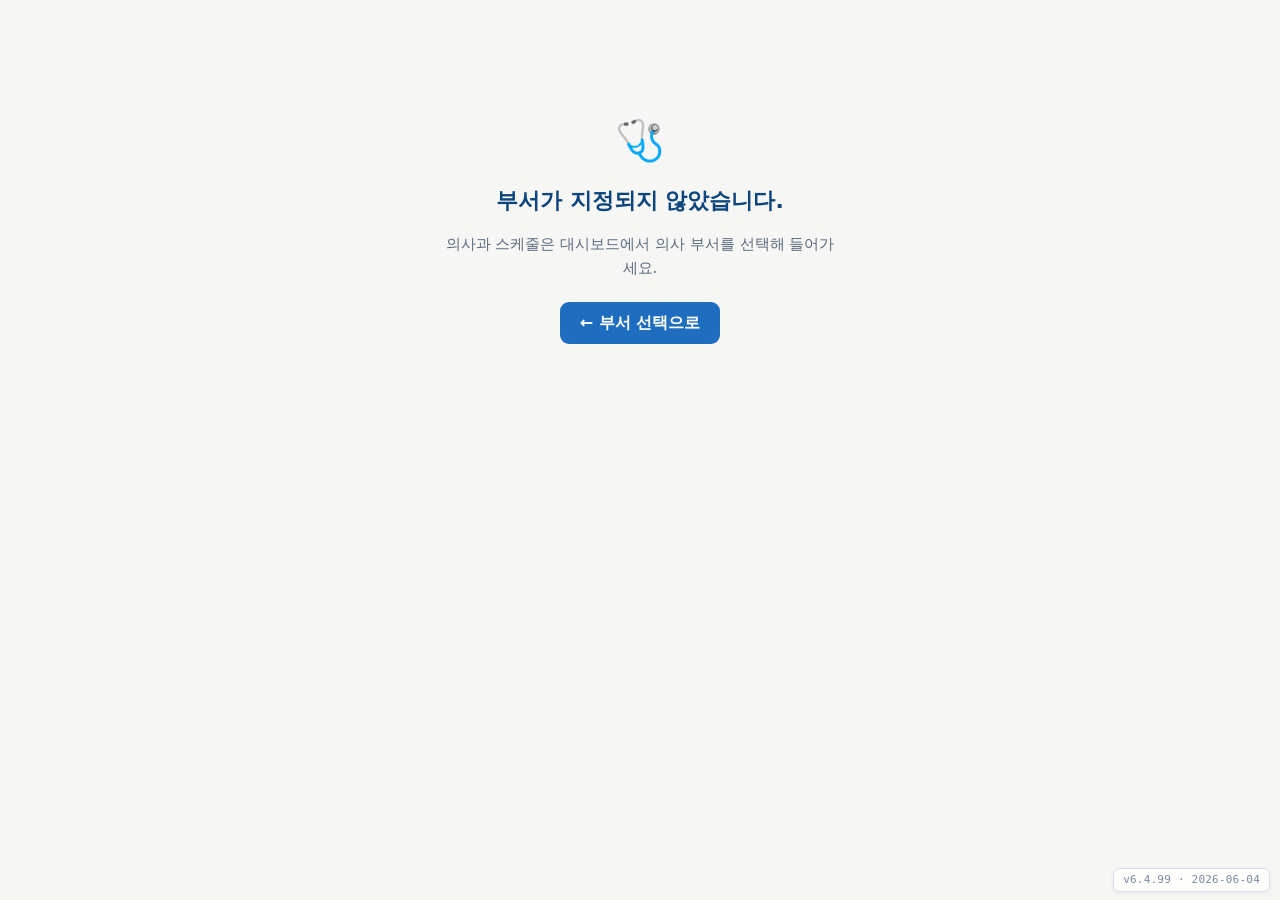
<file: doctor/index_matrix_backup.html>
<!DOCTYPE html>
<html lang="ko">
<head>
<meta charset="UTF-8">
<meta name="viewport" content="width=device-width, initial-scale=1.0">
<meta name="theme-color" content="#1E6DBF">
<title>의사과 스케줄</title>
<link rel="stylesheet" href="../shared/theme.css">
<link rel="stylesheet" href="../shared/uguide.css">
<style>
  /* ── 의사 스케줄 골격 (M6 2단계). 색·표기는 doc-render.js, 저장은 doc-schedule-store.js ── */
  *{box-sizing:border-box}
  body{margin:0;background:var(--bg2);color:var(--text);
       font-family:var(--sans);font-size:14px;line-height:1.5;-webkit-text-size-adjust:100%}
  a{color:inherit}

  .topbar{position:sticky;top:0;z-index:30;background:var(--primary-d);color:#fff;
          display:flex;align-items:center;gap:12px;padding:10px 16px;box-shadow:0 2px 8px rgba(12,68,124,.18)}
  .topbar .back{color:#cfe2f7;text-decoration:none;font-size:14px;white-space:nowrap}
  .topbar h1{font-size:17px;margin:0;font-weight:700;letter-spacing:-.01em}
  .topbar .deptname{color:#fff}
  .topbar .spacer{flex:1}
  .topbar button{border:0;background:rgba(255,255,255,.16);color:#fff;border-radius:8px;
                 padding:7px 12px;font-size:13px;cursor:pointer;font-family:inherit}
  .topbar button:hover{background:rgba(255,255,255,.28)}

  .toolbar{display:flex;align-items:center;gap:10px;padding:12px 16px;flex-wrap:wrap;
           background:var(--bg);border-bottom:1px solid var(--line)}
  .monthnav{display:flex;align-items:center;gap:6px}
  .monthnav button{border:1px solid var(--line2);background:var(--bg);border-radius:8px;
                   width:32px;height:32px;cursor:pointer;font-size:16px;color:var(--primary-d)}
  .monthnav .label{font-size:16px;font-weight:700;color:var(--primary-d);min-width:130px;text-align:center}
  .legend{display:flex;gap:8px;flex-wrap:wrap;align-items:center;font-size:12px;color:var(--text2)}
  .legend .chip{display:inline-flex;align-items:center;gap:5px;padding:3px 8px;border-radius:999px;border:1px solid var(--line2)}
  .legend .sw{width:11px;height:11px;border-radius:3px;display:inline-block}

  .wrap{padding:16px;overflow:auto}
  .card{background:var(--bg);border:1px solid var(--line);border-radius:var(--r-lg);
        padding:12px;box-shadow:0 1px 3px rgba(20,50,90,.05)}

  /* ── 매트릭스: 의사(행) × 날짜(열) ── */
  table.docTable{border-collapse:collapse;width:max-content;min-width:100%;font-size:12px;
                 transform-origin:top left}
  .docTable th,.docTable td{border:1px solid var(--line);text-align:center;vertical-align:middle}
  .docTable thead th{background:var(--bg3);position:sticky;top:0;z-index:5;
                     padding:3px 4px;font-weight:600;color:var(--text2);min-width:42px}
  .docTable thead th.dcol .dnum{font-size:13px;font-weight:700;color:var(--text)}
  .docTable thead th.dcol .dow{font-size:10px;color:var(--text3)}
  .docTable thead th.dcol .hol{font-size:9px;color:var(--warn);display:block;line-height:1.1}
  .docTable thead th.dcol .er{font-size:10px;color:var(--primary-d);display:block;line-height:1.1;font-weight:700}
  .docTable thead th.dcol.sun .dnum,.docTable thead th.dcol.sun .dow{color:var(--warn)}
  .docTable thead th.dcol.sat .dnum,.docTable thead th.dcol.sat .dow{color:var(--primary)}
  .docTable thead th.dcol.holiday{background:#FBE9E7}
  .docTable th.namecol{position:sticky;left:0;z-index:8;background:var(--bg3);
                       min-width:96px;text-align:left;padding:4px 8px;font-weight:700;color:var(--text)}
  .docTable td.namecell{position:sticky;left:0;z-index:6;background:var(--bg);
                        text-align:left;padding:4px 8px;font-weight:600;white-space:nowrap}
  .docTable td.namecell .spec{display:block;font-size:10px;font-weight:500;color:var(--text3);margin-top:1px}
  .docTable thead th.namecol{z-index:9}

  .docTable td.cell{min-width:42px;width:42px;height:44px;cursor:pointer;position:relative;padding:0}
  .docTable td.cell:hover{outline:2px solid var(--primary);outline-offset:-2px;z-index:4}
  /* 셀 내부 3층: 상단 메모 / 중앙 D·N 글자 / 하단 배지 — 겹침 방지 */
  .cell .cinner{position:absolute;inset:0;display:flex;flex-direction:column;
                align-items:center;justify-content:center;gap:1px;padding:2px 3px 1px}
  .cell .leftbar{position:absolute;left:0;top:0;bottom:0;width:4px;z-index:1}
  .cell .ctext{font-size:14px;font-weight:800;line-height:1}
  .cell .cmemo{font-size:8px;color:var(--text3);max-width:100%;
               overflow:hidden;text-overflow:ellipsis;white-space:nowrap}
  .cell .cbadges{display:flex;gap:2px;justify-content:center;flex-wrap:wrap;line-height:1}
  .cell .cb{font-size:9px;font-weight:700;line-height:1.3;min-width:13px;text-align:center;
            padding:0 2px;border-radius:3px;border:1px solid}
  .cell.dim{opacity:.5}
  .cell.empty:hover{background:var(--primary-bg) !important}

  .empty-note{padding:40px 16px;text-align:center;color:var(--text2)}
  .empty-note a{color:var(--primary);font-weight:600}

  /* ── 셀 편집 모달 (외래 패턴 통일) ── */
  .modal-bg{position:fixed;inset:0;background:rgba(20,20,18,.45);display:none;
       align-items:flex-start;justify-content:center;z-index:100;padding:24px 12px;overflow-y:auto}
  .modal-bg.open{display:flex}
  .modal{background:var(--bg);border-radius:var(--r-lg);max-width:460px;width:100%;
       box-shadow:0 24px 60px rgba(0,0,0,.3);overflow:hidden}
  .modal-head{display:flex;align-items:center;gap:10px;padding:14px 18px;
       border-bottom:1px solid var(--line);background:var(--bg3)}
  .modal-head h3{margin:0;font-size:17px;color:var(--primary-d)}
  .modal-head .mh-sub{font-size:13px;color:var(--text2);font-weight:500}
  .modal-head .mh-holi{font-size:13px;color:var(--warn-d);font-weight:600}
  .modal-head .x{margin-left:auto;border:0;background:transparent;font-size:24px;cursor:pointer;
       color:var(--text2);line-height:1;padding:2px 6px}
  .modal-body{padding:6px 0}
  .erow{display:grid;grid-template-columns:64px 1fr;gap:8px;padding:11px 18px;
       border-bottom:1px solid var(--line);align-items:center}
  .erow:last-child{border-bottom:none}
  .erow .elbl{font-weight:700;font-size:14px;color:var(--text2)}
  .chips{display:flex;align-items:center;gap:6px;flex-wrap:wrap}
  .chip{border:1px solid var(--line2);background:var(--bg);border-radius:999px;
       padding:4px 12px;font-size:13px;font-weight:600;cursor:pointer;color:var(--text2);
       font-family:inherit;line-height:1.4}
  .chip.on{border-color:transparent;color:#fff}
  .chip-memo{flex:1;min-width:120px;border:1px solid var(--line2);border-radius:var(--r);
       padding:6px 10px;font-size:13px;font-family:inherit;box-sizing:border-box}
  .modal-foot{padding:12px 18px;border-top:1px solid var(--line);display:flex;
       align-items:center;gap:10px;background:var(--bg2)}
  .modal-foot .clearbtn{border:1px solid var(--line2);background:var(--bg);color:var(--warn);
       font-weight:600;border-radius:var(--r);padding:7px 14px;cursor:pointer;font-family:inherit}
  .modal-foot .savebtn{margin-left:auto;border:0;background:var(--primary);color:#fff;
       font-weight:700;border-radius:var(--r);padding:7px 18px;cursor:pointer;font-family:inherit}
  /* 응급실 당직표 행 */
  .errow{display:grid;grid-template-columns:96px 1fr;gap:10px;padding:7px 18px;align-items:center}
  .errow:nth-child(odd){background:var(--bg2)}
  .errow .erday{font-size:13px;font-weight:600;color:var(--text)}
  .errow .erday .erdow{font-size:11px;color:var(--text3);margin-left:4px}
  .errow .erday.sun,.errow .erday.sun .erdow{color:var(--warn)}
  .errow .erday.sat,.errow .erday.sat .erdow{color:var(--primary)}
  .errow select{width:100%;padding:6px 8px;border:1px solid var(--line2);border-radius:var(--r);
       font-size:13px;font-family:inherit;background:var(--bg);box-sizing:border-box}

  /* ── 인쇄 (외래 _fitPrintScale 패턴 재사용) ── */
  #printTitle{display:none}
  @media print{
    @page{size:A4 landscape;margin:6mm}
    .topbar,.toolbar,#uguide,.legend,#app-version-badge,.modal-bg{display:none !important}
    .wrap{padding:0;overflow:visible}
    .card{border:0;box-shadow:none;padding:0}
    #printTitle{display:block;text-align:center;font-size:14px;font-weight:700;margin-bottom:6px;color:#000}
    table.docTable{transform:scale(var(--print-scale,1));transform-origin:top left}
    .docTable td.cell:hover{outline:none}
    .docTable thead th,.docTable td.namecell,.docTable th.namecol{position:static}
  }
</style>
</head>
<body>
  <div class="topbar">
    <a class="back" href="../index.html">← 부서</a>
    <h1>🩺 <span class="deptname" id="deptName">의사과</span> 스케줄</h1>
    <span class="spacer"></span>
    <button id="btnErRoster" type="button">🚑 응급실 당직표</button>
    <button id="btnPrint" type="button">🖨 인쇄</button>
  </div>

  <div class="toolbar">
    <div class="monthnav">
      <button id="prevM" type="button" title="이전 달">‹</button>
      <span class="label" id="monthLabel">—</span>
      <button id="nextM" type="button" title="다음 달">›</button>
    </div>
    <div class="legend">
      <span class="chip"><span class="sw" style="background:#FCF3C4;border:1px solid #E6D27A"></span>협진당직</span>
      <span class="chip"><span class="sw" style="background:#DCEBFB;border:1px solid #A9CBF0"></span>내시경</span>
      <span class="chip"><span class="sw" style="background:#F7E5CC;border:1px solid #E0BE8A"></span>휴진</span>
      <span class="chip"><span class="sw" style="background:#C0392B"></span>(X) 콜·협진 금지</span>
      <span class="chip">D 주간콜 · N 야간콜</span>
    </div>
  </div>

  <div class="wrap">
    <div class="card main-col">
      <div id="printTitle"></div>
      <div id="tableHost"><div class="empty-note">로딩 중…</div></div>
    </div>
  </div>

  <!-- 셀 편집 모달 -->
  <div class="modal-bg" id="cellModal">
    <div class="modal" role="dialog" aria-modal="true">
      <div class="modal-head">
        <h3 id="cmTitle">셀 편집</h3>
        <span class="mh-sub" id="cmSub"></span>
        <span class="mh-holi" id="cmHoli"></span>
        <button class="x" id="cmClose" type="button" aria-label="닫기">×</button>
      </div>
      <div class="modal-body">
        <div class="erow">
          <span class="elbl">응급콜</span>
          <div class="chips" id="cmErCall">
            <button type="button" class="chip" data-v="">없음</button>
            <button type="button" class="chip" data-v="D">D 주간콜</button>
            <button type="button" class="chip" data-v="N">N 야간콜</button>
          </div>
        </div>
        <div class="erow">
          <span class="elbl">시술</span>
          <div class="chips" id="cmEndo">
            <button type="button" class="chip" data-v="0">없음</button>
            <button type="button" class="chip" data-v="1">내시경</button>
          </div>
        </div>
        <div class="erow">
          <span class="elbl">협진</span>
          <div class="chips" id="cmConsult">
            <button type="button" class="chip" data-v="0">없음</button>
            <button type="button" class="chip" data-v="1">협진당직</button>
          </div>
        </div>
        <div class="erow">
          <span class="elbl">금지</span>
          <div class="chips" id="cmBlock">
            <button type="button" class="chip" data-v="0">해제</button>
            <button type="button" class="chip" data-v="1">(X) 콜·협진 금지</button>
          </div>
        </div>
        <div class="erow">
          <span class="elbl">상태</span>
          <div class="chips" id="cmStatus">
            <button type="button" class="chip" data-v="근무">근무</button>
            <button type="button" class="chip" data-v="휴진">휴진</button>
          </div>
        </div>
        <div class="erow">
          <span class="elbl">메모</span>
          <div class="chips">
            <input class="chip-memo" id="cmMemo" type="text" maxlength="20" placeholder="투석·외래 등 자유 입력">
          </div>
        </div>
      </div>
      <div class="modal-foot">
        <button class="clearbtn" id="cmClear" type="button">전체 비우기</button>
        <button class="savebtn" id="cmSave" type="button">저장</button>
      </div>
    </div>
  </div>

  <!-- 응급실 당직표 관리 모달 (원천 — 모든 의사과가 읽어감) -->
  <div class="modal-bg" id="erModal">
    <div class="modal" style="max-width:520px;">
      <div class="modal-head">
        <h3>🚑 응급실 당직표</h3>
        <span class="mh-sub" id="erSub"></span>
        <button class="x" id="erClose" type="button" aria-label="닫기">×</button>
      </div>
      <div class="modal-body" id="erBody" style="max-height:62vh;overflow-y:auto;">
        <p style="padding:8px 18px;margin:0;font-size:12px;color:var(--text2);line-height:1.5;">
          모든 의사과가 공유하는 당직표입니다. 여기서 정한 당직의의 성씨가 각 의사과 스케줄 날짜 위에 (성)으로 표시됩니다.</p>
        <div id="erList"></div>
      </div>
      <div class="modal-foot">
        <button class="savebtn" id="erDone" type="button">닫기</button>
      </div>
    </div>
  </div>

<script src="../shared/utils.js"></script>
<script src="../shared/calendar-store.js"></script>
<script src="../shared/persons-store.js"></script>
<script src="../shared/dept-registry.js"></script>
<script src="../shared/er-roster-store.js"></script>
<script src="./doc-schedule-store.js"></script>
<script src="./doc-render.js"></script>
<script>
/* ============================================================
   doctor/index.html — 의사과 스케줄 화면 본체 (M6 2단계: 골격)
   ------------------------------------------------------------
   외래 calendar/index.html 구조를 본떴지만, 셀은 6속성(doc-schedule-store).
   한 파일 다부서: URL ?dept=doctor_N 으로 부서별 데이터를 그림(파일 안 늘어남).
   저장 키 접두 DOC_DEPT_ID = doctor_N → 'doc_sched_doctor_N'.

   이번 단계(골격)에서 동작:
     · 부서 가드, 헤더(요일·공휴일·응급실당직 자리), 매트릭스 렌더, 월 이동, 인쇄.
     · 셀 클릭 → 편집 팝업은 4단계. 지금은 placeholder(안내).
     · 응급실 당직 성씨는 5단계. 지금은 헤더에 자리만(빈 값).
   ============================================================ */

var MONTH_KO = ['1월','2월','3월','4월','5월','6월','7월','8월','9월','10월','11월','12월'];
var DOW_KO   = ['일','월','화','수','목','금','토'];

// ── 부서 해석 (외래와 동일 패턴) ──────────────────────────────
function _getDeptFromURL(){
  try{ return new URLSearchParams(location.search).get('dept') || ''; }catch(_){ return ''; }
}
var DOC_DEPT_ID = _getDeptFromURL();   // 예: 'doctor_1'
window.DOC_DEPT_ID = DOC_DEPT_ID;      // store가 접두로 사용
var DOC_DEPT_NAME = '';
(function _resolve(){
  if(!DOC_DEPT_ID) return;
  var rec = (window.DeptRegistry && DeptRegistry.get) ? DeptRegistry.get(DOC_DEPT_ID) : null;
  if(rec) DOC_DEPT_NAME = rec.name;
})();

// 현재 보는 연·월 (month 0-based)
var now = new Date();
var viewY = now.getFullYear();
var viewM = now.getMonth();

// ── 부서 가드 (외래 _guardDept 패턴) ─────────────────────────
function _guardDept(){
  var rec = (DOC_DEPT_ID && window.DeptRegistry) ? DeptRegistry.get(DOC_DEPT_ID) : null;
  if(rec && rec.kind==='doctor') return true;
  var msg = !DOC_DEPT_ID ? '부서가 지정되지 않았습니다.'
          : (rec ? '의사과 부서가 아닙니다 ('+DOC_DEPT_ID+').' : '존재하지 않는 부서입니다 ('+DOC_DEPT_ID+').');
  document.body.innerHTML =
    '<div style="max-width:460px;margin:80px auto;padding:30px;text-align:center;'
    + 'font-family:var(--sans);color:#1a2330">'
    + '<div style="font-size:40px;margin-bottom:14px">🩺</div>'
    + '<h1 style="font-size:22px;color:#0C447C;margin:0 0 10px">'+msg+'</h1>'
    + '<p style="font-size:15px;color:#5B6B7F;line-height:1.6;margin-bottom:22px">'
    + '의사과 스케줄은 대시보드에서 의사 부서를 선택해 들어가세요.</p>'
    + '<a href="../index.html" style="display:inline-block;padding:9px 20px;background:#1E6DBF;'
    + 'color:#fff;border-radius:9px;text-decoration:none;font-weight:600;font-size:16px">← 부서 선택으로</a>'
    + '</div>';
  return false;
}

// ── 의사 명단 (이 부서 소속) ─────────────────────────────────
function _members(){
  if(!window.PersonsStore) return [];
  return PersonsStore.listByDept(DOC_DEPT_ID) || [];
}

// ── 응급실 당직 성씨 (공유 당직표에서 읽기 전용) ──────────────
//   ErRosterStore가 원천. 의사과는 성 한 글자만 읽어 헤더에 표시.
function _erDutyInitial(y, m, d){   // m: 0-based (내부) → store는 1-based
  if(!window.ErRosterStore) return '';
  return ErRosterStore.initial(y, m+1, d);
}

// ── 날짜 유틸 ────────────────────────────────────────────────
function _daysInMonth(y, m){ return new Date(y, m+1, 0).getDate(); }

// ── 매트릭스 렌더 ────────────────────────────────────────────
function renderTable(){
  var host = document.getElementById('tableHost');
  var members = _members();
  if(!members.length){
    host.innerHTML = '<div class="empty-note">이 부서에 배치된 의사가 없습니다.<br>'
      + '<a href="../staff/index.html">직원관리</a>에서 의사를 ['+escapeHtml(DOC_DEPT_NAME)+'] 부서로 배치하세요.</div>';
    return;
  }
  var ndays = _daysInMonth(viewY, viewM);
  var DS = window.DocScheduleStore, DR = window.DocRender;

  var html = '<table class="docTable" id="docTable"><thead><tr>';
  html += '<th class="namecol">의사 \\ 날짜</th>';
  for(var d=1; d<=ndays; d++){
    var dow = new Date(viewY, viewM, d).getDay();
    var isHol = window.CalendarStore ? CalendarStore.isHoliday(viewY, viewM+1, d) : false;
    var holName = (isHol && window.CalendarStore) ? CalendarStore.name(viewY, viewM+1, d) : '';
    var er = _erDutyInitial(viewY, viewM, d);
    var cls = 'dcol' + (dow===0?' sun':'') + (dow===6?' sat':'') + (isHol?' holiday':'');
    html += '<th class="'+cls+'">'
      + '<span class="dnum">'+d+'</span>'
      + '<span class="dow">'+DOW_KO[dow]+'</span>'
      + (holName ? '<span class="hol">'+escapeHtml(holName.slice(0,3))+'</span>' : '')
      + (er ? '<span class="er">('+escapeHtml(er)+')</span>' : '')
      + '</th>';
  }
  html += '</tr></thead><tbody>';

  members.forEach(function(p){
    var da = (p.deptAttrs && p.deptAttrs[DOC_DEPT_ID]) ? p.deptAttrs[DOC_DEPT_ID] : {};
    var spec = da.specialty ? '<span class="spec">'+escapeHtml(da.specialty)+'</span>' : '';
    html += '<tr><td class="namecell">'+escapeHtml(p.name||p.personId)+spec+'</td>';
    for(var d=1; d<=ndays; d++){
      var cell = DS.get(p.personId, viewY, viewM, d);
      var v = DR.render(cell);
      var isEmpty = !v.text && !cell.memo && !v.badges.length && !v.dim && !v.leftBar;
      var inner = '';
      if(v.leftBar) inner += '<span class="leftbar" style="background:'+v.leftBar+'"></span>';
      inner += '<span class="cinner">';
      if(cell.memo) inner += '<span class="cmemo" title="'+escapeHtml(cell.memo)+'">'+escapeHtml(cell.memo)+'</span>';
      if(v.text)    inner += '<span class="ctext" style="color:'+v.textColor+'">'+v.text+'</span>';
      if(v.badges.length){
        inner += '<span class="cbadges">';
        v.badges.forEach(function(b){
          var st = DR.badgeStyle(b.kind);
          inner += '<span class="cb" title="'+escapeHtml(b.label)+'" '
            + 'style="background:'+st.bg+';color:'+st.fg+';border-color:'+st.bd+'">'+escapeHtml(b.short||b.label)+'</span>';
        });
        inner += '</span>';
      }
      inner += '</span>';
      html += '<td class="cell'+(v.dim?' dim':'')+(isEmpty?' empty':'')+'" style="background:'+v.bg+'" '
        + 'data-pid="'+escapeHtml(p.personId)+'" data-d="'+d+'">'+inner+'</td>';
    }
    html += '</tr>';
  });
  html += '</tbody></table>';
  host.innerHTML = html;

  // 셀 클릭 → 편집 (4단계 placeholder)
  Array.prototype.forEach.call(host.querySelectorAll('td.cell'), function(td){
    td.addEventListener('click', function(){
      openCellEditor(td.getAttribute('data-pid'), parseInt(td.getAttribute('data-d'),10));
    });
  });
}

// ── 셀 편집 모달 ─────────────────────────────────────────────
var _editPid = null, _editD = null;       // 편집 중인 셀
var _draft = null;                         // 편집 중인 셀 임시본

// 칩 on 색 (doc-render COLOR와 정렬). kind별 선택 시 배경색.
function _chipOnColor(group, val){
  var C = (window.DocRender && DocRender.COLOR) ? DocRender.COLOR : {};
  if(group==='cmErCall'){ if(val==='D') return C.dCall||'#1A8C62'; if(val==='N') return C.nCall||'#5B3FA0'; return '#8a8a86'; }
  if(group==='cmEndo')   return val==='1' ? '#3D7FC4' : '#8a8a86';
  if(group==='cmConsult')return val==='1' ? '#C9A21A' : '#8a8a86';
  if(group==='cmBlock')  return val==='1' ? (C.blockBar||'#C0392B') : '#8a8a86';
  if(group==='cmStatus') return val==='휴진' ? (C.restText||'#9A6618') : '#1A8C62';
  return '#8a8a86';
}

// 한 그룹의 칩 동기화 (선택값 표시 + on 색)
function _syncChips(groupId, selVal){
  var box = document.getElementById(groupId);
  if(!box) return;
  Array.prototype.forEach.call(box.querySelectorAll('.chip'), function(c){
    var on = (c.getAttribute('data-v') === String(selVal));
    c.className = 'chip' + (on ? ' on' : '');
    c.style.background = on ? _chipOnColor(groupId, c.getAttribute('data-v')) : '';
  });
}

function _syncAllChips(){
  _syncChips('cmErCall', _draft.erCall || '');
  _syncChips('cmEndo', _draft.endo ? '1' : '0');
  _syncChips('cmConsult', _draft.consult ? '1' : '0');
  _syncChips('cmBlock', _draft.block ? '1' : '0');
  _syncChips('cmStatus', _draft.status || '근무');
}

function openCellEditor(pid, d){
  _editPid = pid; _editD = d;
  var cell = window.DocScheduleStore.get(pid, viewY, viewM, d);
  _draft = {
    erCall: cell.erCall || '', endo: !!cell.endo, consult: !!cell.consult,
    block: !!cell.block, status: cell.status || '근무', memo: cell.memo || ''
  };
  // 의사 이름
  var name = pid;
  _members().forEach(function(p){ if(p.personId===pid) name = p.name||pid; });
  document.getElementById('cmTitle').textContent = name;
  document.getElementById('cmSub').textContent = (viewM+1)+'월 '+d+'일 ('+DOW_KO[new Date(viewY,viewM,d).getDay()]+')';
  // 공휴일 표기
  var holName = (window.CalendarStore && CalendarStore.isHoliday(viewY, viewM+1, d)) ? CalendarStore.name(viewY, viewM+1, d) : '';
  document.getElementById('cmHoli').textContent = holName ? '· '+holName : '';
  document.getElementById('cmMemo').value = _draft.memo;
  _syncAllChips();
  document.getElementById('cellModal').classList.add('open');
}

function _closeCellModal(){ document.getElementById('cellModal').classList.remove('open'); }

function _saveCellModal(){
  _draft.memo = (document.getElementById('cmMemo').value||'').trim();
  window.DocScheduleStore.set(_editPid, viewY, viewM, _editD, _draft);
  var err = window.DocActiveRepo.saveSchedule();
  if(err){ alert('저장 실패: '+err.message); return; }
  _closeCellModal();
  renderTable();
}

function _clearCell(){
  window.DocScheduleStore.del(_editPid, viewY, viewM, _editD);
  var err = window.DocActiveRepo.saveSchedule();
  if(err){ alert('저장 실패: '+err.message); return; }
  _closeCellModal();
  renderTable();
}

// 모달 칩/버튼 바인딩 (1회)
function _bindCellModal(){
  // 단일선택 칩 그룹
  [['cmErCall','erCall',function(v){return v;}],
   ['cmEndo','endo',function(v){return v==='1';}],
   ['cmConsult','consult',function(v){return v==='1';}],
   ['cmBlock','block',function(v){return v==='1';}],
   ['cmStatus','status',function(v){return v;}]
  ].forEach(function(spec){
    var box = document.getElementById(spec[0]);
    if(!box) return;
    Array.prototype.forEach.call(box.querySelectorAll('.chip'), function(c){
      c.addEventListener('click', function(){
        _draft[spec[1]] = spec[2](c.getAttribute('data-v'));
        _syncChips(spec[0], c.getAttribute('data-v'));
      });
    });
  });
  document.getElementById('cmClose').addEventListener('click', _closeCellModal);
  document.getElementById('cmSave').addEventListener('click', _saveCellModal);
  document.getElementById('cmClear').addEventListener('click', _clearCell);
  document.getElementById('cellModal').addEventListener('click', function(e){ if(e.target===this) _closeCellModal(); });
}

// ── 응급실 당직표 (공유 원천) ─────────────────────────────────
// 전체 의사 풀: 모든 doctor_N 부서 소속을 합친 명단 (여러 진료과가 공유하므로)
function _allDoctors(){
  if(!window.PersonsStore) return [];
  var out = [], seen = {};
  (PersonsStore.list() || []).forEach(function(p){
    var m = p.membership || '';
    if(/^doctor_\d+$/.test(m) && !seen[p.personId]){
      seen[p.personId] = true;
      // 소속 부서명도 곁들여 동명이인 구분
      var deptNm = (window.DeptRegistry && DeptRegistry.get(m)) ? DeptRegistry.get(m).name : m;
      out.push({ personId:p.personId, name:p.name||p.personId, dept:deptNm });
    }
  });
  out.sort(function(a,b){ return (a.name||'').localeCompare(b.name||'','ko'); });
  return out;
}

function openErRoster(){
  var docs = _allDoctors();
  document.getElementById('erSub').textContent = viewY + '년 ' + MONTH_KO[viewM];
  var ndays = _daysInMonth(viewY, viewM);
  var optsBase = '<option value="">— 미지정 —</option>'
    + docs.map(function(dc){
        return '<option value="'+escapeHtml(dc.personId)+'">'+escapeHtml(dc.name)+' ('+escapeHtml(dc.dept)+')</option>';
      }).join('');
  var html = '';
  for(var d=1; d<=ndays; d++){
    var dow = new Date(viewY, viewM, d).getDay();
    var isHol = window.CalendarStore ? CalendarStore.isHoliday(viewY, viewM+1, d) : false;
    var cur = window.ErRosterStore ? ErRosterStore.get(viewY, viewM+1, d) : '';
    var cls = 'erday' + (dow===0||isHol?' sun':'') + (dow===6?' sat':'');
    // 현재값 선택 반영
    var opts = optsBase.replace('value="'+cur+'"', 'value="'+cur+'" selected');
    html += '<div class="errow">'
      + '<span class="'+cls+'">'+d+'일<span class="erdow">'+DOW_KO[dow]+'</span></span>'
      + '<select data-d="'+d+'">'+opts+'</select>'
      + '</div>';
  }
  if(!docs.length){
    html = '<p style="padding:18px;color:var(--text2);text-align:center;">'
      + '등록된 의사가 없습니다. 직원관리에서 의사를 의사과로 배치하세요.</p>' + html;
  }
  document.getElementById('erList').innerHTML = html;
  // select 변경 → 즉시 저장 (원천이므로 실시간 반영)
  Array.prototype.forEach.call(document.getElementById('erList').querySelectorAll('select'), function(sel){
    sel.addEventListener('change', function(){
      var d = parseInt(sel.getAttribute('data-d'),10);
      ErRosterStore.set(viewY, viewM+1, d, sel.value || '');
    });
  });
  document.getElementById('erModal').classList.add('open');
}
function _closeErRoster(){
  document.getElementById('erModal').classList.remove('open');
  renderTable();   // 헤더 (성) 표시 갱신
}
function _bindErModal(){
  document.getElementById('btnErRoster').addEventListener('click', openErRoster);
  document.getElementById('erClose').addEventListener('click', _closeErRoster);
  document.getElementById('erDone').addEventListener('click', _closeErRoster);
  document.getElementById('erModal').addEventListener('click', function(e){ if(e.target===this) _closeErRoster(); });
}

// ── 월 이동 ──────────────────────────────────────────────────
function _updateMonthLabel(){
  document.getElementById('monthLabel').textContent = viewY + '년 ' + MONTH_KO[viewM];
}
function gotoMonth(delta){
  viewM += delta;
  if(viewM < 0){ viewM = 11; viewY--; }
  else if(viewM > 11){ viewM = 0; viewY++; }
  _updateMonthLabel();
  renderTable();
}

// ── 인쇄 (외래 _fitPrintScale 패턴 재사용) ────────────────────
function _fitPrintScale(){
  try{
    var tbl = document.getElementById('docTable');
    var title = document.getElementById('printTitle');
    if(!tbl){ document.documentElement.style.setProperty('--print-scale','1'); return; }
    var MM = 3.7795;
    var availW = (297 - 12) * MM;   // ≈1077px
    var availH = (210 - 12) * MM;   // ≈748px
    var contentW = tbl.scrollWidth;
    var contentH = tbl.scrollHeight + (title ? title.offsetHeight + 8 : 0);
    if(contentW<=0 || contentH<=0){ document.documentElement.style.setProperty('--print-scale','1'); return; }
    var scale = Math.min(availW/contentW, availH/contentH, 1);
    scale = Math.max(scale, 0.3);
    document.documentElement.style.setProperty('--print-scale', scale.toFixed(3));
  }catch(e){ document.documentElement.style.setProperty('--print-scale','1'); }
}
function printSchedule(){
  var t = document.getElementById('printTitle');
  if(t) t.textContent = DOC_DEPT_NAME + ' — ' + viewY + '년 ' + MONTH_KO[viewM] + ' 의사 스케줄';
  _fitPrintScale();
  window.print();
}

// ── 부팅 ─────────────────────────────────────────────────────
function boot(){
  if(!_guardDept()) return;
  document.getElementById('deptName').textContent = DOC_DEPT_NAME || '의사과';
  document.title = (DOC_DEPT_NAME||'의사과') + ' 스케줄';
  if(window.CalendarStore && CalendarStore.load) CalendarStore.load();
  if(window.docLoadFromStore) docLoadFromStore();
  _updateMonthLabel();
  renderTable();
  _bindCellModal();
  _bindErModal();
  document.getElementById('prevM').addEventListener('click', function(){ gotoMonth(-1); });
  document.getElementById('nextM').addEventListener('click', function(){ gotoMonth(1); });
  document.getElementById('btnPrint').addEventListener('click', printSchedule);
}
if(document.readyState==='loading') document.addEventListener('DOMContentLoaded', boot);
else boot();
</script>
<script src="../shared/uguide.js"></script>
<script src="../shared/version.js"></script>
</body>
</html>
</file>
<file: shared/theme.css>
/* ============================================================
   shared/theme.css — 공유 디자인 토큰 (M2: 디자인 기조 통일)
   ------------------------------------------------------------
   목적: 듀티 앱의 실제 색 팔레트(:root 변수)를 한 곳에 모아,
        비교대 앱·대시보드가 같은 색을 참조하게 한다.
        → 두 앱이 "한 가족"처럼 보이고, 색을 바꿀 때 이 파일 한 곳만 고친다.

   추출 출처: duty/index.html 의 :root (v3.18.0 기준)
     - 배경은 차가운 회색이 아니라 "따뜻한 중성색"(#f6f6f4 계열)
     - 메인 강조는 파랑(#1E6DBF) — theme-color 와 동일
     - 경고/락 등에서 쓰는 진한 적갈색(#791F1F)이 "붉은 인상"의 출처
     - 시프트 배지(D초록/E분홍/N보라/O웜그레이)는 듀티 고유라 비교대엔 미적용

   ★ 듀티 앱 자체는 이 파일을 아직 쓰지 않는다(잠금 상태 — 기능·구조 동결).
     듀티의 :root 와 값이 일치하므로, 잠금 해제 시 듀티도 이 파일로 수렴 가능.
   ============================================================ */
:root{
  /* ── 배경 (따뜻한 중성색) ── */
  --bg:#ffffff;
  --bg2:#f6f6f4;        /* 페이지 배경 — 차가운 회색 대신 따뜻한 회백 */
  --bg3:#eeede8;        /* 한 단계 진한 배경 (카드 구분 등) */

  /* ── 텍스트 (살짝 따뜻한 먹색) ── */
  --text:#1a1a18;
  --text2:#5a5a56;
  --text3:#9a9a94;

  /* ── 격자·테두리 ── */
  --line:#e8e8e6;
  --line2:#d6d6d2;

  /* ── 강조색 ── */
  --primary:#1E6DBF;    /* 메인 파랑 (듀티 --blue) */
  --primary-d:#0C447C;  /* 진남색 (제목·강조 텍스트) */
  --primary-bg:#E6F1FB; /* 파랑 연한 배경 (버튼·칩) */
  --primary-line:#B5D4F4;
  --today:#378ADD;

  /* ── 의미색 ── */
  --green:#1A8C62;
  --orange:#C0781A;     /* 따뜻한 주황 (포인트) */
  --warm-bg:#FAEEDA;    /* 크림색 배경 (따뜻한 강조 구역) */
  --warn:#C0392B;       /* 경고 적갈색 */
  --warn-d:#791F1F;     /* 진한 적갈색 ("붉은 인상"의 핵심) */
  --warn-bg:#FCEBEB;

  /* ── 모서리 ── */
  --r:8px;
  --r-lg:12px;

  /* ── 폰트 ── */
  --mono:ui-monospace,SFMono-Regular,Menlo,Consolas,monospace;
  --sans:system-ui,-apple-system,"Segoe UI",Roboto,"Apple SD Gothic Neo",sans-serif;
}
</file>
<file: shared/calendar-grid.css>
/* ============================================================
   shared/calendar-grid.css — 달력형 근무표 공용 스타일
   ------------------------------------------------------------
   외래(calendar/)와 의사(doctor/)가 공유. 원본은 calendar/index.html
   인라인이었고 v6.4.72에서 추출(누더기 경계 — 두 화면 한 소스).
   달력 그리드·명단 카드·셀·인쇄 등 레이아웃 공통 규칙.
   ★ 색/변수는 theme.css 토큰 사용. 부서 고유 보정만 :root에.
   ============================================================ */

  /* 비교대 고유 보정 — 공통 토큰(theme.css)을 기본값으로 받고, 부서 포인트만 살짝 */
  :root{ --bd:#d6dde6; --bd2:#c2ccd8; --cal-grid:#b9c2cf; }
  *{box-sizing:border-box;}
  body{margin:0;font-family:var(--sans);
       background:var(--bg2);color:var(--text);line-height:1.5;}
  .wrap{max-width:min(var(--wrap-w, 1400px), 97vw);margin:0 auto;padding:24px 16px 48px;transition:max-width .15s;}
  /* 캘린더 중심 레이아웃: 좌측 사이드(간호사 관리) + 메인(캘린더) */
  .layout{display:flex;gap:18px;align-items:flex-start;}
  .layout .side-col{flex:0 0 260px;order:-1;position:sticky;top:16px;}
  .layout .main-col{flex:1 1 auto;min-width:0;order:1;}
  .layout.side-collapsed .side-col{display:none;}
  @media(max-width:820px){
    .layout{flex-direction:column;}
    .layout .side-col{flex:1 1 auto;position:static;width:100%;order:-1;}
  }
  /* ① 일요일 열 축소 (외래는 일요일 근무 없음) */
  table.cal col.col-sun{width:5%;}
  /* === 듀티와 통일된 간호사 관리 카드 (.ncard 계열) === */
  .phdr{font-size:16px;font-weight:700;display:flex;align-items:center;justify-content:space-between;margin-bottom:10px;color:var(--primary-d);}
  .ncards{display:flex;flex-direction:column;gap:4px;margin-bottom:10px;}
  .ncard{border:1px solid var(--bd);border-radius:var(--r);overflow:hidden;cursor:pointer;transition:box-shadow .15s,border-color .15s;background:var(--bg);}
  .ncard:hover{border-color:var(--primary);box-shadow:0 1px 4px rgba(30,109,191,.12);}
  /* ＋ 간호사 추가 카드 — 클릭 가능 표시 (테두리·호버·커서) */
  details.addsec-cal{border:1.5px dashed var(--bd);border-radius:var(--r);margin-top:8px;
       transition:border-color .15s,background .15s;background:var(--bg);}
  details.addsec-cal > summary{cursor:pointer;list-style:none;padding:11px 12px;font-size:15px;
       font-weight:600;color:var(--primary);text-align:center;border-radius:var(--r);
       transition:background .15s,color .15s;}
  details.addsec-cal > summary::-webkit-details-marker{display:none;}
  details.addsec-cal:hover{border-color:var(--primary);background:var(--primary-bg);}
  details.addsec-cal:hover > summary{color:var(--primary-d);}
  details.addsec-cal[open]{border-style:solid;border-color:var(--primary);background:var(--bg);}
  .ncard.sel2{border-color:var(--primary);border-width:1.5px;}
  .ncard.sel2{position:relative;z-index:50;overflow:visible;}
  .nce{display:none;background:var(--bg);padding:12px;border-top:0.5px solid var(--bd2);}
  /* 편집 패널은 카드 위에 떠서 펼쳐짐 — 레이아웃(달력)을 밀지 않음 */
  .ncard.sel2 .nce{display:block;position:absolute;left:0;top:100%;width:300px;max-width:84vw;
       border:1.5px solid var(--primary);border-radius:0 0 10px 10px;border-top:0;
       box-shadow:0 10px 28px rgba(20,50,90,.20);z-index:60;max-height:70vh;overflow:auto;}
  @media(max-width:820px){ .ncard.sel2 .nce{width:84vw;} }
  .nct{display:flex;align-items:center;gap:7px;padding:8px 9px;}
  .navatar-ph{width:34px;height:34px;border-radius:50%;flex-shrink:0;display:flex;align-items:center;justify-content:center;font-size:15px;font-weight:700;border:1.5px solid var(--bd2);cursor:pointer;overflow:hidden;}
  .navatar-ph img{width:100%;height:100%;object-fit:cover;display:block;}
  .drag-handle{cursor:grab;color:var(--text3);padding:0 4px;font-size:16px;flex-shrink:0;user-select:none;}
  .drag-handle:hover{color:var(--text);}
  .drag-handle:active{cursor:grabbing;}
  .ncard.dragging-card{opacity:0.4;}
  .ncard.drag-over{box-shadow:0 -3px 0 0 var(--primary);border-color:var(--primary);}
  .ncard.drag-over-bottom{box-shadow:0 3px 0 0 var(--primary);border-color:var(--primary);}
  .ncv{padding:3px 6px;border-radius:6px;font-size:11px;line-height:1.4;text-align:right;white-space:nowrap;background:var(--bg2);color:var(--text2);flex-shrink:0;}
  .ni2{flex:1;min-width:0;}
  .ncn{font-size:14px;font-weight:700;display:flex;align-items:center;gap:4px;flex-wrap:wrap;}
  .rbadge{font-size:11px;font-weight:700;padding:1px 6px;border-radius:8px;background:#eef2fb;color:var(--primary-d);}
  .ncs{font-size:12px;color:var(--text3);margin-top:2px;}
  .efr{display:flex;flex-direction:column;gap:3px;margin-bottom:7px;}
  .efr label{font-size:12px;color:var(--text3);font-weight:600;}
  .efr select{width:100%;padding:4px 6px;border:0.5px solid var(--bd2);border-radius:5px;font-size:14px;background:var(--bg);color:var(--text);}
  .cgrid{display:flex;gap:4px;flex-wrap:wrap;}
  .cdot{width:17px;height:17px;border-radius:50%;border:2px solid transparent;cursor:pointer;}
  .cdot.sel{border-color:#1a1a18;transform:scale(1.15);}
  table.cal col.col-sat{width:13%;}
  table.cal th.sun{font-size:12px;color:var(--warn);opacity:.6;}
  header{display:flex;align-items:center;gap:10px;margin-bottom:8px;}
  header .ico{font-size:28px;}
  h1{font-size:22px;margin:0;color:var(--primary-d);}
  .tag{display:inline-block;font-size:13px;font-weight:700;color:#fff;background:var(--primary);
       padding:2px 8px;border-radius:999px;vertical-align:middle;margin-left:6px;}
  .sub{color:var(--text2);font-size:15px;margin:2px 0 20px;}
  .card{background:var(--bg);border:1px solid var(--line);border-radius:var(--r-lg);
        padding:16px 18px;margin-bottom:14px;}
  .stickybar{background:var(--bg);}
  .card h2{font-size:16px;margin:0 0 10px;color:var(--text2);font-weight:600;
           text-transform:uppercase;letter-spacing:.04em;}
  /* 자가진단 패널 */
  .check{font-family:var(--mono);font-size:15px;}
  .check .row{display:flex;align-items:center;gap:8px;padding:3px 0;}
  .check .mark{width:18px;text-align:center;font-weight:700;}
  .check .ok{color:var(--green);} .check .bad{color:var(--warn);}
  .check .name{flex:0 0 auto;}
  .check .val{color:var(--text2);margin-left:auto;}
  .nav a{color:var(--primary);text-decoration:none;font-size:15px;}
  .note{font-size:14px;color:var(--text2);margin-top:6px;}
  /* 인력 명단 (M2b) */
  .card h2 .count{color:var(--primary);font-weight:700;}
  .roster{list-style:none;margin:0;padding:0;}
  .roster li{display:flex;align-items:center;gap:10px;padding:9px 4px;
             border-bottom:1px solid var(--line);}
  .roster li:last-child{border-bottom:none;}
  .roster .avatar{flex:0 0 auto;width:30px;height:30px;border-radius:50%;
                  background:var(--primary-bg);color:var(--primary-d);font-weight:700;font-size:15px;
                  display:flex;align-items:center;justify-content:center;}
  .roster .pname{font-weight:600;font-size:16px;}
  .roster .pmeta{margin-left:auto;text-align:right;font-size:14px;color:var(--text2);}
  .roster .pid{font-family:var(--mono);font-size:13px;color:var(--text3);}
  .empty{color:var(--text2);font-size:15px;padding:8px 4px;}
  /* 자가진단을 접이식으로 (개발용) */
  details.diag-wrap{margin-bottom:14px;}
  details.diag-wrap > summary{cursor:pointer;font-size:14px;color:var(--text2);
       list-style:none;padding:6px 2px;user-select:none;}
  details.diag-wrap > summary::-webkit-details-marker{display:none;}
  details.diag-wrap > summary:before{content:"▸ ";}
  details.diag-wrap[open] > summary:before{content:"▾ ";}
  /* 월 캘린더 그리드 (M2c) */
  .cal-head{display:flex;align-items:center;gap:10px;margin-bottom:12px;}
  .cal-head .mlabel{font-size:18px;font-weight:800;color:var(--primary-d);min-width:120px;text-align:center;}
  .cal-head button{border:1px solid var(--primary-line);background:var(--primary-bg);
       color:var(--primary-d);font-weight:700;border-radius:var(--r);padding:5px 11px;
       cursor:pointer;font-family:inherit;font-size:16px;line-height:1;}
  .cal-head button:hover{background:#d6e8fb;}
  .cal-head .today-btn{font-size:14px;padding:5px 10px;color:var(--today);border-color:var(--today);background:#fff;}
  .cal-head .spacer{margin-left:auto;font-size:14px;color:var(--text2);}
  .viewtabs{display:inline-flex;border:1px solid var(--primary-line);border-radius:var(--r);overflow:hidden;}
  .viewtabs .vtab{border:0;background:var(--bg);color:var(--text2);font-size:14px;font-weight:700;
       padding:5px 12px;cursor:pointer;font-family:inherit;}
  .viewtabs .vtab.on{background:var(--primary);color:#fff;}
  table.cal{width:100%;border-collapse:collapse;table-layout:fixed;}
  table.cal th{font-size:14px;font-weight:700;padding:6px 0;color:var(--text2);
       border-bottom:1px solid var(--cal-grid, #c4ccd6);
       position:sticky;top:var(--caltop-h, 84px);z-index:25;background:var(--bg);box-shadow:0 1px 0 var(--cal-grid,#c4ccd6);}
  table.cal th.sun{color:var(--warn);} table.cal th.sat{color:var(--primary);}
  /* 월이동·붓 묶음 고정 */
  .cal-top-sticky{position:sticky;top:0;z-index:40;background:var(--bg);padding-top:6px;margin-bottom:8px;box-shadow:0 4px 8px -4px rgba(0,0,0,.12);}
  table.cal td{border:1px solid var(--cal-grid, #c4ccd6);height:64px;vertical-align:top;padding:4px 5px;
       position:relative;}
  table.cal td.blank{background:var(--bg2);}     /* 그 달이 아닌 칸 */
  table.cal td.satd{background:rgba(24,95,165,.07);}  /* 토요일 — 듀티와 동일 파란 배색(의료계 토요일 근무) */
  table.cal td.sund{background:#fbf3f3;}          /* 일요일 — 따뜻한 음영 */
  table.cal td.holi{background:var(--warn-bg);}    /* 공휴일 */
  table.cal td.today{outline:2px solid var(--today);outline-offset:-2px;}
  .daynum{font-size:14px;font-weight:700;color:var(--text);}
  .daycake{font-size:13px;line-height:1;}
  .dayevt{display:inline;font-size:8.5px;line-height:1.2;overflow:hidden;text-overflow:ellipsis;white-space:nowrap;max-width:80px;}
  td.blank .daynum{color:var(--text3);}
  td.sun .daynum{color:var(--warn-d);} td.sat .daynum{color:#185FA5;}
  .holiname{display:block;font-size:11px;color:var(--warn-d);line-height:1.15;margin-top:1px;
       white-space:nowrap;overflow:hidden;text-overflow:ellipsis;}
  /* 의사표형 셀 (M3c) — 날짜 칸 안에 근무자 세로 쌓기 + 오전/오후 좌우분할 */
  table.cal td.daycal{height:auto;min-height:78px;vertical-align:top;padding:4px;}
  .dayhead{display:flex;align-items:baseline;justify-content:center;gap:4px;margin-bottom:2px;}
  .dayhead .erday{font-size:11px;font-weight:700;color:#C0392B;background:#FCEBEA;
       border-radius:5px;padding:0 4px;line-height:1.5;white-space:nowrap;align-self:center;}
  .staffwrap{display:flex;flex-direction:column;gap:2px;}
  .staffrow{display:grid;grid-template-columns:minmax(40px,auto) minmax(20px,1fr) minmax(20px,1fr);align-items:stretch;
       gap:2px;font-size:13px;}
  .staffrow .sname{font-weight:600;color:var(--text);overflow:hidden;text-overflow:ellipsis;
       white-space:nowrap;align-self:center;padding:1px 3px;}
  .staffrow .slot{display:flex;align-items:center;justify-content:center;min-height:18px;}
  .staffrow .slot .badge{display:block;width:100%;border-radius:4px;padding:1px 2px;
       font-size:12px;font-weight:600;text-align:center;overflow:hidden;text-overflow:ellipsis;
       white-space:nowrap;box-sizing:border-box;}
  .staffrow .slot .empty{display:block;width:100%;border-radius:4px;padding:1px 2px;
       font-size:12px;text-align:center;color:#c4cfdb;box-sizing:border-box;
       border:1px dashed transparent;}
  .staffrow .slot.am{border-right:1px dashed var(--line);}
  /* 공휴일 '＋ 당직' / '▲ 접기' 버튼 */
  .holiadd, .holifold{display:block;width:100%;margin-top:3px;padding:2px 4px;border:1px dashed var(--bd2);
       background:transparent;color:var(--text2);border-radius:5px;font-size:11px;cursor:pointer;
       font-family:inherit;line-height:1.4;}
  .holiadd:hover, .holifold:hover{border-color:var(--primary);color:var(--primary);background:var(--primary-bg);}
  /* 슬롯형 셀 (M3d-3) */
  .slotwrap{display:flex;flex-direction:column;gap:2px;}
  .slotgrp{font-size:12px;line-height:1.3;}
  .slotgrp .slbl{display:block;font-weight:700;color:var(--text2);font-size:11px;}
  .slotgrp .snames{display:flex;flex-wrap:wrap;gap:3px;}
  .slotgrp .sn{font-weight:600;}
  .slotgrp .sn small{font-weight:400;color:var(--text2);margin-left:1px;}
  /* 셀 클릭 가능 표시 (M3d-2) */
  table.cal td.daycal{cursor:pointer;}
  table.cal td.daycal:hover{outline:2px solid var(--primary-line);outline-offset:-2px;}
  /* 편집 모달 */
  .modal-bg{position:fixed;inset:0;background:rgba(20,20,18,.45);display:none;
       align-items:flex-start;justify-content:center;z-index:100;padding:24px 12px;overflow-y:auto;}
  .modal-bg.open{display:flex;}
  .modal{background:var(--bg);border-radius:var(--r-lg);max-width:680px;width:100%;
       box-shadow:0 24px 60px rgba(0,0,0,.3);overflow:hidden;}
  .modal-head{display:flex;align-items:center;gap:10px;padding:14px 18px;
       border-bottom:1px solid var(--line);background:var(--bg3);}
  .modal-head h3{margin:0;font-size:18px;color:var(--primary-d);}
  .modal-head .mh-holi{font-size:14px;color:var(--warn-d);font-weight:600;}
  .modal-head .x{margin-left:auto;border:0;background:transparent;font-size:24px;cursor:pointer;
       color:var(--text2);line-height:1;padding:2px 6px;}
  .modal-body{padding:8px 0;max-height:60vh;overflow-y:auto;}
  .erow{display:grid;grid-template-columns:74px 1fr;gap:6px;padding:9px 18px;
       border-bottom:1px solid var(--line);align-items:start;}
  .erow:last-child{border-bottom:none;}
  .erow .ename{font-weight:600;font-size:15px;align-self:center;}
  .erow .ename .evac{display:block;font-size:12px;color:var(--text2);font-weight:500;}
  .slots{display:flex;flex-direction:column;gap:7px;}
  .slotline{display:flex;align-items:center;gap:6px;flex-wrap:wrap;}
  .slotline .lbl{font-size:13px;font-weight:700;color:var(--text2);width:28px;flex:0 0 auto;}
  .chip{border:1px solid var(--line2);background:var(--bg);border-radius:999px;
       padding:3px 9px;font-size:13px;font-weight:600;cursor:pointer;color:var(--text2);
       font-family:inherit;line-height:1.4;}
  .chip.on{border-color:transparent;}
  .chip-memo{flex:1;min-width:90px;border:1px solid var(--line2);border-radius:var(--r);
       padding:3px 8px;font-size:13px;font-family:inherit;}
  .modal-foot{padding:12px 18px;border-top:1px solid var(--line);display:flex;
       align-items:center;gap:10px;background:var(--bg2);}
  .modal-foot .saved{font-size:14px;color:var(--green);font-weight:600;}
  .modal-foot button{margin-left:auto;border:0;background:var(--primary);color:#fff;
       font-weight:700;border-radius:var(--r);padding:7px 16px;cursor:pointer;font-family:inherit;}
  /* 툴바 버튼 (M3e) */
  .toolbtn{border:0.5px solid var(--bd2);background:none;color:var(--text);
       font-size:14px;font-weight:600;border-radius:var(--r);padding:5px 11px;cursor:pointer;font-family:inherit;
       display:inline-flex;align-items:center;gap:3px;white-space:nowrap;}
  .toolbtn:hover{background:var(--bg2);}
  .toolbtn.b-reset{background:#FDEEF0;color:#C4456A;border-color:#F3C6D0;}
  .toolbtn.b-reset:hover{background:#F3C6D0;}
  .toolbtn.b-auto{background:#E8607E;color:#fff;border-color:#E8607E;font-weight:700;box-shadow:0 1px 3px rgba(232,96,126,.28);}
  .toolbtn.b-auto:hover{background:#d94e6e;}
  .toolbtn.b-report{background:#DCF2E8;color:#1F8A5E;border-color:#B6E2CD;}
  .toolbtn.b-report:hover{background:#B6E2CD;}
  .toolbtn.b-rules{background:#E8E2F7;color:#6248BD;border-color:#CFC4F0;}
  .toolbtn.b-rules:hover{background:#CFC4F0;}
  .toolbtn.b-save{background:#FDF0F3;color:#C4456A;border-color:#F3D2DA;}
  .toolbtn.b-save:hover{background:#F3D2DA;}
  .toolbtn.b-print{background:#E6F1FB;color:#1E6DBF;border-color:#BDD8F2;}
  .toolbtn.b-print:hover{background:#BDD8F2;}
  .toolbtn.b-event{background:#E0EEF2;color:#2C7A8C;border-color:#BDDDE5;}
  .toolbtn.b-event:hover{background:#BDDDE5;}
  /* 설정 모달 행 */
  .setrow{padding:12px 18px;border-bottom:1px solid var(--line);}
  .setrow:last-child{border-bottom:none;}
  .setrow .sk{font-size:15px;font-weight:600;margin-bottom:6px;}
  .setrow .sd{font-size:13px;color:var(--text2);margin-bottom:8px;}
  .setrow .opts{display:flex;gap:6px;flex-wrap:wrap;}
  .setrow .opt{border:1px solid var(--line2);background:var(--bg);border-radius:999px;
       padding:4px 12px;font-size:14px;font-weight:600;cursor:pointer;color:var(--text2);font-family:inherit;}
  .setrow .opt.on{background:var(--primary);color:#fff;border-color:var(--primary);}
  /* 인쇄 (M3e-3): 달력만 남기고 나머지 숨김 */
  /* 화면에선 인쇄 시트 숨김 */
  #printTitle{ display:none; }
  @media print {
    @page { size: A4 landscape; margin: 6mm; }
    body{ background:#fff !important; margin:0; }
    /* 달력 카드와 인쇄 제목만 남기고 전부 숨김 */
    .stickybar, .sub, header, #sheetWrap2, .side-col, .uguide, .ug-corner, .ug-pop,
    .palette-box, #viewTabs, #prevM, #nextM, #todayB, #calCopyPrev, #calNarrow, #calWide,
    #calHint, .modal-bg { display:none !important; }
    .wrap{ max-width:none !important; width:100% !important; padding:0 !important; margin:0 !important; }
    .layout{ display:block !important; }
    .main-col{ width:100% !important; }
    /* 한 장에 맞추기: JS가 측정한 --print-scale 로 달력 카드 통째 축소 */
    .main-col > .card{ transform: scale(var(--print-scale, 1)); transform-origin: top left;
       width: calc(100% / var(--print-scale, 1)); }
    .card{ border:0 !important; box-shadow:none !important; padding:0 !important; margin:0 !important; }
    .cal-top-sticky{ position:static !important; box-shadow:none !important; padding:0 !important; margin:0 0 4px !important; }
    .cal-head{ display:none !important; }
    #printTitle{ display:block !important; font-size:14px; font-weight:800; color:#111; margin:0 0 5px; text-align:center; }
    /* 색 보존 */
    *{ -webkit-print-color-adjust:exact !important; print-color-adjust:exact !important; }
    /* 달력 그리드 — 화면과 동일 크기로 두고 transform:scale 로만 축소(측정=출력 일치) */
    table.cal th{ position:static !important; box-shadow:none !important; border:0.5pt solid #888 !important;
       background:#e9eef5 !important; color:#111 !important; }
    table.cal th.sun{ background:#f6dada !important; } table.cal th.sat{ background:#dae6f6 !important; }
    table.cal td{ border:0.5pt solid #888 !important; vertical-align:top; }
    table.cal td.satd{ background:#eef4fb !important; } table.cal td.sund{ background:#fbf1f1 !important; }
    table.cal td.holi{ background:#fbf0dc !important; }
  }
  /* 출석부 매트릭스 (M2d) */
  .sheet-wrap{overflow-x:auto;border:1px solid var(--line);border-radius:var(--r);}
  table.sheet{border-collapse:collapse;font-size:13px;white-space:nowrap;}
  table.sheet th, table.sheet td{border:1px solid var(--line);text-align:center;}
  /* 좌상단 + 이름칸 고정(가로 스크롤 시) */
  table.sheet .namecol{position:sticky;left:0;z-index:2;background:var(--bg);
       min-width:80px;max-width:80px;text-align:left;padding:0 8px;font-weight:600;
       font-size:14px;color:var(--text);}
  table.sheet thead .namecol{z-index:3;background:var(--bg3);}
  table.sheet thead th{background:var(--bg3);padding:3px 0;min-width:34px;font-weight:700;color:var(--text2);}
  table.sheet thead th.satd{background:rgba(24,95,165,.12);color:#185FA5;}
  table.sheet thead th.sund{background:#fae8e8;color:var(--warn-d);}
  table.sheet thead th.holi{background:var(--warn-bg);color:var(--warn-d);}
  table.sheet thead th .wd{display:block;font-size:11px;font-weight:500;opacity:.8;}
  table.sheet tbody .namecol{height:38px;}
  /* 오전/오후 2분할 셀 */
  table.sheet td.daycell{padding:0;min-width:34px;height:38px;}
  table.sheet td.daycell .ampm{display:flex;flex-direction:column;height:100%;}
  table.sheet td.daycell .am, table.sheet td.daycell .pm{flex:1;display:flex;align-items:center;
       justify-content:center;color:var(--text3);font-size:11px;}
  table.sheet td.daycell .am{border-bottom:1px dashed var(--line);}
  table.sheet td.daycell.satd{background:rgba(24,95,165,.05);}
  table.sheet td.daycell.noslot{background:repeating-linear-gradient(45deg,transparent,transparent 4px,rgba(0,0,0,.02) 4px,rgba(0,0,0,.02) 8px);}
  /* ④ 일요일/공휴일 빈 칸엔 분할선 없음. 달력형 staffrow 칸 넘침 방지 */
  table.cal td.daycal{overflow:hidden;}
  .staffrow{overflow:hidden;}
  table.sheet td.daycell.sund{background:#fdf5f5;}
  table.sheet td.daycell.holi{background:#fdf1f1;}
  table.sheet .slotcell.cursor{outline:2px solid var(--primary);outline-offset:-2px;background:rgba(30,109,191,.12);z-index:2;position:relative;}
  table.cal .slotcell.cursor{outline:2px solid var(--primary);outline-offset:-1px;background:rgba(30,109,191,.18);z-index:2;position:relative;border-radius:3px;}
  .sheet-legend{font-size:13px;color:var(--text2);margin-top:8px;display:flex;gap:14px;flex-wrap:wrap;}
  .sheet-legend span{display:inline-flex;align-items:center;gap:5px;}
  .sheet-legend i{width:11px;height:11px;border-radius:2px;display:inline-block;border:1px solid var(--line);}
</file>
<file: shared/uguide.css>
/* 공용 코너 도움말 스타일 — shared/uguide.js 와 한 쌍 */
.ug-corner{position:fixed;right:10px;bottom:30px;z-index:9998;display:flex;flex-direction:column;gap:6px;}
.ug-corner .ug-cbtn{width:38px;height:38px;border-radius:50%;border:1px solid #d6dde6;background:#fff;
  font-size:17px;line-height:1;cursor:pointer;box-shadow:0 2px 8px rgba(0,0,0,.12);
  transition:transform .1s, background .12s; padding:0;}
.ug-corner .ug-cbtn:hover{background:#eef4fc;transform:translateY(-1px);}
.ug-pop{position:fixed;right:56px;bottom:30px;z-index:9999;width:min(380px,86vw);max-height:72vh;overflow-y:auto;
  background:#fff;border:1px solid #d6dde6;border-radius:14px;box-shadow:0 16px 50px rgba(0,0,0,.22);
  display:none;text-align:left;}
.ug-pop.open{display:block;}
.ug-pop .ug-head{display:flex;align-items:center;justify-content:space-between;gap:8px;
  padding:13px 16px;font-size:14px;font-weight:800;color:#0C447C;border-bottom:1px solid #eef2f7;
  position:sticky;top:0;background:#fff;}
.ug-pop .ug-head .ug-x{border:0;background:none;font-size:15px;cursor:pointer;color:#8893a4;padding:0;}
.ug-pop .ug-body{padding:12px 16px 16px;font-size:13px;line-height:1.65;color:#46505d;}
.ug-pop .ug-body p{margin:0 0 9px;}
.ug-pop .ug-body b{color:#0C447C;}
.ug-pop .ug-body p.warn{background:#FCEFEF;border-left:3px solid #C0392B;padding:8px 11px;border-radius:6px;color:#7a2222;}
.ug-pop .ug-body p.ok{background:#EAF3DE;border-left:3px solid #4F8A2E;padding:8px 11px;border-radius:6px;color:#2e5214;}
@media print{ .ug-corner, .ug-pop{ display:none !important; } }
</file>
